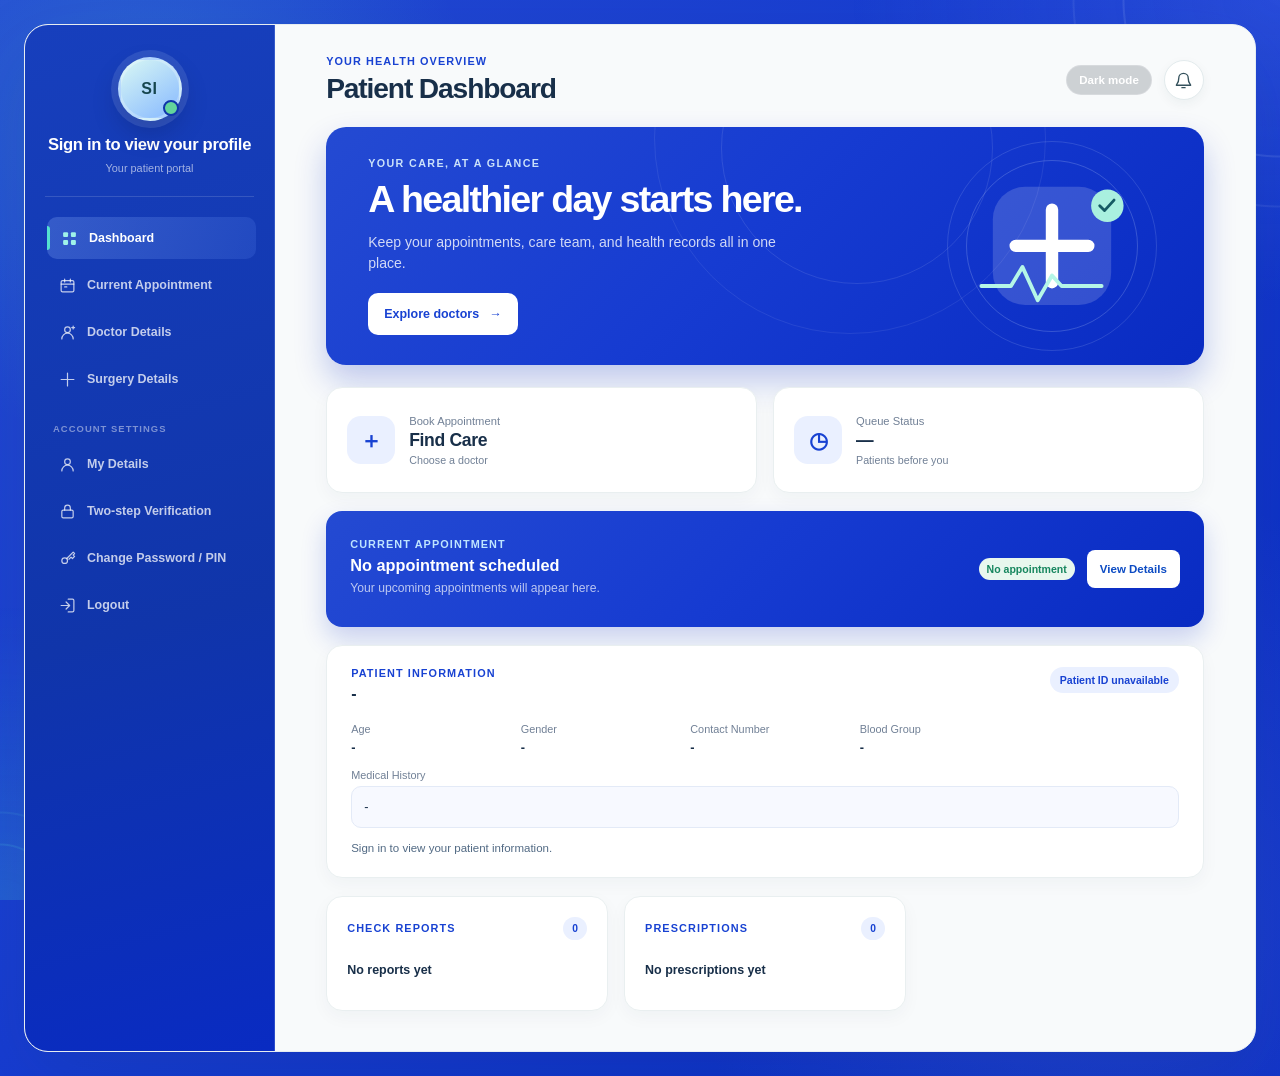
<file: doctor-dashround2.html>
<!doctype html>
<html lang="en">
<head>
    <meta charset="utf-8">
    <meta name="viewport" content="width=device-width, initial-scale=1">
    <title>Patient Dashboard</title>
    <script src="theme.js"></script>
    <link rel="stylesheet" href="doctor-dashround2.css">
    <link rel="stylesheet" href="site-motion.css?v=20261005">
    <script src="api.js"></script>
</head>
<body>
    <main class="dashboard-shell">
        <aside class="sidebar">
            <div class="doctor-avatar patient-avatar-large" id="patientSidebarAvatar" aria-hidden="true">P</div>
            <h1 id="patientSidebarName">Patient</h1>
            <p class="credentials">Your patient portal</p>
            <div class="sidebar-rule"></div>
            <nav aria-label="Dashboard navigation">
                <a class="active" href="#dashboard"><span aria-hidden="true"><svg viewBox="0 0 24 24"><rect x="3" y="3" width="7" height="7" rx="1.5"/><rect x="14" y="3" width="7" height="7" rx="1.5"/><rect x="3" y="14" width="7" height="7" rx="1.5"/><rect x="14" y="14" width="7" height="7" rx="1.5"/></svg></span>Dashboard</a>
                <a href="#current-appointment" onclick="openCurrentAppointment(event)"><span aria-hidden="true"><svg viewBox="0 0 24 24"><rect x="3" y="5" width="18" height="16" rx="2"/><path d="M16 3v4M8 3v4M3 10h18M8 14h3"/></svg></span>Current Appointment</a>
                <a href="#doctor-details" onclick="openDoctorDetails(event)"><span aria-hidden="true"><svg viewBox="0 0 24 24"><circle cx="12" cy="8" r="4"/><path d="M4 21a8 8 0 0 1 16 0M18 5h4M20 3v4"/></svg></span>Doctor Details</a>
                <a href="#surgery-details" onclick="openSurgery(event)"><span aria-hidden="true"><svg viewBox="0 0 24 24"><path d="M12 3v18M3 12h18"/></svg></span>Surgery Details</a>
                <div class="sidebar-settings-label">ACCOUNT SETTINGS</div>
                <a class="sidebar-settings-link" href="#patient-details-settings" onclick="openPatientDetailsSettings(event)"><span aria-hidden="true"><svg viewBox="0 0 24 24"><circle cx="12" cy="8" r="4"/><path d="M4 21a8 8 0 0 1 16 0"/></svg></span>My Details</a>
                <a class="sidebar-settings-link" href="#patient-security" onclick="openPatientSecurity(event)"><span aria-hidden="true"><svg viewBox="0 0 24 24"><rect x="4" y="10" width="16" height="11" rx="2"/><path d="M8 10V7a4 4 0 1 1 8 0v3"/></svg></span>Two-step Verification</a>
                <a class="sidebar-settings-link" href="#patient-password-settings" onclick="openPatientPasswordSettings(event)"><span aria-hidden="true"><svg viewBox="0 0 24 24"><circle cx="8" cy="15" r="4"/><path d="m11 12 9-9 2 2-2 2 2 2-3 3-2-2-3 3"/></svg></span>Change Password / PIN</a>
                <a href="loginround2.html"><span aria-hidden="true"><svg viewBox="0 0 24 24"><path d="M10 17l5-5-5-5M15 12H3M13 3h6a2 2 0 0 1 2 2v14a2 2 0 0 1-2 2h-6"/></svg></span>Logout</a>
            </nav>
        </aside>

        <section class="workspace" id="dashboard">
            <header class="topbar">
                <div><p class="eyebrow">YOUR HEALTH OVERVIEW</p><h2>Patient Dashboard</h2></div>
                <div class="topbar-tools">
                    <button class="theme-toggle" type="button" data-theme-toggle aria-label="Switch to dark mode">
                        <span class="theme-toggle-label">Dark mode</span>
                    </button>
                    <button class="notification-button" type="button" aria-label="Notifications" title="Notifications">
                        <span class="bell-icon" aria-hidden="true"><svg viewBox="0 0 24 24"><path d="M18 9a6 6 0 0 0-12 0c0 7-3 7-3 9h18c0-2-3-2-3-9M10 21h4"/></svg></span>
                        <span class="notification-count" id="notificationCount" hidden>0</span>
                    </button>
                </div>
            </header>
            <aside class="notification-panel" id="notificationPanel" hidden>
                <div class="notification-panel-heading"><strong>Notifications</strong><button type="button" id="markNotificationsRead">Mark read</button></div>
                <div id="notificationList"><p>No notifications yet.</p></div>
            </aside>

            <section class="welcome-hero" aria-label="Welcome">
                <div class="welcome-copy">
                    <p class="hero-kicker">YOUR CARE, AT A GLANCE</p>
                    <h2>A healthier day starts here.</h2>
                    <p>Keep your appointments, care team, and health records all in one place.</p>
                    <button type="button" onclick="openDoctors(event)">Explore doctors <span aria-hidden="true">→</span></button>
                </div>
                <div class="hero-art" aria-hidden="true">
                    <span class="hero-orbit hero-orbit-one"></span>
                    <span class="hero-orbit hero-orbit-two"></span>
                    <svg viewBox="0 0 220 180" role="presentation">
                        <rect x="48" y="28" width="124" height="124" rx="34" fill="rgba(255,255,255,.16)"/>
                        <path d="M110 52v76M72 90h76" stroke="#fff" stroke-width="13" stroke-linecap="round"/>
                        <circle cx="168" cy="48" r="17" fill="#a9f0df"/>
                        <path d="m160 48 5 5 10-11" fill="none" stroke="#155b64" stroke-width="3" stroke-linecap="round" stroke-linejoin="round"/>
                        <path d="M36 132h31l12-20 16 35 15-26 10 11h42" fill="none" stroke="#b5f6e7" stroke-width="4" stroke-linecap="round" stroke-linejoin="round"/>
                    </svg>
                </div>
            </section>

            <section class="metrics" aria-label="Summary metrics">
                <button class="metric metric-action" id="book-appointment" type="button" onclick="openBooking()"><div class="metric-icon">＋</div><div><span>Book Appointment</span><strong>Find Care</strong><small>Choose a doctor</small></div></button>
                <button class="metric metric-action" id="queue-status" type="button" onclick="openQueue()"><div class="metric-icon">◷</div><div><span>Queue Status</span><strong id="queueMetric">—</strong><small>Patients before you</small></div></button>
            </section>

            <article class="current-appointment-banner panel" id="current-appointment">
                <div>
                    <p class="panel-title">Current Appointment</p>
                    <h3 id="current-appointment-title">No appointment scheduled</h3>
                    <p id="current-appointment-date">Your upcoming appointments will appear here.</p>
                    <p class="appointment-action-status" id="currentAppointmentActionStatus" role="status" aria-live="polite"></p>
                </div>
                <div class="appointment-banner-actions">
                    <span class="appointment-state" id="current-appointment-state">No appointment</span>
                    <button type="button" onclick="openCurrentAppointment()">View Details</button>
                    <button type="button" class="appointment-cancel-button" id="cancelAppointmentBannerButton" hidden>Cancel</button>
                </div>
            </article>

            <article class="patient-details panel">
                <div class="details-heading"><div><p class="panel-title">Patient Information</p><h3 id="dashboardPatientName">Loading...</h3></div><span class="patient-id-badge" id="dashboardPatientId">-</span></div>
                <div class="details-grid">
                    <span>Age<strong id="dashboardPatientAge">-</strong></span>
                    <span>Gender<strong id="dashboardPatientGender">-</strong></span>
                    <span>Contact Number<strong id="dashboardPatientPhone">-</strong></span>
                    <span>Blood Group<strong id="dashboardPatientBloodGroup">-</strong></span>
                    <span class="detail-wide detail-history">Medical History<strong id="dashboardPatientHistory">-</strong></span>
                </div>
                <p class="patient-profile-status" id="patientInfoStatus" role="status" aria-live="polite">Loading your profile...</p>
            </article>

            <section class="care-options" aria-label="Patient records">
                <article class="care-panel panel" id="check-reports">
                    <div class="care-panel-heading"><p class="panel-title">Check Reports</p><span id="report-count">0</span></div>
                    <div id="report-list"><div class="care-row"><b>No reports yet</b></div></div>
                </article>
                <article class="care-panel panel" id="patient-prescriptions">
                    <div class="care-panel-heading"><p class="panel-title">Prescriptions</p><span id="prescription-count">0</span></div>
                    <div id="prescription-list"><div class="care-row"><b>No prescriptions yet</b></div></div>
                </article>
            </section>

        </section>
    </main>

    <div class="patient-security-overlay" id="patientSecurityOverlay" hidden>
        <section class="patient-security-modal" role="dialog" aria-modal="true" aria-labelledby="patientSecurityTitle">
            <button class="booking-close" type="button" aria-label="Close security settings" onclick="closePatientSecurity()">×</button>
            <p class="eyebrow">ACCOUNT SECURITY</p>
            <h2 id="patientSecurityTitle">Two-step Password Verification</h2>
            <p>Use your PIN for simple login. Enable this option to request your password after the PIN.</p>
            <label class="patient-security-toggle"><input id="patientTwoStepToggle" type="checkbox"> Enable password verification after PIN</label>
            <p class="booking-status" id="patientSecurityStatus" role="status"></p>
        </section>
    </div>

    <div class="patient-security-overlay" id="patientDetailsOverlay" hidden>
        <section class="patient-security-modal" role="dialog" aria-modal="true" aria-labelledby="patientDetailsTitle">
            <button class="booking-close" type="button" aria-label="Close patient details" onclick="closePatientDetailsSettings()">×</button>
            <p class="eyebrow">ACCOUNT DETAILS</p>
            <h2 id="patientDetailsTitle">My Details</h2>
            <p>Name and phone are required. You can save other details whenever you are ready.</p>
            <form id="patientProfileForm">
                <label class="patient-security-field">Name<input id="patientProfileName" required></label>
                <label class="patient-security-field">Phone<input id="patientProfilePhone" type="tel" required></label>
                <label class="patient-security-field">Email<input id="patientProfileEmail" type="email"></label>
                <label class="patient-security-field">Age<select id="patientProfileAge"><option value="">Select age</option></select></label>
                <label class="patient-security-field">Gender<select id="patientProfileGender">
                    <option value="">Select gender</option>
                    <option>Female</option><option>Male</option><option>Other</option><option>Prefer not to say</option>
                </select></label>
                <label class="patient-security-field">Blood group<select id="patientProfileBloodGroup">
                    <option value="">Select blood group</option>
                    <option>A+</option><option>A-</option><option>B+</option><option>B-</option>
                    <option>AB+</option><option>AB-</option><option>O+</option><option>O-</option><option>Unknown</option>
                </select></label>
                <label class="patient-security-field">Address<input id="patientProfileAddress"></label>
                <label class="patient-security-field">Medical history<textarea id="patientProfileHistory" rows="3"></textarea></label>
                <button class="booking-submit profile-save-button" type="submit">Save Updates</button>
            </form>
            <p class="booking-status" id="patientProfileStatus" role="status"></p>
        </section>
    </div>

    <div class="patient-security-overlay" id="patientPasswordOverlay" hidden>
        <section class="patient-security-modal" role="dialog" aria-modal="true" aria-labelledby="patientPasswordTitle">
            <button class="booking-close" type="button" aria-label="Close password settings" onclick="closePatientPasswordSettings()">×</button>
            <p class="eyebrow">ACCOUNT SECURITY</p>
            <h2 id="patientPasswordTitle">Change Password / PIN</h2>
            <label class="patient-security-field">Current password<input id="patientCurrentPassword" type="password"></label>
            <label class="patient-security-field">New password<input id="patientNewPassword" type="password" minlength="8"></label>
            <label class="patient-security-field">Confirm new password<input id="patientConfirmPassword" type="password" minlength="8"></label>
            <button class="booking-submit" id="changePatientPassword" type="button">Change Password</button>
            <label class="patient-security-field">New security PIN<input id="patientChangePin" type="password" inputmode="numeric" maxlength="4"></label>
            <label class="patient-security-field">Confirm security PIN<input id="patientChangePinConfirm" type="password" inputmode="numeric" maxlength="4"></label>
            <button class="booking-submit" id="changePatientPin" type="button">Change PIN</button>
            <p class="booking-status" id="patientPasswordStatus" role="status"></p>
        </section>
    </div>

    <div class="booking-overlay" id="bookingOverlay" hidden>
        <section class="booking-modal" role="dialog" aria-modal="true" aria-labelledby="bookingTitle">
            <button class="booking-close" type="button" aria-label="Close booking form" onclick="closeBooking()">×</button>
            <p class="eyebrow">BOOK A VISIT</p>
            <h2 id="bookingTitle">Find Care</h2>
            <p class="booking-intro">Choose a doctor and request a convenient appointment.</p>
            <form id="bookingForm">
                <label for="bookingDoctor">Registered and available doctor</label>
                <select id="bookingDoctor" required>
                    <option value="">Loading doctors...</option>
                </select>
                <label for="bookingDate">Preferred date</label>
                <input id="bookingDate" type="date" required>
                <label for="bookingReason">Reason for visit</label>
                <textarea id="bookingReason" rows="3" placeholder="Briefly describe your concern" required></textarea>
                <button class="booking-submit" type="submit">Request Appointment</button>
            </form>
            <p class="booking-status" id="bookingStatus" role="status"></p>
        </section>
    </div>

    <div class="booking-overlay" id="queueOverlay" hidden>
        <section class="booking-modal queue-modal" role="dialog" aria-modal="true" aria-labelledby="queueTitle">
            <button class="booking-close" type="button" aria-label="Close queue status" onclick="closeQueue()">×</button>
            <p class="eyebrow">LIVE QUEUE</p>
            <h2 id="queueTitle">Queue Status</h2>
            <p class="booking-intro">Your appointment is moving forward in real time.</p>
            <div class="queue-status-grid">
                <div><span>Your token</span><strong id="queueToken">—</strong></div>
                <div><span>Now serving</span><strong id="queueNowServing">—</strong></div>
                <div><span>Patients ahead</span><strong id="queueAhead">—</strong></div>
                <div><span>Estimated wait</span><strong id="queueWait">—</strong></div>
            </div>
            <p class="booking-status queue-message" id="queueMessage">Book an appointment to see your live queue.</p>
        </section>
    </div>

    <div class="booking-overlay" id="reportsOverlay" hidden>
        <section class="booking-modal reports-modal" role="dialog" aria-modal="true" aria-labelledby="reportsTitle">
            <button class="booking-close" type="button" aria-label="Close reports" onclick="closeReports()">×</button>
            <p class="eyebrow">HEALTH RECORDS</p>
            <h2 id="reportsTitle">Check Reports</h2>
            <p class="booking-intro">Your latest medical reports are listed below.</p>
            <div class="report-list">
                <div class="report-item"><div><strong>Blood Test Report</strong><small>Updated 28 August 2026 · Normal</small></div><button type="button" onclick="showReportMessage('Blood Test Report selected.')">View</button></div>
                <div class="report-item"><div><strong>Chest X-Ray</strong><small>Updated 15 August 2026 · Normal</small></div><button type="button" onclick="showReportMessage('Chest X-Ray selected.')">View</button></div>
                <div class="report-item"><div><strong>Health Screening</strong><small>Updated 02 July 2026 · Ready</small></div><button type="button" onclick="showReportMessage('Health Screening selected.')">View</button></div>
            </div>
            <p class="booking-status" id="reportStatus" role="status"></p>
        </section>
    </div>

    <div class="booking-overlay" id="surgeryOverlay" hidden>
        <section class="booking-modal surgery-modal" role="dialog" aria-modal="true" aria-labelledby="surgeryTitle">
            <button class="booking-close" type="button" aria-label="Close surgery details" onclick="closeSurgery()">×</button>
            <p class="eyebrow">MEDICAL HISTORY</p>
            <h2 id="surgeryTitle">Surgery Details</h2>
            <div class="surgery-record-list" id="patientSurgeryRecords" aria-live="polite">
                <p class="booking-intro">Loading your surgery records...</p>
            </div>
            <p class="booking-status" id="surgeryStatus" role="status"></p>
            <form class="surgery-edit-form" id="patientSurgeryEditForm" hidden>
                <h3>Edit surgery record</h3>
                <label for="patientSurgeryType">Surgery<input id="patientSurgeryType" required></label>
                <label for="patientSurgeryDate">Date<input id="patientSurgeryDate" type="date"></label>
                <label for="patientSurgerySurgeon">Surgeon<input id="patientSurgerySurgeon"></label>
                <label for="patientSurgeryHospital">Hospital<input id="patientSurgeryHospital"></label>
                <label for="patientSurgeryStatus">Status<input id="patientSurgeryStatus"></label>
                <label for="patientSurgeryFollowUp">Follow-up<input id="patientSurgeryFollowUp"></label>
                <label for="patientSurgeryNotes">Notes<textarea id="patientSurgeryNotes" rows="3"></textarea></label>
                <button class="booking-submit" type="submit">Save surgery record</button>
                <button class="surgery-edit-cancel" id="cancelSurgeryEdit" type="button">Cancel edit</button>
            </form>
        </section>
    </div>

    <div class="booking-overlay" id="doctorOverlay" hidden>
        <section class="booking-modal doctor-modal" role="dialog" aria-modal="true" aria-labelledby="doctorTitle">
            <button class="booking-close" type="button" aria-label="Back to available doctors" title="Back to available doctors" onclick="closeDoctorDetails()">×</button>
            <p class="eyebrow">DOCTOR PROFILE</p>
            <h2 id="doctorTitle">Doctor Details</h2>
            <div class="doctor-profile-head"><div class="doctor-mini-avatar" id="doctorDetailInitials">DR</div><div><strong id="doctorDetailName">Select a doctor</strong><small id="doctorDetailSpecialty">Specialty not provided</small></div></div>
            <div class="doctor-details-grid">
                <span>Doctor ID<strong id="doctorDetailId">—</strong></span>
                <span>Doctor type<strong id="doctorDetailType">—</strong></span>
                <span>License number<strong id="doctorDetailLicense">—</strong></span>
                <span>Qualification<strong id="doctorDetailQualification">—</strong></span>
                <span>Experience<strong id="doctorDetailExperience">—</strong></span>
                <span>Department<strong id="doctorDetailDepartment">—</strong></span>
                <span>Hospital<strong id="doctorDetailHospital">—</strong></span>
                <span>Clinic address<strong id="doctorDetailAddress">—</strong></span>
                <span>Contact<strong id="doctorDetailPhone">—</strong></span>
                <span>Email<strong id="doctorDetailEmail">—</strong></span>
            </div>
            <button class="booking-submit" id="bookSelectedDoctor" type="button">Book this doctor</button>
            <p class="booking-status" id="doctorDetailStatus" role="status"></p>
        </section>
    </div>

    <div class="booking-overlay" id="doctorsOverlay" hidden>
        <section class="booking-modal doctors-modal" role="dialog" aria-modal="true" aria-labelledby="doctorsTitle">
            <button class="booking-close" type="button" aria-label="Close available doctors" onclick="closeDoctors()">×</button>
            <p class="eyebrow">FIND YOUR CARE TEAM</p>
            <h2 id="doctorsTitle">Available Doctors</h2>
            <p class="booking-intro">Browse registered doctors currently available for appointments.</p>
            <div class="doctor-list" id="doctorList" aria-live="polite"><p class="doctor-list-message">Loading registered doctors...</p></div>
            <p class="booking-status" id="doctorListStatus" role="status"></p>
        </section>
    </div>

    <div class="booking-overlay" id="currentAppointmentOverlay" hidden>
        <section class="booking-modal" role="dialog" aria-modal="true" aria-labelledby="currentAppointmentTitle">
            <button class="booking-close" type="button" aria-label="Close current appointment" onclick="closeCurrentAppointment()">×</button>
            <p class="eyebrow">ACTIVE VISIT</p>
            <h2 id="currentAppointmentTitle">Current Appointment</h2>
            <div class="current-appointment-card">
                <span class="appointment-state" id="appointmentModalState">No appointment</span>
                <h3 id="appointmentModalDoctor">No upcoming appointment</h3>
                <p><b>Date:</b> <span id="appointmentModalDate">—</span></p>
                <p><b>Time:</b> <span id="appointmentModalTime">—</span></p>
                <p><b>Token:</b> <span id="appointmentModalToken">—</span></p>
                <p><b>Reason:</b> <span id="appointmentModalReason">—</span></p>
            </div>
            <button class="booking-submit" id="cancelAppointmentButton" type="button" hidden>Cancel Appointment</button>
            <p class="booking-status" id="currentAppointmentStatus" role="status"></p>
        </section>
    </div>

    <div class="booking-overlay" id="careDetailOverlay" hidden>
        <section class="booking-modal" role="dialog" aria-modal="true" aria-labelledby="careDetailTitle">
            <button class="booking-close" type="button" aria-label="Close details" onclick="closeCareDetail()">×</button>
            <p class="eyebrow">PATIENT RECORD</p>
            <h2 id="careDetailTitle">Details</h2>
            <p class="care-detail-copy" id="careDetailCopy"></p>
            <button class="booking-submit" type="button" onclick="closeCareDetail()">Close Record</button>
        </section>
    </div>

    <script>
        const bookingOverlay = document.getElementById('bookingOverlay');
        const bookingForm = document.getElementById('bookingForm');
        const bookingStatus = document.getElementById('bookingStatus');
        const queueOverlay = document.getElementById('queueOverlay');
        const reportsOverlay = document.getElementById('reportsOverlay');
        const surgeryOverlay = document.getElementById('surgeryOverlay');
        const doctorOverlay = document.getElementById('doctorOverlay');
        const doctorsOverlay = document.getElementById('doctorsOverlay');
        const currentAppointmentOverlay = document.getElementById('currentAppointmentOverlay');
        const careDetailOverlay = document.getElementById('careDetailOverlay');
        const patientAccountIdentifier = sessionStorage.getItem('samanIdentifier') || '';
        const doctorList = document.getElementById('doctorList');
        let registeredDoctors = [];
        let selectedDoctor = null;

        function updatePatientSidebar(name) {
            const displayName = String(name || '').trim();
            document.getElementById('patientSidebarName').textContent = displayName || 'Patient';
            const initials = displayName
                ? displayName.split(/\s+/).slice(0, 2).map(part => [...part][0] || '').join('').toUpperCase()
                : 'P';
            document.getElementById('patientSidebarAvatar').textContent = initials || 'P';
        }

        const patientProfileAge = document.getElementById('patientProfileAge');
        for (let age = 0; age <= 120; age += 1) {
            const option = document.createElement('option');
            option.value = String(age);
            option.textContent = String(age);
            patientProfileAge.append(option);
        }

        function getLocalDateStamp() {
            const today = new Date();
            const month = String(today.getMonth() + 1).padStart(2, '0');
            const day = String(today.getDate()).padStart(2, '0');
            return `${today.getFullYear()}-${month}-${day}`;
        }
        document.getElementById('bookingDate').min = getLocalDateStamp();

        function openPatientSecurity(event) {
            if (event) event.preventDefault();
            document.getElementById('patientSecurityOverlay').hidden = false;
        }

        function closePatientSecurity() {
            document.getElementById('patientSecurityOverlay').hidden = true;
        }

        function openPatientDetailsSettings(event) {
            if (event) event.preventDefault();
            document.getElementById('patientDetailsOverlay').hidden = false;
            loadPatientProfile();
        }

        function closePatientDetailsSettings() {
            document.getElementById('patientDetailsOverlay').hidden = true;
        }

        function openPatientPasswordSettings(event) {
            if (event) event.preventDefault();
            document.getElementById('patientPasswordOverlay').hidden = false;
        }

        function closePatientPasswordSettings() {
            document.getElementById('patientPasswordOverlay').hidden = true;
        }

        async function loadPatientProfile() {
            const profileStatus = document.getElementById('patientInfoStatus');
            if (!patientAccountIdentifier) {
                document.getElementById('dashboardPatientName').textContent = '-';
                document.getElementById('dashboardPatientId').textContent = 'Patient ID unavailable';
                updatePatientSidebar('Sign in to view your profile');
                profileStatus.textContent = 'Sign in to view your patient information.';
                return false;
            }
            try {
                const response = await fetch(`${API.baseUrl}/profile`, {
                    method: 'POST', headers: { 'Content-Type': 'application/json' },
                    body: JSON.stringify({ action: 'get', role: 'patient', identifier: patientAccountIdentifier })
                });
                if (!response.ok) {
                    document.getElementById('dashboardPatientName').textContent = '-';
                    document.getElementById('dashboardPatientId').textContent = 'Patient ID unavailable';
                    updatePatientSidebar(response.status === 404 ? 'Profile not found' : 'Profile unavailable');
                    profileStatus.textContent = response.status === 404
                        ? 'Patient profile not found. Sign out and sign in with your registered patient ID or phone number.'
                        : 'Could not load your patient information. Please try again.';
                    return false;
                }
                const { profile } = await response.json();
                if (!profile) {
                    document.getElementById('dashboardPatientName').textContent = '-';
                    document.getElementById('dashboardPatientId').textContent = 'Patient ID unavailable';
                    updatePatientSidebar('Profile not found');
                    profileStatus.textContent = 'Your patient profile was not found.';
                    return false;
                }

                const displayValue = value => value === null || value === undefined || value === '' ? '-' : String(value);
                updatePatientSidebar(profile.name);
                document.getElementById('dashboardPatientName').textContent = displayValue(profile.name);
                document.getElementById('dashboardPatientId').textContent = `Patient ID: ${displayValue(profile.id)}`;
                document.getElementById('dashboardPatientAge').textContent = displayValue(profile.age);
                document.getElementById('dashboardPatientGender').textContent = displayValue(profile.gender);
                document.getElementById('dashboardPatientPhone').textContent = displayValue(profile.phone);
                document.getElementById('dashboardPatientBloodGroup').textContent = displayValue(profile.blood_group);
                document.getElementById('dashboardPatientHistory').textContent = displayValue(profile.medical_history);

                document.getElementById('patientProfileName').value = profile.name || '';
                document.getElementById('patientProfilePhone').value = profile.phone || '';
                document.getElementById('patientProfileEmail').value = profile.email || '';
                document.getElementById('patientProfileAge').value = profile.age ?? '';
                document.getElementById('patientProfileGender').value = profile.gender || '';
                document.getElementById('patientProfileBloodGroup').value = profile.blood_group || '';
                document.getElementById('patientProfileAddress').value = profile.address || '';
                document.getElementById('patientProfileHistory').value = profile.medical_history || '';
                profileStatus.textContent = '';
                return true;
            } catch (error) {
                console.error('Could not load patient profile:', error);
                document.getElementById('dashboardPatientName').textContent = '-';
                document.getElementById('dashboardPatientId').textContent = 'Patient ID unavailable';
                updatePatientSidebar('Profile unavailable');
                profileStatus.textContent = 'Could not connect to load your patient information.';
                return false;
            }
        }

        loadPatientProfile();

        document.getElementById('patientProfileForm').addEventListener('submit', async event => {
            event.preventDefault();
            const status = document.getElementById('patientProfileStatus');
            if (!patientAccountIdentifier) {
                status.textContent = 'Sign in to update your patient information.';
                return;
            }
            try {
                const response = await fetch(`${API.baseUrl}/profile`, {
                    method: 'POST', headers: { 'Content-Type': 'application/json' },
                    body: JSON.stringify({
                        action: 'update', role: 'patient', identifier: patientAccountIdentifier,
                        name: document.getElementById('patientProfileName').value,
                        phone: document.getElementById('patientProfilePhone').value,
                        email: document.getElementById('patientProfileEmail').value,
                        age: document.getElementById('patientProfileAge').value,
                        gender: document.getElementById('patientProfileGender').value,
                        blood_group: document.getElementById('patientProfileBloodGroup').value,
                        address: document.getElementById('patientProfileAddress').value,
                        medical_history: document.getElementById('patientProfileHistory').value
                    })
                });
                const result = await response.json();
                if (!response.ok) {
                    status.textContent = result.message || 'Could not update details.';
                    return;
                }
                const profileRefreshed = await loadPatientProfile();
                status.textContent = profileRefreshed
                    ? 'Details updated successfully.'
                    : 'Details were saved, but the Patient Information card could not be refreshed.';
            } catch (error) {
                console.error('Could not update patient profile:', error);
                status.textContent = 'Cannot connect to the Python backend.';
            }
        });

        document.getElementById('changePatientPassword').addEventListener('click', async () => {
            const newPassword = document.getElementById('patientNewPassword').value;
            const status = document.getElementById('patientPasswordStatus');
            if (newPassword !== document.getElementById('patientConfirmPassword').value) {
                status.textContent = 'New passwords do not match.';
                return;
            }
            const response = await fetch(`${API.baseUrl}/account-password`, {
                method: 'POST', headers: { 'Content-Type': 'application/json' },
                body: JSON.stringify({ role: 'patient', identifier: patientAccountIdentifier, current_password: document.getElementById('patientCurrentPassword').value, new_password: newPassword })
            });
            status.textContent = (await response.json()).message;
        });

        document.getElementById('changePatientPin').addEventListener('click', async () => {
            const pin = document.getElementById('patientChangePin').value;
            const status = document.getElementById('patientPasswordStatus');
            if (!/^\d{4}$/.test(pin) || pin !== document.getElementById('patientChangePinConfirm').value) {
                status.textContent = 'Enter matching 4-digit PINs.';
                return;
            }
            const response = await fetch(`${API.baseUrl}/security/set-pin`, {
                method: 'POST', headers: { 'Content-Type': 'application/json' },
                body: JSON.stringify({ role: 'patient', identifier: patientAccountIdentifier, pin })
            });
            status.textContent = (await response.json()).message;
        });

        async function loadPatientSecurity() {
            if (!patientAccountIdentifier) return;
            const response = await fetch(`${API.baseUrl}/security`, {
                method: 'POST', headers: { 'Content-Type': 'application/json' },
                body: JSON.stringify({ action: 'get', role: 'patient', identifier: patientAccountIdentifier })
            });
            if (response.ok) document.getElementById('patientTwoStepToggle').checked = (await response.json()).two_step_enabled;
        }

        document.getElementById('patientTwoStepToggle').addEventListener('change', async event => {
            const enabled = event.target.checked;
            document.getElementById('patientSecurityStatus').textContent = enabled
                ? 'Password verification enabled after PIN.'
                : 'Password verification disabled after PIN.';
            const response = await fetch(`${API.baseUrl}/security`, {
                method: 'POST', headers: { 'Content-Type': 'application/json' },
                body: JSON.stringify({ action: 'update', role: 'patient', identifier: patientAccountIdentifier, enabled })
            });
            document.getElementById('patientSecurityStatus').textContent = response.ok ? 'Two-step setting saved.' : 'Could not save setting.';
        });

        loadPatientSecurity();

        function openBooking() {
            populateBookingDoctors();
            if (!registeredDoctors.length) {
                bookingStatus.textContent = 'Loading the registered doctor list...';
                loadDoctors();
            }
            bookingOverlay.hidden = false;
            document.getElementById('bookingDoctor').focus();
        }

        function closeBooking() {
            bookingOverlay.hidden = true;
            bookingStatus.textContent = '';
        }

        async function openQueue() {
            await loadPatientRecords();
            queueOverlay.hidden = false;
        }

        function closeQueue() {
            queueOverlay.hidden = true;
        }

        function openReports(event) {
            event.preventDefault();
            reportsOverlay.hidden = false;
        }

        function closeReports() {
            reportsOverlay.hidden = true;
            document.getElementById('reportStatus').textContent = '';
        }

        function showReportMessage(message) {
            document.getElementById('reportStatus').textContent = message;
        }

        let patientSurgeryRecords = [];

        function openSurgery(event) {
            event.preventDefault();
            surgeryOverlay.hidden = false;
            document.getElementById('patientSurgeryEditForm').hidden = true;
            loadPatientSurgeryRecords();
        }

        function closeSurgery() {
            surgeryOverlay.hidden = true;
            document.getElementById('patientSurgeryEditForm').hidden = true;
        }

        function renderPatientSurgeryRecords() {
            const list = document.getElementById('patientSurgeryRecords');
            list.replaceChildren();
            if (!patientSurgeryRecords.length) {
                const empty = document.createElement('p');
                empty.className = 'booking-intro';
                empty.textContent = 'No surgery records have been added.';
                list.append(empty);
                return;
            }

            patientSurgeryRecords.forEach(record => {
                const card = document.createElement('article');
                card.className = 'surgery-group';
                const heading = document.createElement('h3');
                heading.textContent = record.surgery_type || 'Surgery';
                const grid = document.createElement('div');
                grid.className = 'surgery-info-grid';
                const fields = [
                    ['Date', record.surgery_date],
                    ['Surgeon', record.surgeon],
                    ['Hospital', record.hospital],
                    ['Status', record.status],
                    ['Follow-up', record.follow_up],
                    ['Notes', record.notes]
                ];
                fields.forEach(([label, value]) => {
                    const item = document.createElement('span');
                    item.append(`${label}: `);
                    const detail = document.createElement('strong');
                    detail.textContent = value || 'Not provided';
                    item.append(detail);
                    grid.append(item);
                });
                const editButton = document.createElement('button');
                editButton.type = 'button';
                editButton.className = 'surgery-edit-button';
                editButton.textContent = 'Edit record';
                editButton.addEventListener('click', () => openPatientSurgeryEditor(record));
                card.append(heading, grid, editButton);
                list.append(card);
            });
        }

        async function loadPatientSurgeryRecords() {
            const status = document.getElementById('surgeryStatus');
            const list = document.getElementById('patientSurgeryRecords');
            status.textContent = '';
            list.textContent = 'Loading your surgery records...';
            try {
                patientSurgeryRecords = await API.getSurgeryRecords(patientAccountIdentifier, null, 'patient');
                renderPatientSurgeryRecords();
            } catch (error) {
                console.error('Could not load surgery records:', error);
                list.textContent = 'Could not load your surgery records. Please try again.';
                status.textContent = error.message;
            }
        }

        function openPatientSurgeryEditor(record) {
            document.getElementById('patientSurgeryType').value = record.surgery_type || '';
            document.getElementById('patientSurgeryDate').value = record.surgery_date || '';
            document.getElementById('patientSurgerySurgeon').value = record.surgeon || '';
            document.getElementById('patientSurgeryHospital').value = record.hospital || '';
            document.getElementById('patientSurgeryStatus').value = record.status || '';
            document.getElementById('patientSurgeryFollowUp').value = record.follow_up || '';
            document.getElementById('patientSurgeryNotes').value = record.notes || '';
            document.getElementById('patientSurgeryEditForm').dataset.surgeryId = String(record.id);
            document.getElementById('patientSurgeryEditForm').hidden = false;
            document.getElementById('patientSurgeryType').focus();
        }

        document.getElementById('cancelSurgeryEdit').addEventListener('click', () => {
            document.getElementById('patientSurgeryEditForm').hidden = true;
        });

        document.getElementById('patientSurgeryEditForm').addEventListener('submit', async event => {
            event.preventDefault();
            const form = event.currentTarget;
            const status = document.getElementById('surgeryStatus');
            try {
                await API.saveSurgeryRecord({
                    role: 'patient',
                    patient_id: patientAccountIdentifier,
                    surgery_id: Number(form.dataset.surgeryId),
                    surgery_type: document.getElementById('patientSurgeryType').value.trim(),
                    surgery_date: document.getElementById('patientSurgeryDate').value,
                    surgeon: document.getElementById('patientSurgerySurgeon').value.trim(),
                    hospital: document.getElementById('patientSurgeryHospital').value.trim(),
                    status: document.getElementById('patientSurgeryStatus').value.trim(),
                    follow_up: document.getElementById('patientSurgeryFollowUp').value.trim(),
                    notes: document.getElementById('patientSurgeryNotes').value.trim()
                });
                status.textContent = 'Surgery record updated. Your doctor has been notified.';
                form.hidden = true;
                await loadPatientSurgeryRecords();
            } catch (error) {
                console.error('Could not update surgery record:', error);
                status.textContent = error.message || 'Could not update this surgery record.';
            }
        });

        function openDoctorDetails(event) {
            event.preventDefault();
            if (selectedDoctor) {
                showDoctorDetails(selectedDoctor);
                return;
            }
            openDoctors(event);
        }

        function closeDoctorDetails() {
            doctorOverlay.hidden = true;
            selectedDoctor = null;
            doctorsOverlay.hidden = false;
        }

        function openDoctors(event) {
            if (event) event.preventDefault();
            doctorsOverlay.hidden = false;
            loadDoctors();
        }

        function closeDoctors() {
            doctorsOverlay.hidden = true;
        }

        function openCurrentAppointment(event) {
            if (event) event.preventDefault();
            loadPatientRecords();
            currentAppointmentOverlay.hidden = false;
        }

        function closeCurrentAppointment() {
            currentAppointmentOverlay.hidden = true;
        }

        function openCareDetail(title, details) {
            document.getElementById('careDetailTitle').textContent = title;
            document.getElementById('careDetailCopy').textContent = details;
            careDetailOverlay.hidden = false;
        }

        function closeCareDetail() {
            careDetailOverlay.hidden = true;
        }

        function downloadPatientRecord(filename, title, content) {
            const file = new Blob([`${title}\n\n${content}\n`], { type: 'text/plain;charset=utf-8' });
            const url = URL.createObjectURL(file);
            const link = document.createElement('a');
            link.href = url;
            link.download = filename;
            document.body.append(link);
            link.click();
            link.remove();
            window.setTimeout(() => URL.revokeObjectURL(url), 1000);
        }

        function safeFilename(value) {
            return String(value || 'record').replace(/[^a-z0-9_-]+/gi, '-').replace(/^-|-$/g, '') || 'record';
        }

        function renderLabReports(reports) {
            const list = document.getElementById('report-list');
            list.replaceChildren();
            document.getElementById('report-count').textContent = reports.length;
            if (!reports.length) {
                const empty = document.createElement('div');
                empty.className = 'care-row';
                const message = document.createElement('b');
                message.textContent = 'No reports yet';
                empty.append(message);
                list.append(empty);
                return;
            }

            reports.forEach(report => {
                const row = document.createElement('div');
                row.className = 'care-row';
                const summary = document.createElement('b');
                summary.textContent = report.report_type || 'Lab Report';
                const details = document.createElement('small');
                details.textContent = report.report_data || '';
                summary.append(details);
                const viewButton = document.createElement('button');
                viewButton.type = 'button';
                viewButton.textContent = 'View';
                viewButton.addEventListener('click', () => {
                    openCareDetail('Lab Report', `${report.report_type || 'Lab Report'}: ${report.report_data || ''}`);
                });
                const downloadButton = document.createElement('button');
                downloadButton.type = 'button';
                downloadButton.textContent = 'Download';
                downloadButton.setAttribute('aria-label', `Download ${report.report_type || 'lab report'}`);
                downloadButton.addEventListener('click', () => {
                    downloadPatientRecord(
                        `${safeFilename(report.report_type)}-report.txt`,
                        report.report_type || 'Lab Report',
                        [
                            `Patient ID: ${patientAccountIdentifier}`,
                            report.doctor_id && `Doctor ID: ${report.doctor_id}`,
                            report.created_at && `Date: ${report.created_at}`,
                            '',
                            report.report_data || ''
                        ].filter(Boolean).join('\n')
                    );
                });
                const actions = document.createElement('div');
                actions.className = 'record-actions';
                actions.append(viewButton, downloadButton);
                row.append(summary, actions);
                list.append(row);
            });
        }

        function renderPatientPrescriptions(prescriptions) {
            const list = document.getElementById('prescription-list');
            list.replaceChildren();
            document.getElementById('prescription-count').textContent = prescriptions.length;
            if (!prescriptions.length) {
                const empty = document.createElement('div');
                empty.className = 'care-row';
                const message = document.createElement('b');
                message.textContent = 'No prescriptions yet';
                empty.append(message);
                list.append(empty);
                return;
            }

            prescriptions.forEach(prescription => {
                const name = prescription.medicine_name || 'Prescription';
                const instructions = [
                    prescription.dosage && `Dosage: ${prescription.dosage}`,
                    prescription.frequency && `Frequency: ${prescription.frequency}`,
                    prescription.duration && `Duration: ${prescription.duration}`
                ].filter(Boolean);
                const row = document.createElement('div');
                row.className = 'care-row';
                const summary = document.createElement('b');
                summary.textContent = name;
                const details = document.createElement('small');
                details.textContent = instructions.join(' · ') || 'No instructions provided.';
                summary.append(details);
                const downloadButton = document.createElement('button');
                downloadButton.type = 'button';
                downloadButton.textContent = 'Download';
                downloadButton.setAttribute('aria-label', `Download prescription for ${name}`);
                downloadButton.addEventListener('click', () => {
                    downloadPatientRecord(
                        `${safeFilename(name)}-prescription.txt`,
                        'Prescription',
                        [
                            `Patient ID: ${patientAccountIdentifier}`,
                            prescription.doctor_id && `Doctor ID: ${prescription.doctor_id}`,
                            prescription.created_at && `Date: ${prescription.created_at}`,
                            `Medicine: ${name}`,
                            ...instructions
                        ].filter(Boolean).join('\n')
                    );
                });
                row.append(summary, downloadButton);
                list.append(row);
            });
        }

        bookingOverlay.addEventListener('click', event => {
            if (event.target === bookingOverlay) closeBooking();
        });

        queueOverlay.addEventListener('click', event => {
            if (event.target === queueOverlay) closeQueue();
        });

        reportsOverlay.addEventListener('click', event => {
            if (event.target === reportsOverlay) closeReports();
        });

        surgeryOverlay.addEventListener('click', event => {
            if (event.target === surgeryOverlay) closeSurgery();
        });

        doctorOverlay.addEventListener('click', event => {
            if (event.target === doctorOverlay) closeDoctorDetails();
        });

        doctorsOverlay.addEventListener('click', event => {
            if (event.target === doctorsOverlay) closeDoctors();
        });

        currentAppointmentOverlay.addEventListener('click', event => {
            if (event.target === currentAppointmentOverlay) closeCurrentAppointment();
        });

        careDetailOverlay.addEventListener('click', event => {
            if (event.target === careDetailOverlay) closeCareDetail();
        });

        function doctorSpecialty(doctor) {
            return doctor.specialization || doctor.department || doctor.doctor_type || 'Specialty not listed';
        }

        function doctorDisplayName(doctor) {
            const name = doctor.name || 'Doctor';
            return /^dr\.?\s/i.test(name) ? name : `Dr. ${name}`;
        }

        function doctorInitials(doctor) {
            return String(doctor.name || 'Doctor')
                .replace(/^Dr\.?\s*/i, '')
                .split(/\s+/)
                .filter(Boolean)
                .slice(0, 2)
                .map(part => part[0].toUpperCase())
                .join('') || 'DR';
        }

        function populateBookingDoctors(preferredDoctorId = '') {
            const select = document.getElementById('bookingDoctor');
            select.replaceChildren(new Option('Select a doctor', ''));
            registeredDoctors.forEach(doctor => {
                const option = new Option(`${doctorDisplayName(doctor)} · ${doctorSpecialty(doctor)} · Available`, doctor.id);
                select.add(option);
            });
            if (preferredDoctorId && registeredDoctors.some(doctor => doctor.id === preferredDoctorId)) {
                select.value = preferredDoctorId;
            }
            select.disabled = registeredDoctors.length === 0;
        }

        function renderDoctorList() {
            doctorList.replaceChildren();
            if (!registeredDoctors.length) {
                const message = document.createElement('p');
                message.className = 'doctor-list-message';
                message.textContent = 'No registered doctors are available yet.';
                doctorList.append(message);
                return;
            }

            registeredDoctors.forEach(doctor => {
                const item = document.createElement('article');
                item.className = 'doctor-list-item';
                const avatar = document.createElement('span');
                avatar.className = 'doctor-mini-avatar';
                avatar.textContent = doctorInitials(doctor);
                const summary = document.createElement('div');
                const name = document.createElement('strong');
                name.textContent = doctorDisplayName(doctor);
                const specialtyLine = document.createElement('small');
                specialtyLine.textContent = [
                    doctorSpecialty(doctor),
                    doctor.hospital,
                    doctor.experience ? `${doctor.experience} years experience` : ''
                ].filter(Boolean).join(' · ');
                summary.append(name, specialtyLine);
                const availabilityBadge = document.createElement('b');
                availabilityBadge.className = 'available';
                availabilityBadge.textContent = 'Available';
                const actions = document.createElement('div');
                actions.className = 'doctor-card-actions';
                const detailsButton = document.createElement('button');
                detailsButton.className = 'doctor-details-button';
                detailsButton.type = 'button';
                detailsButton.textContent = 'Details';
                detailsButton.addEventListener('click', () => showDoctorDetails(doctor));
                const bookButton = document.createElement('button');
                bookButton.className = 'doctor-book-button';
                bookButton.type = 'button';
                bookButton.textContent = 'Book';
                bookButton.addEventListener('click', () => startDoctorBooking(doctor));
                actions.append(detailsButton, bookButton);
                item.append(avatar, summary, availabilityBadge, actions);
                doctorList.append(item);
            });
        }

        async function loadDoctors() {
            const status = document.getElementById('doctorListStatus');
            status.textContent = '';
            try {
                registeredDoctors = await API.getDoctors();
                populateBookingDoctors(document.getElementById('bookingDoctor').value);
                renderDoctorList();
                if (!registeredDoctors.length) {
                    status.textContent = 'No registered doctors are available for booking right now.';
                    if (!bookingOverlay.hidden) bookingStatus.textContent = status.textContent;
                } else if (!bookingOverlay.hidden) {
                    bookingStatus.textContent = '';
                }
            } catch (error) {
                console.error('Could not load registered doctors:', error);
                registeredDoctors = [];
                populateBookingDoctors();
                renderDoctorList();
                status.textContent = 'Could not load the doctor directory. Check your connection and try again.';
                if (!bookingOverlay.hidden) {
                    bookingStatus.textContent = 'Could not load registered doctors. Check your connection and try again.';
                }
            }
        }

        function showDoctorDetails(doctor) {
            selectedDoctor = doctor;
            document.getElementById('doctorDetailInitials').textContent = doctorInitials(doctor);
            document.getElementById('doctorDetailName').textContent = doctorDisplayName(doctor);
            document.getElementById('doctorDetailSpecialty').textContent = doctorSpecialty(doctor);
            document.getElementById('doctorDetailId').textContent = doctor.id || '—';
            document.getElementById('doctorDetailType').textContent = doctor.doctor_type || 'Not provided';
            document.getElementById('doctorDetailLicense').textContent = doctor.license_number || 'Not provided';
            document.getElementById('doctorDetailQualification').textContent = doctor.qualification || 'Not provided';
            document.getElementById('doctorDetailExperience').textContent =
                doctor.experience !== null && doctor.experience !== undefined && doctor.experience !== ''
                    ? `${doctor.experience} years` : 'Not provided';
            document.getElementById('doctorDetailDepartment').textContent = doctor.department || doctorSpecialty(doctor);
            document.getElementById('doctorDetailHospital').textContent = doctor.hospital || 'Not provided';
            document.getElementById('doctorDetailAddress').textContent = doctor.clinic_address || 'Not provided';
            document.getElementById('doctorDetailPhone').textContent = doctor.phone || 'Not provided';
            document.getElementById('doctorDetailEmail').textContent = doctor.email || 'Not provided';
            document.getElementById('doctorDetailStatus').textContent = '';
            doctorsOverlay.hidden = true;
            doctorOverlay.hidden = false;
        }

        function startDoctorBooking(doctor) {
            selectedDoctor = doctor;
            populateBookingDoctors(doctor.id);
            doctorsOverlay.hidden = true;
            doctorOverlay.hidden = true;
            bookingStatus.textContent = '';
            bookingOverlay.hidden = false;
            document.getElementById('bookingDate').focus();
        }

        document.getElementById('bookSelectedDoctor').addEventListener('click', () => {
            if (selectedDoctor) startDoctorBooking(selectedDoctor);
        });

        loadDoctors();

        const patientIdentifier = sessionStorage.getItem('samanIdentifier') || '';
        const notificationButton = document.querySelector('.notification-button');
        const notificationPanel = document.getElementById('notificationPanel');
        const notificationList = document.getElementById('notificationList');
        const notificationCount = document.getElementById('notificationCount');

        async function loadNotifications() {
            if (!patientIdentifier) return;
            const response = await fetch(`${API.baseUrl}/notifications`, {
                method: 'POST', headers: { 'Content-Type': 'application/json' },
                body: JSON.stringify({ recipient_id: patientIdentifier })
            });
            if (!response.ok) return;
            const data = await response.json();
            notificationCount.textContent = data.unread;
            notificationCount.hidden = !data.unread;
            notificationList.innerHTML = data.notifications.length
                ? data.notifications.map(item => `<p class="notification-item">${item.message}<small>${new Date(item.created_at).toLocaleString()}</small></p>`).join('')
                : '<p>No notifications yet.</p>';
        }

        notificationButton.addEventListener('click', () => {
            notificationPanel.hidden = !notificationPanel.hidden;
            if (!notificationPanel.hidden) loadNotifications();
        });
        document.getElementById('markNotificationsRead').addEventListener('click', async () => {
            await fetch(`${API.baseUrl}/notifications`, { method: 'POST', headers: { 'Content-Type': 'application/json' }, body: JSON.stringify({ action: 'mark_read', recipient_id: patientIdentifier }) });
            loadNotifications();
        });
        loadNotifications();

        bookingForm.addEventListener('submit', async event => {
            event.preventDefault();
            if (!patientIdentifier) {
                bookingStatus.textContent = 'Please sign in before booking an appointment.';
                return;
            }
            const doctorId = document.getElementById('bookingDoctor').value;
            if (!registeredDoctors.some(doctor => doctor.id === doctorId)) {
                bookingStatus.textContent = 'Choose a doctor from the registered doctor directory.';
                return;
            }
            const appointmentDate = document.getElementById('bookingDate').value;
            if (appointmentDate < getLocalDateStamp()) {
                bookingStatus.textContent = 'Choose today or a future date for your appointment.';
                return;
            }
            const appointment = await API.addAppointment({
                doctor_id: doctorId,
                patient_id: patientIdentifier,
                appointment_date: appointmentDate,
                appointment_time: 'To be confirmed',
                status: 'requested',
                notes: document.getElementById('bookingReason').value
            });
            if (!appointment) {
                bookingStatus.textContent = 'Could not send appointment request. Please check the details and try again.';
                return;
            }
            bookingStatus.textContent = `Request sent. Your token is #${String(appointment.token_number).padStart(3, '0')}. The doctor has been notified.`;
            const bookedDoctorId = doctorId;
            bookingForm.reset();
            populateBookingDoctors(bookedDoctorId);
            await Promise.all([loadNotifications(), loadPatientRecords()]);
        });

        let patientAppointments = [];
        let currentPatientAppointment = null;
        const terminalAppointmentStatuses = new Set(['cancelled', 'completed']);

        function appointmentToken(appointment) {
            return appointment && appointment.token_number
                ? `#${String(appointment.token_number).padStart(3, '0')}`
                : '—';
        }

        function renderCurrentAppointment() {
            const today = getLocalDateStamp();
            const activeAppointments = patientAppointments.filter(appointment =>
                !terminalAppointmentStatuses.has(appointment.status)
            );
            currentPatientAppointment = activeAppointments.find(appointment => appointment.appointment_date >= today)
                || activeAppointments[0]
                || null;

            const title = document.getElementById('current-appointment-title');
            const date = document.getElementById('current-appointment-date');
            const state = document.getElementById('current-appointment-state');
            const modalState = document.getElementById('appointmentModalState');
            const cancelButton = document.getElementById('cancelAppointmentButton');
            const bannerCancelButton = document.getElementById('cancelAppointmentBannerButton');
            if (!currentPatientAppointment) {
                title.textContent = 'No appointment scheduled';
                date.textContent = 'Your upcoming appointments will appear here.';
                state.textContent = 'No appointment';
                modalState.textContent = 'No appointment';
                document.getElementById('appointmentModalDoctor').textContent = 'No upcoming appointment';
                document.getElementById('appointmentModalDate').textContent = '—';
                document.getElementById('appointmentModalTime').textContent = '—';
                document.getElementById('appointmentModalToken').textContent = '—';
                document.getElementById('appointmentModalReason').textContent = '—';
                cancelButton.hidden = true;
                bannerCancelButton.hidden = true;
                document.getElementById('currentAppointmentStatus').textContent = '';
                document.getElementById('currentAppointmentActionStatus').textContent = '';
                document.getElementById('queueMetric').textContent = '—';
                document.getElementById('queueToken').textContent = '—';
                document.getElementById('queueNowServing').textContent = '—';
                document.getElementById('queueAhead').textContent = '—';
                document.getElementById('queueWait').textContent = '—';
                document.getElementById('queueMessage').textContent = 'Book an appointment to see your live queue.';
                return;
            }

            const appointment = currentPatientAppointment;
            const status = (appointment.status || 'requested').replaceAll('_', ' ');
            title.textContent = `Appointment with Doctor ${appointment.doctor_id}`;
            date.textContent = `${appointment.appointment_date} · ${appointment.appointment_time} · Token ${appointmentToken(appointment)} · ${status}`;
            state.textContent = status.charAt(0).toUpperCase() + status.slice(1);
            modalState.textContent = state.textContent;
            document.getElementById('appointmentModalDoctor').textContent = `Doctor ${appointment.doctor_id}`;
            document.getElementById('appointmentModalDate').textContent = appointment.appointment_date || '—';
            document.getElementById('appointmentModalTime').textContent = appointment.appointment_time || '—';
            document.getElementById('appointmentModalToken').textContent = appointmentToken(appointment);
            document.getElementById('appointmentModalReason').textContent = appointment.notes || 'Not provided';
            const canCancel = appointment.appointment_date >= today
                && !['ongoing', 'completed', 'cancelled'].includes(appointment.status);
            cancelButton.hidden = !canCancel;
            bannerCancelButton.hidden = !canCancel;
        }

        async function refreshAppointmentQueue() {
            const appointment = currentPatientAppointment;
            if (!appointment) return;
            const schedule = await API.getAppointmentsByDoctor(appointment.doctor_id);
            const sameDay = schedule.filter(item =>
                item.appointment_date === appointment.appointment_date
                && !terminalAppointmentStatuses.has(item.status)
            );
            const ahead = appointment.status === 'ongoing' ? 0 : sameDay.filter(item =>
                Number(item.token_number) < Number(appointment.token_number)
                && item.status !== 'ongoing'
            ).length;
            const serving = sameDay.find(item => item.status === 'ongoing');
            const queueToken = appointmentToken(appointment);
            document.getElementById('queueToken').textContent = queueToken;
            document.getElementById('queueNowServing').textContent = serving ? appointmentToken(serving) : '—';
            document.getElementById('queueAhead').textContent = String(ahead).padStart(2, '0');
            document.getElementById('queueWait').textContent = appointment.status === 'ongoing'
                ? 'In progress' : ahead ? `~${ahead * 15} min` : 'Next';
            document.getElementById('queueMetric').textContent = String(ahead).padStart(2, '0');
            document.getElementById('queueMessage').textContent = appointment.status === 'ongoing'
                ? 'The doctor is ready for you.'
                : appointment.appointment_date > getLocalDateStamp()
                    ? `Your queue details will update on ${appointment.appointment_date}.`
                    : serving ? `${queueToken} is waiting. ${appointmentToken(serving)} is being seen now.`
                        : 'Your token is in the queue. Queue status refreshes automatically.';
        }

        async function cancelCurrentAppointment() {
            const appointment = currentPatientAppointment;
            if (!appointment || !window.confirm(`Cancel appointment token ${appointmentToken(appointment)}?`)) return;
            const updated = await API.updateAppointmentStatus(appointment.id, 'cancelled', { patient_id: patientIdentifier });
            const status = document.getElementById('currentAppointmentStatus');
            const bannerStatus = document.getElementById('currentAppointmentActionStatus');
            if (!updated) {
                const message = 'Could not cancel this appointment. It may already be in progress.';
                status.textContent = message;
                bannerStatus.textContent = message;
                return;
            }
            const message = `Appointment ${appointmentToken(updated)} cancelled.`;
            status.textContent = message;
            bannerStatus.textContent = message;
            await loadPatientRecords();
        }
        document.getElementById('cancelAppointmentButton').addEventListener('click', cancelCurrentAppointment);
        document.getElementById('cancelAppointmentBannerButton').addEventListener('click', cancelCurrentAppointment);

        async function loadPatientRecords() {
            const patientId = patientIdentifier;
            if (!patientId) {
                patientAppointments = [];
                renderCurrentAppointment();
                return;
            }

            try {
                const [appointments, reports, prescriptions] = await Promise.all([
                    API.getAppointmentsByPatient(patientId),
                    API.getLabReports(patientId),
                    API.getPrescriptions(patientId)
                ]);

                patientAppointments = appointments.sort((first, second) =>
                    `${first.appointment_date} ${first.appointment_time}`.localeCompare(`${second.appointment_date} ${second.appointment_time}`)
                );
                renderCurrentAppointment();
                await refreshAppointmentQueue();

                renderLabReports(reports);
                renderPatientPrescriptions(prescriptions);
            } catch (error) {
                console.error('Could not refresh patient appointments and records:', error);
                document.getElementById('current-appointment-date').textContent =
                    'Unable to refresh appointments. Please check your connection and try again.';
            }
        }

        loadPatientRecords();
    </script>
</body>
</html>
</file>
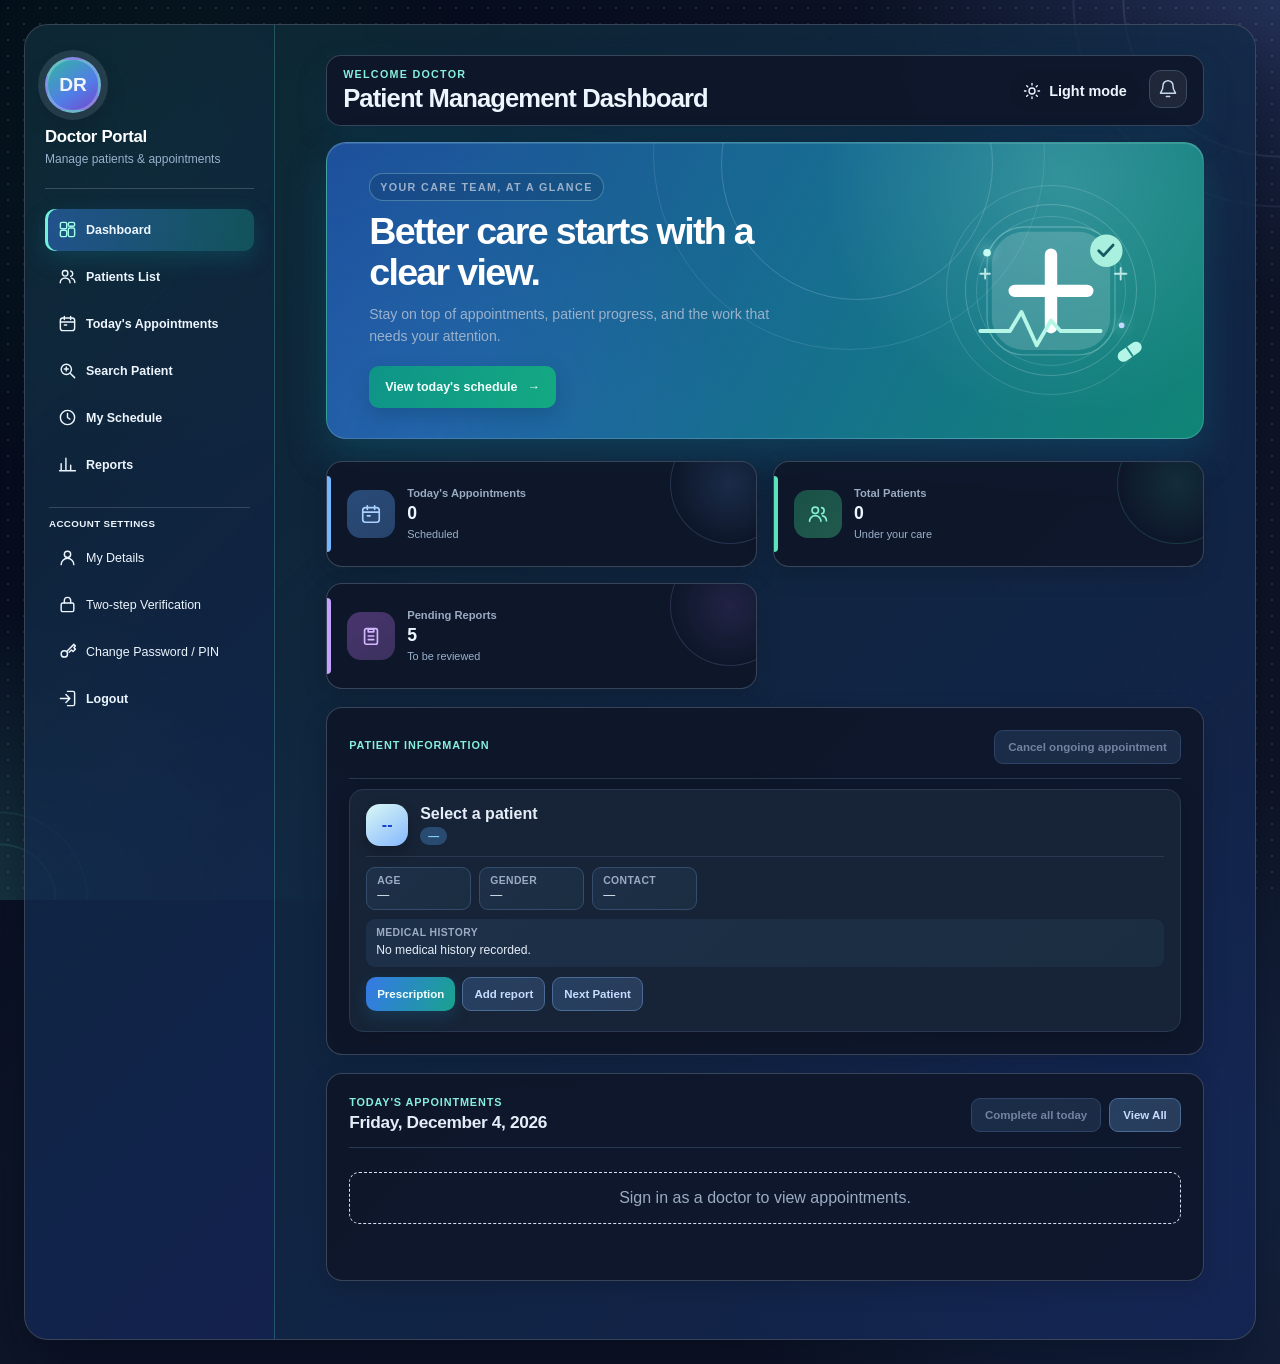
<file: doctor-details-dashboard.html>
<!doctype html>
<html lang="en" data-theme="dark">
<head>
    <meta charset="utf-8">
    <meta name="viewport" content="width=device-width, initial-scale=1">
    <title>Doctor Dashboard - Patient Management</title>
    <link rel="stylesheet" href="doctor-details-dashboard.css">
    <link rel="stylesheet" href="site-motion.css?v=20261005">
    <script src="api.js"></script>
</head>
<body>
    <main class="dashboard-shell">
        <aside class="sidebar">
            <div class="doctor-avatar doctor-avatar-large" aria-hidden="true">DR</div>
            <h1>Doctor Portal</h1>
            <p class="credentials">Manage patients & appointments</p>
            <div class="sidebar-rule"></div>
            <nav aria-label="Doctor Dashboard navigation">
                <a class="active" href="#dashboard"><span><svg viewBox="0 0 24 24" aria-hidden="true"><rect x="3" y="3" width="8" height="8" rx="2"/><rect x="13" y="3" width="8" height="5" rx="2"/><rect x="13" y="10" width="8" height="11" rx="2"/><rect x="3" y="13" width="8" height="8" rx="2"/></svg></span>Dashboard</a>
                <a href="#patientListModal" onclick="openPatientList(event)"><span><svg viewBox="0 0 24 24" aria-hidden="true"><circle cx="9" cy="8" r="3.5"/><path d="M2.8 20a6.2 6.2 0 0 1 12.4 0M16 5a3.5 3.5 0 0 1 0 6.8M17 14a5.7 5.7 0 0 1 4.2 5.5"/></svg></span>Patients List</a>
                <a href="#today-appointments" onclick="openTodayAppointments(event)"><span><svg viewBox="0 0 24 24" aria-hidden="true"><rect x="3" y="5" width="18" height="16" rx="3"/><path d="M16 3v4M8 3v4M3 10h18M8 14h3"/></svg></span>Today's Appointments</a>
                <a href="#patient-details" onclick="openPatientSearch(event)"><span><svg viewBox="0 0 24 24" aria-hidden="true"><circle cx="10.5" cy="10.5" r="6.5"/><path d="m16 16 5 5M8 10h5M10.5 7.5v5"/></svg></span>Search Patient</a>
                <a href="#schedule" onclick="openSchedule(event)"><span><svg viewBox="0 0 24 24" aria-hidden="true"><circle cx="12" cy="12" r="9"/><path d="M12 7v5l3 2"/></svg></span>My Schedule</a>
                <a href="#reports" onclick="openReports(event)"><span><svg viewBox="0 0 24 24" aria-hidden="true"><path d="M4 20V11M10 20V4M16 20v-7M22 20H2"/></svg></span>Reports</a>
                <div class="sidebar-settings-label">ACCOUNT SETTINGS</div>
                <a class="sidebar-settings-link" href="#my-details" onclick="openMyDetails(event)"><span><svg viewBox="0 0 24 24" aria-hidden="true"><circle cx="12" cy="8" r="4"/><path d="M4 21a8 8 0 0 1 16 0"/></svg></span>My Details</a>
                <a class="sidebar-settings-link" href="#security-settings" onclick="openSecuritySettings(event)"><span><svg viewBox="0 0 24 24" aria-hidden="true"><rect x="4" y="10" width="16" height="11" rx="2"/><path d="M8 10V7a4 4 0 1 1 8 0v3"/></svg></span>Two-step Verification</a>
                <a class="sidebar-settings-link" href="#password-settings" onclick="openPasswordSettings(event)"><span><svg viewBox="0 0 24 24" aria-hidden="true"><circle cx="8" cy="15" r="4"/><path d="m11 12 9-9 2 2-2 2 2 2-3 3-2-2-3 3"/></svg></span>Change Password / PIN</a>
                <a href="loginround2.html"><span><svg viewBox="0 0 24 24" aria-hidden="true"><path d="M10 17l5-5-5-5M15 12H3"/><path d="M12 3h7a2 2 0 0 1 2 2v14a2 2 0 0 1-2 2h-7"/></svg></span>Logout</a>
            </nav>
        </aside>

        <section class="workspace" id="dashboard">
            <header class="topbar">
                <div>
                    <p class="eyebrow">WELCOME DOCTOR</p>
                    <h2>Patient Management Dashboard</h2>
                </div>
                <div class="topbar-tools">
                    <button class="theme-toggle" id="themeToggle" type="button" aria-label="Switch to light mode" title="Switch to light mode">
                        <svg class="theme-icon theme-icon-sun" viewBox="0 0 24 24" aria-hidden="true"><circle cx="12" cy="12" r="4"/><path d="M12 2v2m0 16v2M4.93 4.93l1.42 1.42m11.3 11.3 1.42 1.42M2 12h2m16 0h2M4.93 19.07l1.42-1.42m11.3-11.3 1.42-1.42"/></svg>
                        <svg class="theme-icon theme-icon-moon" viewBox="0 0 24 24" aria-hidden="true"><path d="M20.4 15.3A8.5 8.5 0 0 1 8.7 3.6 8.7 8.7 0 1 0 20.4 15.3Z"/></svg>
                        <span class="theme-toggle-label">Light mode</span>
                    </button>
                    <button class="notification-button" type="button" aria-label="Notifications" title="Notifications">
                        <span class="bell-icon" aria-hidden="true"><svg viewBox="0 0 24 24"><path d="M18 8a6 6 0 0 0-12 0c0 7-3 7-3 9h18c0-2-3-2-3-9M10 21h4"/></svg></span>
                        <span class="notification-count" id="notificationCount" hidden>0</span>
                    </button>
                </div>
            </header>
            <aside class="notification-panel" id="notificationPanel" hidden>
                <div class="notification-panel-heading"><strong>Notifications</strong><button type="button" id="markNotificationsRead">Mark read</button></div>
                <div id="notificationList"><p>No notifications yet.</p></div>
            </aside>

            <section class="welcome-hero" aria-label="Doctor dashboard overview">
                <div class="welcome-copy">
                    <p class="hero-kicker">YOUR CARE TEAM, AT A GLANCE</p>
                    <h2>Better care starts with a clear view.</h2>
                    <p>Stay on top of appointments, patient progress, and the work that needs your attention.</p>
                    <button type="button" onclick="openTodayAppointments()">View today's schedule <span aria-hidden="true">→</span></button>
                </div>
                <div class="hero-art" aria-hidden="true">
                    <span class="hero-orbit hero-orbit-one"></span>
                    <span class="hero-orbit hero-orbit-two"></span>
                    <svg viewBox="0 0 220 180" role="presentation">
                        <circle cx="110" cy="90" r="78" fill="none" stroke="rgba(220,255,250,.16)" stroke-width="1"/>
                        <circle class="hero-art-spark" cx="43" cy="50" r="4" fill="#c4fff1"/>
                        <circle class="hero-art-spark hero-art-spark-late" cx="184" cy="126" r="3" fill="#c4d7ff"/>
                        <path d="M36 72h10m-5-5v10M177 72h12m-6-6v12" stroke="rgba(225,255,250,.8)" stroke-width="2" stroke-linecap="round"/>
                        <g class="hero-art-capsule" transform="rotate(-35 183 43)">
                            <rect x="170" y="35" width="28" height="12" rx="6" fill="#c2fff0" fill-opacity=".92"/>
                            <path d="M184 35v12" stroke="#168b82" stroke-width="2"/>
                        </g>
                        <rect x="48" y="28" width="124" height="124" rx="34" fill="rgba(255,255,255,.16)"/>
                        <rect x="43" y="23" width="134" height="134" rx="39" fill="none" stroke="rgba(229,255,249,.24)" stroke-width="1.5"/>
                        <path d="M110 52v76M72 90h76" stroke="#fff" stroke-width="13" stroke-linecap="round"/>
                        <circle cx="168" cy="48" r="17" fill="#a9f0df"/>
                        <path d="m160 48 5 5 10-11" fill="none" stroke="#155b64" stroke-width="3" stroke-linecap="round" stroke-linejoin="round"/>
                        <path d="M36 132h31l12-20 16 35 15-26 10 11h42" fill="none" stroke="#b5f6e7" stroke-width="4" stroke-linecap="round" stroke-linejoin="round"/>
                    </svg>
                </div>
            </section>

            <section class="metrics" aria-label="Summary metrics">
                <button class="metric metric-action" type="button" onclick="openTodayAppointments()">
                    <div class="metric-icon"><svg viewBox="0 0 24 24" aria-hidden="true"><rect x="3" y="5" width="18" height="16" rx="3"/><path d="M16 3v4M8 3v4M3 10h18M8 14h3"/></svg></div>
                    <div>
                        <span>Today's Appointments</span>
                        <strong id="doctorTodayAppointmentCount">0</strong>
                        <small>Scheduled</small>
                    </div>
                </button>
                <button class="metric metric-action" type="button" onclick="openPatientList()">
                    <div class="metric-icon"><svg viewBox="0 0 24 24" aria-hidden="true"><circle cx="9" cy="8" r="3.5"/><path d="M2.8 20a6.2 6.2 0 0 1 12.4 0M16 5a3.5 3.5 0 0 1 0 6.8M17 14a5.7 5.7 0 0 1 4.2 5.5"/></svg></div>
                    <div>
                        <span>Total Patients</span>
                        <strong id="doctorPatientCount">0</strong>
                        <small>Under your care</small>
                    </div>
                </button>
                <button class="metric metric-action" type="button" onclick="openPendingReports()">
                    <div class="metric-icon"><svg viewBox="0 0 24 24" aria-hidden="true"><rect x="5" y="4" width="14" height="17" rx="2"/><path d="M9 4.5h6v3H9zM9 12h6M9 16h6"/></svg></div>
                    <div>
                        <span>Pending Reports</span>
                        <strong>5</strong>
                        <small>To be reviewed</small>
                    </div>
                </button>
            </section>

            <!-- Patient Details Section -->
            <article class="patient-info-panel panel" id="patient-details">
                <div class="section-heading">
                    <p class="panel-title">Patient Information</p>
                    <button class="btn-small appointment-cancel-button" id="cancelPatientAppointment" type="button" disabled>
                        Cancel ongoing appointment
                    </button>
                </div>
                <div class="patient-card">
                    <div class="patient-header">
                        <div class="patient-avatar" id="patientAvatar" aria-hidden="true">--</div>
                        <div class="patient-meta">
                            <h3 id="patientInfoDisplayName">Select a patient</h3>
                            <span class="patient-id-badge" id="patientInfoId">—</span>
                        </div>
                    </div>
                    <div class="patient-quick-facts" aria-label="Patient summary">
                        <span><strong>Age</strong><span id="patientInfoDisplayAge">—</span></span>
                        <span><strong>Gender</strong><span id="patientInfoDisplayGender">—</span></span>
                        <span><strong>Contact</strong><span id="patientInfoDisplayPhone">—</span></span>
                    </div>
                    <div class="patient-history-summary">
                        <strong>Medical history</strong>
                        <p id="patientInfoHistorySummary">No medical history recorded.</p>
                    </div>
                    <div class="patient-info-actions">
                        <button class="btn-primary" type="button" onclick="openNewPrescription()">Prescription</button>
                        <button class="btn-secondary" type="button" onclick="openNewReport()">Add report</button>
                        <button class="btn-secondary" type="button" id="nextPatient">Next Patient</button>
                    </div>
                    <p id="patientInfoMessage" role="status"></p>
                </div>
            </article>

            <!-- Today's Appointments Section -->
            <article class="appointments-panel panel" id="today-appointments">
                <div class="section-heading">
                    <div>
                        <p class="panel-title">Today's Appointments</p>
                        <h3 id="appointmentsDateHeading">Loading schedule...</h3>
                    </div>
                    <div class="today-appointment-actions">
                        <button type="button" class="btn-small" id="completeAllTodayButton" onclick="openCompleteTodayConfirmation()" disabled>Complete all today</button>
                        <button type="button" class="btn-secondary" onclick="openTodayAppointments()">View All</button>
                    </div>
                </div>
                <div class="appointments-list" id="doctorAppointmentsList">
                    <p class="appointment-empty">Loading appointments…</p>
                </div>
                <p class="appointment-action-message" id="appointmentActionMessage" role="status"></p>
            </article>

            <article class="account-settings-panel panel" id="my-details" hidden>
                <button class="settings-popup-close" type="button" onclick="closeAccountPopup('my-details')">×</button>
                <div class="section-heading"><p class="panel-title">My Details</p></div>
                <p class="settings-popup-intro">Name and phone are required. Other profile fields are optional; leaving one blank keeps its current value.</p>
                <form id="profileForm" class="profile-form">
                    <label>Name<input id="profileName" required></label>
                    <label>Phone<input id="profilePhone" type="tel" required></label>
                    <label>Email<input id="profileEmail" type="email"></label>
                    <label>Doctor type<input id="profileDoctorType"></label>
                    <label>License number<input id="profileLicenseNumber"></label>
                    <label>Department<input id="profileDepartment"></label>
                    <label>Specialization<input id="profileSpecialization"></label>
                    <label>Qualification<input id="profileQualification"></label>
                    <label>Experience<input id="profileExperience" type="number" min="0"></label>
                    <label>Hospital or clinic<input id="profileHospital"></label>
                    <label>Clinic address<input id="profileAddress"></label>
                    <button class="btn-primary profile-save-button" type="submit">Save Updates</button>
                    <p id="profileStatus" role="status"></p>
                </form>
            </article>

            <article class="account-settings-panel panel" id="security-settings" hidden>
                <button class="settings-popup-close" type="button" onclick="closeAccountPopup('security-settings')">×</button>
                <div class="section-heading"><p class="panel-title">Two-step Password Verification</p></div>
                <p class="settings-popup-intro">Use the PIN for simple login. Enable this option to request your account password in a popup after the PIN.</p>
                <label class="security-toggle"><input id="twoStepToggle" type="checkbox"> Enable password verification after PIN</label>
                <p id="securityStatus" role="status"></p>
            </article>

            <article class="account-settings-panel panel" id="password-settings" hidden>
                <button class="settings-popup-close" type="button" onclick="closeAccountPopup('password-settings')">×</button>
                <div class="section-heading"><p class="panel-title">Change Password / PIN</p></div>
                <p class="settings-popup-intro">Update the password used on the login page and your optional security PIN.</p>
                <form id="passwordForm" class="profile-form">
                    <label>Current password<input id="currentPassword" type="password" required></label>
                    <label>New password<input id="newPassword" type="password" minlength="8" required></label>
                    <label>Confirm new password<input id="confirmNewPassword" type="password" minlength="8" required></label>
                    <button class="btn-primary" type="submit">Change Login Password</button>
                </form>
                <div class="password-pin-divider"></div>
                <label class="security-otp-label">New security PIN<input id="passwordPopupPin" type="password" inputmode="numeric" maxlength="4" placeholder="4 digits"></label>
                <label class="security-otp-label">Confirm security PIN<input id="passwordPopupPinConfirm" type="password" inputmode="numeric" maxlength="4" placeholder="Repeat PIN"></label>
                <button class="btn-secondary" id="savePopupPin" type="button">Change Security PIN</button>
                <p id="passwordStatus" role="status"></p>
            </article>

        </section>
    </main>

    <div class="modal-overlay clinical-modal" id="prescriptionModal" hidden>
        <section class="modal-content clinical-modal-content" role="dialog" aria-modal="true" aria-labelledby="prescriptionTitle">
            <button class="modal-close" type="button" aria-label="Close prescription" onclick="closeClinicalModal('prescriptionModal')">×</button>
            <div class="modal-header">
                <h2 id="prescriptionTitle">Create prescription</h2>
                <p>For <strong class="clinical-patient-name"></strong></p>
                <span class="modal-art modal-art-prescription" aria-hidden="true">
                    <svg viewBox="0 0 48 48"><rect x="11" y="7" width="26" height="34" rx="6"/><path d="M18 16h12M18 22h12M18 29h5"/><path d="M31 29v9m-4.5-4.5h9"/></svg>
                </span>
            </div>
            <form class="clinical-form" id="prescriptionForm">
                <label>Medicine name<input id="prescriptionMedicine" required autocomplete="off"></label>
                <label>Dosage<input id="prescriptionDosage" required placeholder="For example, 500 mg"></label>
                <label>Frequency<input id="prescriptionFrequency" required placeholder="For example, twice daily"></label>
                <label>Duration<input id="prescriptionDuration" required placeholder="For example, 7 days"></label>
                <p class="clinical-form-status" id="prescriptionFormStatus" role="status"></p>
                <div class="clinical-form-actions">
                    <button class="btn-primary" type="submit">Save prescription</button>
                    <button class="btn-secondary" type="button" onclick="closeClinicalModal('prescriptionModal')">Cancel</button>
                </div>
            </form>
        </section>
    </div>

    <div class="modal-overlay clinical-modal" id="reportModal" hidden>
        <section class="modal-content clinical-modal-content" role="dialog" aria-modal="true" aria-labelledby="reportTitle">
            <button class="modal-close" type="button" aria-label="Close report form" onclick="closeClinicalModal('reportModal')">×</button>
            <div class="modal-header">
                <h2 id="reportTitle">Add lab report</h2>
                <p>For <strong class="clinical-patient-name"></strong></p>
                <span class="modal-art modal-art-report" aria-hidden="true">
                    <svg viewBox="0 0 48 48"><path d="M15 7h13l8 8v25H15a4 4 0 0 1-4-4V11a4 4 0 0 1 4-4Z"/><path d="M27 7v9h9M18 24h12M18 30h12M18 36h7"/></svg>
                </span>
            </div>
            <form class="clinical-form" id="reportForm">
                <label>Report type<input id="reportType" required autocomplete="off" placeholder="For example, blood test"></label>
                <label>Results or notes<textarea id="reportData" rows="4" required></textarea></label>
                <p class="clinical-form-status" id="reportFormStatus" role="status"></p>
                <div class="clinical-form-actions">
                    <button class="btn-primary" type="submit">Save report</button>
                    <button class="btn-secondary" type="button" onclick="closeClinicalModal('reportModal')">Cancel</button>
                </div>
            </form>
        </section>
    </div>

    <div class="modal-overlay" id="patientListModal" hidden>
        <section class="modal-content patient-list-modal" role="dialog" aria-modal="true" aria-labelledby="patientListTitle">
            <button class="modal-close" type="button" aria-label="Close patients list" onclick="closePatientList()">×</button>
            <div class="modal-header">
                <h2 id="patientListTitle">Patients List</h2>
                <input type="search" id="patientListSearch" class="search-input" placeholder="Search by name or ID">
                <span class="modal-art modal-art-patients" aria-hidden="true">
                    <svg viewBox="0 0 48 48"><circle cx="19" cy="17" r="7"/><path d="M6 39a13 13 0 0 1 26 0M33 13a6 6 0 0 1 0 12M34 30a10 10 0 0 1 8 9"/></svg>
                </span>
            </div>
            <div class="modal-body">
                <div class="patients-table" id="patientsTable" aria-live="polite">
                    <p class="appointment-empty">Loading patients...</p>
                </div>
            </div>
        </section>
    </div>

    <div class="modal-overlay" id="patientVisitsModal" hidden>
        <section class="modal-content patient-visits-modal" role="dialog" aria-modal="true" aria-labelledby="patientVisitsTitle">
            <button class="modal-close" type="button" aria-label="Close visit history" onclick="closePatientVisits()">×</button>
            <div class="modal-header">
                <h2 id="patientVisitsTitle">Completed visits</h2>
                <p id="patientVisitsPatientName"></p>
                <span class="modal-art modal-art-visits" aria-hidden="true">
                    <svg viewBox="0 0 48 48"><rect x="8" y="11" width="32" height="30" rx="6"/><path d="M16 7v8m16-8v8M8 20h32M16 27h6m4 0 3 3 6-7"/></svg>
                </span>
            </div>
            <div class="modal-body">
                <div class="completed-visits-list" id="completedVisitsList" aria-live="polite">
                    <p class="appointment-empty">Loading completed visits…</p>
                </div>
            </div>
        </section>
    </div>

    <div class="modal-overlay" id="completeTodayModal" hidden>
        <section class="modal-content complete-today-modal" role="dialog" aria-modal="true" aria-labelledby="completeTodayTitle">
            <button class="modal-close" type="button" aria-label="Cancel completing today's appointments" onclick="closeCompleteTodayConfirmation()">×</button>
            <div class="modal-header">
                <h2 id="completeTodayTitle">Complete today's appointments?</h2>
                <p id="completeTodayWarning" role="alert"></p>
                <span class="modal-art modal-art-confirm" aria-hidden="true">
                    <svg viewBox="0 0 48 48"><circle cx="24" cy="24" r="17"/><path d="m15 24 6 6 12-13"/></svg>
                </span>
            </div>
            <form id="completeTodayForm" class="complete-today-form">
                <label for="completeTodayPin">Doctor security PIN</label>
                <input id="completeTodayPin" name="pin" type="password" inputmode="numeric" autocomplete="off" maxlength="4" pattern="[0-9]{4}" required>
                <div class="complete-today-actions">
                    <button class="btn-secondary" type="button" onclick="closeCompleteTodayConfirmation()">Cancel</button>
                    <button class="btn-primary" type="submit">Confirm and complete all</button>
                </div>
                <p id="completeTodayStatus" class="clinical-form-status" role="status"></p>
            </form>
        </section>
    </div>

    <div class="visit-save-toast" id="visitSaveToast" role="status" aria-live="polite" hidden></div>

    <!-- Patient Detail Modal -->
    <div class="modal-overlay" id="patientDetailModal" hidden>
        <section class="modal-content patient-detail-modal" role="dialog" aria-modal="true">
            <button class="modal-close" type="button" aria-label="Close modal" onclick="closePatientDetail()">×</button>
            <div class="modal-header">
                <h2>Patient Details</h2>
                <span class="modal-art modal-art-patients" aria-hidden="true">
                    <svg viewBox="0 0 48 48"><circle cx="19" cy="17" r="7"/><path d="M6 39a13 13 0 0 1 26 0M33 13a6 6 0 0 1 0 12M34 30a10 10 0 0 1 8 9"/></svg>
                </span>
            </div>
            <div class="modal-body">
                <div class="patient-detail-section">
                    <h3>Personal Information</h3>
                    <div class="info-grid">
                        <div><strong>Full Name:</strong> <span id="patientName">-</span></div>
                        <div><strong>Patient ID:</strong> <span id="patientID">-</span></div>
                        <div><strong>Gender:</strong> <span>Male</span></div>
                    </div>
                </div>

                <div class="patient-detail-section">
                    <h3>Contact Information</h3>
                    <div class="info-grid">
                        <div><strong>Phone:</strong> <span>+91 98765 43210</span></div>
                        <div><strong>Email:</strong> <span>sanath.deo@example.com</span></div>
                        <div><strong>Address:</strong> <span>New Delhi, India</span></div>
                    </div>
                </div>

                <div class="patient-detail-section">
                    <h3>Medical History</h3>
                    <ul class="medical-list">
                        <li>Hypertension (controlled)</li>
                        <li>Diabetes Type 2</li>
                        <li>Previous Appendectomy (2015)</li>
                        <li>Drug Allergy: Penicillin</li>
                    </ul>
                </div>

                <div class="patient-detail-section">
                    <h3>Recent Visits</h3>
                    <div class="visit-list">
                        <div class="visit-item">
                            <strong>21 December 2026</strong>
                            <small>General Consultation - Dr. Name</small>
                        </div>
                        <div class="visit-item">
                            <strong>15 December 2026</strong>
                            <small>Follow-up Checkup - Dr. Name</small>
                        </div>
                    </div>
                </div>
            </div>
            <div class="modal-footer">
                <button class="btn-secondary" type="button" onclick="closePatientDetail()">Close</button>
                <button class="btn-primary" type="button" onclick="openNewPrescription()">Add Prescription</button>
            </div>
        </section>
    </div>

    <script>
        // Navigation functions
        function openPatientList(e) {
            if (e) e.preventDefault();
            document.getElementById('patientListModal').hidden = false;
            renderPatientList();
        }

        function closePatientList() {
            document.getElementById('patientListModal').hidden = true;
        }

        function closePatientVisits() {
            document.getElementById('patientVisitsModal').hidden = true;
        }

        function openTodayAppointments(e) {
            if (e) e.preventDefault();
            document.getElementById('today-appointments').scrollIntoView({ behavior: 'smooth' });
        }

        function openPatientSearch(e) {
            if (e) e.preventDefault();
            document.getElementById('patient-details').scrollIntoView({ behavior: 'smooth' });
        }

        function openSchedule(e) {
            if (e) e.preventDefault();
            alert('Schedule view coming soon');
        }

        function openReports(e) {
            if (e) e.preventDefault();
            alert('Reports view coming soon');
        }

        const accountRole = sessionStorage.getItem('samanRole') || 'doctor';
        const accountIdentifier = sessionStorage.getItem('samanIdentifier') || '';
        let securityChallengeId = '';

        function openMyDetails(e) {
            if (e) e.preventDefault();
            document.getElementById('my-details').hidden = false;
        }

        function openSecuritySettings(e) {
            if (e) e.preventDefault();
            document.getElementById('security-settings').hidden = false;
        }

        function openPasswordSettings(e) {
            if (e) e.preventDefault();
            document.getElementById('password-settings').hidden = false;
        }

        function closeAccountPopup(id) {
            document.getElementById(id).hidden = true;
        }

        async function loadAccountSettings() {
            if (!accountIdentifier) return;
            const profileResponse = await fetch(`${API.baseUrl}/profile`, {
                method: 'POST', headers: { 'Content-Type': 'application/json' },
                body: JSON.stringify({ action: 'get', role: accountRole, identifier: accountIdentifier })
            });
            if (profileResponse.ok) {
                const profile = (await profileResponse.json()).profile;
                document.getElementById('profileName').value = profile.name || '';
                document.getElementById('profilePhone').value = profile.phone || '';
                document.getElementById('profileEmail').value = profile.email || '';
                document.getElementById('profileDoctorType').value = profile.doctor_type || '';
                document.getElementById('profileLicenseNumber').value = profile.license_number || '';
                document.getElementById('profileDepartment').value = profile.department || '';
                document.getElementById('profileSpecialization').value = profile.specialization || '';
                document.getElementById('profileQualification').value = profile.qualification || '';
                document.getElementById('profileExperience').value = profile.experience || '';
                document.getElementById('profileHospital').value = profile.hospital || '';
                document.getElementById('profileAddress').value = profile.clinic_address || profile.address || '';
            }
            const securityResponse = await fetch(`${API.baseUrl}/security`, {
                method: 'POST', headers: { 'Content-Type': 'application/json' },
                body: JSON.stringify({ action: 'get', role: accountRole, identifier: accountIdentifier })
            });
            if (securityResponse.ok) {
                document.getElementById('twoStepToggle').checked = (await securityResponse.json()).two_step_enabled;
            }
        }

        document.getElementById('profileForm').addEventListener('submit', async event => {
            event.preventDefault();
            try {
                const response = await fetch(`${API.baseUrl}/profile`, {
                    method: 'POST', headers: { 'Content-Type': 'application/json' },
                    body: JSON.stringify({
                    action: 'update', role: accountRole, identifier: accountIdentifier,
                    name: document.getElementById('profileName').value,
                    phone: document.getElementById('profilePhone').value,
                    email: document.getElementById('profileEmail').value,
                    doctor_type: document.getElementById('profileDoctorType').value,
                    license_number: document.getElementById('profileLicenseNumber').value,
                    department: document.getElementById('profileDepartment').value,
                    specialization: document.getElementById('profileSpecialization').value,
                    qualification: document.getElementById('profileQualification').value,
                    experience: document.getElementById('profileExperience').value,
                    hospital: document.getElementById('profileHospital').value,
                    clinic_address: document.getElementById('profileAddress').value
                    })
                });
                const result = await response.json();
                document.getElementById('profileStatus').textContent = response.ok
                    ? 'Details updated successfully.'
                    : (result.message || 'Could not update details. The phone number may already belong to another account.');
            } catch (error) {
                document.getElementById('profileStatus').textContent = 'Cannot connect to the Python backend.';
            }
        });

        document.getElementById('twoStepToggle').addEventListener('change', async event => {
            if (event.target.checked) {
                document.getElementById('securityStatus').textContent = 'Password verification enabled after PIN.';
            }
            const response = await fetch(`${API.baseUrl}/security`, {
                method: 'POST', headers: { 'Content-Type': 'application/json' },
                body: JSON.stringify({ action: 'update', role: accountRole, identifier: accountIdentifier, enabled: event.target.checked })
            });
            document.getElementById('securityStatus').textContent = response.ok
                ? 'Two-step verification setting saved.' : 'Could not save security setting.';
        });

        document.getElementById('passwordForm').addEventListener('submit', async event => {
            event.preventDefault();
            const newPassword = document.getElementById('newPassword').value;
            if (newPassword !== document.getElementById('confirmNewPassword').value) {
                document.getElementById('passwordStatus').textContent = 'New passwords do not match.';
                return;
            }
            const response = await fetch(`${API.baseUrl}/account-password`, {
                method: 'POST', headers: { 'Content-Type': 'application/json' },
                body: JSON.stringify({
                    role: accountRole, identifier: accountIdentifier,
                    current_password: document.getElementById('currentPassword').value,
                    new_password: newPassword
                })
            });
            const result = await response.json();
            document.getElementById('passwordStatus').textContent = result.message;
            if (response.ok) document.getElementById('passwordForm').reset();
        });

        document.getElementById('savePopupPin').addEventListener('click', async () => {
            const pin = document.getElementById('passwordPopupPin').value;
            const confirmation = document.getElementById('passwordPopupPinConfirm').value;
            if (!/^\d{4}$/.test(pin) || pin !== confirmation) {
                document.getElementById('passwordStatus').textContent = 'Enter matching 4-digit PINs.';
                return;
            }
            const response = await fetch(`${API.baseUrl}/security/set-pin`, {
                method: 'POST', headers: { 'Content-Type': 'application/json' },
                body: JSON.stringify({ role: accountRole, identifier: accountIdentifier, pin })
            });
            const result = await response.json();
            document.getElementById('passwordStatus').textContent = result.message;
            if (response.ok) {
                document.getElementById('passwordPopupPin').value = '';
                document.getElementById('passwordPopupPinConfirm').value = '';
                document.getElementById('twoStepToggle').checked = true;
            }
        });

        loadAccountSettings();

        const doctorIdentifier = sessionStorage.getItem('samanIdentifier') || '';
        let doctorAppointments = [];
        let visitToastTimeout = null;
        const notificationButton = document.querySelector('.notification-button');
        const notificationPanel = document.getElementById('notificationPanel');
        const notificationList = document.getElementById('notificationList');
        const notificationCount = document.getElementById('notificationCount');
        const themeToggle = document.getElementById('themeToggle');

        function updateThemeToggle() {
            const isLight = document.documentElement.dataset.theme === 'light';
            const label = `${isLight ? 'Dark' : 'Light'} mode`;
            themeToggle.setAttribute('aria-label', `Switch to ${label.toLowerCase()}`);
            themeToggle.title = `Switch to ${label.toLowerCase()}`;
            themeToggle.querySelector('.theme-toggle-label').textContent = label;
        }

        themeToggle.addEventListener('click', () => {
            const nextTheme = document.documentElement.dataset.theme === 'light' ? 'dark' : 'light';
            document.documentElement.dataset.theme = nextTheme;
            localStorage.setItem('doctor-dashboard-theme', nextTheme);
            updateThemeToggle();
        });
        updateThemeToggle();

        async function loadNotifications() {
            if (!doctorIdentifier) return;
            const response = await fetch(`${API.baseUrl}/notifications`, {
                method: 'POST', headers: { 'Content-Type': 'application/json' },
                body: JSON.stringify({ recipient_id: doctorIdentifier })
            });
            if (!response.ok) return;
            const data = await response.json();
            notificationCount.textContent = data.unread;
            notificationCount.hidden = !data.unread;
            notificationList.innerHTML = data.notifications.length
                ? data.notifications.map(item => `<p class="notification-item">${item.message}<small>${new Date(item.created_at).toLocaleString()}</small></p>`).join('')
                : '<p>No notifications yet.</p>';
        }

        notificationButton.addEventListener('click', () => {
            notificationPanel.hidden = !notificationPanel.hidden;
            if (!notificationPanel.hidden) loadNotifications();
        });
        document.getElementById('markNotificationsRead').addEventListener('click', async () => {
            await fetch(`${API.baseUrl}/notifications`, { method: 'POST', headers: { 'Content-Type': 'application/json' }, body: JSON.stringify({ action: 'mark_read', recipient_id: doctorIdentifier }) });
            loadNotifications();
        });
        loadNotifications();

        function todayStamp() {
            const today = new Date();
            return `${today.getFullYear()}-${String(today.getMonth() + 1).padStart(2, '0')}-${String(today.getDate()).padStart(2, '0')}`;
        }

        function showVisitSaveToast(message) {
            const toast = document.getElementById('visitSaveToast');
            toast.textContent = message;
            toast.hidden = false;
            clearTimeout(visitToastTimeout);
            visitToastTimeout = setTimeout(() => {
                toast.hidden = true;
                toast.textContent = '';
            }, 4000);
        }

        function openCompleteTodayConfirmation() {
            const today = todayStamp();
            const activeAppointments = doctorAppointments.filter(appointment =>
                appointment.appointment_date === today
                && !['completed', 'cancelled'].includes(appointment.status)
            );
            if (!activeAppointments.length) return;

            document.getElementById('completeTodayWarning').textContent =
                `This will mark all ${activeAppointments.length} active appointment(s) scheduled for today as completed. Already completed or cancelled appointments will not change. Please recheck before confirming.`;
            document.getElementById('completeTodayStatus').textContent = '';
            document.getElementById('completeTodayForm').reset();
            document.getElementById('completeTodayModal').hidden = false;
            document.getElementById('completeTodayPin').focus();
        }

        function closeCompleteTodayConfirmation() {
            document.getElementById('completeTodayModal').hidden = true;
            document.getElementById('completeTodayForm').reset();
        }

        async function loadDoctorAppointments() {
            const list = document.getElementById('doctorAppointmentsList');
            const heading = document.getElementById('appointmentsDateHeading');
            heading.textContent = new Date().toLocaleDateString(undefined, {
                weekday: 'long', year: 'numeric', month: 'long', day: 'numeric'
            });
            if (!doctorIdentifier) {
                list.innerHTML = '<p class="appointment-empty">Sign in as a doctor to view appointments.</p>';
                return;
            }

            let appointments;
            try {
                appointments = await API.getAppointmentsByDoctor(doctorIdentifier);
            } catch (error) {
                console.error('Could not refresh the doctor appointment schedule:', error);
                list.innerHTML = '<p class="appointment-empty">Unable to load appointments. Check your connection and retry.</p>';
                return;
            }
            doctorAppointments = appointments;
            syncCancelPatientAppointmentButton();
            const todaysAppointments = doctorAppointments
                .filter(appointment => appointment.appointment_date === todayStamp())
                .sort((first, second) => Number(first.token_number) - Number(second.token_number));
            document.getElementById('completeAllTodayButton').disabled = !todaysAppointments.some(appointment =>
                !['completed', 'cancelled'].includes(appointment.status)
            );
            document.getElementById('doctorTodayAppointmentCount').textContent = todaysAppointments.length;
            document.getElementById('doctorPatientCount').textContent = patientRecords.length;
            list.replaceChildren();
            if (!todaysAppointments.length) {
                list.innerHTML = '<p class="appointment-empty">No appointments booked for today.</p>';
                return;
            }

            todaysAppointments.forEach(appointment => {
                const patient = patientRecords.find(record => record.id === appointment.patient_id);
                const row = document.createElement('div');
                row.className = 'appointment-row';
                const time = document.createElement('div');
                time.className = 'appointment-time';
                time.textContent = appointment.appointment_time || '—';
                const info = document.createElement('div');
                info.className = 'appointment-info';
                const name = document.createElement('strong');
                name.textContent = patient ? patient.name : `Patient ${appointment.patient_id}`;
                const id = document.createElement('span');
                id.className = 'patient-id';
                id.textContent = `ID: ${appointment.patient_id}`;
                const detail = document.createElement('small');
                detail.textContent = `Token #${String(appointment.token_number || '—').padStart(3, '0')} · ${appointment.notes || 'Consultation'}`;
                info.append(name, id, detail);
                const status = document.createElement('div');
                status.className = `appointment-status ${appointment.status || 'scheduled'}`;
                status.textContent = (appointment.status || 'scheduled').replaceAll('_', ' ');
                const viewButton = document.createElement('button');
                viewButton.type = 'button';
                viewButton.className = 'btn-small';
                viewButton.textContent = 'View';
                viewButton.addEventListener('click', () => selectDoctorAppointment(appointment));
                const checkButton = document.createElement('button');
                checkButton.type = 'button';
                checkButton.className = 'btn-small appointment-check-button';
                const appointmentFinished = ['completed', 'cancelled'].includes(appointment.status);
                checkButton.textContent = appointment.status === 'ongoing'
                    ? 'Complete visit' : appointment.status === 'completed' ? 'Completed' : 'Check patient';
                checkButton.disabled = appointmentFinished;
                checkButton.addEventListener('click', () => appointment.status === 'ongoing'
                    ? completeDoctorAppointment(appointment) : checkDoctorAppointment(appointment));
                row.append(time, info, status, viewButton, checkButton);
                list.append(row);
            });
        }

        async function selectDoctorAppointment(appointment) {
            const patient = await API.getPatient(appointment.patient_id);
            if (patient) fillPatientInfo(patient);
            selectedOngoingAppointmentId = appointment.status === 'ongoing' ? String(appointment.id) : '';
            syncCancelPatientAppointmentButton();
            document.getElementById('appointmentActionMessage').textContent =
                `Token #${String(appointment.token_number || '—').padStart(3, '0')} · ${(appointment.status || 'scheduled').replaceAll('_', ' ')}.`;
            document.getElementById('patient-details').scrollIntoView({ behavior: 'smooth' });
        }

        function syncCancelPatientAppointmentButton() {
            const button = document.getElementById('cancelPatientAppointment');
            const ongoingAppointments = doctorAppointments.filter(appointment =>
                appointment.patient_id === selectedPatientId && appointment.status === 'ongoing'
            );
            const selectedAppointment = ongoingAppointments.find(
                appointment => String(appointment.id) === selectedOngoingAppointmentId
            );
            if (selectedAppointment) {
                button.disabled = false;
                return;
            }

            selectedOngoingAppointmentId = ongoingAppointments.length === 1
                ? String(ongoingAppointments[0].id)
                : '';
            button.disabled = !selectedOngoingAppointmentId;
            button.title = ongoingAppointments.length > 1
                ? 'Select the ongoing appointment from today’s schedule first.'
                : '';
        }

        async function cancelSelectedPatientAppointment() {
            const appointment = doctorAppointments.find(item =>
                String(item.id) === selectedOngoingAppointmentId
                && item.patient_id === selectedPatientId
                && item.status === 'ongoing'
            );
            if (!appointment) {
                syncCancelPatientAppointmentButton();
                return;
            }
            const patient = patientRecords.find(record => record.id === selectedPatientId);
            const token = `#${String(appointment.token_number || '—').padStart(3, '0')}`;
            if (!window.confirm(`Cancel ongoing appointment ${token} for ${patient?.name || selectedPatientId}?`)) return;

            const button = document.getElementById('cancelPatientAppointment');
            button.disabled = true;
            try {
                const updated = await API.updateAppointmentStatus(
                    appointment.id,
                    'cancelled',
                    { doctor_id: doctorIdentifier }
                );
                if (!updated) {
                    document.getElementById('patientInfoMessage').textContent =
                        'Could not cancel this ongoing appointment. Refresh and try again.';
                    return;
                }
                selectedOngoingAppointmentId = '';
                document.getElementById('patientInfoMessage').textContent = `Ongoing appointment ${token} cancelled.`;
                await Promise.all([loadDoctorAppointments(), loadNotifications()]);
            } catch (error) {
                console.error('Could not cancel ongoing appointment:', error);
                document.getElementById('patientInfoMessage').textContent =
                    error.message || 'Could not cancel this ongoing appointment. Refresh and try again.';
            } finally {
                syncCancelPatientAppointmentButton();
            }
        }

        document.getElementById('cancelPatientAppointment')
            .addEventListener('click', cancelSelectedPatientAppointment);

        async function registerAppointmentAttendance(appointment) {
            const date = appointment.appointment_date;
            const attendance = await API.getAttendance(doctorIdentifier, date);
            if (attendance.some(record => record.patient_id === appointment.patient_id)) return true;
            return API.addAttendance({
                doctor_id: doctorIdentifier,
                patient_id: appointment.patient_id,
                check_in_time: new Date().toLocaleTimeString([], { hour: '2-digit', minute: '2-digit' }),
                check_out_time: null,
                duration_minutes: 0,
                date
            });
        }

        async function checkDoctorAppointment(appointment) {
            const updated = await API.updateAppointmentStatus(appointment.id, 'ongoing', { doctor_id: doctorIdentifier });
            if (!updated) {
                document.getElementById('appointmentActionMessage').textContent = 'Could not check in this appointment. Refresh and try again.';
                return;
            }
            await selectDoctorAppointment(updated);
            document.getElementById('appointmentActionMessage').textContent = `Token #${String(updated.token_number).padStart(3, '0')} is now being seen.`;
            if (!await registerAppointmentAttendance(updated)) {
                document.getElementById('appointmentActionMessage').textContent += ' Attendance could not be recorded.';
            }
            await Promise.all([loadDoctorAppointments(), loadNotifications()]);
        }

        async function completeDoctorAppointment(appointment) {
            const updated = await API.updateAppointmentStatus(appointment.id, 'completed', { doctor_id: doctorIdentifier });
            if (!updated) {
                document.getElementById('appointmentActionMessage').textContent = 'Could not complete this visit. Refresh and try again.';
                return;
            }
            document.getElementById('appointmentActionMessage').textContent =
                `Token #${String(updated.token_number).padStart(3, '0')} completed. Add or edit the visit summary from Patients List.`;
            await Promise.all([loadDoctorAppointments(), loadNotifications()]);
            if (!document.getElementById('patientVisitsModal').hidden
                && document.getElementById('patientVisitsModal').dataset.patientId === updated.patient_id) {
                await openPatientVisits(updated.patient_id);
            }
        }

        document.getElementById('completeTodayForm').addEventListener('submit', async event => {
            event.preventDefault();
            const form = event.currentTarget;
            const pinInput = form.elements.pin;
            const submitButton = form.querySelector('[type="submit"]');
            const status = document.getElementById('completeTodayStatus');
            submitButton.disabled = true;
            status.textContent = 'Verifying PIN and completing appointments...';
            try {
                const completedCount = await API.completeTodaysAppointments(
                    doctorIdentifier,
                    todayStamp(),
                    pinInput.value
                );
                closeCompleteTodayConfirmation();
                showVisitSaveToast(
                    completedCount
                        ? `${completedCount} appointment(s) completed. Have a good day, thank you!`
                        : 'No active appointments remained to complete.'
                );
                await loadDoctorAppointments();
                loadNotifications().catch(error => console.error('Could not refresh notifications:', error));
            } catch (error) {
                console.error('Could not complete today appointments:', error);
                status.textContent = error.message || 'Could not complete today appointments. Try again.';
            } finally {
                pinInput.value = '';
                submitButton.disabled = false;
            }
        });

        function openPatientDetail(patientId) {
            const modal = document.getElementById('patientDetailModal');
            document.getElementById('patientName').textContent = patientId === 'P100245' ? 'Sanath Deo' : 'Patient Name';
            document.getElementById('patientID').textContent = patientId;
            modal.hidden = false;
        }

        function closePatientDetail() {
            document.getElementById('patientDetailModal').hidden = true;
        }

        let patientRecords = [];
        let patientIndex = 0;
        let selectedPatientId = '';
        let selectedOngoingAppointmentId = '';

        function renderPatientList() {
            const table = document.getElementById('patientsTable');
            const search = document.getElementById('patientListSearch').value.trim().toLowerCase();
            const matches = patientRecords.filter(patient =>
                [patient.name, patient.id, patient.phone].some(value =>
                    String(value || '').toLowerCase().includes(search)
                )
            );
            table.replaceChildren();
            const header = document.createElement('div');
            header.className = 'table-header';
            ['Patient Name', 'ID', 'Contact', 'Age', 'Status', 'Action'].forEach(label => {
                const cell = document.createElement('div');
                cell.textContent = label;
                header.append(cell);
            });
            table.append(header);
            if (!matches.length) {
                const empty = document.createElement('p');
                empty.className = 'appointment-empty';
                empty.textContent = patientRecords.length ? 'No patients match your search.' : 'No patients are registered yet.';
                table.append(empty);
                return;
            }

            matches.forEach(patient => {
                const row = document.createElement('div');
                row.className = 'table-row';
                [patient.name || 'Patient', patient.id || '—', patient.phone || '—', patient.age ?? '—', 'Registered']
                    .forEach(value => {
                        const cell = document.createElement('div');
                        cell.textContent = String(value);
                        row.append(cell);
                    });
                const actionCell = document.createElement('div');
                actionCell.className = 'patient-list-row-actions';
                const selectButton = document.createElement('button');
                selectButton.type = 'button';
                selectButton.className = 'btn-small';
                selectButton.textContent = 'Select';
                selectButton.addEventListener('click', () => {
                    patientIndex = patientRecords.findIndex(item => item.id === patient.id);
                    fillPatientInfo(patient);
                    closePatientList();
                    document.getElementById('patient-details').scrollIntoView({ behavior: 'smooth' });
                });
                const visitsButton = document.createElement('button');
                visitsButton.type = 'button';
                visitsButton.className = 'btn-small';
                visitsButton.textContent = 'Visits';
                visitsButton.setAttribute('aria-label', `Completed visits for ${patient.name || patient.id}`);
                visitsButton.addEventListener('click', () => openPatientVisits(patient.id));
                actionCell.append(selectButton, visitsButton);
                row.append(actionCell);
                table.append(row);
            });
        }

        document.getElementById('patientListSearch').addEventListener('input', renderPatientList);

        async function openPatientVisits(patientId) {
            const modal = document.getElementById('patientVisitsModal');
            const visitsList = document.getElementById('completedVisitsList');
            const patient = patientRecords.find(record => record.id === patientId);
            modal.dataset.patientId = patientId;
            document.getElementById('patientVisitsPatientName').textContent =
                patient ? `${patient.name || 'Patient'} · ${patient.id}` : patientId;
            visitsList.replaceChildren();
            const loading = document.createElement('p');
            loading.className = 'appointment-empty';
            loading.textContent = 'Loading completed visits…';
            visitsList.append(loading);
            modal.hidden = false;

            try {
                const appointments = await API.getAppointmentsByPatient(patientId);
                const completedVisits = appointments
                    .filter(appointment => appointment.status === 'completed')
                    .sort((first, second) => `${second.appointment_date} ${second.appointment_time}`
                        .localeCompare(`${first.appointment_date} ${first.appointment_time}`));
                visitsList.replaceChildren();
                if (!completedVisits.length) {
                    const empty = document.createElement('p');
                    empty.className = 'appointment-empty';
                    empty.textContent = 'No completed visits yet.';
                    visitsList.append(empty);
                    return;
                }

                completedVisits.forEach(appointment => {
                    const card = document.createElement('article');
                    card.className = 'completed-visit-card';
                    const heading = document.createElement('div');
                    heading.className = 'completed-visit-heading';
                    const date = document.createElement('strong');
                    const parsedDate = new Date(`${appointment.appointment_date}T00:00:00`);
                    date.textContent = Number.isNaN(parsedDate.getTime())
                        ? appointment.appointment_date || 'Visit'
                        : parsedDate.toLocaleDateString(undefined, { year: 'numeric', month: 'short', day: 'numeric' });
                    const token = document.createElement('span');
                    token.textContent = `Token #${String(appointment.token_number || '—').padStart(3, '0')}`;
                    heading.append(date, token);
                    const visitDetails = document.createElement('p');
                    visitDetails.className = 'completed-visit-details';
                    visitDetails.textContent = `${appointment.appointment_time || 'Time not recorded'} · ${appointment.notes || 'Consultation'}`;
                    const form = document.createElement('form');
                    form.className = 'completed-visit-form';
                    form.dataset.appointmentId = String(appointment.id);
                    const notesLabel = document.createElement('label');
                    notesLabel.textContent = 'Visit summary';
                    const notesInput = document.createElement('textarea');
                    notesInput.name = 'visit_notes';
                    notesInput.rows = 3;
                    notesInput.maxLength = 10000;
                    notesInput.placeholder = 'Add or edit the completed visit summary';
                    notesInput.value = appointment.visit_notes || '';
                    notesLabel.append(notesInput);
                    const pinLabel = document.createElement('label');
                    pinLabel.textContent = 'Doctor security PIN';
                    const pinInput = document.createElement('input');
                    pinInput.name = 'security_pin';
                    pinInput.type = 'password';
                    pinInput.inputMode = 'numeric';
                    pinInput.autocomplete = 'off';
                    pinInput.maxLength = 4;
                    pinInput.pattern = '[0-9]{4}';
                    pinInput.required = true;
                    pinLabel.append(pinInput);
                    const formFooter = document.createElement('div');
                    formFooter.className = 'completed-visit-footer';
                    const saveButton = document.createElement('button');
                    saveButton.type = 'submit';
                    saveButton.className = 'btn-small';
                    saveButton.textContent = 'Save summary';
                    const statusMessage = document.createElement('span');
                    statusMessage.className = 'completed-visit-status';
                    statusMessage.setAttribute('role', 'status');
                    formFooter.append(saveButton, statusMessage);
                    form.append(notesLabel, pinLabel, formFooter);
                    card.append(heading, visitDetails, form);
                    visitsList.append(card);
                });
            } catch (error) {
                console.error('Could not load completed patient visits:', error);
                visitsList.replaceChildren();
                const failure = document.createElement('p');
                failure.className = 'appointment-empty';
                failure.textContent = 'Could not load completed visits. Check your connection and try again.';
                visitsList.append(failure);
            }
        }

        document.getElementById('completedVisitsList').addEventListener('submit', async event => {
            const form = event.target.closest('.completed-visit-form');
            if (!form) return;
            event.preventDefault();
            const saveButton = form.querySelector('[type="submit"]');
            const statusMessage = form.querySelector('.completed-visit-status');
            const pinInput = form.elements.security_pin;
            saveButton.disabled = true;
            statusMessage.textContent = 'Saving…';
            try {
                const updatedAppointment = await API.updateCompletedVisitNotes(
                    form.dataset.appointmentId,
                    doctorIdentifier,
                    form.elements.visit_notes.value,
                    pinInput.value
                );
                closePatientVisits();
                showVisitSaveToast('Visit summary saved. Have a good day, thank you!');
            } catch (error) {
                console.error('Could not save completed visit summary:', error);
                statusMessage.textContent = error.message || 'Could not save summary. Try again.';
            } finally {
                pinInput.value = '';
                saveButton.disabled = false;
            }
        });

        function fillPatientInfo(patient) {
            selectedPatientId = patient.id || '';
            selectedOngoingAppointmentId = '';
            document.getElementById('patientInfoId').textContent = patient.id || '-';
            document.getElementById('patientInfoDisplayName').textContent = patient.name || 'Patient';
            document.getElementById('patientInfoDisplayAge').textContent =
                patient.age !== undefined && patient.age !== null && patient.age !== '' ? `${patient.age} years` : '—';
            document.getElementById('patientInfoDisplayGender').textContent = patient.gender || '—';
            document.getElementById('patientInfoDisplayPhone').textContent = patient.phone || '—';
            document.getElementById('patientInfoHistorySummary').textContent =
                patient.medical_history || 'No medical history recorded.';
            document.getElementById('patientAvatar').textContent = (patient.name || 'P')
                .trim().split(/\s+/).slice(0, 2).map(part => part[0]).join('').toUpperCase();
            document.querySelectorAll('.clinical-patient-name').forEach(element => {
                element.textContent = patient.name || patient.id || 'Selected patient';
            });
            syncCancelPatientAppointmentButton();
        }

        async function loadPatientRecords() {
            patientRecords = await API.getPatients();
            const currentId = document.getElementById('patientInfoId').textContent.trim();
            patientIndex = Math.max(0, patientRecords.findIndex(patient => patient.id === currentId));
            if (patientRecords.length) fillPatientInfo(patientRecords[patientIndex]);
            renderPatientList();
        }

        document.getElementById('nextPatient').addEventListener('click', () => {
            if (!patientRecords.length) return;
            patientIndex = (patientIndex + 1) % patientRecords.length;
            fillPatientInfo(patientRecords[patientIndex]);
            document.getElementById('patientInfoMessage').textContent = `Showing patient ${patientIndex + 1} of ${patientRecords.length}.`;
        });

        loadPatientRecords().then(loadDoctorAppointments);

        function openNewPrescription() {
            if (!selectedPatientId) {
                document.getElementById('patientInfoMessage').textContent = 'Select a patient before adding a prescription.';
                return;
            }
            document.getElementById('prescriptionForm').reset();
            document.getElementById('prescriptionFormStatus').textContent = '';
            document.getElementById('prescriptionModal').hidden = false;
            document.getElementById('prescriptionMedicine').focus();
        }

        function openNewReport() {
            if (!selectedPatientId) {
                document.getElementById('patientInfoMessage').textContent = 'Select a patient before adding a lab report.';
                return;
            }
            document.getElementById('reportForm').reset();
            document.getElementById('reportFormStatus').textContent = '';
            document.getElementById('reportModal').hidden = false;
            document.getElementById('reportType').focus();
        }

        function closeClinicalModal(modalId) {
            document.getElementById(modalId).hidden = true;
        }

        document.getElementById('prescriptionForm').addEventListener('submit', async event => {
            event.preventDefault();
            const submitButton = event.currentTarget.querySelector('[type="submit"]');
            submitButton.disabled = true;
            document.getElementById('prescriptionFormStatus').textContent = 'Saving prescription…';
            try {
                const success = await API.addPrescription({
                    doctor_id: doctorIdentifier,
                    patient_id: selectedPatientId,
                    medicine_name: document.getElementById('prescriptionMedicine').value.trim(),
                    dosage: document.getElementById('prescriptionDosage').value.trim(),
                    frequency: document.getElementById('prescriptionFrequency').value.trim(),
                    duration: document.getElementById('prescriptionDuration').value.trim()
                });
                document.getElementById('prescriptionFormStatus').textContent = success
                    ? 'Prescription saved for this patient.'
                    : 'Prescription could not be saved. Check your connection and try again.';
                if (success) {
                    document.getElementById('patientInfoMessage').textContent = 'Prescription saved to the selected patient’s dashboard.';
                    closeClinicalModal('prescriptionModal');
                }
            } catch (error) {
                console.error('Could not save prescription:', error);
                document.getElementById('prescriptionFormStatus').textContent = 'Unable to save prescription. Check your connection and try again.';
            } finally {
                submitButton.disabled = false;
            }
        });

        document.getElementById('reportForm').addEventListener('submit', async event => {
            event.preventDefault();
            const submitButton = event.currentTarget.querySelector('[type="submit"]');
            submitButton.disabled = true;
            document.getElementById('reportFormStatus').textContent = 'Saving report…';
            try {
                const success = await API.addLabReport({
                    doctor_id: doctorIdentifier,
                    patient_id: selectedPatientId,
                    report_type: document.getElementById('reportType').value.trim(),
                    report_data: document.getElementById('reportData').value.trim()
                });
                document.getElementById('reportFormStatus').textContent = success
                    ? 'Report saved for this patient.'
                    : 'Report could not be saved. Check your connection and try again.';
                if (success) {
                    document.getElementById('patientInfoMessage').textContent = 'Lab report saved to the selected patient’s dashboard.';
                    closeClinicalModal('reportModal');
                }
            } catch (error) {
                console.error('Could not save lab report:', error);
                document.getElementById('reportFormStatus').textContent = 'Unable to save report. Check your connection and try again.';
            } finally {
                submitButton.disabled = false;
            }
        });

        function openPendingReports() {
            alert('Open pending reports - Integration with backend required');
        }

        // Close modal on background click
        document.addEventListener('click', function(e) {
            const modal = document.getElementById('patientDetailModal');
            if (e.target === modal) {
                closePatientDetail();
            }
        });
    </script>
</body>
</html>
</file>
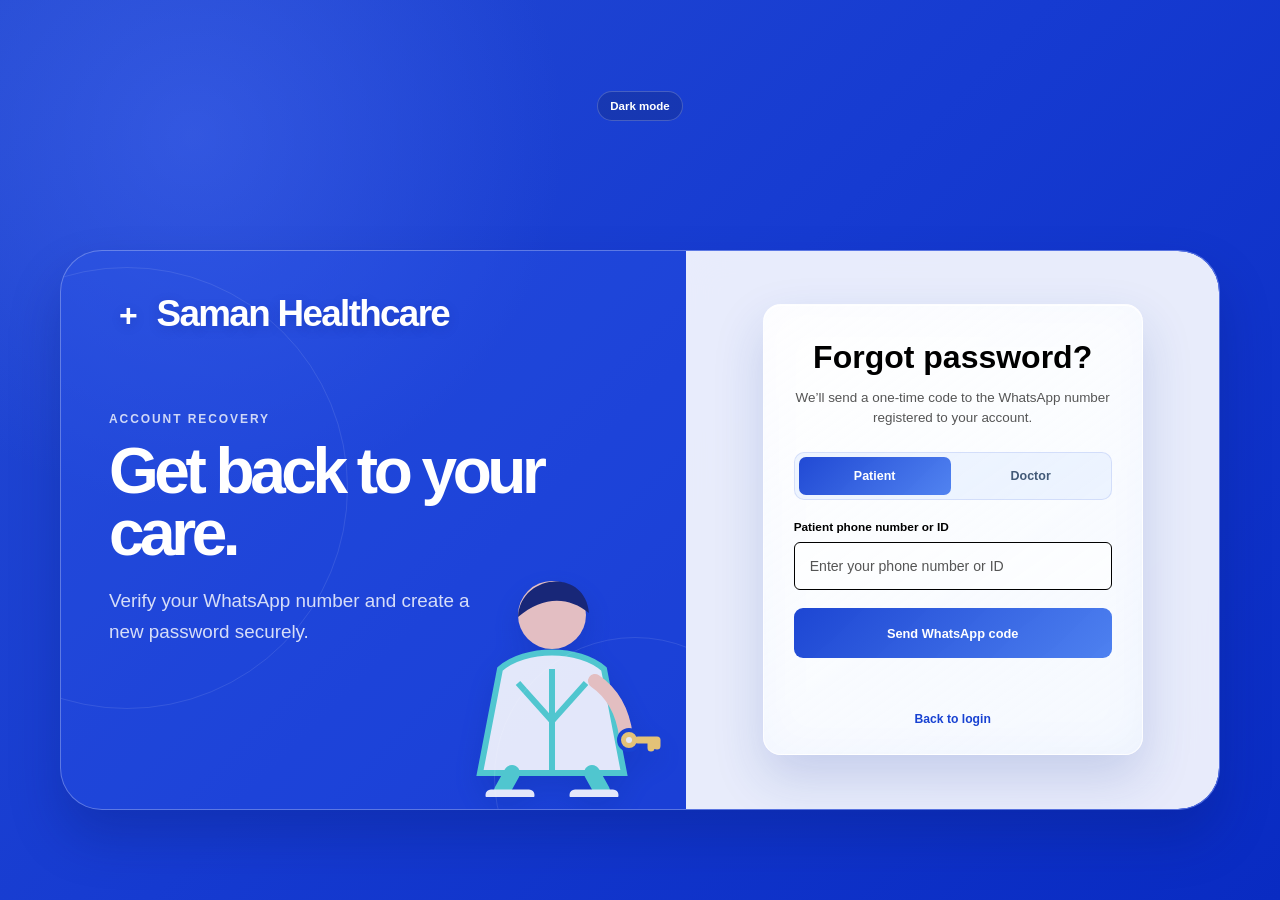
<file: forgotpass.html>
<!doctype html>
<html lang="en">

<head>
	<meta charset="utf-8">
	<meta name="viewport" content="width=device-width, initial-scale=1">
	<title>Saman Healthcare | Forgot Password</title>
	<script src="theme.js"></script>
	<link rel="stylesheet" href="forgotpass.css">
	<link rel="stylesheet" href="site-motion.css?v=20261005">
	<script src="api.js"></script>
</head>

<body>
	<button class="theme-toggle" type="button" data-theme-toggle aria-label="Switch to dark mode">
		<span class="theme-toggle-label">Dark mode</span>
	</button>
	<!-- The reset shell keeps the forgot-password page visually consistent with Login. -->
	<main class="reset-shell">
		<!-- The blue panel carries the same brand and welcome message as Login. -->
		<section class="reset-welcome" aria-label="Saman Healthcare">
			<div class="brand"><span class="brand-mark" aria-hidden="true">+</span> <span class="brand-text">Saman
					Healthcare</span></div>
			<div class="welcome-copy">
				<p class="eyebrow">ACCOUNT RECOVERY</p>
				<h1>Get back to your care.</h1>
				<p>Verify your WhatsApp number and create a new password securely.</p>
			</div>
			<svg class="reset-cartoon" viewBox="0 0 220 240" aria-hidden="true">
				<circle cx="110" cy="58" r="34" fill="#ffd0bf" />
				<path d="M76 60c2-43 67-50 71-4-21-17-46-17-71 4Z" fill="#18246b" />
				<path d="M58 112c25-22 79-22 104 0l20 104H38Z" fill="#fff" stroke="#58d9cf" stroke-width="6" />
				<path d="M110 112v104M76 126l34 38 34-38" fill="none" stroke="#58d9cf" stroke-width="6" />
				<path d="M70 216l-10 18m90-18 10 18" stroke="#58d9cf" stroke-width="16" stroke-linecap="round" />
				<path d="M49 238h38m46 0h38" stroke="#fff" stroke-width="11" stroke-linecap="round" />
				<path d="M153 124c19 13 28 32 31 55" fill="none" stroke="#ffd0bf" stroke-width="14"
					stroke-linecap="round" />
				<circle cx="187" cy="183" r="10" fill="#ffd46b" stroke="#1842d2" stroke-width="4" />
				<circle cx="187" cy="183" r="3" fill="#fff" />
				<path d="M196 183h19m-6 0v8m6-8v6" fill="none" stroke="#ffd46b" stroke-width="7" stroke-linecap="round"
					stroke-linejoin="round" />
			</svg>
		</section>

		<section class="reset-panel">
			<div class="reset-card">
				<h2>Forgot password?</h2>
				<p class="intro-text">We’ll send a one-time code to the WhatsApp number registered to your account.</p>

				<form id="requestForm">
					<div class="role-switch" id="roleSwitch" role="group" aria-label="Account type">
						<button class="active" id="patientRole" type="button" aria-pressed="true">Patient</button>
						<button id="doctorRole" type="button" aria-pressed="false">Doctor</button>
					</div>
					<div class="field">
						<label for="identifier">Patient phone number or ID</label>
						<input id="identifier" type="text" placeholder="Enter your phone number or ID" required>
					</div>
					<div class="field" id="otpField" hidden>
						<label for="otp">WhatsApp verification code</label>
						<input id="otp" type="text" inputmode="numeric" autocomplete="one-time-code" maxlength="6" pattern="[0-9]{6}" placeholder="Enter the 6-digit code">
					</div>
					<button class="primary-button" id="submitButton" type="submit">Send WhatsApp code</button>
				</form>
				<div class="otp-actions" id="otpActions" hidden>
					<button class="text-button" id="resendButton" type="button">Send a new code</button>
					<button class="text-button" id="changeAccountButton" type="button">Change account</button>
				</div>

				<p class="inbox-link" id="localInboxLink" hidden>
					<a href="whatsapp.html#saman-health" target="_blank" rel="noopener">Open Saman Health inbox</a>
				</p>
				<p class="status" id="status" role="status"></p>
				<p class="back-link"><a href="loginround2.html">Back to login</a></p>
			</div>
		</section>
	</main>

	<script>
		let selectedRole = 'patient';
		const patientRole = document.getElementById('patientRole');
		const doctorRole = document.getElementById('doctorRole');
		const roleSwitch = document.getElementById('roleSwitch');
		const requestForm = document.getElementById('requestForm');
		const identifier = document.getElementById('identifier');
		const otpField = document.getElementById('otpField');
		const otpInput = document.getElementById('otp');
		const submitButton = document.getElementById('submitButton');
		const otpActions = document.getElementById('otpActions');
		const resendButton = document.getElementById('resendButton');
		const changeAccountButton = document.getElementById('changeAccountButton');
		const localInboxLink = document.getElementById('localInboxLink');
		const status = document.getElementById('status');
		const backendBase = API.backendBaseUrl;
		let challengeId = null;
		let resendTimer = null;

		function setRole(role) {
			selectedRole = role;
			const isDoctor = role === 'doctor';
			patientRole.classList.toggle('active', !isDoctor);
			doctorRole.classList.toggle('active', isDoctor);
			patientRole.setAttribute('aria-pressed', String(!isDoctor));
			doctorRole.setAttribute('aria-pressed', String(isDoctor));
			identifier.previousElementSibling.textContent = `${isDoctor ? 'Doctor' : 'Patient'} phone number or ID`;
			identifier.placeholder = `Enter your ${isDoctor ? 'doctor' : 'patient'} phone number or ID`;
		}

		patientRole.addEventListener('click', () => setRole('patient'));
		doctorRole.addEventListener('click', () => setRole('doctor'));

		requestForm.addEventListener('submit', async event => {
			event.preventDefault();
			if (!challengeId) {
				await requestWhatsAppCode();
				return;
			}

			status.textContent = 'Verifying your WhatsApp code...';
			submitButton.disabled = true;
			try {
				const response = await fetch(`${backendBase}/api/forgot-password/verify`, {
					method: 'POST',
					headers: { 'Content-Type': 'application/json' },
					body: JSON.stringify({ challenge_id: challengeId, otp: otpInput.value })
				});
				const result = await response.json();
				status.textContent = result.message || 'Could not verify the code.';
				if (response.ok) {
					window.location.href = `resetpassword.html?token=${encodeURIComponent(result.reset_token)}`;
				}
			} catch (error) {
				status.textContent = 'Cannot connect to the Python backend.';
			} finally {
				submitButton.disabled = false;
			}
		});

		async function requestWhatsAppCode() {
			status.textContent = 'Sending a verification code to WhatsApp...';
			submitButton.disabled = true;
			try {
				const response = await fetch(`${backendBase}/api/forgot-password/request`, {
					method: 'POST',
					headers: { 'Content-Type': 'application/json' },
					body: JSON.stringify({
						role: selectedRole,
						identifier: identifier.value
					})
				});
				const result = await response.json();
				status.textContent = result.message || 'Could not send the verification code.';
				if (!response.ok) {
					if (response.status === 429) setResendCooldown(result.retry_after_seconds || 30);
					return;
				}

				challengeId = result.challenge_id;
				roleSwitch.hidden = true;
				identifier.parentElement.hidden = true;
				identifier.required = false;
				otpField.hidden = false;
				otpInput.required = true;
				otpActions.hidden = false;
				submitButton.textContent = 'Verify code';
				otpInput.value = '';
				localInboxLink.hidden = result.delivery_mode !== 'local_preview';
				setResendCooldown(30);
				otpInput.focus();
			} catch (error) {
				status.textContent = 'Cannot connect to the Python backend.';
			} finally {
				submitButton.disabled = false;
			}
		}

		function setResendCooldown(seconds) {
			clearInterval(resendTimer);
			let remaining = Math.max(0, seconds);
			resendButton.disabled = remaining > 0;
			resendButton.textContent = remaining ? `Send a new code in ${remaining}s` : 'Send a new code';
			if (!remaining) return;

			resendTimer = setInterval(() => {
				remaining -= 1;
				resendButton.textContent = remaining ? `Send a new code in ${remaining}s` : 'Send a new code';
				resendButton.disabled = remaining > 0;
				if (!remaining) clearInterval(resendTimer);
			}, 1000);
		}

		resendButton.addEventListener('click', requestWhatsAppCode);
		changeAccountButton.addEventListener('click', () => {
			clearInterval(resendTimer);
			challengeId = null;
			roleSwitch.hidden = false;
			identifier.parentElement.hidden = false;
			identifier.required = true;
			otpField.hidden = true;
			otpActions.hidden = true;
			localInboxLink.hidden = true;
			otpInput.required = false;
			resendButton.disabled = false;
			resendButton.textContent = 'Send a new code';
			submitButton.textContent = 'Send WhatsApp code';
			status.textContent = '';
			identifier.focus();
		});
	</script>
</body>

</html>
</file>
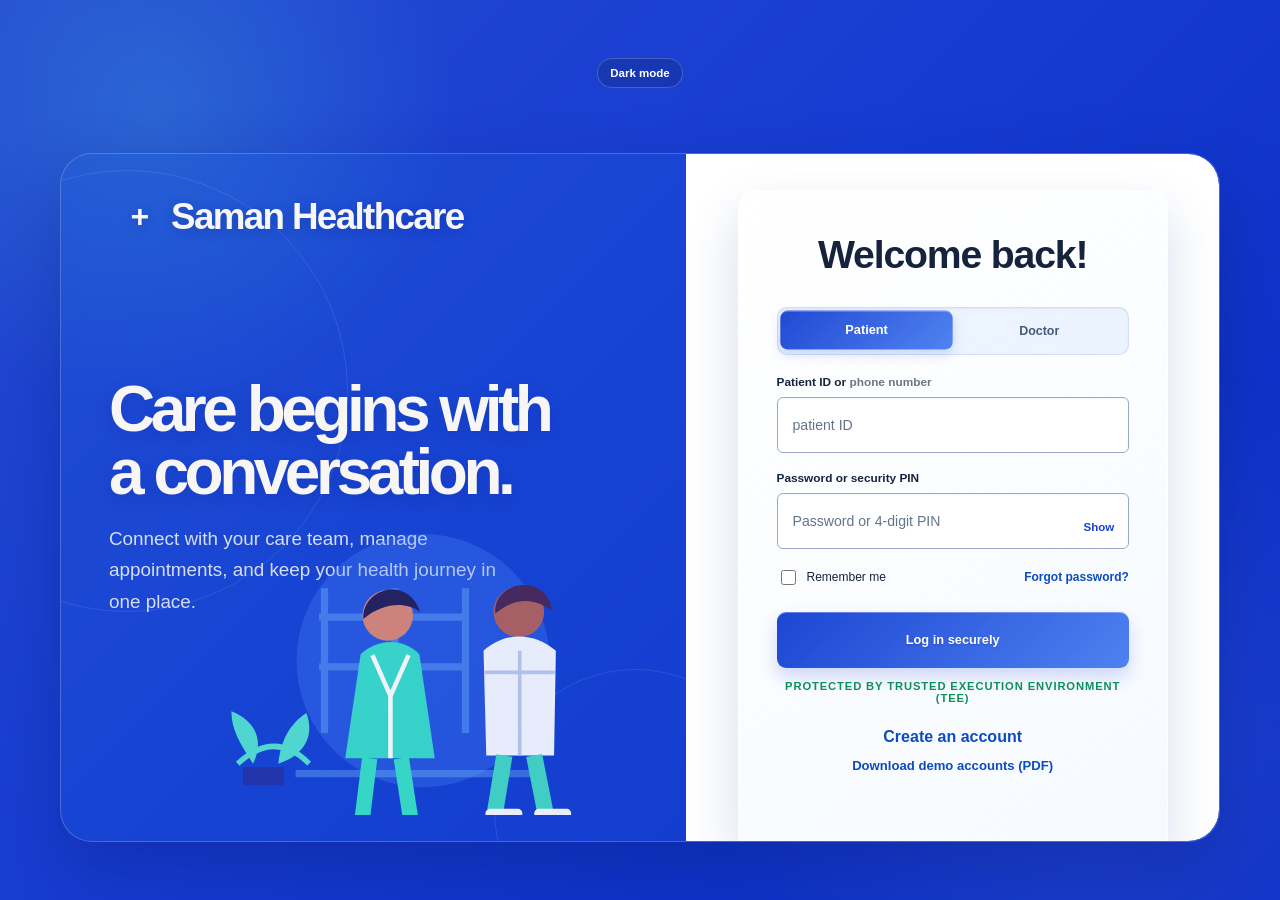
<file: loginround2.html>
<!doctype html>
<html lang="en">

<head>
    <meta charset="utf-8">
    <meta name="viewport" content="width=device-width, initial-scale=1">
    <title>Saman Healthcare | Login</title>
    <script src="theme.js"></script>
    <!-- All visual styling is kept in this separate CSS file. -->
    <link rel="stylesheet" href="loginround2.css">
    <link rel="stylesheet" href="site-motion.css?v=20261005">
    <script src="api.js"></script>
</head>

<body>
    <button class="theme-toggle" type="button" data-theme-toggle aria-label="Switch to dark mode">
        <span class="theme-toggle-label">Dark mode</span>
    </button>
    <!-- The main container holds the welcome section and the form section. -->
    <main class="auth-shell">
        <!-- Left side: branding, introduction, and healthcare illustration. -->
        <section class="welcome-panel" aria-label="Saman Healthcare">
            <div class="brand"><span class="brand-mark" aria-hidden="true">+</span> <span class="brand-text">Saman
                    Healthcare</span></div>
            <div class="welcome-copy">
                <h1>Care begins with a conversation.</h1>
                <p>Connect with your care team, manage appointments, and keep your health journey in one place.</p>
            </div>
            <svg class="medical-illustration" viewBox="0 0 520 330" role="img"
                aria-label="Healthcare team illustration">
                <circle cx="260" cy="160" r="140" fill="rgba(88,145,255,.28)" />
                <path d="M119 285h275M151 80v160m78-160v160m78-160v160m-162-128h162m-162 55h162"
                    stroke="rgba(116,181,255,.42)" stroke-width="8" />
                <path d="M55 274c28-26 54-25 79 0" stroke="#56e1d0" stroke-width="6" fill="none" />
                <path d="M72 274c-15-23-24-38-24-58 23 9 38 29 24 58Zm28 0c3-27 13-44 31-56 9 24-1 46-31 56Z"
                    fill="#53e0d0" />
                <path d="M61 278h45v20H61z" fill="#2234a7" />
                <g transform="translate(156 78)">
                    <circle cx="65" cy="32" r="28" fill="#d98676" />
                    <path d="M38 36c-2-34 49-49 63-8-17-12-42-10-63 8Z" fill="#24225c" />
                    <path d="M35 75c20-18 47-18 65 0l17 115H18Z" fill="#39dbc9" />
                    <path d="M48 76l20 45 20-45M68 120v70" fill="none" stroke="#fff" stroke-width="5" />
                    <path d="M45 190l-8 65m43-65 10 65" stroke="#37e0c6" stroke-width="17" />
                    <path d="M31 258h28m25 0h29" stroke="#f6f8ff" stroke-width="10" stroke-linecap="round" />
                </g>
                <g transform="translate(302 71)">
                    <circle cx="64" cy="35" r="28" fill="#ad625f" />
                    <path d="M38 37c-4-35 56-48 63-3-20-15-42-15-63 3Z" fill="#4a2857" />
                    <path d="M25 78c24-21 55-21 80 0l-2 116H28Z" fill="#f5f7ff" />
                    <path d="M65 78v116m-39-92h78" stroke="#b8c9ef" stroke-width="4" />
                    <path d="M48 194l-10 61m43-61 12 61" stroke="#43d6c4" stroke-width="18" />
                    <path d="M32 258h31m23 0h31" stroke="#f6f8ff" stroke-width="10" stroke-linecap="round" />
                </g>
            </svg>
        </section>
        <!-- Right side: the login form. -->
        <section class="form-panel">
            <div class="auth-card" id="authCard">
                <h2>Welcome back!</h2>
                <form id="authForm">
                    <!-- Choose which type of healthcare account is being accessed. -->
                    <div class="role-switch" role="group" aria-label="Account type">
                        <button class="active" id="patientRole" type="button" data-role="patient"
                            aria-pressed="true">Patient</button>
                        <button id="doctorRole" type="button" data-role="doctor" aria-pressed="false">Doctor</button>
                    </div>
                    <div class="field"><label id="userIdLabel" for="userId"><button class="identifier-link active"
                                id="patientIdOption" type="button">Patient ID</button> or <button
                                class="identifier-link" id="phoneOption" type="button">phone
                                number</button></label><input id="userId" type="text" inputmode="text"
                            placeholder="patient ID" autocomplete="username" required></div>
                    <div class="field"><label for="password">Password or security PIN</label><input id="password" type="password"
                            autocomplete="current-password" placeholder="Password or 4-digit PIN" required></div>
                    <div class="login-only">
                        <div class="form-row"><label class="remember"><input type="checkbox"> Remember me</label><a href="forgotpass.html">Forgot password?</a></div>
                    </div>
                    <button class="primary-button" id="submitButton" type="submit">Log in securely</button>
                    <p class="trust-badge">Protected by Trusted Execution Environment (TEE)</p>
                </form>
                <p class="switch-copy"><a href="registration.html">Create an account</a></p>
                <p class="demo-credentials"><a href="/demo-accounts.pdf">Download demo accounts (PDF)</a></p>
                <p class="status" id="status" role="status"></p>
            </div>
        </section>
    </main>
    <div class="otp-overlay" id="otpOverlay" hidden>
        <section class="otp-modal" role="dialog" aria-modal="true" aria-labelledby="otpTitle">
            <button class="otp-close" id="otpClose" type="button"
                aria-label="Close verification window">&times;</button>
            <div class="whatsapp-badge" aria-hidden="true">PASSWORD</div>
            <h2 id="otpTitle">Complete two-step verification</h2>
            <p class="otp-message">Your PIN is verified. Enter your account password to continue.</p>
            <form id="otpForm">
                <label class="otp-label" for="otpCode">Account password</label>
                <input class="otp-input" id="otpCode" type="password" autocomplete="current-password"
                    placeholder="Password" required>
                <button class="primary-button" type="submit">Verify and continue</button>
            </form>
            <p class="otp-status" id="otpStatus" role="status"></p>
        </section>
    </div>

    <div class="otp-overlay" id="humanVerificationOverlay" hidden>
        <section class="otp-modal" role="dialog" aria-modal="true" aria-labelledby="humanVerificationTitle">
            <button class="otp-close" id="humanVerificationClose" type="button"
                aria-label="Close human verification">&times;</button>
            <div class="whatsapp-badge" aria-hidden="true">VERIFY</div>
            <h2 id="humanVerificationTitle">Human verification required</h2>
            <p class="otp-message">Two failed login attempts were detected. Hold the button below for 2 seconds to confirm you are a real user.</p>
            <button class="human-verify-button" id="humanVerifyButton" type="button">Hold to verify</button>
            <p class="otp-status" id="humanVerificationStatus" role="status"></p>
        </section>
    </div>
    <script>
        // Animate the page before moving to the registration screen.
        document.querySelectorAll('a[href="registration.html"]').forEach(link => {
            link.addEventListener('click', event => {
                event.preventDefault();
                document.body.classList.add('page-exit');
                window.setTimeout(() => { window.location.href = link.href; }, 260);
            });
        });

        // Get references to the page elements that JavaScript needs to control.
        const card = document.getElementById('authCard'), form = document.getElementById('authForm'), status = document.getElementById('status'), userId = document.getElementById('userId'), userIdLabel = document.getElementById('userIdLabel'), patientIdOption = document.getElementById('patientIdOption'), phoneOption = document.getElementById('phoneOption'), patientRole = document.getElementById('patientRole'), doctorRole = document.getElementById('doctorRole'), otpOverlay = document.getElementById('otpOverlay'), otpClose = document.getElementById('otpClose'), otpForm = document.getElementById('otpForm'), otpCode = document.getElementById('otpCode'), otpStatus = document.getElementById('otpStatus');
        const humanVerificationOverlay = document.getElementById('humanVerificationOverlay');
        const humanVerificationClose = document.getElementById('humanVerificationClose');
        const humanVerifyButton = document.getElementById('humanVerifyButton');
        const humanVerificationStatus = document.getElementById('humanVerificationStatus');
        const backendBase = API.backendBaseUrl;
        let failedLoginAttempts = 0;
        let humanVerificationHoldTimer = null;

        function resetLoginAttempts() {
            failedLoginAttempts = 0;
            status.classList.remove('success');
        }

        function showHumanVerification() {
            humanVerificationStatus.textContent = 'Hold the button to continue.';
            humanVerificationOverlay.hidden = false;
            humanVerifyButton.disabled = false;
            humanVerifyButton.textContent = 'Hold to verify';
            clearTimeout(humanVerificationHoldTimer);
            humanVerificationHoldTimer = null;
        }

        function hideHumanVerification() {
            humanVerificationOverlay.hidden = true;
            humanVerificationStatus.textContent = '';
            clearTimeout(humanVerificationHoldTimer);
            humanVerificationHoldTimer = null;
            humanVerifyButton.textContent = 'Hold to verify';
        }

        humanVerificationClose.addEventListener('click', () => {
            hideHumanVerification();
            status.textContent = 'Verification cancelled. Please try again after re-entering your credentials.';
        });

        humanVerificationOverlay.addEventListener('click', event => {
            if (event.target === humanVerificationOverlay) {
                humanVerificationClose.click();
            }
        });

        function startHumanVerificationHold() {
            if (humanVerificationHoldTimer) return;
            humanVerifyButton.textContent = 'Holding...';
            humanVerificationStatus.textContent = 'Keep holding...';
            humanVerificationHoldTimer = setTimeout(async () => {
                const role = doctorRole.classList.contains('active') ? 'doctor' : 'patient';
                try {
                    const response = await fetch(`${backendBase}/api/human-verify`, {
                        method: 'POST',
                        headers: { 'Content-Type': 'application/json' },
                        body: JSON.stringify({ role, identifier: userId.value })
                    });
                    const result = await response.json();
                    hideHumanVerification();
                    status.textContent = result.message || 'Account verified. You may try logging in again.';
                    status.classList.toggle('success', response.ok);
                    failedLoginAttempts = 0;
                    humanVerifyButton.textContent = 'Hold to verify';
                } catch (error) {
                    hideHumanVerification();
                    status.textContent = 'Verification request failed. Please try again.';
                    status.classList.remove('success');
                }
            }, 2000);
        }

        function cancelHumanVerificationHold() {
            if (!humanVerificationHoldTimer) return;
            clearTimeout(humanVerificationHoldTimer);
            humanVerificationHoldTimer = null;
            humanVerifyButton.textContent = 'Hold to verify';
            humanVerificationStatus.textContent = 'Hold the button to continue.';
        }

        humanVerifyButton.addEventListener('pointerdown', startHumanVerificationHold);
        humanVerifyButton.addEventListener('pointerup', cancelHumanVerificationHold);
        humanVerifyButton.addEventListener('pointerleave', cancelHumanVerificationHold);
        humanVerifyButton.addEventListener('pointercancel', cancelHumanVerificationHold);

        // Highlight the selected role while keeping phone login available for both account types.
        function setRole(role) {
            const isDoctor = role === 'doctor';
            card.classList.toggle('doctor-mode', isDoctor);
            patientRole.classList.toggle('active', !isDoctor);
            doctorRole.classList.toggle('active', isDoctor);
            patientRole.setAttribute('aria-pressed', String(!isDoctor));
            doctorRole.setAttribute('aria-pressed', String(isDoctor));
            setIdentifier(phoneOption.classList.contains('active') ? 'phone' : 'id');
        }

        patientRole.addEventListener('click', () => setRole('patient'));
        doctorRole.addEventListener('click', () => setRole('doctor'));

        function setIdentifier(identifier) {
            const usePhone = identifier === 'phone';
            const accountType = card.classList.contains('doctor-mode') ? 'doctor' : 'patient';
            patientIdOption.classList.toggle('active', !usePhone);
            phoneOption.classList.toggle('active', usePhone);
            userId.type = usePhone ? 'tel' : 'text';
            userId.inputMode = usePhone ? 'tel' : 'text';
            userId.autocomplete = usePhone ? 'tel' : 'username';
            userId.placeholder = usePhone ? 'Phone number' : `${accountType} ID`;
        }

        patientIdOption.addEventListener('click', () => setIdentifier('id'));
        phoneOption.addEventListener('click', () => setIdentifier('phone'));
        userId.addEventListener('input', () => {
            // Switch to phone mode automatically when the identifier contains only phone characters.
            if (/^\+?[\d\s().-]{7,}$/.test(userId.value.trim())) setIdentifier('phone');
        });
        setIdentifier('id');

        function openDashboard(role, identifier) {
            sessionStorage.setItem('samanRole', role);
            sessionStorage.setItem('samanIdentifier', identifier);
            const dashboard = role === 'doctor'
                ? 'doctor-details-dashboard.html'
                : 'doctor-dashround2.html';
            status.textContent = 'Login successful. Opening your dashboard...';
            window.setTimeout(() => { window.location.href = dashboard; }, 500);
        }

        // Send the login form to the Python backend without reloading the page.
        form.addEventListener('submit', async event => {
            event.preventDefault();
            status.textContent = 'Checking your login details...';

            // Read the selected account type and the values entered by the user.
            const role = doctorRole.classList.contains('active') ? 'doctor' : 'patient';

            const loginRequest = {
                role,
                identifier: userId.value,
                password: document.getElementById('password').value,
                two_step: false
            };

            try {
                // Send the login request to the local Python API as JSON.
                const response = await fetch(`${backendBase}/api/login`, {
                    method: 'POST',
                    headers: { 'Content-Type': 'application/json' },
                    body: JSON.stringify(loginRequest)
                });

                // Read the backend message and show it below the form.
                const result = await response.json();
                if (response.ok && result.requires_password) {
                    resetLoginAttempts();
                    // Open the password popup after the PIN has been verified.
                    status.textContent = result.message;
                    otpStatus.textContent = '';
                    otpCode.value = '';
                    otpOverlay.hidden = false;
                    otpCode.focus();
                } else if (!response.ok) {
                    failedLoginAttempts += 1;
                    status.textContent = result.message || 'The security PIN is not correct.';
                    if (failedLoginAttempts >= 2) {
                        status.textContent = 'Too many failed attempts. Human verification is required.';
                        showHumanVerification();
                    }
                } else {
                    resetLoginAttempts();
                    // Complete direct login when two-step verification is disabled.
                    status.textContent = result.message;
                    status.classList.toggle('success', response.ok);
                    if (response.ok) openDashboard(result.role || role, result.account_id || userId.value);
                }
            } catch (error) {
                // Tell the user when the Python server is not running.
                status.textContent = 'Cannot connect to the Python backend.';
                status.classList.remove('success');
            }
        });

        // Close the popup without completing the pending login.
        otpClose.addEventListener('click', () => {
            otpOverlay.hidden = true;
            otpCode.value = '';
        });

        // Allow the user to dismiss the popup by clicking its backdrop.
        otpOverlay.addEventListener('click', event => {
            if (event.target === otpOverlay) otpClose.click();
        });

        // Send the entered password to Python after the PIN was accepted.
        otpForm.addEventListener('submit', async event => {
            event.preventDefault();
            otpStatus.textContent = 'Checking the password...';

            try {
                // Verify the password with the backend.
                const response = await fetch(`${backendBase}/api/verify-password`, {
                    method: 'POST',
                    headers: { 'Content-Type': 'application/json' },
                    body: JSON.stringify({ role: doctorRole.classList.contains('active') ? 'doctor' : 'patient', identifier: userId.value, password: otpCode.value })
                });
                const result = await response.json();
                otpStatus.textContent = result.message;

                if (response.ok) {
                    resetLoginAttempts();
                    status.textContent = result.message;
                    status.classList.add('success');
                    otpOverlay.hidden = true;
                    openDashboard(
                        result.role || (doctorRole.classList.contains('active') ? 'doctor' : 'patient'),
                        result.account_id || userId.value
                    );
                } else {
                    failedLoginAttempts += 1;
                    if (failedLoginAttempts >= 2) {
                        otpStatus.textContent = 'Too many failed password checks. Human verification is required.';
                        otpOverlay.hidden = true;
                        showHumanVerification();
                    }
                }
            } catch (error) {
                // Explain when the verification request cannot reach Python.
                otpStatus.textContent = 'Cannot connect to the Python backend.';
            }
        });
    </script>
</body>

</html>
</file>
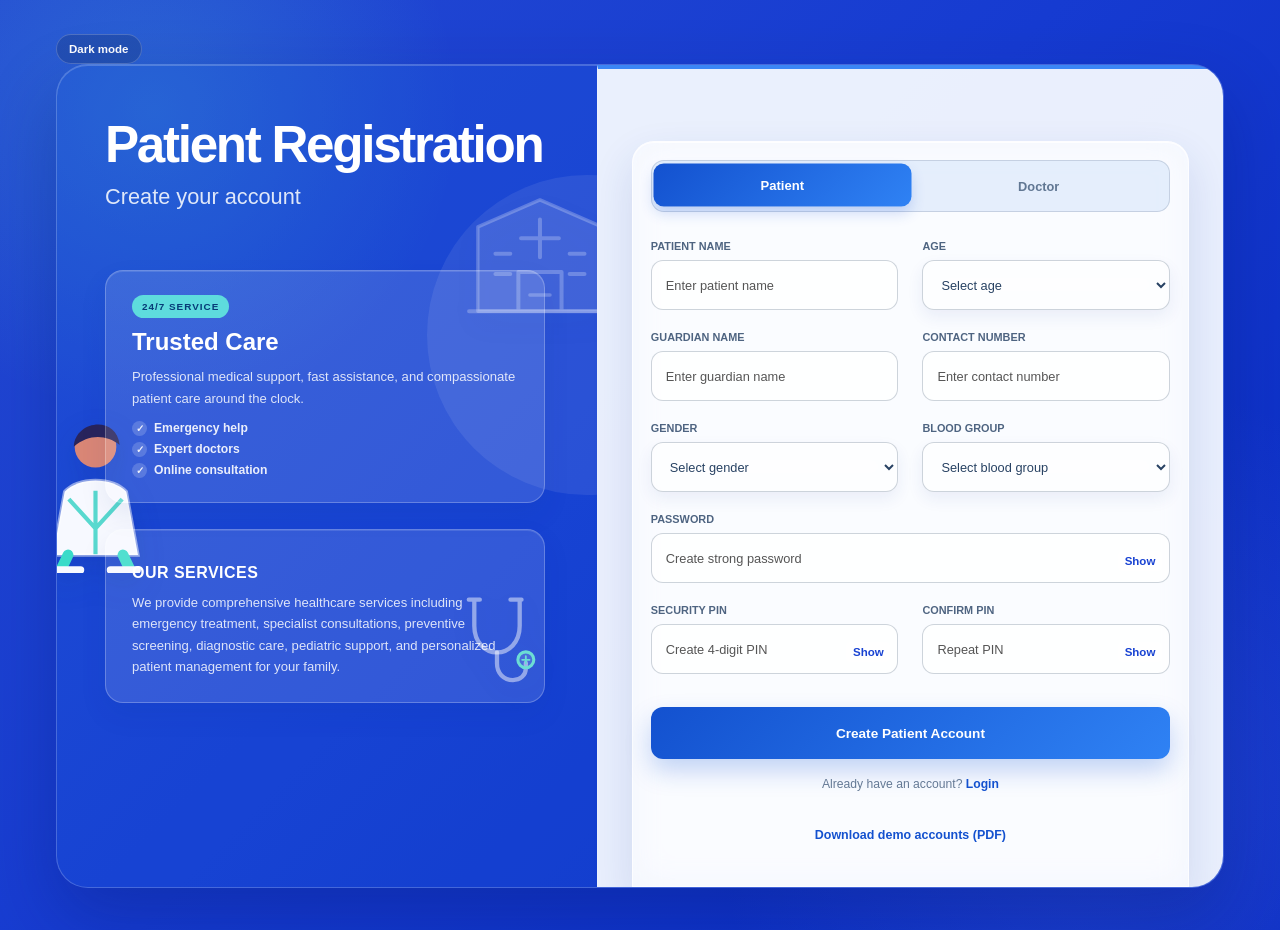
<file: registration.html>
<!doctype html>
<html lang="en">

<head>
    <meta charset="utf-8">
    <meta name="viewport" content="width=device-width, initial-scale=1">
    <title>Saman Healthcare | Patient Registration</title>
    <script src="theme.js"></script>
    <link rel="stylesheet" href="registrationround2.css">
    <link rel="stylesheet" href="site-motion.css?v=20261005">
    <script src="api.js"></script>
</head>

<body>
    <button class="theme-toggle" type="button" data-theme-toggle aria-label="Switch to dark mode">
        <span class="theme-toggle-label">Dark mode</span>
    </button>
    <main class="registration-shell">
        <!-- Information side from the registration template. -->
        <section class="information-panel">
            <div class="intro-copy">
                <h1 id="pageTitle">Patient Registration</h1>
                <p>Create your account</p>
            </div>

            <article class="service-card trusted-card">
                <span class="service-badge">24/7 SERVICE</span>
                <h2>Trusted Care</h2>
                <p>Professional medical support, fast assistance, and compassionate patient care around the clock.</p>
                <ul>
                    <li>Emergency help</li>
                    <li>Expert doctors</li>
                    <li>Online consultation</li>
                </ul>
            </article>

            <article class="service-card services-card">
                <h2>OUR SERVICES</h2>
                <p>We provide comprehensive healthcare services including emergency treatment, specialist consultations,
                    preventive screening, diagnostic care, pediatric support, and personalized patient management for
                    your family.</p>
            </article>

            <svg class="hospital-illustration" viewBox="0 0 240 210" aria-hidden="true">
                <path d="M28 190V65l92-40 92 40v125Z" fill="rgba(255,255,255,.1)" stroke="currentColor" stroke-width="5" stroke-linejoin="round" />
                <path d="M88 190v-58h64v58M15 190h210M92 82h56M120 54v56" fill="none" stroke="currentColor" stroke-width="6" stroke-linecap="round" stroke-linejoin="round" />
                <path d="M54 105h22m88 0h22M54 135h22m88 0h22" stroke="currentColor" stroke-width="6" stroke-linecap="round" />
                <path d="M105 166h30" stroke="currentColor" stroke-width="5" stroke-linecap="round" />
            </svg>
            <svg class="patient-illustration" viewBox="0 0 150 190" aria-hidden="true">
                <circle cx="75" cy="38" r="25" fill="#d98676" />
                <path d="M49 38c1-31 51-39 55-2-17-13-37-13-55 2Z" fill="#28245c" />
                <path d="M38 92c17-18 57-18 74 0l14 76H24Z" fill="#f7f9ff" stroke="currentColor" stroke-width="4" />
                <path d="M75 91v76M43 101l32 35 32-35" fill="none" stroke="#58d9cf" stroke-width="5" />
                <path d="M42 168l-8 17m74-17 8 17" stroke="#39dbc9" stroke-width="13" stroke-linecap="round" />
                <path d="M25 186h32m36 0h32" stroke="#f7f9ff" stroke-width="9" stroke-linecap="round" />
            </svg>
            <svg class="stethoscope-illustration" viewBox="0 0 150 180" aria-hidden="true">
                <path d="M38 24v43c0 27 18 43 37 43s37-16 37-43V24M38 24h-9m9 0h9m59 0h-9m9 0h9" fill="none" stroke="currentColor" stroke-width="7" stroke-linecap="round" />
                <path d="M75 110v18c0 16 11 27 26 27 12 0 21-8 21-19v-9" fill="none" stroke="currentColor" stroke-width="7" stroke-linecap="round" />
                <circle cx="122" cy="122" r="13" fill="rgba(255,255,255,.12)" stroke="#58d9cf" stroke-width="5" />
                <path d="M116 122h12m-6-6v12" stroke="#58d9cf" stroke-width="3" stroke-linecap="round" />
            </svg>

        </section>

        <!-- Registration form side from the registration template. -->
        <section class="form-panel">
            <div class="form-card">
                <div class="role-switch" role="group" aria-label="Registration type">
                    <button class="active" id="patientTab" type="button" aria-pressed="true">Patient</button>
                    <button id="doctorTab" type="button" aria-pressed="false">Doctor</button>
                </div>

                <form id="registrationForm">
                    <div class="patient-fields">
                        <div class="field-grid">
                            <div class="field"><label for="patientName">Patient name</label><input id="patientName"
                                type="text" placeholder="Enter patient name" autocomplete="name" required></div>
                            <div class="field"><label for="patientAge">Age</label><select id="patientAge" required>
                                <option value="">Select age</option>
                            </select></div>
                        </div>
                        <div class="field-grid">
                            <div class="field"><label for="guardianName">Guardian name</label><input id="guardianName"
                                    type="text" placeholder="Enter guardian name" autocomplete="off"></div>
                            <div class="field"><label for="contactNumber">Contact number</label><input
                                    id="contactNumber" type="tel" autocomplete="tel" placeholder="Enter contact number" required></div>
                        </div>
                        <div class="field-grid">
                            <div class="field"><label for="gender">Gender</label><select id="gender" required>
                                    <option value="">Select gender</option>
                                    <option>Female</option>
                                    <option>Male</option>
                                    <option>Other</option>
                                    <option>Prefer not to say</option>
                                </select></div>
                            <div class="field"><label for="patientBloodGroup">Blood group</label><select id="patientBloodGroup">
                                    <option value="">Select blood group</option>
                                    <option>A+</option><option>A-</option>
                                    <option>B+</option><option>B-</option>
                                    <option>AB+</option><option>AB-</option>
                                    <option>O+</option><option>O-</option>
                                    <option>Unknown</option>
                                </select></div>
                        </div>
                        <div class="field-grid single-field">
                            <div class="field"><label for="patientPassword">Password</label><input id="patientPassword"
                                type="password" minlength="8" placeholder="Create strong password" autocomplete="new-password" required></div>
                        </div>
                        <div class="field-grid">
                            <div class="field"><label for="patientSecurityPin">Security PIN</label><input id="patientSecurityPin"
                                type="password" inputmode="numeric" maxlength="4" pattern="[0-9]{4}" placeholder="Create 4-digit PIN" required></div>
                            <div class="field"><label for="patientSecurityPinConfirm">Confirm PIN</label><input id="patientSecurityPinConfirm"
                                type="password" inputmode="numeric" maxlength="4" pattern="[0-9]{4}" placeholder="Repeat PIN" required></div>
                        </div>
                    </div>

                    <div class="doctor-fields">
                        <div class="field">
                            <label for="doctorType">Doctor type</label>
                            <select id="doctorType">
                                <option value="hospital">Hospital doctor</option>
                                <option value="laboratory">Laboratory doctor</option>
                            </select>
                        </div>
                        <div class="field-grid">
                                <div class="field"><label for="doctorName">Doctor name</label><input id="doctorName"
                                    type="text" placeholder="Enter doctor name" required></div>
                            <div class="field"><label for="doctorLicense">License number</label><input
                                    id="doctorLicense" type="text" placeholder="Enter license number"></div>
                        </div>
                        <div class="field-grid">
                            <div class="field"><label for="specialization">Expertise category</label><select
                                    id="specialization">
                                    <option value="">Select expertise</option>
                                </select></div>
                            <div class="field"><label for="department">Department</label><select id="department">
                                    <option value="">Select department</option>
                                </select></div>
                        </div>
                        <div class="field-grid">
                            <div class="field"><label for="hospital">Hospital or clinic</label><input id="hospital"
                                    type="text" placeholder="Enter workplace"></div>
                            <div class="field"><label for="doctorContact">Contact number</label><input
                                    id="doctorContact" type="tel" placeholder="Enter contact number" required></div>
                        </div>
                        <div class="field-grid single-field">
                            <div class="field"><label for="doctorPassword">Password</label><input id="doctorPassword"
                                type="password" minlength="8" placeholder="Create strong password" autocomplete="new-password" required></div>
                        </div>
                        <div class="field-grid">
                            <div class="field"><label for="doctorSecurityPin">Security PIN</label><input id="doctorSecurityPin"
                                type="password" inputmode="numeric" maxlength="4" pattern="[0-9]{4}" placeholder="Create 4-digit PIN" required></div>
                            <div class="field"><label for="doctorSecurityPinConfirm">Confirm PIN</label><input id="doctorSecurityPinConfirm"
                                type="password" inputmode="numeric" maxlength="4" pattern="[0-9]{4}" placeholder="Repeat PIN" required></div>
                        </div>
                    </div>

                    <button class="submit-button" id="submitButton" type="submit">Create Patient Account</button>
                </form>
                <p class="login-prompt">Already have an account? <a href="loginround2.html">Login</a></p>
                <p class="status" id="status" role="status"></p>
                <p class="demo-credentials"><a href="/demo-accounts.pdf">Download demo accounts (PDF)</a></p>
            </div>
        </section>
    </main>

    <div class="account-modal" id="accountModal" hidden>
        <section class="account-modal-card" role="dialog" aria-modal="true" aria-labelledby="accountModalTitle">
            <button class="account-modal-close" id="accountModalClose" type="button" aria-label="Close account details">&times;</button>
            <p class="account-modal-label">ACCOUNT CREATED</p>
            <h2 id="accountModalTitle">Your patient ID is ready</h2>
            <p>Use either your login ID or phone number with the password you created.</p>
            <div class="login-detail"><span id="createdAccountLabel">Patient ID</span><strong id="createdAccountId">-</strong><button class="copy-detail" type="button" data-copy-target="createdAccountId">Copy</button></div>
            <div class="login-detail"><span>Phone number</span><strong id="createdAccountPhone">-</strong><button class="copy-detail" type="button" data-copy-target="createdAccountPhone">Copy</button></div>
            <p class="account-modal-status" id="accountModalStatus" role="status"></p>
            <div class="account-modal-actions">
                <button class="modal-secondary" id="accountModalCloseButton" type="button">Close</button>
            </div>
        </section>
    </div>

    <script>
        // Animate the page before moving back to the login screen.
        document.querySelectorAll('a[href="loginround2.html"]').forEach(link => {
            link.addEventListener('click', event => {
                event.preventDefault();
                document.body.classList.add('page-exit');
                window.setTimeout(() => { window.location.href = link.href; }, 260);
            });
        });

        const patientTab = document.getElementById('patientTab');
        const doctorTab = document.getElementById('doctorTab');
        const registrationForm = document.getElementById('registrationForm');
        const pageTitle = document.getElementById('pageTitle');
        const submitButton = document.getElementById('submitButton');
        const status = document.getElementById('status');
        const doctorType = document.getElementById('doctorType');
        const specialization = document.getElementById('specialization');
        const patientAge = document.getElementById('patientAge');
        for (let age = 0; age <= 120; age += 1) {
            const option = document.createElement('option');
            option.value = String(age);
            option.textContent = String(age);
            patientAge.append(option);
        }
        const department = document.getElementById('department');
        const backendBase = API.backendBaseUrl;
        const patientRequiredFields = document.querySelectorAll('.patient-fields [required]');
        const doctorRequiredFields = document.querySelectorAll('.doctor-fields [required]');
        const accountModal = document.getElementById('accountModal');
        const accountModalClose = document.getElementById('accountModalClose');
        const accountModalCloseButton = document.getElementById('accountModalCloseButton');
        const accountModalStatus = document.getElementById('accountModalStatus');
        let createdAccount = null;

        function closeAccountModal() {
            accountModal.hidden = true;
        }

        accountModalClose.addEventListener('click', closeAccountModal);
        accountModalCloseButton.addEventListener('click', closeAccountModal);
        accountModal.addEventListener('click', event => {
            if (event.target === accountModal) closeAccountModal();
        });

        document.querySelectorAll('.copy-detail').forEach(button => {
            button.addEventListener('click', async () => {
                const value = document.getElementById(button.dataset.copyTarget).textContent;
                try {
                    await navigator.clipboard.writeText(value);
                    accountModalStatus.textContent = `${value} copied.`;
                } catch (error) {
                    accountModalStatus.textContent = 'Copy is unavailable. Select the value manually.';
                }
            });
        });

        // Suggest detailed expertise choices for each broad department.
        const expertiseByDepartment = {
            'Medical Services': ['General Medicine', 'Family Medicine', 'Cardiology', 'Dermatology', 'Neurology', 'Oncology'],
            'Surgical Services': ['General Surgery', 'Orthopedic Surgery', 'Neurosurgery', 'Gynecological Surgery'],
            'Emergency Services': ['Emergency Medicine', 'Trauma Care', 'Critical Care'],
            'Outpatient Services': ['Family Medicine', 'Internal Medicine', 'Pediatrics', 'Psychiatry'],
            'Diagnostic Services': ['Radiology', 'Pathology', 'Medical Imaging', 'Nuclear Medicine'],
            'Inpatient Services': ['Internal Medicine', 'Cardiology', 'Neurology', 'Respiratory Medicine'],
            'Maternal and Child Health': ['Pediatrics', 'Obstetrics', 'Gynecology', 'Neonatology'],
            'Dental Services': ['General Dentistry', 'Orthodontics', 'Oral Surgery', 'Prosthodontics'],
            'Pharmacy Services': ['Clinical Pharmacy', 'Hospital Pharmacy', 'Pharmacology'],
            'Laboratory Services': ['Clinical Pathology', 'Hematology', 'Microbiology', 'Immunology', 'Biochemistry'],
            'Clinical Pathology': ['Histopathology', 'Cytopathology', 'Anatomic Pathology'],
            'Microbiology Laboratory': ['Bacteriology', 'Virology', 'Parasitology', 'Mycology'],
            'Medical Testing': ['Molecular Diagnostics', 'Genetic Testing', 'Blood Bank Medicine', 'Toxicology']
        };

        // Rebuild the expertise menu whenever the department changes.
        function updateExpertiseForDepartment() {
            const choices = expertiseByDepartment[department.value] || [];
            specialization.innerHTML = '<option value="">Select expertise</option>';
            choices.forEach(option => specialization.add(new Option(option, option)));
        }

        // Keep department choices matched to the selected doctor type.
        function updateDoctorChoices() {
            const laboratoryDoctor = doctorType.value === 'laboratory';
            const departmentOptions = laboratoryDoctor
                ? ['Laboratory Services', 'Clinical Pathology', 'Microbiology Laboratory', 'Medical Testing']
                : ['Medical Services', 'Surgical Services', 'Emergency Services', 'Outpatient Services', 'Diagnostic Services', 'Inpatient Services', 'Maternal and Child Health', 'Dental Services', 'Pharmacy Services'];

            department.innerHTML = '<option value="">Select department</option>';
            departmentOptions.forEach(option => department.add(new Option(option, option)));
            updateExpertiseForDepartment();
        }

        function setRegistrationType(type) {
            const isDoctor = type === 'doctor';
            document.body.classList.toggle('doctor-mode', isDoctor);
            patientTab.classList.toggle('active', !isDoctor);
            doctorTab.classList.toggle('active', isDoctor);
            patientTab.setAttribute('aria-pressed', String(!isDoctor));
            doctorTab.setAttribute('aria-pressed', String(isDoctor));
            pageTitle.textContent = isDoctor ? 'Doctor Registration' : 'Patient Registration';
            submitButton.textContent = isDoctor ? 'Create Doctor Account' : 'Create Patient Account';
            document.title = isDoctor ? 'Saman Healthcare | Doctor Registration' : 'Saman Healthcare | Patient Registration';
            doctorType.required = isDoctor;
            specialization.required = isDoctor;
            department.required = isDoctor;
            patientRequiredFields.forEach(field => { field.required = !isDoctor; });
            doctorRequiredFields.forEach(field => { field.required = isDoctor; });
            status.textContent = '';
        }

        patientTab.addEventListener('click', () => setRegistrationType('patient'));
        doctorTab.addEventListener('click', () => setRegistrationType('doctor'));
        doctorType.addEventListener('change', updateDoctorChoices);
        department.addEventListener('change', updateExpertiseForDepartment);
        setRegistrationType('patient');
        updateDoctorChoices();
        registrationForm.addEventListener('submit', async (event) => {
            event.preventDefault();

            // Identify which registration fields should be sent to Python.
            const isDoctor = doctorTab.classList.contains('active');
            const phoneField = document.getElementById(isDoctor ? 'doctorContact' : 'contactNumber');
            const passwordField = document.getElementById(isDoctor ? 'doctorPassword' : 'patientPassword');
            const pinField = document.getElementById(isDoctor ? 'doctorSecurityPin' : 'patientSecurityPin');
            const pinConfirmField = document.getElementById(isDoctor ? 'doctorSecurityPinConfirm' : 'patientSecurityPinConfirm');
            const strongPassword = /^(?=.*[a-z])(?=.*[A-Z])(?=.*\d)(?=.*[^A-Za-z0-9]).{8,128}$/;

            if (!phoneField.value.trim()) {
                status.textContent = 'Phone number is required.';
                phoneField.focus();
                return;
            }
            if (!strongPassword.test(passwordField.value)) {
                status.textContent = 'Password must be 8+ characters with uppercase, lowercase, number, and symbol.';
                passwordField.focus();
                return;
            }
            if (!/^\d{4}$/.test(pinField.value)) {
                status.textContent = 'Security PIN must be exactly 4 digits.';
                pinField.focus();
                return;
            }
            if (pinField.value !== pinConfirmField.value) {
                status.textContent = 'Security PINs do not match.';
                pinConfirmField.focus();
                return;
            }

            status.textContent = 'Creating your account...';
            
            // Build registration data based on account type
            const registrationRequest = {
                role: isDoctor ? 'doctor' : 'patient'
            };

            if (isDoctor) {
                registrationRequest.name = document.getElementById('doctorName').value;
                registrationRequest.phone = document.getElementById('doctorContact').value;
                registrationRequest.email = `doctor.${registrationRequest.phone.replace(/\D/g, '')}@hospital.com`;
                registrationRequest.password = document.getElementById('doctorPassword').value;
                registrationRequest.security_pin = document.getElementById('doctorSecurityPin').value;
                registrationRequest.specialization = document.getElementById('specialization').value;
                registrationRequest.doctor_type = document.getElementById('doctorType').value;
                registrationRequest.license_number = document.getElementById('doctorLicense').value;
                registrationRequest.department = document.getElementById('department').value;
                registrationRequest.hospital = document.getElementById('hospital').value;
                registrationRequest.qualification = 'MBBS';
                registrationRequest.experience = 0;
            } else {
                registrationRequest.name = document.getElementById('patientName').value;
                registrationRequest.phone = document.getElementById('contactNumber').value;
                registrationRequest.email = `patient.${registrationRequest.phone.replace(/\D/g, '')}@patient.com`;
                registrationRequest.password = document.getElementById('patientPassword').value;
                registrationRequest.security_pin = document.getElementById('patientSecurityPin').value;
                registrationRequest.age = document.getElementById('patientAge').value;
                registrationRequest.gender = document.getElementById('gender').value;
                registrationRequest.blood_group = document.getElementById('patientBloodGroup').value;
            }

            try {
                // Send the registration data to the Python backend as JSON.
                const response = await fetch(`${backendBase}/api/register`, {
                    method: 'POST',
                    headers: { 'Content-Type': 'application/json' },
                    body: JSON.stringify(registrationRequest)
                });
                const result = await response.json();

                // Redirect only after Python confirms that the account was created.
                if (!response.ok) {
                    status.textContent = result.message;
                    return;
                }

                createdAccount = {
                    role: result.role,
                    account_id: result.account_id,
                    phone: result.phone
                };
                const accountType = result.role === 'doctor' ? 'doctor' : 'patient';
                document.getElementById('accountModalTitle').textContent = `Your ${accountType} ID is ready`;
                document.getElementById('createdAccountLabel').textContent = `${accountType.charAt(0).toUpperCase() + accountType.slice(1)} ID`;
                document.getElementById('createdAccountId').textContent = result.account_id;
                document.getElementById('createdAccountPhone').textContent = result.phone;
                accountModalStatus.textContent = '';
                accountModal.hidden = false;
                status.textContent = result.message;
            } catch (error) {
                // Explain when the registration page is not being served by Python.
                status.textContent = 'Cannot connect to the Python backend.';
            }
        });
    </script>
</body>

</html>
</file>
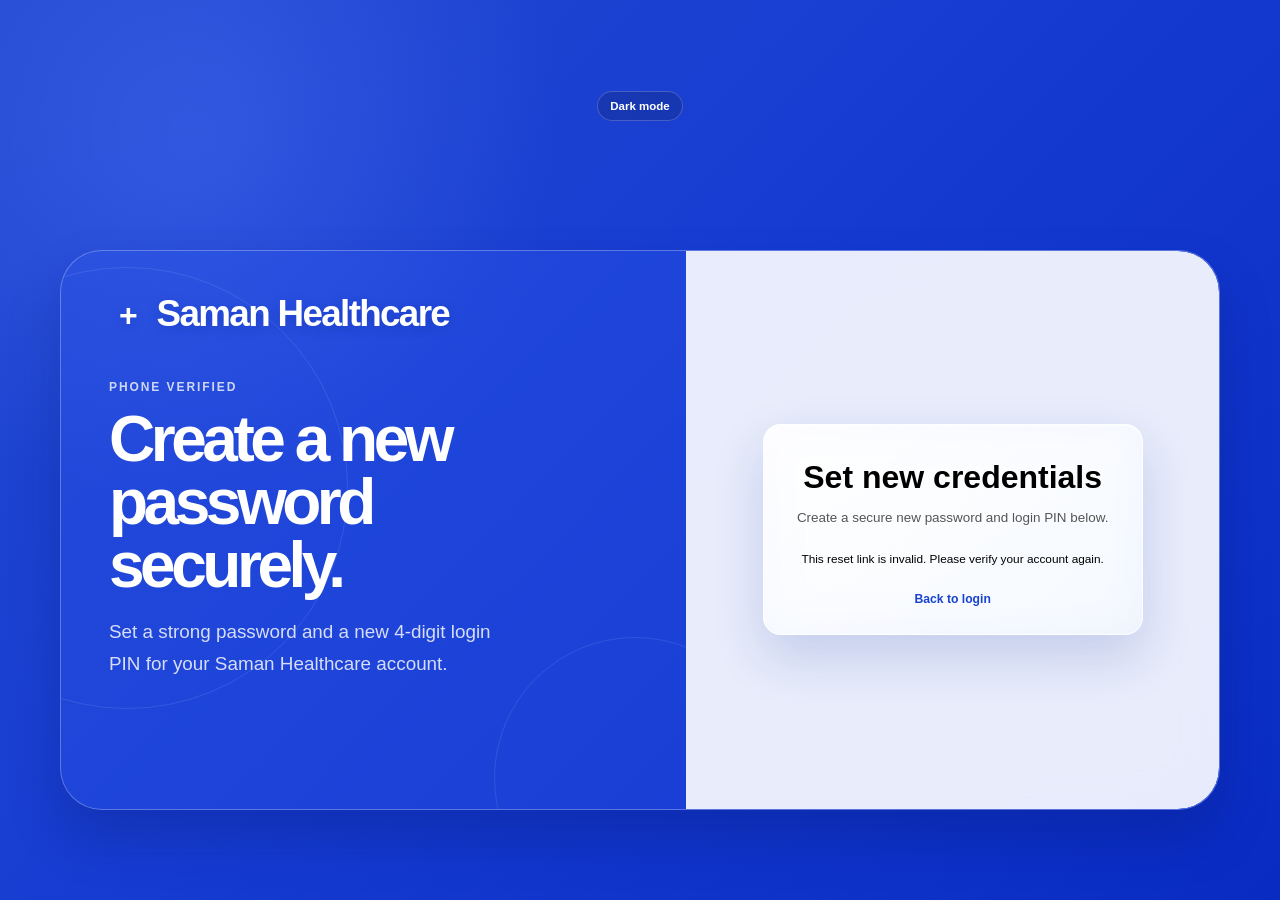
<file: resetpassword.html>
<!doctype html>
<html lang="en">

<head>
    <meta charset="utf-8">
    <meta name="viewport" content="width=device-width, initial-scale=1">
    <title>Saman Healthcare | New Password</title>
    <script src="theme.js"></script>
    <link rel="stylesheet" href="forgotpass.css">
    <link rel="stylesheet" href="site-motion.css?v=20261005">
    <script src="api.js"></script>
</head>

<body>
    <button class="theme-toggle" type="button" data-theme-toggle aria-label="Switch to dark mode">
        <span class="theme-toggle-label">Dark mode</span>
    </button>
    <!-- The same recovery shell keeps this page visually consistent with Forgot Password. -->
    <main class="reset-shell">
        <section class="reset-welcome" aria-label="Saman Healthcare">
            <div class="brand"><span class="brand-mark" aria-hidden="true">+</span> <span class="brand-text">Saman
                    Healthcare</span></div>
            <div class="welcome-copy">
                <p class="eyebrow">PHONE VERIFIED</p>
                <h1>Create a new password securely.</h1>
                <p>Set a strong password and a new 4-digit login PIN for your Saman Healthcare account.</p>
            </div>
        </section>

        <section class="reset-panel">
            <div class="reset-card">
                <h2>Set new credentials</h2>
                <p class="intro-text">Create a secure new password and login PIN below.</p>
                <form id="passwordForm">
                    <div class="field">
                        <label for="newPassword">New password</label>
                        <input id="newPassword" type="password" minlength="8" placeholder="At least 8 characters" required>
                    </div>
                    <div class="field">
                        <label for="confirmPassword">Confirm new password</label>
                        <input id="confirmPassword" type="password" minlength="8" placeholder="Repeat your password" required>
                    </div>
                    <div class="field">
                        <label for="newPin">New login PIN</label>
                        <input id="newPin" type="password" inputmode="numeric" maxlength="4" pattern="[0-9]{4}" placeholder="4-digit PIN" required>
                    </div>
                    <div class="field">
                        <label for="confirmPin">Confirm login PIN</label>
                        <input id="confirmPin" type="password" inputmode="numeric" maxlength="4" pattern="[0-9]{4}" placeholder="Repeat PIN" required>
                    </div>
                    <button class="primary-button" type="submit">Change credentials</button>
                </form>
                <p class="status" id="status" role="status"></p>
                <p class="back-link"><a href="loginround2.html">Back to login</a></p>
            </div>
        </section>
    </main>

    <script>
        const resetToken = new URLSearchParams(window.location.search).get('token');
        const passwordForm = document.getElementById('passwordForm');
        const status = document.getElementById('status');
        const newPassword = document.getElementById('newPassword');
        const confirmPassword = document.getElementById('confirmPassword');
        const newPin = document.getElementById('newPin');
        const confirmPin = document.getElementById('confirmPin');
        const backendBase = API.backendBaseUrl;

        if (!resetToken) {
            passwordForm.hidden = true;
            status.textContent = 'This reset link is invalid. Please verify your account again.';
        }

        passwordForm.addEventListener('submit', async event => {
            event.preventDefault();
            if (newPassword.value !== confirmPassword.value) {
                status.textContent = 'The passwords do not match.';
                return;
            }
            if (newPin.value !== confirmPin.value) {
                status.textContent = 'The PIN values do not match.';
                return;
            }
            if (!/^\d{4}$/.test(newPin.value)) {
                status.textContent = 'The login PIN must be exactly 4 digits.';
                return;
            }

            status.textContent = 'Updating your password and PIN...';
            try {
                const response = await fetch(`${backendBase}/api/forgot-password/reset`, {
                    method: 'POST',
                    headers: { 'Content-Type': 'application/json' },
                    body: JSON.stringify({
                        reset_token: resetToken,
                        new_password: newPassword.value,
                        new_pin: newPin.value
                    })
                });
                const result = await response.json();
                status.textContent = result.message;
                if (response.ok) {
                    setTimeout(() => { window.location.href = 'loginround2.html'; }, 900);
                }
            } catch (error) {
                status.textContent = 'Cannot connect to the Python backend.';
            }
        });
    </script>
</body>

</html>
</file>
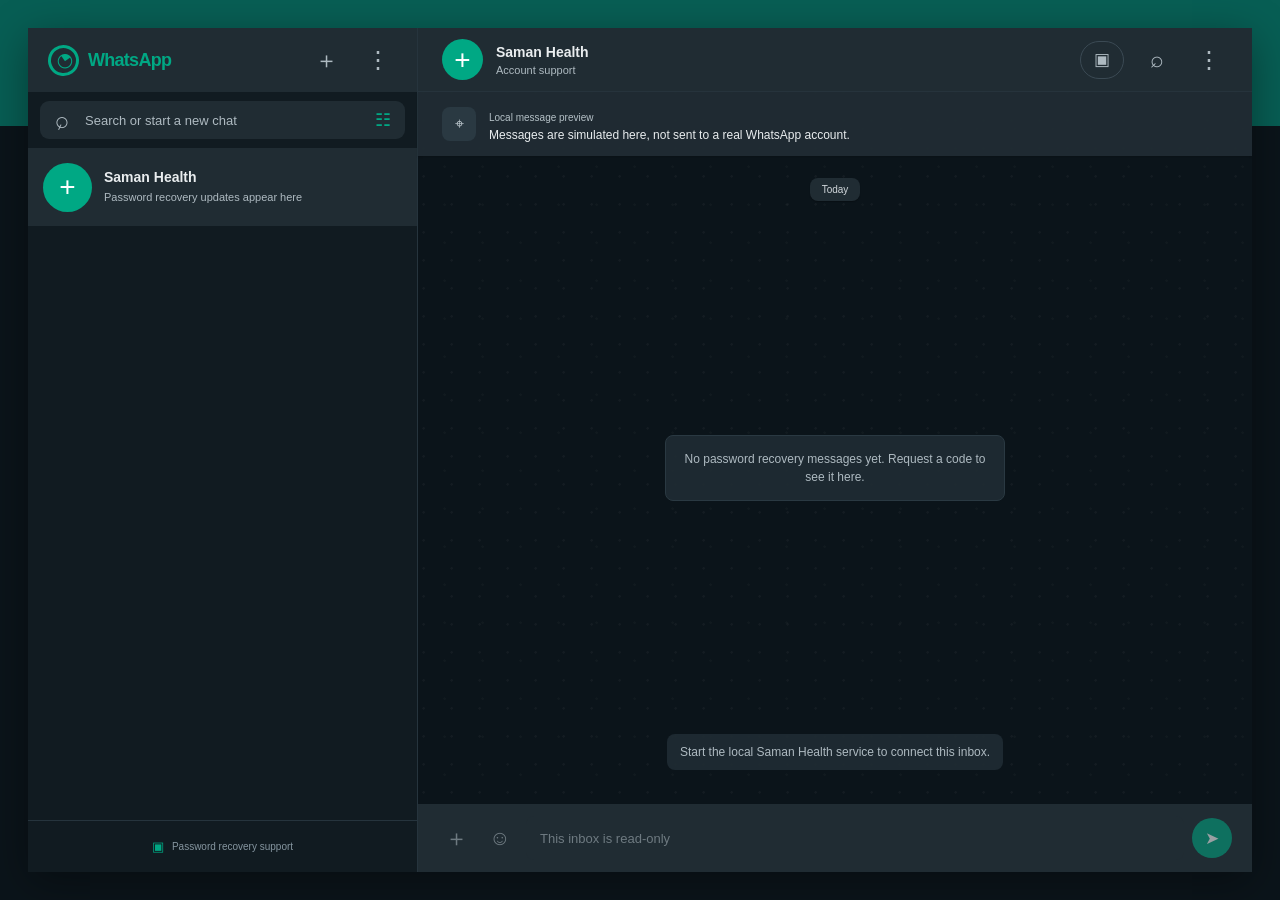
<file: whatsapp.html>
<!doctype html>
<html lang="en">
<head>
    <meta charset="utf-8">
    <meta name="viewport" content="width=device-width, initial-scale=1">
    <meta name="theme-color" content="#111b21">
    <title>WhatsApp — Saman Health</title>
    <link rel="stylesheet" href="whatsapp.css">
    <script src="api.js"></script>
</head>
<body>
    <main class="app-shell" aria-label="WhatsApp Web chat interface">
        <aside class="sidebar" aria-label="Chats">
            <header class="sidebar-header">
                <a class="brand" href="#" aria-label="WhatsApp home">
                    <span class="brand-icon" aria-hidden="true">◔</span>
                    <span>WhatsApp</span>
                </a>
                <div class="header-actions" aria-label="Chat actions">
                    <button class="icon-button" type="button" aria-label="New chat">＋</button>
                    <button class="icon-button more-button" type="button" aria-label="More options">⋮</button>
                </div>
            </header>

            <div class="search-wrap">
                <label class="search-box">
                    <span aria-hidden="true">⌕</span>
                    <input type="search" placeholder="Search or start a new chat" aria-label="Search chats">
                    <span class="search-filter" aria-hidden="true">☷</span>
                </label>
            </div>

            <section class="chat-list" id="chatList" aria-label="Recent conversations" aria-live="polite"></section>

            <footer class="sidebar-footer">
                <span class="lock-icon" aria-hidden="true">▣</span>
                <span>Password recovery support</span>
            </footer>
        </aside>

        <section class="conversation" aria-label="Selected conversation">
            <header class="conversation-header">
                <div class="contact-summary">
                    <div class="avatar avatar-saman" id="contactAvatar" aria-hidden="true">+</div>
                    <div>
                        <h1 id="contactName">Saman Health</h1>
                        <p id="contactInfo">Account support</p>
                    </div>
                </div>
                <div class="conversation-actions">
                    <button class="icon-button call-button" type="button" aria-label="Video call">▣</button>
                    <button class="icon-button" type="button" aria-label="Search in conversation">⌕</button>
                    <button class="icon-button more-button" type="button" aria-label="More options">⋮</button>
                </div>
            </header>

            <div class="pinned-banner">
                <span class="pinned-icon" aria-hidden="true">⌖</span>
                <div><small>Local message preview</small><p>Messages are simulated here, not sent to a real WhatsApp account.</p></div>
            </div>

            <div class="messages" aria-label="Messages" aria-live="polite">
                <div class="date-divider"><span>Today</span></div>
                <p class="inbox-empty" id="inboxEmpty">No password recovery messages yet. Request a code to see it here.</p>
                <div id="inboxMessages"></div>
                <p class="inbox-status" id="inboxStatus" role="status" hidden></p>
            </div>

            <form class="composer" aria-label="Message composer" onsubmit="return false">
                <button class="composer-icon" type="button" aria-label="Attachments unavailable" disabled>＋</button>
                <button class="composer-icon emoji-button" type="button" aria-label="Emoji unavailable" disabled>☺</button>
                <label class="message-input">
                    <span class="visually-hidden">Type a message</span>
                    <input type="text" placeholder="This inbox is read-only" disabled>
                </label>
                <button class="send-button" type="button" aria-label="Sending unavailable" disabled>➤</button>
            </form>
        </section>
    </main>
    <script>
        const backendBase = API.backendBaseUrl;
        const inboxMessages = document.getElementById('inboxMessages');
        const inboxEmpty = document.getElementById('inboxEmpty');
        const inboxStatus = document.getElementById('inboxStatus');
        const chatList = document.getElementById('chatList');
        const contactAvatar = document.getElementById('contactAvatar');
        const contactName = document.getElementById('contactName');
        const contactInfo = document.getElementById('contactInfo');
        const conversationPane = document.querySelector('.messages');
        const searchInput = document.querySelector('input[aria-label="Search chats"]');
        const samanConversation = {
            conversation_id: 'saman-health',
            contact_name: 'Saman Health',
            phone: '',
            messages: [],
            last_message: 'Password recovery updates appear here',
            last_time: ''
        };
        let conversations = [samanConversation];
        let selectedConversationId = 'saman-health';
        let lastRenderedConversations = '';

        function selectedConversation() {
            return conversations.find(item => item.conversation_id === selectedConversationId) || samanConversation;
        }

        function makeChatItem(conversation) {
            const button = document.createElement('button');
            button.type = 'button';
            button.className = 'chat-item';
            button.classList.toggle('active', conversation.conversation_id === selectedConversationId);
            button.dataset.conversationId = conversation.conversation_id;
            button.setAttribute('aria-pressed', String(conversation.conversation_id === selectedConversationId));

            const avatar = document.createElement('span');
            avatar.className = `avatar ${conversation.conversation_id === 'saman-health' ? 'avatar-saman' : 'avatar-patient'}`;
            avatar.textContent = conversation.conversation_id === 'saman-health'
                ? '+'
                : (conversation.contact_name || 'P').trim().charAt(0).toUpperCase();
            avatar.setAttribute('aria-hidden', 'true');

            const copy = document.createElement('span');
            copy.className = 'chat-copy';
            const heading = document.createElement('span');
            heading.className = 'chat-heading';
            const name = document.createElement('strong');
            name.textContent = conversation.contact_name || 'Patient';
            const time = document.createElement('time');
            time.textContent = conversation.last_time || '';
            heading.append(name, time);
            const preview = document.createElement('span');
            preview.className = 'chat-preview';
            const previewText = document.createElement('span');
            previewText.textContent = conversation.last_message || 'No messages yet';
            preview.append(previewText);
            copy.append(heading, preview);
            button.append(avatar, copy);
            button.addEventListener('click', () => {
                selectedConversationId = conversation.conversation_id;
                renderConversations();
                renderSelectedConversation();
            });
            return button;
        }

        function renderConversations() {
            const search = searchInput.value.trim().toLocaleLowerCase();
            chatList.replaceChildren();
            conversations
                .filter(conversation => (conversation.contact_name || '').toLocaleLowerCase().includes(search))
                .forEach(conversation => chatList.append(makeChatItem(conversation)));
        }

        function renderSelectedConversation() {
            const conversation = selectedConversation();
            const isSamanHealth = conversation.conversation_id === 'saman-health';
            contactName.textContent = conversation.contact_name || 'Patient';
            contactInfo.textContent = isSamanHealth ? 'Account support' : (conversation.phone || 'Patient updates');
            contactAvatar.className = `avatar ${isSamanHealth ? 'avatar-saman' : 'avatar-patient'}`;
            contactAvatar.textContent = isSamanHealth
                ? '+'
                : (conversation.contact_name || 'P').trim().charAt(0).toUpperCase();
            inboxMessages.replaceChildren();
            inboxEmpty.textContent = isSamanHealth
                ? 'No password recovery messages yet. Request a code to see it here.'
                : 'No updates in this conversation yet.';
            const messages = conversation.messages || [];
            inboxEmpty.hidden = messages.length > 0;
            messages.forEach(message => {
                const row = document.createElement('div');
                row.className = `message-row ${message.direction === 'outgoing' ? 'outgoing' : 'incoming'}`;
                const bubble = document.createElement('div');
                bubble.className = 'message-bubble';
                const body = document.createElement('p');
                body.textContent = message.body || '';
                const time = document.createElement('time');
                time.textContent = message.time || '';
                bubble.append(body, time);
                row.append(bubble);
                inboxMessages.append(row);
            });
            if (inboxStatus.hidden) {
                conversationPane.scrollTop = conversationPane.scrollHeight;
            }
        }

        async function refreshInbox() {
            try {
                const response = await fetch(`${backendBase}/api/saman-health/inbox-messages`);
                const result = await response.json();
                if (!response.ok) {
                    inboxStatus.textContent = result.message || 'The Saman Health inbox is unavailable.';
                    inboxStatus.hidden = false;
                    return;
                }

                inboxStatus.textContent = '';
                inboxStatus.hidden = true;
                const signature = JSON.stringify(result.conversations);
                if (signature === lastRenderedConversations) return;
                lastRenderedConversations = signature;
                const receivedConversations = result.conversations || [];
                const samanUpdates = receivedConversations.find(item => item.conversation_id === 'saman-health');
                conversations = [
                    samanUpdates || samanConversation,
                    ...receivedConversations.filter(item => item.conversation_id !== 'saman-health')
                ];
                if (!conversations.some(item => item.conversation_id === selectedConversationId)) {
                    selectedConversationId = 'saman-health';
                }
                renderConversations();
                renderSelectedConversation();
            } catch {
                inboxStatus.textContent = 'Start the local Saman Health service to connect this inbox.';
                inboxStatus.hidden = false;
            }
        }

        searchInput.addEventListener('input', renderConversations);
        renderConversations();
        renderSelectedConversation();
        refreshInbox();
        setInterval(refreshInbox, 2500);
    </script>
</body>
</html>
</file>
<file: doctor-dashround2.css>
* { box-sizing: border-box; }
html { scroll-behavior: smooth; }
body {
    min-width: 320px;
    min-height: 100vh;
    margin: 0;
    padding: 20px;
    color: var(--ink);
    font-family: -apple-system, BlinkMacSystemFont, "Segoe UI", sans-serif;
    background: #0f4cc9;
}
button, input, textarea, select { font: inherit; }
button, a { -webkit-tap-highlight-color: transparent; }
.dashboard-shell {
    position: relative;
    display: grid;
    grid-template-columns: 180px minmax(0, 1fr);
    width: min(1200px, 100%);
    min-height: 720px;
    margin: 0 auto;
    border: 1px solid rgba(255,255,255,0.18);
    border-radius: 18px;
    background: rgba(255, 255, 255, 0.08);
    overflow: hidden;
    box-shadow: 0 20px 42px rgba(6, 23, 70, 0.18);
}
.sidebar {
    padding: 26px 16px 20px;
    color: #fff;
    background: linear-gradient(180deg, #0f4cc9 0%, #0d3ea8 100%);
    border-right: 1px solid rgba(255,255,255,0.18);
}
.doctor-avatar {
    display: grid;
    place-items: center;
    width: 74px;
    height: 74px;
    margin: 0 auto 12px;
    border-radius: 50%;
    background: linear-gradient(135deg, #46d8cb, #1b5fe0);
    font-weight: 800;
    letter-spacing: 0.04em;
}
.sidebar h1 {
    margin: 0;
    font-size: 0.9rem;
    text-align: center;
}
.credentials {
    margin: 6px 0 14px;
    color: rgba(255,255,255,.82);
    font-size: 0.58rem;
    line-height: 1.5;
    text-align: center;
}
.sidebar-rule {
    height: 1px;
    margin: 0 auto 22px;
    background: rgba(255,255,255,0.3);
}
.sidebar nav {
    display: grid;
    gap: 7px;
}
.sidebar nav a {
    display: flex;
    align-items: center;
    gap: 10px;
    padding: 9px 8px;
    border-radius: 8px;
    color: #fff;
    text-decoration: none;
    font-size: 0.73rem;
    font-weight: 700;
}
.sidebar nav a.active, .sidebar nav a:hover {
    background: rgba(255,255,255,0.12);
}
.workspace {
    min-width: 0;
    padding: 18px 26px 24px;
    background: #0f4cc9;
}
.topbar {
    display: flex;
    align-items: center;
    justify-content: space-between;
    gap: 16px;
    margin-bottom: 14px;
    padding: 12px 16px;
    border: 1px solid var(--line);
    border-radius: 12px;
    background: #fff;
    color: var(--ink);
}
.eyebrow, .panel-title {
    margin: 0 0 6px;
    color: var(--blue-strong);
    font-size: 0.62rem;
    font-weight: 800;
    letter-spacing: 0.05em;
    text-transform: uppercase;
}
.topbar h2 {
    margin: 0;
    font-size: 1.4rem;
    font-weight: 700;
}
.notification-button {
    position: relative;
    width: 40px;
    height: 40px;
    border: 1px solid var(--line);
    border-radius: 50%;
    background: var(--panel-soft);
    cursor: pointer;
}
.bell-icon { font-size: 1.2rem; }
.notification-count {
    position: absolute;
    top: -3px;
    right: -3px;
    min-width: 17px;
    height: 17px;
    padding: 0 5px;
    border-radius: 10px;
    background: #d93025;
    color: #fff;
    font-size: 0.58rem;
    line-height: 17px;
    font-weight: 800;
}
.notification-panel {
    position: absolute;
    top: 72px;
    right: 28px;
    z-index: 15;
    width: min(340px, calc(100vw - 36px));
    max-height: 340px;
    overflow: auto;
    padding: 12px;
    border: 1px solid var(--line);
    border-radius: 12px;
    background: #fff;
    box-shadow: 0 12px 24px rgba(18, 73, 181, 0.12);
}
.notification-panel[hidden] { display: none; }
.notification-panel-heading {
    display: flex;
    align-items: center;
    justify-content: space-between;
    margin-bottom: 8px;
}
.notification-panel-heading button {
    border: 0;
    background: transparent;
    color: var(--blue);
    cursor: pointer;
}
.notification-item {
    margin: 0;
    padding: 10px 4px;
    border-top: 1px solid var(--line);
    font-size: 0.76rem;
    line-height: 1.45;
}
.notification-item small {
    display: block;
    margin-top: 4px;
    color: var(--muted);
    font-size: 0.6rem;
}
.metrics {
    display: grid;
    grid-template-columns: repeat(2, minmax(220px, 1fr));
    gap: 18px;
    margin-bottom: 18px;
}
.metric {
    display: flex;
    align-items: center;
    gap: 14px;
    min-height: 100px;
    padding: 16px 18px;
    border: 1px solid var(--line);
    border-radius: 12px;
    background: #fff;
    box-shadow: 0 8px 16px rgba(15, 76, 201, 0.06);
    color: var(--ink);
}
.metric-action {
    width: 100%;
    border: 0;
    text-align: left;
    cursor: pointer;
}
.metric-icon {
    display: grid;
    place-items: center;
    width: 54px;
    height: 54px;
    border-radius: 50%;
    background: #ebf2ff;
    color: var(--blue);
    font-size: 1.4rem;
    font-weight: 700;
}
.metric span, .metric small { display: block; }
.metric strong {
    display: block;
    margin: 3px 0;
    font-size: 1.2rem;
}
.metric small { color: var(--muted); font-size: 0.6rem; }
.current-appointment-banner, .patient-details, .care-panel, .panel {
    border: 1px solid var(--line);
    border-radius: 12px;
    background: #fff;
    color: var(--ink);
}
.current-appointment-banner {
    display: flex;
    align-items: center;
    justify-content: space-between;
    gap: 18px;
    margin-bottom: 18px;
    padding: 16px 18px;
    background: linear-gradient(135deg, #0e4ed3 0%, #225fe3 100%);
    border-color: rgba(255, 255, 255, 0.2);
    color: #fff;
}
.current-appointment-banner h3 {
    margin: 0 0 6px;
    font-size: 0.98rem;
}
.current-appointment-banner p:not(.panel-title) {
    margin: 0;
    color: var(--muted);
    font-size: 0.7rem;
}
.appointment-banner-actions { display: flex; align-items: center; gap: 12px; }
.appointment-banner-actions button {
    border: 1px solid var(--line);
    border-radius: 8px;
    background: var(--panel-soft);
    color: var(--blue);
    padding: 8px 10px;
    cursor: pointer;
}
.appointment-state {
    display: inline-block;
    padding: 5px 8px;
    border-radius: 999px;
    background: #e8f7ee;
    color: var(--success);
    font-size: 0.6rem;
    font-weight: 800;
}
.patient-details {
    padding: 16px 18px;
    margin-bottom: 18px;
}
.details-heading {
    display: flex;
    justify-content: space-between;
    gap: 14px;
    align-items: flex-start;
}
.patient-id-badge {
    display: inline-block;
    padding: 6px 8px;
    border-radius: 999px;
    background: #ebf2ff;
    color: var(--blue);
    font-size: 0.58rem;
    font-weight: 800;
}
.details-grid {
    display: grid;
    grid-template-columns: repeat(4, minmax(120px, 1fr));
    gap: 14px;
    margin-top: 14px;
}
.details-grid span {
    color: var(--muted);
    font-size: 0.62rem;
}
.details-grid strong {
    display: block;
    margin-top: 5px;
    color: var(--ink);
    font-size: 0.76rem;
}
.care-options {
    display: grid;
    grid-template-columns: repeat(3, minmax(0, 1fr));
    gap: 16px;
}
.care-panel {
    padding: 16px 18px;
}
.care-panel-heading {
    display: flex;
    align-items: center;
    justify-content: space-between;
    margin-bottom: 8px;
}
.care-panel-heading > span {
    padding: 5px 8px;
    border-radius: 999px;
    background: #edf3ff;
    color: var(--blue);
    font-size: 0.58rem;
    font-weight: 800;
}
.care-row {
    display: flex;
    align-items: center;
    justify-content: space-between;
    gap: 10px;
    padding: 12px 0;
    border-bottom: 1px solid var(--line);
}
.care-row:last-of-type { border-bottom: 0; }
.care-row b { display: block; }
.care-row small {
    display: block;
    margin-top: 4px;
    color: var(--muted);
    font-size: 0.56rem;
}
.care-row button,
.payment-button,
.booking-submit,
.primary-button {
    border: 0;
    border-radius: 10px;
    background: var(--blue);
    color: #fff;
    cursor: pointer;
}
.care-row button,
.payment-button {
    padding: 7px 10px;
    font-size: 0.62rem;
    font-weight: 700;
}
.record-actions {
    display: flex;
    flex-shrink: 0;
    gap: 6px;
}
.payment-button { width: 100%; margin-top: 12px; }
.patient-security-overlay[hidden], .booking-overlay[hidden] { display: none; }
.patient-security-overlay, .booking-overlay {
    position: fixed;
    inset: 0;
    z-index: 20;
    display: grid;
    place-items: center;
    padding: 20px;
    background: rgba(15, 32, 70, 0.45);
}
.patient-security-modal, .booking-modal {
    position: relative;
    width: min(100%, 440px);
    padding: 24px;
    border-radius: 16px;
    background: #fff;
    box-shadow: 0 18px 34px rgba(16, 39, 100, 0.18);
}
.booking-modal h2, .patient-security-modal h2 {
    margin: 0 0 10px;
    color: var(--ink);
}
.booking-modal label,
.patient-security-field,
.booking-modal select,
.booking-modal input,
.booking-modal textarea,
.patient-security-field input {
    display: block;
    width: 100%;
    margin-top: 8px;
}
.patient-security-field select {
    display: block;
    width: 100%;
    margin-top: 8px;
}
.booking-modal label,
.patient-security-field {
    margin-top: 16px;
    color: var(--muted);
    font-size: 0.68rem;
    font-weight: 700;
    text-transform: uppercase;
}
.booking-modal select,
.booking-modal input,
.booking-modal textarea,
.patient-security-field input,
.patient-security-field select {
    min-height: 42px;
    padding: 10px 12px;
    border: 1px solid var(--line);
    border-radius: 8px;
    background: #f8fbff;
    color: var(--ink);
}
.booking-close {
    position: absolute;
    top: 10px;
    right: 12px;
    border: 0;
    background: transparent;
    color: var(--muted);
    font-size: 1.7rem;
    cursor: pointer;
}
.booking-submit, .primary-button {
    width: 100%;
    min-height: 46px;
    margin-top: 18px;
    font-weight: 800;
}
.booking-status, .otp-status, .status {
    min-height: 18px;
    margin-top: 12px;
    color: var(--success);
    font-size: 0.72rem;
    line-height: 1.5;
}
@media (max-width: 920px) {
    .dashboard-shell { grid-template-columns: 150px 1fr; }
    .metrics { grid-template-columns: 1fr; }
    .care-options { grid-template-columns: 1fr; }
    .care-panel#check-reports { grid-column: auto; }
}
@media (max-width: 700px) {
    body { padding: 10px; }
    .dashboard-shell { display: block; }
    .sidebar { padding: 18px 14px; }
    .doctor-avatar, .credentials, .sidebar-rule { display: none; }
    .sidebar nav {
        display: flex;
        gap: 6px;
        overflow-x: auto;
        white-space: nowrap;
    }
    .workspace { padding: 14px 12px 18px; }
    .topbar { flex-direction: column; align-items: flex-start; }
    .details-grid { grid-template-columns: repeat(2, minmax(120px, 1fr)); }
    .current-appointment-banner { flex-direction: column; align-items: flex-start; }
}

:root {
    --blue: #177d79;
    --blue-strong: #126b68;
    --blue-deep: #143b49;
    --blue-soft: #e8f5f3;
    --ink: #172f3b;
    --muted: #71818b;
    --panel: #ffffff;
    --panel-soft: #f3f8f8;
    --line: #e7eef0;
    --success: #16865e;
    --warning: #d78b1b;
}

body {
    padding: 24px;
    background:
        radial-gradient(ellipse at 8% 2%, rgba(102, 190, 175, .12), transparent 28rem),
        #f2f6f8;
}

.dashboard-shell {
    grid-template-columns: 250px minmax(0, 1fr);
    width: min(1440px, 100%);
    min-height: min(920px, calc(100vh - 48px));
    border: 1px solid #e7edf0;
    border-radius: 24px;
    background: #f8fafb;
    box-shadow: 0 28px 80px rgba(25, 54, 67, .12);
    animation: dashboard-enter .7s cubic-bezier(.2, .7, .25, 1) both;
}

.sidebar {
    padding: 32px 20px 24px;
    background: linear-gradient(165deg, #173e4b 0%, #102f3b 100%);
    border: 0;
}

.doctor-avatar {
    width: 64px;
    height: 64px;
    margin-bottom: 14px;
    border: 3px solid rgba(255,255,255,.24);
    background: linear-gradient(135deg, #a6e9d8, #4db8aa);
    color: #16464e;
    box-shadow: 0 8px 24px rgba(0,0,0,.16);
}

.sidebar h1 { font-size: 1rem; }
.credentials { font-size: .72rem; }
.sidebar-rule {
    margin: 0 0 20px;
    background: rgba(255,255,255,.14);
}

.sidebar nav { gap: 5px; }
.sidebar nav a {
    min-height: 42px;
    padding: 10px 12px;
    border-radius: 10px;
    color: rgba(255,255,255,.75);
    font-size: .78rem;
    transition: color .2s ease, background .2s ease, transform .2s ease;
}

.sidebar nav a span {
    display: inline-grid;
    flex: 0 0 20px;
    place-items: center;
    font-size: 1rem;
}

.sidebar nav a.active,
.sidebar nav a:hover {
    color: #fff;
    background: rgba(155, 229, 212, .15);
    transform: translateX(2px);
}

.sidebar-settings-label {
    margin: 18px 8px 4px;
    color: rgba(255,255,255,.45);
    font-size: .59rem;
    font-weight: 800;
    letter-spacing: .11em;
}

.workspace {
    position: relative;
    padding: 30px clamp(22px, 4vw, 54px) 40px;
    background: #f8fafb;
}

.topbar {
    margin-bottom: 22px;
    padding: 0;
    border: 0;
    background: transparent;
}

.eyebrow, .panel-title {
    color: var(--blue-strong);
    font-size: .68rem;
    letter-spacing: .1em;
}

.topbar h2 {
    color: var(--ink);
    font-size: clamp(1.35rem, 2.2vw, 1.8rem);
    letter-spacing: -.04em;
}

.notification-button {
    border-color: #e3ebed;
    background: #fff;
    box-shadow: 0 4px 12px rgba(25,54,67,.05);
    transition: transform .2s ease, box-shadow .2s ease;
}

.notification-button:hover {
    transform: translateY(-2px);
    box-shadow: 0 8px 18px rgba(25,54,67,.1);
}

.welcome-hero {
    position: relative;
    display: flex;
    min-height: 218px;
    align-items: center;
    justify-content: space-between;
    gap: 24px;
    overflow: hidden;
    margin-bottom: 22px;
    padding: 30px clamp(24px, 4vw, 42px);
    border-radius: 20px;
    background: linear-gradient(112deg, #155f68 0%, #187e78 58%, #39a38f 100%);
    color: #fff;
    box-shadow: 0 16px 32px rgba(23,125,121,.16);
    animation: card-rise .65s .08s both;
}

.welcome-copy { position: relative; z-index: 1; max-width: 470px; }
.hero-kicker {
    margin: 0 0 10px;
    color: #b9eadc;
    font-size: .67rem;
    font-weight: 800;
    letter-spacing: .13em;
}

.welcome-copy h2 {
    max-width: 440px;
    margin: 0;
    font-size: clamp(1.65rem, 3vw, 2.35rem);
    line-height: 1.08;
    letter-spacing: -.045em;
}

.welcome-copy > p:not(.hero-kicker) {
    max-width: 420px;
    margin: 12px 0 18px;
    color: rgba(255,255,255,.8);
    font-size: .88rem;
    line-height: 1.55;
}

.welcome-copy button {
    display: inline-flex;
    min-height: 42px;
    align-items: center;
    gap: 10px;
    padding: 0 16px;
    border: 0;
    border-radius: 10px;
    background: #fff;
    color: #176c69;
    font-size: .78rem;
    font-weight: 800;
    cursor: pointer;
    transition: transform .2s ease, box-shadow .2s ease;
}

.welcome-copy button:hover {
    transform: translateY(-2px);
    box-shadow: 0 8px 18px rgba(4,41,47,.2);
}

.hero-art {
    position: relative;
    display: grid;
    flex: 0 0 220px;
    place-items: center;
    align-self: stretch;
}

.hero-art svg {
    position: relative;
    z-index: 1;
    width: min(100%, 210px);
    height: auto;
    overflow: visible;
    animation: hero-float 5s ease-in-out infinite;
}

.hero-orbit {
    position: absolute;
    display: block;
    width: 172px;
    height: 172px;
    border: 1px solid rgba(255,255,255,.18);
    border-radius: 50%;
}

.hero-orbit-one { animation: orbit-pulse 4s ease-in-out infinite; }
.hero-orbit-two { width: 210px; height: 210px; opacity: .7; }

.metrics {
    grid-template-columns: repeat(2, minmax(0, 1fr));
    gap: 16px;
    margin-bottom: 18px;
}

.metric {
    min-height: 106px;
    padding: 18px 20px;
    border: 1px solid #e9eff0;
    border-radius: 16px;
    box-shadow: 0 6px 18px rgba(25,54,67,.04);
    transition: transform .22s ease, box-shadow .22s ease, border-color .22s ease;
    animation: card-rise .6s both;
}

.metric:nth-child(2) { animation-delay: .08s; }
.metric:hover {
    transform: translateY(-3px);
    border-color: #cce6e0;
    box-shadow: 0 12px 28px rgba(25,54,67,.09);
}

.metric-icon {
    width: 48px;
    height: 48px;
    border-radius: 14px;
    background: #e5f4f0;
    color: #177d79;
}

.metric span { color: var(--muted); font-size: .7rem; }
.metric strong { font-size: 1.1rem; letter-spacing: -.02em; }
.metric small { font-size: .67rem; }

.current-appointment-banner,
.patient-details,
.care-panel {
    border: 1px solid #e9eff0;
    border-radius: 16px;
    box-shadow: 0 6px 18px rgba(25,54,67,.04);
}

.current-appointment-banner {
    position: relative;
    min-height: 116px;
    margin-bottom: 18px;
    padding: 22px 24px;
    border: 0;
    background: linear-gradient(110deg, #183f4b, #236b6b);
    box-shadow: 0 12px 26px rgba(24,63,75,.12);
    animation: card-rise .6s .14s both;
}

.current-appointment-banner .panel-title { color: #a9e3d6; }
.current-appointment-banner h3 { font-size: 1.02rem; }
.current-appointment-banner p:not(.panel-title) {
    color: rgba(255,255,255,.7);
    font-size: .76rem;
}

.appointment-banner-actions button {
    min-height: 38px;
    padding: 8px 13px;
    border: 0;
    background: #fff;
    font-size: .72rem;
    font-weight: 800;
    transition: transform .2s ease, background .2s ease;
}

.appointment-banner-actions button:hover {
    transform: translateY(-2px);
    background: #e8f5f3;
}

.patient-details {
    margin-bottom: 18px;
    padding: 21px 24px;
    animation: card-rise .6s .2s both;
}

.details-heading h3 {
    margin: 2px 0 0;
    color: var(--ink);
    font-size: 1rem;
}

.patient-id-badge {
    padding: 7px 10px;
    background: #e8f5f3;
    color: #176c69;
    font-size: .66rem;
}

.details-grid {
    grid-template-columns: repeat(auto-fit, minmax(135px, 1fr));
    gap: 14px 20px;
    margin-top: 20px;
}

.details-grid span { font-size: .68rem; }
.details-grid strong { font-size: .8rem; overflow-wrap: anywhere; }

.care-options {
    gap: 16px;
    align-items: start;
}

.care-panel {
    padding: 20px;
    animation: card-rise .6s .26s both;
}

.care-panel:nth-child(2) { animation-delay: .32s; }
.care-panel:nth-child(3) { animation-delay: .38s; }
.care-panel-heading { margin-bottom: 10px; }
.care-panel-heading .panel-title { margin-bottom: 0; }

.care-panel-heading > span {
    padding: 6px 9px;
    background: #e8f5f3;
    color: #176c69;
    font-size: .64rem;
}

.care-row { gap: 12px; padding: 13px 0; }
.care-row b { font-size: .78rem; }
.care-row small { font-size: .65rem; line-height: 1.5; }
.care-row button,
.payment-button {
    min-height: 34px;
    padding: 8px 12px;
    border-radius: 8px;
    background: #e7f4f1;
    color: #176c69;
    font-size: .68rem;
    transition: background .2s ease, transform .2s ease;
}

.care-row button:hover,
.payment-button:hover {
    transform: translateY(-1px);
    background: #d5ece5;
}

.payment-button { margin-top: 14px; }
.see-all {
    display: inline-flex;
    margin-top: 12px;
    color: #176c69;
    font-size: .7rem;
    font-weight: 800;
    text-decoration: none;
}

.see-all:hover { text-decoration: underline; }
.appointment-state { font-size: .66rem; }
.notification-panel {
    top: 84px;
    right: clamp(22px, 4vw, 54px);
    border-color: #e7eef0;
    box-shadow: 0 18px 44px rgba(25,54,67,.14);
}

@keyframes dashboard-enter {
    from { opacity: 0; transform: translateY(10px); }
    to { opacity: 1; transform: translateY(0); }
}

@keyframes card-rise {
    from { opacity: 0; transform: translateY(12px); }
    to { opacity: 1; transform: translateY(0); }
}

@keyframes hero-float {
    0%, 100% { transform: translateY(0); }
    50% { transform: translateY(-7px); }
}

@keyframes orbit-pulse {
    0%, 100% { transform: scale(.96); opacity: .45; }
    50% { transform: scale(1.04); opacity: .9; }
}

@media (max-width: 920px) {
    .dashboard-shell { grid-template-columns: 210px minmax(0, 1fr); }
    .workspace { padding: 26px 24px 32px; }
    .care-options { grid-template-columns: repeat(2, minmax(0, 1fr)); }
}

@media (max-width: 700px) {
    body { padding: 12px; }
    .dashboard-shell {
        min-height: calc(100vh - 24px);
        border-radius: 18px;
    }
    .sidebar { padding: 16px 14px; }
    .sidebar nav {
        gap: 6px;
        padding-bottom: 2px;
        scrollbar-width: thin;
    }
    .sidebar nav a { min-height: 38px; padding: 9px 11px; }
    .sidebar-settings-label { display: none; }
    .workspace { padding: 22px 16px 28px; }
    .topbar { flex-direction: row; align-items: center; }
    .topbar h2 { font-size: 1.35rem; }
    .welcome-hero { min-height: 190px; padding: 24px; }
    .hero-art { flex-basis: 130px; margin-right: -12px; }
    .hero-art svg { width: 140px; }
    .hero-orbit-one { width: 120px; height: 120px; }
    .hero-orbit-two { width: 148px; height: 148px; }
    .metrics { grid-template-columns: 1fr; gap: 12px; }
    .details-grid { grid-template-columns: repeat(2, minmax(0, 1fr)); }
    .current-appointment-banner { flex-direction: row; align-items: center; }
    .appointment-banner-actions { flex-wrap: wrap; justify-content: flex-end; }
    .care-options { grid-template-columns: 1fr; }
    .notification-panel { top: 72px; right: 16px; }
}

@media (max-width: 460px) {
    .welcome-hero { min-height: 0; padding: 22px 20px; }
    .welcome-copy h2 { font-size: 1.65rem; }
    .welcome-copy > p:not(.hero-kicker) { font-size: .8rem; }
    .hero-art { flex: 0 0 76px; margin-right: -24px; opacity: .72; }
    .hero-art svg { width: 110px; }
    .hero-orbit-one { width: 100px; height: 100px; }
    .hero-orbit-two { width: 126px; height: 126px; }
    .current-appointment-banner { align-items: flex-start; flex-direction: column; }
    .appointment-banner-actions { width: 100%; justify-content: space-between; }
}

@media (prefers-reduced-motion: reduce) {
    *,
    *::before,
    *::after {
        scroll-behavior: auto !important;
        animation-duration: .01ms !important;
        animation-iteration-count: 1 !important;
        transition-duration: .01ms !important;
    }
}

.doctor-avatar {
    position: relative;
    background: linear-gradient(145deg, #c2f1e3, #69c8b5);
    box-shadow: 0 0 0 7px rgba(191, 240, 225, .09), 0 12px 28px rgba(0,0,0,.18);
}

.doctor-avatar::after {
    position: absolute;
    right: 0;
    bottom: 2px;
    width: 12px;
    height: 12px;
    border: 2px solid #173e4b;
    border-radius: 50%;
    background: #63d49c;
    content: "";
}

.sidebar h1 {
    font-size: 1.04rem;
    letter-spacing: -.02em;
}

.credentials {
    margin-top: 5px;
    color: rgba(255,255,255,.61);
    font-size: .68rem;
}

.sidebar-rule { margin-top: 20px; }
.sidebar nav a { position: relative; }
.sidebar nav a.active::before {
    position: absolute;
    top: 9px;
    bottom: 9px;
    left: 0;
    width: 3px;
    border-radius: 0 4px 4px 0;
    background: #93e3cb;
    content: "";
}

.sidebar nav a span svg {
    display: block;
    width: 17px;
    height: 17px;
    fill: none;
    stroke: currentColor;
    stroke-linecap: round;
    stroke-linejoin: round;
    stroke-width: 1.7;
}

.sidebar nav a:first-child span svg rect { fill: currentColor; stroke: none; }
.sidebar nav a.active span { color: #a5ead6; }
.notification-button { display: grid; place-items: center; }
.bell-icon { display: grid; place-items: center; }
.bell-icon svg {
    width: 19px;
    height: 19px;
    fill: none;
    stroke: #34515c;
    stroke-linecap: round;
    stroke-linejoin: round;
    stroke-width: 1.7;
}

.topbar-tools {
    display: flex;
    align-items: center;
    gap: 12px;
}

.welcome-hero::before {
    position: absolute;
    top: -115px;
    right: 24%;
    width: 270px;
    height: 270px;
    border: 1px solid rgba(255,255,255,.1);
    border-radius: 50%;
    content: "";
}

.welcome-hero::after {
    position: absolute;
    top: -185px;
    right: 18%;
    width: 390px;
    height: 390px;
    border: 1px solid rgba(255,255,255,.08);
    border-radius: 50%;
    content: "";
}

.hero-art { z-index: 1; }
.metric:focus-visible,
.welcome-copy button:focus-visible,
.sidebar nav a:focus-visible,
.notification-button:focus-visible,
.appointment-banner-actions button:focus-visible {
    outline: 3px solid #83d9c1;
    outline-offset: 3px;
}

@media (max-width: 700px) {
    .sidebar h1 { font-size: .98rem; }
    .sidebar-rule { display: none; }
    .sidebar nav {
        scrollbar-width: none;
        -ms-overflow-style: none;
    }
    .sidebar nav::-webkit-scrollbar { display: none; }
    .sidebar nav a {
        flex: 0 0 auto;
        white-space: nowrap;
    }
    .sidebar nav a.active::before {
        top: auto;
        right: 12px;
        bottom: 1px;
        left: 12px;
        width: auto;
        height: 2px;
        border-radius: 2px;
    }
    .welcome-hero::before { right: -60px; }
    .welcome-hero::after { right: -110px; }
}

@media (max-width: 460px) {
    .hero-art {
        position: absolute;
        right: 2px;
        bottom: 0;
        width: 106px;
        height: 140px;
        opacity: .24;
        pointer-events: none;
    }
    .hero-art svg { width: 112px; }
    .hero-orbit-one { width: 100px; height: 100px; }
    .hero-orbit-two { width: 126px; height: 126px; }
    .welcome-copy { max-width: 100%; }
}

.booking-modal,
.patient-security-modal {
    max-height: min(88vh, 760px);
    overflow-y: auto;
    border: 1px solid #e6edef;
    border-radius: 20px;
    box-shadow: 0 28px 80px rgba(13, 37, 48, .24);
}

.doctors-modal { width: min(100%, 560px); }
.doctor-filter-label { margin-bottom: 7px; }
.doctor-filter { margin-bottom: 16px; }
.doctor-list { display: grid; gap: 10px; }

.doctor-list-item {
    display: flex;
    align-items: center;
    gap: 12px;
    min-width: 0;
    padding: 12px;
    border: 1px solid #e9eff0;
    border-radius: 13px;
    background: #fff;
    transition: border-color .2s ease, background .2s ease, transform .2s ease;
}

.doctor-list-item:hover {
    transform: translateY(-1px);
    border-color: #b9ded4;
    background: #fbfefd;
}

.doctor-mini-avatar {
    display: grid;
    flex: 0 0 42px;
    place-items: center;
    width: 42px;
    height: 42px;
    border: 0;
    border-radius: 13px;
    background: #e6f4f0;
    color: #176c69;
    font-size: .74rem;
    font-style: normal;
    font-weight: 800;
}

.doctor-list-item > div { min-width: 0; flex: 1; }
.doctor-list-item strong,
.doctor-list-item small { display: block; }
.doctor-list-item strong { color: var(--ink); font-size: .8rem; }
.doctor-list-item small { margin-top: 4px; color: var(--muted); font-size: .68rem; }
.doctor-list-item > b {
    flex: 0 0 auto;
    padding: 6px 8px;
    border-radius: 999px;
    background: #e7f6ef;
    color: #16865e;
    font-size: .62rem;
}

.doctor-list-item > b.busy-doctor {
    background: #fff3df;
    color: #a96a11;
}

.doctor-list-item > b.available {
    background: #e7f6ef;
    color: #16865e;
}

@media (max-width: 460px) {
    .booking-modal,
    .patient-security-modal { padding: 22px 18px; }
    .doctor-list-item { gap: 9px; padding: 10px; }
    .doctor-list-item > b { font-size: .56rem; }
}

.wellness-checkin {
    position: relative;
    display: grid;
    grid-template-columns: minmax(0, 1fr) auto;
    gap: 14px 24px;
    align-items: center;
    margin: 0 0 18px;
    padding: 22px 24px;
    overflow: hidden;
    border: 1px solid #e5eeed;
    border-radius: 17px;
    background:
        radial-gradient(circle at 100% 0, rgba(178, 232, 214, .25), transparent 13rem),
        #fff;
    box-shadow: 0 6px 18px rgba(25,54,67,.04);
    animation: card-rise .6s .24s both;
}

.wellness-copy { position: relative; z-index: 1; }
.wellness-copy .panel-title { margin-bottom: 7px; }
.wellness-copy h3 {
    margin: 0;
    color: var(--ink);
    font-size: 1.02rem;
    letter-spacing: -.025em;
}

.wellness-copy > p:last-child {
    max-width: 620px;
    margin: 7px 0 0;
    color: var(--muted);
    font-size: .72rem;
    line-height: 1.55;
}

.wellness-options {
    display: flex;
    flex-wrap: wrap;
    justify-content: flex-end;
    gap: 8px;
}

.wellness-options button {
    display: inline-flex;
    min-height: 42px;
    align-items: center;
    gap: 7px;
    padding: 0 12px;
    border: 1px solid #e4edeb;
    border-radius: 11px;
    background: rgba(255,255,255,.85);
    color: #48616a;
    font-size: .72rem;
    font-weight: 750;
    cursor: pointer;
    transition: transform .2s ease, border-color .2s ease, background .2s ease, box-shadow .2s ease;
}

.wellness-options button span {
    color: #4d9e8c;
    font-size: 1rem;
}

.wellness-options button:hover:not(:disabled) {
    transform: translateY(-2px);
    border-color: #b5ddd1;
    box-shadow: 0 6px 14px rgba(28,108,94,.09);
}

.wellness-options button[aria-pressed="true"] {
    border-color: #69bda5;
    background: #e8f6f0;
    color: #176c69;
    box-shadow: inset 0 0 0 1px #69bda5;
    animation: checkin-pop .32s cubic-bezier(.2,.8,.3,1.2);
}

.wellness-options button:disabled { cursor: not-allowed; opacity: .55; }
.wellness-status {
    grid-column: 1 / -1;
    min-height: 1em;
    margin: 0;
    color: #528074;
    font-size: .67rem;
}

.medication-note {
    margin: 2px 0 10px;
    color: var(--muted);
    font-size: .67rem;
    line-height: 1.55;
}

.medication-progress {
    margin: 0 0 6px;
    color: #176c69;
    font-size: .67rem;
    font-weight: 750;
}

.medication-row {
    display: flex;
    align-items: center;
    justify-content: space-between;
    gap: 12px;
    padding: 12px 0;
    border-bottom: 1px solid #edf1f2;
}

.medication-row:last-child { border-bottom: 0; }
.medication-summary { min-width: 0; }
.medication-summary strong,
.medication-summary small { display: block; }
.medication-summary strong {
    overflow-wrap: anywhere;
    color: var(--ink);
    font-size: .76rem;
}

.medication-summary small {
    margin-top: 4px;
    color: var(--muted);
    font-size: .64rem;
    line-height: 1.45;
}

.medication-actions {
    display: flex;
    flex: 0 0 auto;
    align-items: center;
    gap: 6px;
}

.medication-actions button {
    min-height: 32px;
    padding: 6px 9px;
    border: 1px solid #dce9e6;
    border-radius: 8px;
    background: #fff;
    color: #176c69;
    font-size: .62rem;
    font-weight: 800;
    cursor: pointer;
    transition: transform .18s ease, background .18s ease, border-color .18s ease;
}

.medication-actions button:hover {
    transform: translateY(-1px);
    border-color: #aad6c9;
    background: #f2faf7;
}

.medication-actions .medication-review-button[aria-pressed="true"] {
    border-color: #d3ebe0;
    background: #eaf6ef;
    color: #16865e;
}

.medication-review-button.is-reviewed::before {
    margin-right: 4px;
    content: "✓";
}

.wellness-options button:focus-visible,
.medication-actions button:focus-visible {
    outline: 3px solid #83d9c1;
    outline-offset: 2px;
}

@keyframes checkin-pop {
    from { transform: scale(.94); }
    to { transform: scale(1); }
}

@media (max-width: 920px) {
    .wellness-checkin { grid-template-columns: 1fr; }
    .wellness-options { justify-content: flex-start; }
}

@media (max-width: 460px) {
    .wellness-checkin { padding: 19px; }
    .wellness-options { display: grid; grid-template-columns: repeat(3, minmax(0, 1fr)); }
    .wellness-options button { justify-content: center; padding: 0 8px; }
    .medication-row { align-items: flex-start; flex-direction: column; }
    .medication-actions { width: 100%; }
    .medication-actions button { flex: 1; }
}

body {
    position: relative;
    isolation: isolate;
    background:
        radial-gradient(ellipse at 8% 8%, rgba(179, 225, 214, .62), transparent 26rem),
        radial-gradient(ellipse at 94% 30%, rgba(203, 230, 227, .62), transparent 28rem),
        radial-gradient(ellipse at 80% 96%, rgba(217, 235, 227, .7), transparent 31rem),
        linear-gradient(145deg, #edf4f4 0%, #f7f9f8 48%, #eaf2f1 100%);
}

body::before,
body::after {
    position: fixed;
    inset: 0;
    z-index: -1;
    display: block;
    pointer-events: none;
    content: "";
}

body::before {
    background:
        radial-gradient(circle at 100% 0%, transparent 0 155px, rgba(67,145,129,.09) 156px 157px, transparent 158px 205px, rgba(67,145,129,.07) 206px 207px, transparent 208px),
        radial-gradient(ellipse at 100% 0%, rgba(179,225,214,.5), transparent 430px);
    animation: background-breathe 16s ease-in-out infinite alternate;
}

body::after {
    background:
        radial-gradient(circle at 0% 100%, transparent 0 54px, rgba(51,130,118,.09) 55px 56px, transparent 57px 86px, rgba(51,130,118,.07) 87px 88px, transparent 89px),
        radial-gradient(ellipse at 0% 100%, rgba(203,230,218,.55), transparent 420px),
        radial-gradient(circle, rgba(64,135,121,.11) 1px, transparent 1.5px);
    background-size: auto, auto, 16px 16px;
    mask-image: radial-gradient(ellipse at 0% 100%, #000 0%, rgba(0,0,0,.7) 35%, transparent 72%);
    animation: background-breathe 20s ease-in-out infinite alternate-reverse;
}

.dashboard-shell { z-index: 0; }

@keyframes background-breathe {
    from { opacity: .55; }
    to { opacity: .9; }
}

@media (max-width: 700px) {
    body::before { opacity: .72; }
    body::after { opacity: .62; }
}

.patient-security-overlay,
.booking-overlay {
    padding: 22px;
    overflow-y: auto;
    background:
        radial-gradient(circle at 50% 42%, rgba(44, 130, 114, .2), transparent 32rem),
        rgba(15, 37, 47, .56);
    backdrop-filter: blur(9px) saturate(.82);
    animation: popup-backdrop-in .22s ease-out both;
}

.booking-modal,
.patient-security-modal {
    isolation: isolate;
    width: min(100%, 480px);
    padding: 34px;
    border: 1px solid rgba(255,255,255,.78);
    border-radius: 24px;
    background:
        radial-gradient(circle at 100% 0, rgba(225, 245, 238, .76), transparent 190px),
        linear-gradient(145deg, #fff 0%, #fff 60%, #f8fcfa 100%);
    box-shadow:
        0 34px 90px rgba(9, 32, 42, .3),
        0 8px 24px rgba(14, 86, 76, .1),
        inset 0 1px 0 rgba(255,255,255,.9);
    animation: popup-card-in .42s cubic-bezier(.2,.8,.2,1) both;
}

.booking-modal::before,
.patient-security-modal::before {
    position: absolute;
    z-index: -1;
    top: 0;
    right: 0;
    left: 0;
    height: 6px;
    border-radius: 24px 24px 0 0;
    background: linear-gradient(90deg, #63bca5, #197d79 55%, #a6e7d1);
    content: "";
}

.booking-modal .eyebrow,
.patient-security-modal .eyebrow {
    max-width: calc(100% - 58px);
    margin: 0 0 8px;
    color: #287c70;
    font-size: .66rem;
    letter-spacing: .14em;
}

.booking-modal h2,
.patient-security-modal h2 {
    max-width: calc(100% - 42px);
    margin: 0 0 10px;
    color: #173844;
    font-size: clamp(1.55rem, 4vw, 1.9rem);
    letter-spacing: -.045em;
    line-height: 1.12;
}

.booking-intro,
.patient-security-modal > p:not(.eyebrow):not(.booking-status) {
    margin: 0 0 18px;
    color: #6d7f84;
    font-size: .82rem;
    line-height: 1.6;
}

.booking-close {
    z-index: 1;
    top: 21px;
    right: 21px;
    display: grid;
    width: 38px;
    height: 38px;
    place-items: center;
    border: 1px solid #e5eeeb;
    border-radius: 12px;
    background: rgba(255,255,255,.82);
    color: #53716f;
    font-size: 1.45rem;
    line-height: 1;
    transition: transform .2s ease, background .2s ease, color .2s ease, border-color .2s ease;
}

.booking-close:hover {
    transform: rotate(90deg);
    border-color: #c5e3d9;
    background: #eaf6f0;
    color: #176c69;
}

.booking-modal label,
.patient-security-field {
    margin-top: 15px;
    color: #526b72;
    font-size: .66rem;
    letter-spacing: .045em;
}

.booking-modal select,
.booking-modal input,
.booking-modal textarea,
.patient-security-field input,
.patient-security-field select {
    min-height: 46px;
    margin-top: 7px;
    border: 1px solid #dfeae8;
    border-radius: 11px;
    background: rgba(248,251,250,.9);
    color: #203e48;
    font-size: .82rem;
    transition: border-color .2s ease, box-shadow .2s ease, background .2s ease;
}

.booking-modal textarea { min-height: 94px; resize: vertical; }
.booking-modal select:focus,
.booking-modal input:focus,
.booking-modal textarea:focus,
.patient-security-field input:focus,
.patient-security-field select:focus {
    outline: 0;
    border-color: #64b9a4;
    background: #fff;
    box-shadow: 0 0 0 4px rgba(80, 174, 148, .14);
}

.booking-submit,
.primary-button {
    position: relative;
    min-height: 48px;
    overflow: hidden;
    margin-top: 20px;
    border: 0;
    border-radius: 12px;
    background: linear-gradient(105deg, #166d6a, #228f80);
    box-shadow: 0 8px 18px rgba(28, 119, 103, .2);
    color: #fff;
    font-size: .79rem;
    font-weight: 800;
    letter-spacing: .01em;
    transition: transform .2s ease, box-shadow .2s ease, filter .2s ease;
}

.booking-submit:hover,
.primary-button:hover {
    transform: translateY(-2px);
    box-shadow: 0 12px 24px rgba(28, 119, 103, .27);
    filter: saturate(1.12);
}

.booking-submit:active,
.primary-button:active { transform: translateY(0); }
.booking-submit:focus-visible,
.booking-close:focus-visible {
    outline: 3px solid #83d9c1;
    outline-offset: 3px;
}

.booking-status,
.patient-security-modal .booking-status {
    min-height: 1.2em;
    margin: 12px 0 0;
    padding: 0;
    color: #27755f;
    font-size: .73rem;
    font-weight: 650;
}

.doctors-modal { width: min(100%, 590px); }
.doctors-modal .doctor-list { gap: 9px; }
.doctors-modal .doctor-list-item { background: rgba(255,255,255,.86); }
.doctors-modal .doctor-list-item:hover { transform: translateX(3px); }
.doctors-modal .doctor-list-item[hidden] { display: none; }

.queue-status-grid {
    gap: 12px;
    margin-top: 20px;
}

.queue-status-grid > div {
    padding: 17px 14px;
    border: 1px solid #e4efeb;
    border-radius: 15px;
    background: linear-gradient(145deg, #f5fbf8, #edf7f3);
    text-align: center;
    animation: popup-item-in .35s both;
}

.queue-status-grid > div:nth-child(2) { animation-delay: .04s; }
.queue-status-grid > div:nth-child(3) { animation-delay: .08s; }
.queue-status-grid > div:nth-child(4) { animation-delay: .12s; }
.queue-status-grid span { color: #71858a; font-size: .66rem; }
.queue-status-grid strong {
    display: block;
    margin-top: 6px;
    color: #176c69;
    font-size: 1.45rem;
    letter-spacing: -.04em;
}

.patient-security-toggle {
    display: flex;
    align-items: center;
    gap: 10px;
    padding: 14px;
    border: 1px solid #e4efeb;
    border-radius: 13px;
    background: #f5fbf8;
    color: #426168;
    font-size: .76rem;
    line-height: 1.5;
}

.patient-security-toggle input {
    width: 18px;
    height: 18px;
    accent-color: #218575;
}

@keyframes popup-backdrop-in {
    from { opacity: 0; }
    to { opacity: 1; }
}

@keyframes popup-card-in {
    from { opacity: 0; transform: translateY(14px) scale(.975); }
    to { opacity: 1; transform: translateY(0) scale(1); }
}

@keyframes popup-item-in {
    from { opacity: 0; transform: translateY(6px); }
    to { opacity: 1; transform: translateY(0); }
}

@media (max-width: 560px) {
    .patient-security-overlay,
    .booking-overlay { padding: 14px; }
    .booking-modal,
    .patient-security-modal {
        padding: 29px 22px 24px;
        border-radius: 20px;
    }
    .booking-modal::before,
    .patient-security-modal::before { border-radius: 20px 20px 0 0; }
    .booking-close { top: 15px; right: 15px; }
    .booking-modal h2,
    .patient-security-modal h2 { max-width: calc(100% - 32px); }
}

:root {
    --blue: #2563eb;
    --blue-strong: #1d4ed8;
    --blue-deep: #173b78;
    --blue-soft: #eaf1ff;
    --ink: #182f49;
    --muted: #718096;
    --panel: #fff;
    --panel-soft: #f3f7ff;
    --line: #e6edf7;
    --success: #16865e;
}

body {
    background:
        radial-gradient(ellipse at 8% 8%, rgba(191, 213, 255, .62), transparent 26rem),
        radial-gradient(ellipse at 94% 30%, rgba(208, 224, 255, .62), transparent 28rem),
        radial-gradient(ellipse at 80% 96%, rgba(220, 230, 250, .7), transparent 31rem),
        linear-gradient(145deg, #eef3fc 0%, #f8f9fc 48%, #edf2fa 100%);
}

body::before {
    background:
        radial-gradient(circle at 100% 0%, transparent 0 155px, rgba(64, 106, 190, .09) 156px 157px, transparent 158px 205px, rgba(64, 106, 190, .07) 206px 207px, transparent 208px),
        radial-gradient(ellipse at 100% 0%, rgba(191, 213, 255, .5), transparent 430px);
}

body::after {
    background:
        radial-gradient(circle at 0% 100%, transparent 0 54px, rgba(65, 105, 184, .09) 55px 56px, transparent 57px 86px, rgba(65, 105, 184, .07) 87px 88px, transparent 89px),
        radial-gradient(ellipse at 0% 100%, rgba(208, 224, 250, .55), transparent 420px),
        radial-gradient(circle, rgba(76, 113, 183, .11) 1px, transparent 1.5px);
}

.sidebar { background: linear-gradient(165deg, #193d6b 0%, #102c50 100%); }
.doctor-avatar {
    background: linear-gradient(145deg, #d7e5ff, #82aef4);
    box-shadow: 0 0 0 7px rgba(191, 213, 255, .09), 0 12px 28px rgba(0,0,0,.18);
}

.doctor-avatar::after { border-color: #173b66; }
.sidebar nav a.active,
.sidebar nav a:hover { background: rgba(145, 184, 255, .16); }
.sidebar nav a.active::before { background: #9dbfff; }
.sidebar nav a.active span { color: #b6ceff; }

.welcome-hero {
    background: linear-gradient(112deg, #19477f 0%, #2365b5 58%, #3987d7 100%);
    box-shadow: 0 16px 32px rgba(37, 99, 235, .16);
}

.hero-kicker { color: #c5d9ff; }
.welcome-copy button { color: #2456a0; }
.hero-orbit { border-color: rgba(232, 239, 255, .22); }

.metric-icon {
    background: #eaf1ff;
    color: #2563eb;
}

.metric:hover { border-color: #cbdafa; }

.current-appointment-banner {
    background: linear-gradient(110deg, #173b67, #245a9b);
    box-shadow: 0 12px 26px rgba(24, 59, 103, .12);
}

.current-appointment-banner .panel-title { color: #c5d9ff; }
.appointment-banner-actions button:hover { background: #edf3ff; }
.patient-id-badge,
.care-panel-heading > span {
    background: #eaf1ff;
    color: #2456a0;
}

.care-row button,
.payment-button {
    background: #eaf1ff;
    color: #2456a0;
}

.care-row button:hover,
.payment-button:hover { background: #dce8ff; }
.see-all,
.medication-progress,
.medication-actions button { color: #2456a0; }

.sidebar nav a:first-child span svg rect { fill: currentColor; }
.doctor-mini-avatar {
    background: #eaf1ff;
    color: #2456a0;
}

.wellness-checkin {
    border-color: #e4ebf6;
    background:
        radial-gradient(circle at 100% 0, rgba(195, 214, 255, .25), transparent 13rem),
        #fff;
}

.wellness-options button span { color: #3975cf; }
.wellness-options button:hover:not(:disabled) {
    border-color: #bdd0f5;
    box-shadow: 0 6px 14px rgba(37, 84, 160, .09);
}

.wellness-options button[aria-pressed="true"] {
    border-color: #7da3ec;
    background: #edf3ff;
    color: #2456a0;
    box-shadow: inset 0 0 0 1px #7da3ec;
}

.wellness-status { color: #4e6c9f; }
.medication-actions button { border-color: #dce6f5; }
.medication-actions button:hover {
    border-color: #b9ccef;
    background: #f1f5ff;
}

.medication-actions .medication-review-button[aria-pressed="true"] {
    border-color: #d3e1f8;
    background: #edf3ff;
    color: #2456a0;
}

.metric:focus-visible,
.welcome-copy button:focus-visible,
.sidebar nav a:focus-visible,
.notification-button:focus-visible,
.appointment-banner-actions button:focus-visible,
.wellness-options button:focus-visible,
.medication-actions button:focus-visible,
.booking-submit:focus-visible,
.booking-close:focus-visible {
    outline-color: #7ca5f3;
}

.patient-security-overlay,
.booking-overlay {
    background:
        radial-gradient(circle at 50% 42%, rgba(42, 95, 178, .2), transparent 32rem),
        rgba(15, 32, 54, .58);
}

.booking-modal,
.patient-security-modal {
    border-color: rgba(255,255,255,.82);
    background:
        radial-gradient(circle at 100% 0, rgba(226, 236, 255, .78), transparent 190px),
        linear-gradient(145deg, #fff 0%, #fff 60%, #f8faff 100%);
}

.booking-modal::before,
.patient-security-modal::before {
    background: linear-gradient(90deg, #79a8f4, #2563eb 55%, #b5d0ff);
}

.booking-modal .eyebrow,
.patient-security-modal .eyebrow { color: #285db0; }

.booking-modal h2,
.patient-security-modal h2 { color: #183653; }

.booking-close {
    border-color: #e3eaf5;
    color: #5b708e;
}

.booking-close:hover {
    border-color: #c7d8f5;
    background: #edf3ff;
    color: #2456a0;
}

.booking-modal label,
.patient-security-field { color: #52677f; }

.booking-modal select,
.booking-modal input,
.booking-modal textarea,
.patient-security-field input { border-color: #dfe7f3; }

.booking-modal select:focus,
.booking-modal input:focus,
.booking-modal textarea:focus,
.patient-security-field input:focus,
.patient-security-field select:focus {
    border-color: #6c96e8;
    box-shadow: 0 0 0 4px rgba(66, 115, 210, .14);
}

.booking-submit,
.primary-button {
    background: linear-gradient(105deg, #1e4e9c, #2869ca);
    box-shadow: 0 8px 18px rgba(38, 92, 180, .22);
}

.booking-submit:hover,
.primary-button:hover { box-shadow: 0 12px 24px rgba(38, 92, 180, .28); }
.booking-status,
.patient-security-modal .booking-status { color: #2563eb; }

.doctors-modal .doctor-list-item:hover { border-color: #bdd0f5; }
.queue-status-grid > div {
    border-color: #e1eaf7;
    background: linear-gradient(145deg, #f5f8ff, #edf3ff);
}

.queue-status-grid strong { color: #2456a0; }
.patient-security-toggle {
    border-color: #e1eaf7;
    background: #f5f8ff;
    color: #425d79;
}

.patient-security-toggle input { accent-color: #2563eb; }

:root {
    --blue: #0c4bc3;
    --blue-strong: #1842d2;
    --blue-deep: #092bc2;
    --blue-soft: #eaf0ff;
}

body {
    background:
        radial-gradient(circle at 12% 12%, rgba(90, 239, 220, .18), transparent 22%),
        radial-gradient(circle at 88% 86%, rgba(112, 145, 255, .2), transparent 30%),
        linear-gradient(135deg, #244ad2 0%, #163bd1 48%, #092bc2 100%);
}

body::before {
    background:
        radial-gradient(circle at 100% 0%, transparent 0 155px, rgba(191, 212, 255, .12) 156px 157px, transparent 158px 205px, rgba(191, 212, 255, .09) 206px 207px, transparent 208px),
        radial-gradient(ellipse at 100% 0%, rgba(112, 145, 255, .22), transparent 430px);
}

body::after {
    background:
        radial-gradient(circle at 0% 100%, transparent 0 54px, rgba(90, 239, 220, .13) 55px 56px, transparent 57px 86px, rgba(90, 239, 220, .09) 87px 88px, transparent 89px),
        radial-gradient(ellipse at 0% 100%, rgba(90, 239, 220, .18), transparent 420px),
        radial-gradient(circle, rgba(226, 236, 255, .14) 1px, transparent 1.5px);
}

.sidebar { background: linear-gradient(165deg, #244ad2 0%, #092bc2 100%); }
.doctor-avatar {
    background: linear-gradient(145deg, #d9f8f4, #86b8ff);
    box-shadow: 0 0 0 7px rgba(211, 229, 255, .12), 0 12px 28px rgba(0,0,0,.18);
}

.doctor-avatar::after { border-color: #163bd1; }
.sidebar nav a.active,
.sidebar nav a:hover { background: rgba(255, 255, 255, .14); }
.sidebar nav a.active::before { background: #54e1d0; }
.sidebar nav a.active span { color: #9ff3e9; }

.welcome-hero {
    background: linear-gradient(135deg, #244ad2 0%, #163bd1 48%, #092bc2 100%);
    box-shadow: 0 16px 32px rgba(9, 43, 194, .24);
}

.hero-kicker { color: rgba(226, 247, 255, .88); }
.welcome-copy button { color: #1842d2; }
.hero-orbit { border-color: rgba(220, 235, 255, .2); }
.metric-icon { background: #eaf0ff; color: #1842d2; }
.metric:hover { border-color: #c8d6fb; }

.current-appointment-banner {
    background: linear-gradient(135deg, #244ad2 0%, #163bd1 48%, #092bc2 100%);
    box-shadow: 0 12px 26px rgba(9, 43, 194, .2);
}

.current-appointment-banner .panel-title { color: #bfe5ff; }
.patient-id-badge,
.care-panel-heading > span {
    background: #eaf0ff;
    color: #1842d2;
}

.care-row button,
.payment-button { background: #eaf0ff; color: #1842d2; }
.care-row button:hover,
.payment-button:hover { background: #dce6ff; }
.see-all,
.medication-progress,
.medication-actions button { color: #1842d2; }

.doctor-mini-avatar { background: #eaf0ff; color: #1842d2; }
.wellness-checkin {
    background:
        radial-gradient(circle at 100% 0, rgba(112, 145, 255, .15), transparent 13rem),
        #fff;
}

.wellness-options button span { color: #3479e8; }
.wellness-options button[aria-pressed="true"] {
    border-color: #789bf0;
    background: #edf2ff;
    color: #1842d2;
    box-shadow: inset 0 0 0 1px #789bf0;
}

.medication-actions button { border-color: #dce5f6; }
.medication-actions button:hover {
    border-color: #b8caf2;
    background: #f1f5ff;
}

.medication-actions .medication-review-button[aria-pressed="true"] {
    border-color: #d0dcfa;
    background: #edf2ff;
    color: #1842d2;
}

.patient-security-overlay,
.booking-overlay {
    background:
        radial-gradient(circle at 50% 42%, rgba(64, 119, 239, .22), transparent 32rem),
        rgba(10, 27, 83, .62);
}

.booking-modal,
.patient-security-modal {
    background:
        radial-gradient(circle at 100% 0, rgba(224, 233, 255, .82), transparent 190px),
        linear-gradient(145deg, #fff 0%, #fff 60%, #f8faff 100%);
}

.booking-modal::before,
.patient-security-modal::before {
    background: linear-gradient(90deg, #54e1d0, #1842d2 55%, #8aaeff);
}

.booking-modal .eyebrow,
.patient-security-modal .eyebrow { color: #1842d2; }

.booking-close:hover {
    border-color: #c7d5fa;
    background: #edf2ff;
    color: #1842d2;
}

.booking-modal select:focus,
.booking-modal input:focus,
.booking-modal textarea:focus,
.patient-security-field input:focus,
.patient-security-field select:focus {
    border-color: #668eea;
    box-shadow: 0 0 0 4px rgba(24, 66, 210, .14);
}

.booking-submit,
.primary-button {
    background: linear-gradient(135deg, rgba(24, 66, 210, .98), rgba(64, 119, 239, .92));
    box-shadow: 0 8px 18px rgba(24, 66, 210, .22);
}

.booking-submit:hover,
.primary-button:hover { box-shadow: 0 12px 24px rgba(24, 66, 210, .28); }
.booking-status,
.patient-security-modal .booking-status { color: #1842d2; }
.queue-status-grid > div {
    border-color: #e1e9fb;
    background: linear-gradient(145deg, #f5f7ff, #edf2ff);
}

.queue-status-grid strong { color: #1842d2; }
.patient-security-toggle {
    border-color: #e1e9fb;
    background: #f5f7ff;
}

.patient-security-field select {
    color: #203e48;
    background: rgba(248,251,250,.9);
    border: 1px solid #dfe7f3;
    border-radius: 11px;
    font: inherit;
    font-size: .82rem;
}

.patient-security-field select:focus {
    outline: 0;
    border-color: #668eea;
    box-shadow: 0 0 0 4px rgba(24, 66, 210, .14);
}

.surgery-modal { width: min(100%, 560px); }
.surgery-details { display: grid; gap: 14px; margin-top: 18px; }
.surgery-edit-form[hidden] { display: none; }
.surgery-edit-form {
    display: grid;
    gap: 10px;
    margin-top: 16px;
    padding: 15px;
    border: 1px solid #e1e9fb;
    border-radius: 14px;
    background: #f7f9ff;
}
.surgery-edit-form h3 { margin: 0; color: #183653; font-size: .9rem; }
.surgery-edit-form label {
    display: grid;
    gap: 6px;
    color: #52677f;
    font-size: .7rem;
    font-weight: 700;
}
.surgery-edit-form input,
.surgery-edit-form textarea {
    width: 100%;
    min-height: 42px;
    padding: 10px 12px;
    border: 1px solid #dfe7f3;
    border-radius: 9px;
    background: #fff;
    color: #203e48;
    font: inherit;
}
.surgery-edit-form textarea { resize: vertical; }
.surgery-edit-cancel {
    min-height: 42px;
    border: 1px solid #dfe7f3;
    border-radius: 10px;
    background: #fff;
    color: #285db0;
    cursor: pointer;
}
.surgery-edit-button {
    margin-top: 12px;
    padding: 8px 12px;
    border: 0;
    border-radius: 9px;
    background: #1842d2;
    color: #fff;
    font-weight: 700;
    cursor: pointer;
}
.surgery-group {
    padding: 15px;
    border: 1px solid #e1e9fb;
    border-radius: 14px;
    background: linear-gradient(145deg, #f7f9ff, #fff);
}
.surgery-group h3 {
    margin: 0 0 12px;
    color: #285db0;
    font-size: .82rem;
}
.surgery-info-grid {
    display: grid;
    grid-template-columns: repeat(2, minmax(0, 1fr));
    gap: 12px;
}
.surgery-info-grid span { color: #718098; font-size: .68rem; }
.surgery-info-grid strong {
    display: block;
    margin-top: 5px;
    color: #183653;
    font-size: .82rem;
}
.surgery-status {
    color: #16805e !important;
}

.appointment-banner-actions .appointment-cancel-button {
    border: 1px solid rgba(255,255,255,.42);
    background: rgba(255,255,255,.12);
    color: #fff;
}
.appointment-banner-actions .appointment-cancel-button:hover {
    background: rgba(255,255,255,.22);
}
.appointment-action-status {
    margin-top: 6px !important;
    color: #dce8ff !important;
    font-size: .68rem !important;
}

@media (max-width: 460px) {
    .surgery-info-grid { grid-template-columns: 1fr; }
}

.patient-security-toggle input { accent-color: #1842d2; }

.details-grid .detail-wide { grid-column: 1 / -1; }
.details-grid .detail-history strong {
    padding: 10px 12px;
    border: 1px solid #e3eaf7;
    border-radius: 10px;
    background: #f7f9ff;
    color: var(--ink);
    font-weight: 500;
    line-height: 1.55;
    white-space: pre-wrap;
}

.patient-profile-status {
    min-height: 1.2em;
    margin: 14px 0 0;
    color: #526a84;
    font-size: .72rem;
}

#cancelAppointmentButton {
    margin-top: 12px;
    background: #fff1f2;
    color: #a61b36;
    box-shadow: none;
}

#cancelAppointmentButton:hover {
    background: #ffe4e8;
}

#cancelAppointmentButton[hidden] {
    display: none;
}

.current-appointment-card > p span {
    color: #52627a;
}

.doctors-modal {
    width: min(100%, 680px);
}

.doctor-list {
    max-height: min(48vh, 420px);
    overflow-y: auto;
    padding: 2px;
}

.doctor-list-message {
    margin: 0;
    padding: 20px;
    border: 1px dashed #d8e3f1;
    border-radius: 12px;
    color: var(--muted);
    text-align: center;
    font-size: .78rem;
}

.doctor-card-actions {
    display: flex;
    flex: 0 0 auto;
    gap: 7px;
}

.doctor-card-actions button {
    min-height: 34px;
    padding: 7px 11px;
    border: 1px solid #dbe5f6;
    border-radius: 9px;
    background: #f4f7ff;
    color: #1842d2;
    font-size: .67rem;
    font-weight: 750;
    cursor: pointer;
}

.doctor-card-actions .doctor-book-button {
    border-color: #1842d2;
    background: #1842d2;
    color: #fff;
}

.doctor-card-actions button:hover {
    transform: translateY(-1px);
    box-shadow: 0 5px 12px rgba(24, 66, 210, .12);
}

.doctor-modal {
    width: min(100%, 600px);
}

.doctor-profile-head {
    display: flex;
    align-items: center;
    gap: 13px;
    margin: 18px 0;
    padding: 15px;
    border: 1px solid #e4eaf6;
    border-radius: 14px;
    background: #f7f9ff;
}

.doctor-profile-head > div:last-child {
    display: grid;
    gap: 5px;
}

.doctor-profile-head strong {
    color: var(--ink);
    font-size: .95rem;
}

.doctor-profile-head small {
    color: var(--muted);
    font-size: .72rem;
}

.doctor-details-grid {
    display: grid;
    grid-template-columns: repeat(2, minmax(0, 1fr));
    gap: 10px;
}

.doctor-details-grid > span {
    min-width: 0;
    padding: 11px;
    border: 1px solid #e8edf7;
    border-radius: 11px;
    background: #fff;
    color: var(--muted);
    font-size: .63rem;
    font-weight: 700;
    text-transform: uppercase;
}

.doctor-details-grid strong {
    display: block;
    margin-top: 5px;
    overflow-wrap: anywhere;
    color: var(--ink);
    font-size: .75rem;
    font-weight: 650;
    text-transform: none;
}

@media (max-width: 540px) {
    .doctor-list-item {
        flex-wrap: wrap;
    }

    .doctor-list-item > div:not(.doctor-card-actions) {
        flex: 1 1 calc(100% - 60px);
    }

    .doctor-card-actions {
        width: 100%;
        margin-left: 54px;
    }

    .doctor-details-grid {
        grid-template-columns: 1fr;
    }
}

.sidebar {
    background: linear-gradient(165deg, #173fbd 0%, #1035aa 58%, #092bc2 100%);
    border-right: 1px solid rgba(178, 202, 255, .2);
}

.doctor-avatar::after { border-color: #1035aa; }

.sidebar h1 { overflow-wrap: anywhere; }

.sidebar nav a.active,
.sidebar nav a:hover {
    background: linear-gradient(105deg, rgba(145, 181, 255, .26), rgba(93, 137, 244, .19));
}
</file>
<file: site-motion.css>
html {
    scroll-behavior: smooth;
}

.dashboard-shell,
.auth-shell,
.registration-shell,
.reset-shell {
    animation: site-shell-arrive .8s cubic-bezier(.2, .7, .25, 1) both;
}

.welcome-panel::before,
.reset-welcome::before,
.information-panel::before,
.welcome-hero::before,
.welcome-hero::after {
    animation: site-orbit-breathe 9s ease-in-out infinite alternate;
    transform-origin: center;
}

.welcome-panel::after,
.reset-welcome::after {
    animation: site-orbit-breathe 12s 1.2s ease-in-out infinite alternate-reverse;
    transform-origin: center;
}

.hero-art svg,
.medical-illustration,
.hospital-illustration,
.patient-illustration,
.stethoscope-illustration,
.reset-cartoon {
    animation: site-art-float 6s ease-in-out infinite;
    transform-origin: center;
}

.hero-art svg { animation-duration: 5s; }
.patient-illustration,
.stethoscope-illustration { animation-delay: -2s; }
.reset-cartoon { animation-delay: -1.5s; }

.dashboard-shell .metric {
    animation: site-card-arrive .65s both;
}

.dashboard-shell .metric:nth-child(2) { animation-delay: .08s; }
.dashboard-shell .metric:nth-child(3) { animation-delay: .15s; }
.dashboard-shell .metric:nth-child(4) { animation-delay: .22s; }

.dashboard-shell .panel,
.dashboard-shell .current-appointment-banner,
.dashboard-shell .patient-details,
.dashboard-shell .care-panel,
.registration-shell .service-card {
    animation: site-card-arrive .7s .12s both;
}

.registration-shell .service-card:last-of-type { animation-delay: .23s; }

.auth-card,
.form-panel,
.reset-card {
    animation: site-card-arrive .75s .16s both;
}

.service-card,
.metric,
.panel,
.care-panel,
.patient-details,
.current-appointment-banner,
.auth-card,
.form-panel,
.reset-card {
    transition: transform .28s ease, box-shadow .28s ease;
}

.registration-shell .service-card:hover,
.dashboard-shell .metric:hover,
.dashboard-shell .panel:hover,
.care-panel:hover,
.patient-details:hover {
    transform: translateY(-3px);
}

@keyframes site-shell-arrive {
    from { opacity: 0; transform: translateY(18px) scale(.99); }
    to { opacity: 1; transform: translateY(0) scale(1); }
}

@keyframes site-card-arrive {
    from { opacity: 0; transform: translateY(14px); }
    to { opacity: 1; transform: translateY(0); }
}

@keyframes site-orbit-breathe {
    from { opacity: .5; scale: .96; }
    to { opacity: 1; scale: 1.04; }
}

@keyframes site-art-float {
    0%, 100% { translate: 0 0; rotate: 0deg; }
    50% { translate: 0 -8px; rotate: 1deg; }
}

@media (prefers-reduced-motion: reduce) {
    html { scroll-behavior: auto; }

    .dashboard-shell,
    .auth-shell,
    .registration-shell,
    .reset-shell,
    .welcome-panel::before,
    .welcome-panel::after,
    .reset-welcome::before,
    .reset-welcome::after,
    .information-panel::before,
    .welcome-hero::before,
    .welcome-hero::after,
    .hero-art svg,
    .medical-illustration,
    .hospital-illustration,
    .patient-illustration,
    .stethoscope-illustration,
    .reset-cartoon,
    .dashboard-shell .metric,
    .dashboard-shell .panel,
    .dashboard-shell .current-appointment-banner,
    .dashboard-shell .patient-details,
    .dashboard-shell .care-panel,
    .registration-shell .service-card,
    .auth-card,
    .form-panel,
    .reset-card {
        animation: none !important;
        will-change: auto;
    }

    .service-card,
    .metric,
    .panel,
    .care-panel,
    .patient-details,
    .current-appointment-banner,
    .auth-card,
    .form-panel,
    .reset-card {
        transition: none;
    }

    .registration-shell .service-card:hover,
    .dashboard-shell .metric:hover,
    .dashboard-shell .panel:hover,
    .care-panel:hover,
    .patient-details:hover {
        transform: none;
    }
}

.theme-toggle {
    display: inline-flex;
    align-items: center;
    gap: 8px;
    padding: 8px 12px;
    border: 1px solid rgba(255, 255, 255, .2);
    border-radius: 999px;
    background: rgba(15, 23, 42, .18);
    color: #fff;
    cursor: pointer;
    font: inherit;
    font-size: .72rem;
    font-weight: 700;
    transition: background .2s ease, border-color .2s ease, transform .2s ease;
}

.theme-toggle:hover {
    transform: translateY(-1px);
}

.theme-toggle:focus-visible {
    outline: 2px solid rgba(125, 211, 252, .8);
    outline-offset: 2px;
}

.theme-toggle-label {
    white-space: nowrap;
}

html[data-theme="dark"] {
    color-scheme: dark;
    --theme-shell-bg: rgba(15, 23, 42, 0.74);
    --theme-panel-bg: rgba(15, 23, 42, 0.9);
    --theme-card-bg: rgba(15, 23, 42, 0.88);
    --theme-card-strong: rgba(17, 24, 39, 0.98);
    --theme-surface-soft: rgba(30, 41, 59, 0.78);
    --theme-surface-strong: rgba(15, 118, 110, 0.28);
    --theme-text: #edf6ff;
    --theme-text-soft: #c2d1eb;
    --theme-muted: #9bb1cb;
    --theme-border: rgba(148, 163, 184, 0.32);
    --theme-input-bg: rgba(15, 23, 42, 0.8);
    --theme-button-color: #0f172a;
}

html[data-theme="dark"] body {
    background: radial-gradient(circle at 12% 12%, rgba(34, 197, 94, 0.12), transparent 20%), radial-gradient(circle at 88% 86%, rgba(59, 130, 246, 0.2), transparent 26%), linear-gradient(135deg, #020817 0%, #0f172a 45%, #111827 100%);
    color: var(--theme-text);
}

html[data-theme="dark"] .auth-shell,
html[data-theme="dark"] .registration-shell,
html[data-theme="dark"] .reset-shell,
html[data-theme="dark"] .dashboard-shell {
    border-color: var(--theme-border);
    background: var(--theme-shell-bg);
    box-shadow: 0 30px 80px rgba(2, 6, 23, 0.58);
}

html[data-theme="dark"] .welcome-panel,
html[data-theme="dark"] .reset-welcome,
html[data-theme="dark"] .information-panel,
html[data-theme="dark"] .sidebar,
html[data-theme="dark"] .workspace {
    background: linear-gradient(135deg, rgba(15, 118, 110, 0.18), rgba(30, 64, 175, 0.28));
    color: var(--theme-text);
}

html[data-theme="dark"] .form-panel,
html[data-theme="dark"] .reset-panel,
html[data-theme="dark"] .topbar,
html[data-theme="dark"] .panel,
html[data-theme="dark"] .metric,
html[data-theme="dark"] .care-panel,
html[data-theme="dark"] .current-appointment-banner,
html[data-theme="dark"] .notification-panel,
html[data-theme="dark"] .patient-security-modal,
html[data-theme="dark"] .booking-modal,
html[data-theme="dark"] .account-modal-card {
    background: var(--theme-panel-bg);
    color: var(--theme-text);
    border-color: var(--theme-border);
}

html[data-theme="dark"] .auth-card,
html[data-theme="dark"] .form-card,
html[data-theme="dark"] .reset-card,
html[data-theme="dark"] .patient-details,
html[data-theme="dark"] .service-card {
    background: linear-gradient(145deg, rgba(15, 23, 42, 0.92), rgba(30, 41, 59, 0.9));
    border-color: var(--theme-border);
    box-shadow: 0 20px 50px rgba(2, 6, 23, 0.58);
    color: var(--theme-text);
}

html[data-theme="dark"] .role-switch,
html[data-theme="dark"] .role-switch button,
html[data-theme="dark"] .field input,
html[data-theme="dark"] .field select,
html[data-theme="dark"] .booking-modal select,
html[data-theme="dark"] .booking-modal input,
html[data-theme="dark"] .booking-modal textarea,
html[data-theme="dark"] .patient-security-field input,
html[data-theme="dark"] .patient-security-field select,
html[data-theme="dark"] .profile-form input,
html[data-theme="dark"] .surgery-doctor-form input,
html[data-theme="dark"] .surgery-doctor-form select,
html[data-theme="dark"] .surgery-doctor-form textarea,
html[data-theme="dark"] .security-phone-label input,
html[data-theme="dark"] .security-otp-label input,
html[data-theme="dark"] .patient-list-modal .search-input {
    background: var(--theme-input-bg);
    color: var(--theme-text);
    border-color: var(--theme-border);
}

.has-password-visibility-toggle {
    position: relative;
}

.password-visibility-toggle {
    position: absolute;
    right: 8px;
    bottom: 12px;
    z-index: 1;
    min-width: 44px;
    padding: 4px 6px;
    border: 0;
    border-radius: 5px;
    color: #1842d2;
    background: rgba(255, 255, 255, .92);
    font: inherit;
    font-size: .72rem;
    font-weight: 700;
    cursor: pointer;
}

.password-visibility-toggle:focus-visible {
    outline: 2px solid #1842d2;
    outline-offset: 2px;
}

html[data-theme="dark"] .password-visibility-toggle {
    color: #dbeafe;
    background: #263755;
}

html[data-theme="dark"] .field input::placeholder,
html[data-theme="dark"] .field select option,
html[data-theme="dark"] .booking-modal select option,
html[data-theme="dark"] .status,
html[data-theme="dark"] .intro-text,
html[data-theme="dark"] .welcome-copy p,
html[data-theme="dark"] .service-card p,
html[data-theme="dark"] .sidebar nav a,
html[data-theme="dark"] .credentials,
html[data-theme="dark"] .mutation-copy,
html[data-theme="dark"] .appointment-info small,
html[data-theme="dark"] .info-grid div,
html[data-theme="dark"] .notification-item small,
html[data-theme="dark"] .metric small,
html[data-theme="dark"] .details-grid span,
html[data-theme="dark"] .care-row small,
html[data-theme="dark"] .topbar-tools button,
html[data-theme="dark"] .account-modal-card > p,
html[data-theme="dark"] .settings-popup-intro,
html[data-theme="dark"] .profile-form label,
html[data-theme="dark"] .security-toggle,
html[data-theme="dark"] .security-phone-label,
html[data-theme="dark"] .security-otp-label,
html[data-theme="dark"] .patient-security-field,
html[data-theme="dark"] .booking-modal label {
    color: var(--theme-muted);
}

html[data-theme="dark"] .field label,
html[data-theme="dark"] .auth-card h2,
html[data-theme="dark"] .reset-card h2,
html[data-theme="dark"] .form-card h2,
html[data-theme="dark"] .topbar h2,
html[data-theme="dark"] .metric strong,
html[data-theme="dark"] .details-grid strong,
html[data-theme="dark"] .care-row b,
html[data-theme="dark"] .current-appointment-banner h3,
html[data-theme="dark"] .booking-modal h2,
html[data-theme="dark"] .patient-security-modal h2,
html[data-theme="dark"] .account-modal-card h2,
html[data-theme="dark"] .service-card h2,
html[data-theme="dark"] .welcome-copy h1,
html[data-theme="dark"] .brand-text,
html[data-theme="dark"] .brand {
    color: var(--theme-text);
}

html[data-theme="dark"] .primary-button,
html[data-theme="dark"] .submit-button,
html[data-theme="dark"] .modal-primary,
html[data-theme="dark"] .booking-submit,
html[data-theme="dark"] .payment-button,
html[data-theme="dark"] .theme-toggle {
    background: linear-gradient(135deg, #67e8f9 0%, #60a5fa 100%);
    color: var(--theme-button-color);
    border-color: rgba(103, 232, 249, 0.45);
}

html[data-theme="dark"] .role-switch button.active,
html[data-theme="dark"] .primary-button:hover,
html[data-theme="dark"] .submit-button:hover,
html[data-theme="dark"] .booking-submit:hover,
html[data-theme="dark"] .payment-button:hover {
    box-shadow: 0 8px 18px rgba(96, 165, 250, 0.4);
}

html[data-theme="dark"] .sidebar nav a,
html[data-theme="dark"] .sidebar nav a.sidebar-settings-link,
html[data-theme="dark"] .sidebar nav a.active,
html[data-theme="dark"] .sidebar nav a:hover,
html[data-theme="dark"] .sidebar-settings-label,
html[data-theme="dark"] .notification-button,
html[data-theme="dark"] .bell-icon svg,
html[data-theme="dark"] .theme-toggle svg {
    color: var(--theme-text);
}

html[data-theme="dark"] .notification-button,
html[data-theme="dark"] .theme-toggle {
    border-color: var(--theme-border);
    background: rgba(15, 23, 42, 0.72);
}

html[data-theme="dark"] .brand-mark,
html[data-theme="dark"] .logo-cross,
html[data-theme="dark"] .logo-pulse,
html[data-theme="dark"] .welcome-panel::before,
html[data-theme="dark"] .welcome-panel::after,
html[data-theme="dark"] .reset-welcome::before,
html[data-theme="dark"] .reset-welcome::after,
html[data-theme="dark"] .information-panel::before {
    border-color: rgba(148, 163, 184, 0.28);
    background: rgba(148, 163, 184, 0.05);
}

html[data-theme="dark"] .theme-toggle-label {
    color: var(--theme-text);
}

html[data-theme="dark"] .auth-card a,
html[data-theme="dark"] .form-row a,
html[data-theme="dark"] .reset-card a,
html[data-theme="dark"] .login-prompt a,
html[data-theme="dark"] .back-link a,
html[data-theme="dark"] .switch-copy a,
html[data-theme="dark"] .account-modal-label,
html[data-theme="dark"] .copy-detail,
html[data-theme="dark"] .patient-id-badge,
html[data-theme="dark"] .care-panel-heading > span,
html[data-theme="dark"] .status,
html[data-theme="dark"] .otp-status,
html[data-theme="dark"] .login-detail strong {
    color: #7dd3fc;
}

html[data-theme="dark"] .theme-toggle .theme-toggle-label {
    color: var(--theme-text);
}

@media (max-width: 820px) {
    .theme-toggle {
        padding: 7px 10px;
        font-size: .65rem;
    }
}
</file>
<file: doctor-details-dashboard.css>
.patient-list-modal { width: min(90%, 900px); }
.patient-list-modal .modal-header {
    display: flex;
    align-items: center;
    justify-content: space-between;
    gap: 16px;
    padding-right: 48px;
}
.patient-list-modal .search-input {
    width: min(320px, 55%);
    min-height: 38px;
    padding: 8px 10px;
    border: 1px solid #d7e2f4;
    border-radius: 8px;
}
.patient-list-modal .table-header,
.patient-list-modal .table-row { grid-template-columns: 1.4fr .8fr 1.2fr .5fr .7fr 1.2fr; }
.patient-list-modal .table-header > div,
.patient-list-modal .table-row > div { min-width: 0; overflow-wrap: anywhere; }
.patient-list-row-actions { display: flex; flex-wrap: wrap; gap: 5px; }
.patient-list-row-actions .btn-small { padding: 6px 8px; font-size: .66rem; }

* { box-sizing: border-box; }
html { scroll-behavior: smooth; }
body {
    margin: 0;
    padding: 12px;
    color: var(--ink);
    font-family: "Avenir Next", "Trebuchet MS", sans-serif;
    background: var(--blue);
}

button, input, select, textarea { font: inherit; }
button, a { -webkit-tap-highlight-color: transparent; }

.dashboard-shell {
    display: grid;
    grid-template-columns: 160px 1fr;
    max-width: 1300px;
    margin: 0 auto;
    border: 1px solid #e0e8ff;
    border-radius: 8px;
    background: var(--blue);
    overflow: hidden;
}

.sidebar {
    padding: 20px 12px;
    text-align: center;
    color: #fff;
    background: var(--blue);
    border-right: 1px solid #e0e8ff;
    overflow-y: auto;
}

.doctor-avatar {
    width: 60px;
    height: 60px;
    margin: 0 auto 10px;
    display: flex;
    align-items: center;
    justify-content: center;
    border-radius: 50%;
    color: var(--blue);
    background: #fff;
    font-weight: 900;
    font-size: 1.2rem;
}

.sidebar h1 {
    margin: 0 0 4px;
    font-size: 1rem;
    font-weight: 800;
    color: #fff;
}

.credentials {
    margin: 4px 0 12px;
    font-size: .72rem;
    color: #fff;
    font-weight: 600;
    line-height: 1.4;
}

.sidebar-rule {
    width: 50px;
    height: 1px;
    margin: 0 auto 16px;
    background: #a8c7ff;
}

.sidebar nav {
    display: grid;
    gap: 6px;
}

.sidebar nav a {
    display: flex;
    align-items: center;
    gap: 9px;
    padding: 10px 8px;
    color: #fff;
    font-size: .78rem;
    font-weight: 700;
    text-decoration: none;
    border-radius: 4px;
}

.sidebar nav a span {
    width: 18px;
    font-size: .95rem;
    text-align: center;
}

.sidebar nav a:hover, .sidebar nav a.active {
    color: var(--blue);
    background: #dbeafe;
}

.sidebar-settings-label {
    margin: 14px 4px 2px;
    padding-top: 10px;
    border-top: 1px solid rgba(255, 255, 255, .45);
    color: #dbeafe;
    font-size: .62rem;
    font-weight: 800;
    letter-spacing: .04em;
    text-align: left;
}

.sidebar nav a.sidebar-settings-link {
    color: #fff;
    background: transparent;
    font-weight: 800;
}

.sidebar nav a.sidebar-settings-link:hover {
    color: var(--blue);
    background: #fff;
}

.workspace {
    padding: 12px;
    background: var(--blue);
    overflow-y: auto;
}

.account-settings-panel[hidden] { display: none; }
.account-settings-panel {
    position: fixed;
    top: 50%;
    left: 50%;
    z-index: 20;
    width: min(560px, calc(100vw - 32px));
    max-height: calc(100vh - 32px);
    margin: 0;
    overflow-y: auto;
    overscroll-behavior: contain;
    -webkit-overflow-scrolling: touch;
    transform: translate(-50%, -50%);
    box-shadow: 0 18px 45px rgba(7, 39, 125, .28);
}
.settings-popup-close { position: absolute; top: 10px; right: 14px; border: 0; color: var(--muted); background: transparent; font-size: 1.6rem; cursor: pointer; }
.settings-popup-intro { margin: -4px 0 14px; color: var(--muted); font-size: .78rem; }

.profile-form { display: grid; grid-template-columns: repeat(2, minmax(0, 1fr)); gap: 10px; }
.profile-form label { display: grid; gap: 5px; color: var(--muted); font-size: .75rem; font-weight: 700; }
.profile-form input { width: 100%; padding: 9px; border: 1px solid #d7e2f4; border-radius: 4px; color: var(--ink); background: #fff; }
.surgery-doctor-form[hidden] { display: none; }
.surgery-doctor-form {
    display: grid;
    grid-template-columns: repeat(2, minmax(0, 1fr));
    gap: 10px;
    margin-top: 16px;
    padding: 14px;
    border: 1px solid #dce6fb;
    border-radius: 10px;
    background: #f8faff;
}
.surgery-doctor-form h3,
.surgery-doctor-form label,
.surgery-doctor-form textarea,
.surgery-doctor-form button { grid-column: 1 / -1; }
.surgery-doctor-form h3 { margin: 0; }
.surgery-doctor-form label { display: grid; gap: 5px; color: var(--muted); font-size: .75rem; font-weight: 700; }
.surgery-doctor-form input,
.surgery-doctor-form select,
.surgery-doctor-form textarea {
    width: 100%;
    padding: 9px;
    border: 1px solid #d7e2f4;
    border-radius: 7px;
    color: var(--ink);
    background: #fff;
}
.profile-form button { width: fit-content; }
.profile-save-button { min-width: 150px; font-weight: 800; }
.profile-form p, .security-toggle + p { min-height: 18px; margin: 4px 0 0; color: var(--blue); font-size: .75rem; }
.security-toggle { display: flex; align-items: center; gap: 8px; color: var(--ink); font-size: .82rem; font-weight: 700; }
.security-toggle input { width: 17px; height: 17px; accent-color: var(--blue); }
.security-phone-label, .security-otp-label { display: grid; gap: 5px; margin: 10px 0; color: var(--muted); font-size: .75rem; font-weight: 700; }
.security-phone-label input, .security-otp-label input { padding: 9px; border: 1px solid #d7e2f4; border-radius: 4px; color: var(--ink); background: #f7faff; }
.security-settings .btn-secondary, .security-settings .btn-primary { margin: 4px 0; }
.details-grid label { display: grid; gap: 4px; color: var(--muted); }
.details-grid input, .medical-info textarea { width: 100%; padding: 7px; border: 1px solid #d7e2f4; border-radius: 4px; color: var(--ink); background: #fff; }
.patient-info-actions { display: flex; flex-wrap: wrap; gap: 8px; margin-top: 14px; }
#patientInfoMessage { min-height: 18px; margin: 6px 0 0; color: var(--blue); font-size: .75rem; }
.password-pin-divider { height: 1px; margin: 18px 0 12px; background: #d7e2f4; }

@media (max-width: 600px) {
    .profile-form { grid-template-columns: 1fr; }
    .patient-list-modal .modal-header { align-items: stretch; flex-direction: column; }
    .patient-list-modal .search-input { width: 100%; }
    .patient-list-modal .table-header { display: none; }
    .patient-list-modal .table-row { grid-template-columns: 1fr 1fr; }
    .patient-list-modal .table-row > div:last-child { grid-column: 1 / -1; }
    .surgery-doctor-form { grid-template-columns: 1fr; }
}

.topbar {
    display: flex;
    justify-content: space-between;
    align-items: center;
    margin-bottom: 12px;
    padding: 12px;
    border: 1px solid #e0e8ff;
    border-radius: 6px;
    background: #fafbff;
}

.eyebrow {
    margin: 0 0 4px;
    font-size: .55rem;
    font-weight: 800;
    color: #174c9f;
    letter-spacing: .02em;
}

.topbar h2 {
    margin: 0;
    color: var(--ink);
    font-size: 1.1rem;
}

.topbar-tools {
    display: flex;
    gap: 10px;
}

.topbar-tools button {
    border: 0;
    background: transparent;
    color: #666;
    cursor: pointer;
    font-size: .9rem;
}

.notification-button { position: relative; display: inline-flex; align-items: center; justify-content: center; width: 38px; height: 38px; }
.bell-icon { font-size: 1.25rem; line-height: 1; }
.notification-count { position: absolute; top: 2px; right: 1px; min-width: 16px; height: 16px; padding: 1px 4px; border-radius: 9px; color: #fff; background: #d93025; font-size: .62rem; font-weight: 800; line-height: 14px; }
.notification-panel { position: absolute; top: 68px; right: 24px; z-index: 15; width: min(340px, calc(100vw - 32px)); max-height: 360px; overflow-y: auto; padding: 12px; border: 1px solid #d8e3f5; border-radius: 8px; background: #fff; box-shadow: 0 12px 30px rgba(7, 39, 125, .2); }
.notification-panel[hidden] { display: none; }
.notification-panel-heading { display: flex; justify-content: space-between; align-items: center; margin-bottom: 8px; color: var(--ink); }
.notification-panel-heading button { border: 0; color: var(--blue); background: transparent; font-size: .7rem; cursor: pointer; }
.notification-item { margin: 0; padding: 9px 4px; border-top: 1px solid #edf1f7; color: var(--ink); font-size: .75rem; line-height: 1.35; }
.notification-item small { display: block; margin-top: 3px; color: var(--muted); font-size: .62rem; }

.metrics {
    display: grid;
    grid-template-columns: repeat(auto-fit, minmax(200px, 1fr));
    gap: 12px;
    margin-bottom: 12px;
}

.metric {
    display: flex;
    align-items: center;
    gap: 12px;
    padding: 12px;
    border: 1px solid #e0e8ff;
    border-radius: 6px;
    background: #fafbff;
    color: var(--ink);
    font-size: .75rem;
    cursor: pointer;
}

.metric:hover {
    border-color: var(--blue);
    background: #f3f6ff;
}

.metric-icon {
    width: 50px;
    height: 50px;
    display: flex;
    align-items: center;
    justify-content: center;
    border: 2px solid var(--blue);
    border-radius: 50%;
    color: var(--blue);
    font-size: 1.3rem;
    flex-shrink: 0;
}

.metric span, .metric small {
    display: block;
}

.metric strong {
    display: block;
    font-size: 1.2rem;
    margin: 4px 0;
}

.metric small {
    color: var(--muted);
    font-size: .65rem;
}

.panel {
    margin-bottom: 12px;
    padding: 14px;
    border: 1px solid #e0e8ff;
    border-radius: 6px;
    background: #fff;
}

.section-heading {
    display: flex;
    justify-content: space-between;
    align-items: center;
    margin-bottom: 12px;
    padding-bottom: 8px;
    border-bottom: 1px solid #e0e8ff;
}

.section-heading h3 {
    margin: 0;
    font-size: .9rem;
}

.panel-title {
    margin: 0 0 4px;
    font-size: .6rem;
    font-weight: 800;
    color: #174c9f;
}

.search-input {
    padding: 6px 10px;
    border: 1px solid #e0e8ff;
    border-radius: 4px;
    background: #f9fafe;
    font-size: .7rem;
}

.appointments-list {
    display: grid;
    gap: 8px;
}

.appointment-row {
    display: flex;
    align-items: center;
    gap: 12px;
    padding: 10px;
    border: 1px solid #e0e8ff;
    border-radius: 4px;
    background: #f9fafe;
    font-size: .75rem;
}

.appointment-time {
    flex: 0 0 50px;
    font-weight: 600;
    color: var(--blue);
}

.appointment-info {
    flex: 1;
}

.appointment-info strong {
    display: block;
    color: var(--ink);
    font-size: .78rem;
}

.patient-id {
    display: block;
    font-size: .65rem;
    color: var(--muted);
}

.appointment-info small {
    display: block;
    font-size: .65rem;
    color: var(--muted);
}

.appointment-status {
    padding: 3px 8px;
    border-radius: 3px;
    font-size: .6rem;
    font-weight: 600;
    white-space: nowrap;
}

.appointment-status.completed {
    background: #d4edda;
    color: #155724;
}

.appointment-status.ongoing {
    background: #fff3cd;
    color: #856404;
}

.appointment-status.upcoming {
    background: #d1ecf1;
    color: #0c5460;
}

.appointment-status.requested,
.appointment-status.scheduled {
    background: #e7efff;
    color: #174c9f;
}

.appointment-status.cancelled {
    background: #ffe4e8;
    color: #a61b36;
}

.appointment-check-button {
    white-space: nowrap;
}

.appointment-check-button:disabled {
    border-color: #d9e2f0;
    background: #eef2f8;
    color: #718096;
    cursor: not-allowed;
}

.appointment-empty {
    margin: 8px 0;
    padding: 16px;
    border: 1px dashed #d6e2f5;
    border-radius: 10px;
    color: var(--muted);
    text-align: center;
}

@media (max-width: 720px) {
    .appointment-row {
        flex-wrap: wrap;
    }

    .appointment-info {
        min-width: calc(100% - 75px);
    }

    .appointment-status {
        margin-left: 62px;
    }
}

.btn-secondary, .btn-small, .btn-primary {
    padding: 6px 10px;
    border: 1px solid var(--blue);
    border-radius: 3px;
    font-size: .65rem;
    font-weight: 600;
    cursor: pointer;
}

.btn-secondary {
    background: #f3f6ff;
    color: var(--blue);
}

.btn-secondary:hover {
    background: #e9edff;
}

.btn-small {
    background: #f3f6ff;
    color: var(--blue);
}

.btn-small:hover {
    background: #e9edff;
}

.patient-card {
    padding: 12px;
    border: 1px solid #e0e8ff;
    border-radius: 4px;
    background: #f9fafe;
}

.patient-header {
    display: flex;
    align-items: center;
    gap: 12px;
    margin-bottom: 12px;
    padding-bottom: 12px;
    border-bottom: 1px solid #e0e8ff;
}

.patient-avatar {
    width: 45px;
    height: 45px;
    display: flex;
    align-items: center;
    justify-content: center;
    border-radius: 50%;
    color: #fff;
    background: var(--blue);
    font-weight: 700;
    flex-shrink: 0;
}

.patient-meta h3 {
    margin: 0 0 3px;
    font-size: .85rem;
}

.patient-id-badge {
    display: inline-block;
    padding: 2px 6px;
    border-radius: 3px;
    background: var(--blue);
    color: #fff;
    font-size: .55rem;
    font-weight: 600;
}

.details-grid {
    display: grid;
    grid-template-columns: repeat(auto-fit, minmax(180px, 1fr));
    gap: 10px;
    margin-bottom: 12px;
    font-size: .75rem;
}

.details-grid span {
    display: flex;
    flex-direction: column;
}

.details-grid strong {
    color: var(--ink);
    margin-bottom: 2px;
}

.medical-info {
    margin-top: 12px;
}

.medical-info h4 {
    margin: 0 0 6px;
    font-size: .8rem;
}

.medical-info ul {
    margin: 0;
    padding-left: 16px;
    font-size: .7rem;
}

.medical-info li {
    margin-bottom: 2px;
    color: var(--muted);
}

.attendance-list {
    display: grid;
    gap: 8px;
}

.attendance-row {
    display: grid;
    grid-template-columns: 12px 1fr auto auto;
    gap: 10px;
    align-items: center;
    padding: 10px;
    border: 1px solid #e0e8ff;
    border-radius: 4px;
    background: #f9fafe;
    font-size: .75rem;
}

.status-indicator {
    width: 8px;
    height: 8px;
    border-radius: 50%;
    background: #27ae60;
}

.attendance-row.pending .status-indicator {
    background: #f39c12;
}

.attendance-info strong {
    display: block;
    font-size: .78rem;
    color: var(--ink);
}

.attendance-info span {
    display: block;
    font-size: .65rem;
    color: var(--muted);
}

.time-info {
    display: flex;
    flex-direction: column;
    gap: 2px;
    text-align: right;
    font-size: .65rem;
}

.time-info .check-in, .time-info .check-out {
    color: #27ae60;
    font-weight: 600;
}

.time-info .ongoing {
    color: #f39c12;
    font-weight: 600;
}

.time-info .pending-status {
    color: #f39c12;
    font-weight: 600;
}

.duration {
    font-weight: 600;
    color: var(--ink);
    font-size: .75rem;
    min-width: 45px;
    text-align: right;
}

.patients-table {
    display: grid;
    gap: 4px;
}

.table-header {
    display: grid;
    grid-template-columns: 1.4fr .7fr 1.1fr .9fr .7fr .7fr;
    gap: 10px;
    padding: 10px;
    background: #f3f6ff;
    border-radius: 4px;
    font-weight: 600;
    font-size: .7rem;
    color: var(--blue);
}

.table-row {
    display: grid;
    grid-template-columns: 1.4fr .7fr 1.1fr .9fr .7fr .7fr;
    gap: 10px;
    align-items: center;
    padding: 10px;
    border: 1px solid #e0e8ff;
    border-radius: 4px;
    background: #f9fafe;
    font-size: .7rem;
}

.table-row:hover {
    background: #f3f6ff;
}

.status-badge {
    display: inline-block;
    padding: 3px 8px;
    border-radius: 3px;
    font-size: .6rem;
    font-weight: 600;
}

.status-badge.active {
    background: #d4edda;
    color: #155724;
}

.status-badge.inactive {
    background: #f8d7da;
    color: #721c24;
}

.actions-grid {
    display: grid;
    grid-template-columns: repeat(auto-fit, minmax(130px, 1fr));
    gap: 10px;
}

.action-btn {
    display: flex;
    flex-direction: column;
    align-items: center;
    gap: 6px;
    padding: 12px;
    border: 1px solid #e0e8ff;
    border-radius: 4px;
    background: #f9fafe;
    color: var(--ink);
    font-size: .7rem;
    font-weight: 600;
    cursor: pointer;
    text-align: center;
}

.action-btn:hover {
    background: #f3f6ff;
    border-color: var(--blue);
}

.action-icon {
    font-size: 1.6rem;
}

.btn-primary {
    background: var(--blue);
    color: #fff;
}

.btn-primary:hover {
    background: #0d3a8e;
}

.modal-overlay {
    position: fixed;
    top: 0;
    left: 0;
    right: 0;
    bottom: 0;
    display: flex;
    align-items: center;
    justify-content: center;
    background: rgba(0, 0, 0, .3);
    z-index: 100;
}

.modal-overlay[hidden] {
    display: none !important;
}

.modal-content {
    position: relative;
    width: 90%;
    max-width: 550px;
    max-height: 85vh;
    overflow-y: auto;
    background: #fff;
    border-radius: 6px;
    border: 1px solid #e0e8ff;
}

.modal-close {
    position: absolute;
    top: 10px;
    right: 10px;
    width: 26px;
    height: 26px;
    border: 0;
    background: transparent;
    color: #999;
    font-size: 20px;
    cursor: pointer;
    z-index: 1;
}

.modal-close:hover {
    color: var(--ink);
}

.modal-header {
    padding: 14px 16px;
    border-bottom: 1px solid #e0e8ff;
}

.modal-header h2 {
    margin: 0;
    font-size: 1rem;
}

.modal-body {
    padding: 16px;
}

.patient-detail-section {
    margin-bottom: 16px;
}

.patient-detail-section h3 {
    margin: 0 0 10px;
    font-size: .85rem;
    color: var(--ink);
    border-bottom: 1px solid #e0e8ff;
    padding-bottom: 6px;
}

.info-grid {
    display: grid;
    gap: 8px;
    font-size: .75rem;
}

.info-grid div {
    display: flex;
    justify-content: space-between;
    padding: 6px 0;
    border-bottom: 1px solid #f5f5f5;
}

.info-grid strong {
    color: #555;
}

.medical-list {
    margin: 0;
    padding: 0 0 0 14px;
    list-style: none;
    font-size: .75rem;
}

.medical-list li {
    padding: 4px 0;
    border-bottom: 1px solid #f5f5f5;
    color: var(--muted);
}

.visit-list {
    display: grid;
    gap: 10px;
}

.visit-item {
    padding: 10px;
    border-left: 2px solid var(--blue);
    background: #f9fafe;
    border-radius: 3px;
}

.visit-item strong {
    display: block;
    font-size: .78rem;
    color: var(--ink);
}

.visit-item small {
    display: block;
    font-size: .65rem;
    color: var(--muted);
    margin-top: 3px;
}

.modal-footer {
    display: flex;
    justify-content: flex-end;
    gap: 8px;
    padding: 12px 16px;
    border-top: 1px solid #e0e8ff;
    background: #f9fafe;
}

@media (max-width: 768px) {
    .dashboard-shell {
        grid-template-columns: 1fr;
    }
    .sidebar {
        padding: 12px;
    }
    .metrics {
        grid-template-columns: repeat(2, 1fr);
    }
    .table-header, .table-row {
        grid-template-columns: 1fr;
    }
    .actions-grid {
        grid-template-columns: repeat(2, 1fr);
    }
}

@media (max-width: 480px) {
    .metrics {
        grid-template-columns: 1fr;
    }
    .actions-grid {
        grid-template-columns: 1fr;
    }
}

/* Modern, calm clinical dashboard palette and surface treatment. */
:root {
    --blue: #2563eb;
    --ink: #172033;
    --muted: #64748b;
    --surface: #ffffff;
    --surface-soft: #f8fafc;
    --line: #e2e8f0;
    --teal: #14b8a6;
    --navy: #14244a;
}

body {
    padding: 24px;
    color: var(--ink);
    background:
        radial-gradient(circle at 5% 8%, rgba(45, 212, 191, .12), transparent 25rem),
        radial-gradient(circle at 95% 90%, rgba(59, 130, 246, .1), transparent 28rem),
        #f3f6fb;
}

.dashboard-shell {
    grid-template-columns: 248px minmax(0, 1fr);
    max-width: 1500px;
    min-height: calc(100vh - 48px);
    border: 1px solid rgba(226, 232, 240, .9);
    border-radius: 24px;
    background: #fff;
    box-shadow: 0 28px 80px rgba(15, 23, 42, .12);
    animation: dashboard-enter .5s ease both;
}

@keyframes dashboard-enter {
    from { opacity: 0; transform: translateY(10px); }
    to { opacity: 1; transform: translateY(0); }
}

.sidebar {
    padding: 28px 18px;
    text-align: left;
    background: linear-gradient(165deg, #1e3a8a 0%, #172554 55%, #101a35 100%);
    border-right: 0;
}

.doctor-avatar {
    width: 56px;
    height: 56px;
    margin: 0 0 14px;
    color: #fff;
    background: linear-gradient(145deg, #60a5fa, #2563eb 60%, #0f766e);
    box-shadow: 0 8px 22px rgba(5, 18, 52, .25), inset 0 1px 0 rgba(255,255,255,.38);
}

.sidebar h1 { font-size: 1.05rem; letter-spacing: -.02em; }
.credentials { max-width: 190px; color: #cbd5e1; font-size: .75rem; font-weight: 500; }
.sidebar-rule { width: 100%; height: 1px; margin: 20px 0; background: rgba(203, 213, 225, .2); }
.sidebar nav { gap: 5px; }

.sidebar nav a {
    min-height: 42px;
    padding: 10px 12px;
    color: #dbeafe;
    border-radius: 10px;
    font-size: .78rem;
    font-weight: 600;
    transition: background .18s ease, color .18s ease, transform .18s ease;
}

.sidebar nav a span { display: inline-flex; flex: 0 0 20px; align-items: center; justify-content: center; font-size: .95rem; }
.sidebar nav a span svg,
.metric-icon svg,
.bell-icon svg {
    display: block;
    width: 19px;
    height: 19px;
    fill: none;
    stroke: currentColor;
    stroke-width: 1.8;
    stroke-linecap: round;
    stroke-linejoin: round;
}
.sidebar nav a:hover { color: #fff; background: rgba(255,255,255,.1); transform: translateX(2px); }
.sidebar nav a.active { color: #fff; background: linear-gradient(100deg, rgba(59,130,246,.42), rgba(20,184,166,.16)); box-shadow: inset 3px 0 #5eead4; }
.sidebar-settings-label { margin: 16px 4px 3px; border-color: rgba(203, 213, 225, .2); color: #9fb3d9; font-size: .61rem; }
.sidebar nav a.sidebar-settings-link { color: #bfcee7; font-weight: 500; }
.sidebar nav a.sidebar-settings-link:hover { color: #fff; background: rgba(255,255,255,.1); }

.workspace {
    position: relative;
    min-width: 0;
    padding: 28px;
    background: #f6f8fc;
}

.topbar {
    position: relative;
    isolation: isolate;
    min-height: 132px;
    margin-bottom: 20px;
    padding: 26px 30px;
    overflow: hidden;
    border: 0;
    border-radius: 18px;
    color: #fff;
    background: linear-gradient(112deg, #1e3a8a 0%, #2563eb 60%, #0f766e 100%);
    box-shadow: 0 14px 30px rgba(37, 99, 235, .17);
}

.topbar::before,
.topbar::after {
    position: absolute;
    z-index: -1;
    content: "";
    border: 1px solid rgba(255,255,255,.17);
    border-radius: 50%;
    pointer-events: none;
}

.topbar::before { width: 260px; height: 260px; right: 8%; top: -175px; box-shadow: 0 0 0 24px rgba(255,255,255,.035), 0 0 0 50px rgba(255,255,255,.025); }
.topbar::after { width: 150px; height: 150px; right: -32px; bottom: -92px; }
.eyebrow { color: #a7f3e9; font-size: .67rem; letter-spacing: .12em; }
.topbar h2 { color: #fff; font-size: clamp(1.2rem, 2vw, 1.7rem); letter-spacing: -.035em; }
.topbar-tools button { color: #fff; }
.notification-button { border: 1px solid rgba(255,255,255,.22) !important; border-radius: 12px; background: rgba(255,255,255,.12) !important; backdrop-filter: blur(8px); }
.notification-button:hover { background: rgba(255,255,255,.2) !important; }

.metrics { grid-template-columns: repeat(4, minmax(0, 1fr)); gap: 14px; margin-bottom: 18px; }
.metric {
    min-height: 110px;
    padding: 16px;
    border-color: var(--line);
    border-radius: 15px;
    background: #fff;
    box-shadow: 0 4px 14px rgba(15, 23, 42, .035);
    text-align: left;
    transition: transform .18s ease, box-shadow .18s ease, border-color .18s ease;
}

.metric:hover { transform: translateY(-3px); border-color: #bfdbfe; background: #fff; box-shadow: 0 12px 26px rgba(15, 23, 42, .08); }
.metric-icon { width: 44px; height: 44px; border: 0; border-radius: 13px; color: #1d4ed8; background: #eff6ff; font-size: 1.1rem; }
.metric-icon svg { width: 22px; height: 22px; }
.bell-icon { display: inline-flex; align-items: center; justify-content: center; font-size: 1.25rem; line-height: 1; }
.bell-icon svg { width: 20px; height: 20px; }
.metric:nth-child(2) .metric-icon { color: #0f766e; background: #ecfdf5; }
.metric:nth-child(3) .metric-icon { color: #7c3aed; background: #f5f3ff; }
.metric:nth-child(4) .metric-icon { color: #c2410c; background: #fff7ed; }
.metric span { color: #475569; font-size: .7rem; font-weight: 600; }
.metric strong { color: var(--ink); font-size: 1.45rem; letter-spacing: -.04em; }
.metric small { font-size: .68rem; }

.panel {
    margin-bottom: 18px;
    padding: 22px;
    border-color: var(--line);
    border-radius: 16px;
    background: #fff;
    box-shadow: 0 5px 20px rgba(15, 23, 42, .035);
}

.section-heading { margin-bottom: 16px; padding-bottom: 14px; border-color: #edf1f6; }
.section-heading h3 { color: var(--ink); font-size: 1.08rem; letter-spacing: -.02em; }
.panel-title { color: #2563eb; font-size: .68rem; letter-spacing: .08em; text-transform: uppercase; }

.appointment-row {
    min-height: 78px;
    padding: 14px 16px;
    border-color: #edf1f6;
    border-radius: 12px;
    background: #fbfcfe;
    transition: border-color .18s ease, background .18s ease, transform .18s ease;
}

.appointment-row:hover { transform: translateY(-1px); border-color: #bfdbfe; background: #fff; }
.appointment-time { flex-basis: 74px; color: #1d4ed8; font-size: .76rem; font-weight: 700; }
.appointment-info strong { font-size: .84rem; }
.appointment-info small, .patient-id { font-size: .69rem; }
.appointment-status { padding: 5px 10px; border-radius: 999px; font-size: .65rem; font-weight: 700; }
.appointment-status.completed { color: #047857; background: #d1fae5; }
.appointment-status.ongoing { color: #b45309; background: #fef3c7; }
.appointment-status.upcoming { color: #0369a1; background: #e0f2fe; }

.btn-secondary, .btn-small, .btn-primary {
    min-height: 34px;
    padding: 8px 13px;
    border-radius: 9px;
    font-size: .72rem;
    font-weight: 700;
    transition: transform .16s ease, box-shadow .16s ease, background .16s ease;
}

.btn-secondary, .btn-small { border-color: #dbeafe; color: #1d4ed8; background: #eff6ff; }
.btn-secondary:hover, .btn-small:hover { background: #dbeafe; }
.btn-primary { border: 0; color: #fff; background: linear-gradient(110deg, #2563eb, #0f766e); box-shadow: 0 5px 12px rgba(37, 99, 235, .18); }
.btn-primary:hover { transform: translateY(-1px); background: linear-gradient(110deg, #1d4ed8, #0f766e); box-shadow: 0 8px 18px rgba(37, 99, 235, .24); }

.patient-card { padding: 18px; border-color: #edf1f6; border-radius: 12px; background: #fbfcfe; }
.patient-header { border-color: #e8edf5; }
.patient-avatar { border-radius: 14px; background: linear-gradient(145deg, #3b82f6, #0f766e); box-shadow: 0 6px 14px rgba(37, 99, 235, .2); }
.patient-id-badge { padding: 3px 8px; border-radius: 999px; color: #1d4ed8; background: #eff6ff; font-size: .68rem; }
.details-grid input, .medical-info textarea, .profile-form input, .security-phone-label input, .security-otp-label input {
    border-color: #dbe3ee;
    border-radius: 9px;
    background: #fff;
}

.details-grid input:focus, .medical-info textarea:focus, .profile-form input:focus, .security-phone-label input:focus, .security-otp-label input:focus {
    outline: 0;
    border-color: #60a5fa;
    box-shadow: 0 0 0 3px rgba(59, 130, 246, .13);
}

.account-settings-panel { border: 1px solid var(--line); border-radius: 18px; background: #fff; box-shadow: 0 24px 70px rgba(15, 23, 42, .22); }
.notification-panel { border-color: var(--line); border-radius: 14px; box-shadow: 0 18px 40px rgba(15, 23, 42, .14); }
.modal-overlay { background: rgba(15, 23, 42, .55); backdrop-filter: blur(5px); }
.modal-content { overflow: hidden; border: 1px solid var(--line); border-radius: 16px; box-shadow: 0 24px 70px rgba(15, 23, 42, .22); }
.modal-header, .patient-detail-section h3 { border-color: #edf1f6; }
.modal-header { background: linear-gradient(100deg, #f8fafc, #eff6ff); }
.modal-footer { border-color: #edf1f6; background: #f8fafc; }
.visit-item { border-left-width: 3px; border-radius: 8px; background: #f8fafc; }

.sidebar nav a:focus-visible,
.topbar-tools button:focus-visible,
.metric:focus-visible,
.btn-primary:focus-visible,
.btn-secondary:focus-visible,
.btn-small:focus-visible,
.action-btn:focus-visible {
    outline: 3px solid #5eead4;
    outline-offset: 3px;
}

@media (max-width: 1100px) {
    .dashboard-shell { grid-template-columns: 220px minmax(0, 1fr); }
    .workspace { padding: 22px; }
    .metrics { grid-template-columns: repeat(2, minmax(0, 1fr)); }
}

@media (max-width: 768px) {
    body { padding: 12px; }
    .dashboard-shell { grid-template-columns: 1fr; min-height: calc(100vh - 24px); border-radius: 18px; }
    .sidebar { padding: 18px; }
    .doctor-avatar { margin-bottom: 10px; }
    .sidebar nav { grid-template-columns: repeat(2, minmax(0, 1fr)); }
    .sidebar-settings-label { grid-column: 1 / -1; }
    .workspace { padding: 18px; }
}

@media (max-width: 540px) {
    .workspace { padding: 12px; }
    .topbar { min-height: 112px; padding: 20px; border-radius: 14px; }
    .topbar h2 { max-width: 260px; font-size: 1.25rem; }
    .metrics { grid-template-columns: 1fr; gap: 10px; }
    .metric { min-height: 88px; }
    .panel { padding: 16px; }
    .appointment-row { display: grid; grid-template-columns: 68px minmax(0, 1fr) auto; gap: 8px; }
    .appointment-info { min-width: 0; }
    .appointment-status { grid-column: 2; width: fit-content; }
    .appointment-row .btn-small { grid-column: 3; grid-row: 1 / span 2; }
    .sidebar nav { grid-template-columns: 1fr; }
}

@media (prefers-reduced-motion: reduce) {
    .dashboard-shell { animation: none; }
    .sidebar nav a, .metric, .appointment-row, .btn-primary, .btn-secondary, .btn-small { transition: none; }
}

/* Match the patient portal's blue brand, graphic background, and card language. */
:root {
    --blue: #1842d2;
    --ink: #182f49;
    --muted: #718096;
    --line: #e6edf7;
    --panel-soft: #f3f7ff;
}

body {
    position: relative;
    isolation: isolate;
    background:
        radial-gradient(circle at 12% 12%, rgba(90, 239, 220, .18), transparent 22%),
        radial-gradient(circle at 88% 86%, rgba(112, 145, 255, .2), transparent 30%),
        linear-gradient(135deg, #244ad2 0%, #163bd1 48%, #092bc2 100%);
}

body::before,
body::after {
    position: fixed;
    z-index: -1;
    inset: 0;
    content: "";
    pointer-events: none;
}

body::before {
    background:
        radial-gradient(circle at 100% 0%, transparent 0 155px, rgba(191, 212, 255, .12) 156px 157px, transparent 158px 205px, rgba(191, 212, 255, .09) 206px 207px, transparent 208px),
        radial-gradient(ellipse at 100% 0%, rgba(112, 145, 255, .22), transparent 430px);
}

body::after {
    background:
        radial-gradient(circle at 0% 100%, transparent 0 54px, rgba(90, 239, 220, .13) 55px 56px, transparent 57px 86px, rgba(90, 239, 220, .09) 87px 88px, transparent 89px),
        radial-gradient(ellipse at 0% 100%, rgba(90, 239, 220, .18), transparent 420px),
        radial-gradient(circle, rgba(226, 236, 255, .14) 1px, transparent 1.5px);
    background-size: auto, auto, 16px 16px;
    animation: doctor-background-breathe 20s ease-in-out infinite alternate;
}

@keyframes doctor-background-breathe {
    from { opacity: .55; }
    to { opacity: .9; }
}

.dashboard-shell {
    grid-template-columns: 250px minmax(0, 1fr);
    width: min(1440px, 100%);
    min-height: min(920px, calc(100vh - 48px));
    border-color: #e7edf7;
    border-radius: 24px;
    background: #f8fafb;
    box-shadow: 0 28px 80px rgba(9, 43, 194, .2);
}

.sidebar {
    padding: 32px 20px 24px;
    background: linear-gradient(165deg, #244ad2 0%, #163bd1 58%, #092bc2 100%);
    border-right: 1px solid rgba(178, 202, 255, .2);
}

.doctor-avatar {
    border: 3px solid rgba(255,255,255,.24);
    background: linear-gradient(145deg, #d9f8f4, #86b8ff);
    color: #1842d2;
    box-shadow: 0 0 0 7px rgba(211, 229, 255, .12), 0 12px 28px rgba(0,0,0,.18);
}

.doctor-avatar::after { border-color: #163bd1; }
.credentials { color: rgba(255,255,255,.72); }
.sidebar-rule { background: rgba(255,255,255,.18); }
.sidebar nav a { color: rgba(255,255,255,.82); }
.sidebar nav a.active, .sidebar nav a:hover { background: rgba(255,255,255,.14); }
.sidebar nav a.active::before { background: #54e1d0; }
.sidebar nav a.active span { color: #9ff3e9; }
.sidebar-settings-label { color: rgba(255,255,255,.62); }

.workspace {
    padding: 30px clamp(22px, 4vw, 54px) 40px;
    background: #f8fafb;
}

.topbar {
    min-height: 0;
    margin-bottom: 16px;
    padding: 0;
    border: 0;
    border-radius: 0;
    color: var(--ink);
    background: transparent;
    box-shadow: none;
}

.topbar::before, .topbar::after { content: none; }
.eyebrow, .panel-title { color: #1842d2; }
.topbar h2 { color: var(--ink); }
.topbar-tools button { color: var(--ink); }

.notification-button {
    border-color: #e3ebf8 !important;
    border-radius: 12px;
    background: #fff !important;
    box-shadow: 0 4px 12px rgba(9, 43, 194, .07);
}

.notification-button:hover { background: #edf2ff !important; }
.bell-icon svg { stroke: #345b9b; }

.welcome-hero {
    position: relative;
    display: flex;
    min-height: 218px;
    align-items: center;
    justify-content: space-between;
    gap: 24px;
    overflow: hidden;
    margin-bottom: 22px;
    padding: 30px clamp(24px, 4vw, 42px);
    border-radius: 20px;
    color: #fff;
    background: linear-gradient(135deg, #244ad2 0%, #163bd1 48%, #092bc2 100%);
    box-shadow: 0 16px 32px rgba(9, 43, 194, .24);
    animation: doctor-card-rise .65s .08s both;
}

.welcome-hero::before,
.welcome-hero::after {
    position: absolute;
    content: "";
    border: 1px solid rgba(220, 235, 255, .2);
    border-radius: 50%;
    pointer-events: none;
}

.welcome-hero::before { top: -115px; right: 24%; width: 270px; height: 270px; }
.welcome-hero::after { top: -185px; right: 18%; width: 390px; height: 390px; border-color: rgba(220, 235, 255, .12); }
.welcome-copy { position: relative; z-index: 1; max-width: 470px; }
.hero-kicker { margin: 0 0 10px; color: rgba(226, 247, 255, .88); font-size: .67rem; font-weight: 800; letter-spacing: .13em; }
.welcome-copy h2 { max-width: 440px; margin: 0; font-size: clamp(1.65rem, 3vw, 2.35rem); line-height: 1.08; letter-spacing: -.045em; }
.welcome-copy > p:not(.hero-kicker) { max-width: 420px; margin: 12px 0 18px; color: rgba(255,255,255,.8); font-size: .88rem; line-height: 1.55; }
.welcome-copy button { display: inline-flex; min-height: 42px; align-items: center; gap: 10px; padding: 0 16px; border: 0; border-radius: 10px; background: #fff; color: #1842d2; font-size: .78rem; font-weight: 800; cursor: pointer; transition: transform .2s ease, box-shadow .2s ease; }
.welcome-copy button:hover { transform: translateY(-2px); box-shadow: 0 8px 18px rgba(4, 41, 47, .2); }
.hero-art { position: relative; z-index: 1; display: grid; flex: 0 0 220px; place-items: center; align-self: stretch; }
.hero-art svg { position: relative; z-index: 1; width: min(100%, 210px); height: auto; overflow: visible; animation: doctor-hero-float 5s ease-in-out infinite; }
.hero-orbit { position: absolute; display: block; width: 172px; height: 172px; border: 1px solid rgba(255,255,255,.2); border-radius: 50%; }
.hero-orbit-one { animation: doctor-orbit-pulse 4s ease-in-out infinite; }
.hero-orbit-two { width: 210px; height: 210px; opacity: .7; }
.hero-art-spark { filter: drop-shadow(0 0 7px rgba(193, 255, 241, .95)); animation: doctor-sparkle 2.8s ease-in-out infinite; }
.hero-art-spark-late { animation-delay: 1.3s; }
.hero-art-capsule { transform-box: fill-box; transform-origin: center; animation: doctor-capsule-drift 6s ease-in-out infinite; }

@keyframes doctor-card-rise {
    from { opacity: 0; transform: translateY(12px); }
    to { opacity: 1; transform: translateY(0); }
}
@keyframes doctor-hero-float {
    0%, 100% { transform: translateY(0); }
    50% { transform: translateY(-8px); }
}
@keyframes doctor-orbit-pulse {
    0%, 100% { transform: scale(.96); opacity: .65; }
    50% { transform: scale(1.04); opacity: 1; }
}
@keyframes doctor-sparkle {
    0%, 100% { opacity: .45; transform: scale(.8); }
    50% { opacity: 1; transform: scale(1.3); }
}
@keyframes doctor-capsule-drift {
    0%, 100% { translate: 0 0; }
    50% { translate: 0 -7px; }
}

.metrics { grid-template-columns: repeat(2, minmax(0, 1fr)); gap: 16px; margin-bottom: 18px; }
.metric {
    min-height: 106px;
    padding: 18px 20px;
    border-color: #e9eff7;
    border-radius: 16px;
    background: #fff;
    box-shadow: 0 6px 18px rgba(9, 43, 194, .07);
    animation: doctor-card-rise .6s both;
}
.metric:nth-child(2) { animation-delay: .08s; }
.metric:nth-child(3) { animation-delay: .12s; }
.metric:nth-child(4) { animation-delay: .16s; }
.metric:hover { transform: translateY(-3px); border-color: #c8d6fb; background: #fff; box-shadow: 0 12px 28px rgba(9, 43, 194, .12); }
.metric-icon { width: 48px; height: 48px; border-radius: 14px; background: #eaf0ff; color: #1842d2; }
.metric:nth-child(2) .metric-icon { background: #eaf0ff; color: #1842d2; }
.metric:nth-child(3) .metric-icon { background: #eaf0ff; color: #1842d2; }
.metric:nth-child(4) .metric-icon { background: #eaf0ff; color: #1842d2; }
.metric span, .metric small { color: var(--muted); }
.metric strong { font-size: 1.1rem; letter-spacing: -.02em; }

.panel {
    border-color: #e9eff7;
    border-radius: 16px;
    box-shadow: 0 6px 18px rgba(9, 43, 194, .07);
}

.section-heading { border-color: #e6edf7; }
.appointment-row { border-color: #e4eaf6; border-radius: 12px; background: #f7f9ff; }
.appointment-row:hover { border-color: #c8d6fb; background: #fff; }
.appointment-time { color: #1842d2; }
.btn-secondary, .btn-small { border-color: #d0dcfa; border-radius: 9px; background: #edf2ff; color: #1842d2; }
.btn-secondary:hover, .btn-small:hover { background: #dce6ff; }
.btn-primary { border-radius: 10px; background: linear-gradient(135deg, rgba(24,66,210,.98), rgba(64,119,239,.92)); box-shadow: 0 8px 18px rgba(24,66,210,.22); }
.btn-primary:hover { background: linear-gradient(135deg, #1236ba, #326de1); box-shadow: 0 12px 24px rgba(24,66,210,.28); }
.patient-card { border-color: #e4ebf6; border-radius: 14px; background: #f7f9ff; }
.patient-avatar { background: linear-gradient(145deg, #d9f8f4, #86b8ff); color: #1842d2; }
.patient-id-badge { border-radius: 999px; background: #eaf0ff; color: #1842d2; }

.account-settings-panel,
.notification-panel {
    border-color: #dce6f6;
    border-radius: 16px;
    box-shadow: 0 18px 48px rgba(9, 43, 194, .2);
}

.modal-overlay { background: rgba(10, 27, 83, .62); backdrop-filter: blur(7px); }
.modal-content { border-color: #dfe8f8; border-radius: 16px; box-shadow: 0 24px 65px rgba(10, 27, 83, .24); }
.modal-header, .modal-footer { border-color: #e1e9fb; background: #f5f7ff; }
.modal-header { background: linear-gradient(100deg, #fff, #edf2ff); }

.patient-info-panel .section-heading { justify-content: space-between; gap: 10px; margin-bottom: 10px; }
.appointment-cancel-button { flex: 0 0 auto; }
.appointment-cancel-button:disabled { cursor: not-allowed; opacity: .55; }
.patient-info-panel .patient-card { padding: 14px 16px; }
.patient-info-panel .patient-header { margin-bottom: 10px; padding-bottom: 10px; }
.patient-info-panel .patient-avatar { width: 42px; height: 42px; }
.patient-info-panel .patient-meta h3 { font-size: 1rem; }
.patient-info-panel .patient-id-badge { font-size: .68rem; }
.patient-quick-facts { display: flex; flex-wrap: wrap; gap: 8px; }
.patient-quick-facts > span {
    display: grid;
    gap: 2px;
    min-width: 105px;
    padding: 7px 10px;
    border: 1px solid #e5ebf7;
    border-radius: 9px;
    background: #fff;
    color: var(--ink);
    font-size: .75rem;
}
.patient-quick-facts strong,
.patient-history-summary > strong { color: var(--muted); font-size: .65rem; text-transform: uppercase; letter-spacing: .04em; }
.patient-history-summary {
    display: grid;
    gap: 4px;
    margin-top: 9px;
    padding: 8px 10px;
    border-radius: 9px;
    background: #fff;
    font-size: .76rem;
}
.patient-history-summary p { margin: 0; color: var(--ink); line-height: 1.45; overflow-wrap: anywhere; }
.patient-info-panel #patientInfoMessage { min-height: 0; }
.patient-info-panel .patient-info-actions { gap: 7px; margin-top: 10px; }
.patient-info-panel .patient-info-actions button { padding: 8px 11px; font-size: .72rem; }
.appointment-action-message { min-height: 18px; margin: 8px 0 0; color: var(--blue); font-size: .75rem; }
.clinical-modal { z-index: 120; }
.clinical-modal-content { width: min(92vw, 500px); max-height: min(88vh, 760px); }
.clinical-modal-content .modal-header { padding: 17px 48px 14px 18px; }
.clinical-modal-content .modal-header p { margin: 5px 0 0; color: var(--muted); font-size: .75rem; }
.clinical-form { display: grid; gap: 11px; padding: 16px 18px 18px; }
.clinical-form label { display: grid; gap: 5px; color: var(--muted); font-size: .75rem; font-weight: 700; }
.clinical-form input,
.clinical-form textarea { width: 100%; padding: 9px 10px; border: 1px solid #d7e2f4; border-radius: 8px; color: var(--ink); background: #fff; }
.clinical-form textarea { resize: vertical; }
.clinical-form input:focus,
.clinical-form textarea:focus { outline: 3px solid rgba(84, 225, 208, .35); border-color: var(--blue); }
.clinical-form-status { min-height: 18px; margin: 0; color: var(--blue); font-size: .75rem; }
.clinical-form-actions { display: flex; flex-wrap: wrap; gap: 8px; }
.clinical-form-actions button { padding: 9px 12px; font-size: .75rem; }
.patient-visits-modal { width: min(92vw, 760px); max-height: min(88vh, 760px); overflow-y: auto; }
.patient-visits-modal .modal-header { padding: 16px 48px 12px 18px; }
.patient-visits-modal .modal-header p { margin: 5px 0 0; color: var(--muted); font-size: .75rem; }
.completed-visits-list { display: grid; gap: 10px; }
.completed-visit-card { padding: 12px; border: 1px solid #e3eafa; border-radius: 10px; background: #fbfcff; }
.completed-visit-heading { display: flex; flex-wrap: wrap; justify-content: space-between; gap: 8px; color: var(--ink); font-size: .8rem; }
.completed-visit-heading span { color: var(--blue); font-size: .72rem; font-weight: 700; }
.completed-visit-details { margin: 5px 0 10px; color: var(--muted); font-size: .72rem; overflow-wrap: anywhere; }
.completed-visit-form { display: grid; gap: 8px; }
.completed-visit-form label { display: grid; gap: 5px; color: var(--muted); font-size: .72rem; font-weight: 700; }
.completed-visit-form textarea,
.completed-visit-form input { width: 100%; padding: 9px; border: 1px solid #d7e2f4; border-radius: 8px; color: var(--ink); background: #fff; }
.completed-visit-form textarea { resize: vertical; }
.completed-visit-footer { display: flex; flex-wrap: wrap; align-items: center; gap: 9px; }
.completed-visit-footer .btn-small { padding: 7px 10px; }
.completed-visit-status { color: var(--blue); font-size: .7rem; }
.today-appointment-actions { display: flex; flex-wrap: wrap; gap: 8px; }
.today-appointment-actions button:disabled { cursor: not-allowed; opacity: .55; }
.complete-today-modal { width: min(92vw, 480px); }
.complete-today-modal .modal-header { padding: 18px 48px 14px 18px; }
.complete-today-modal .modal-header p { margin: 7px 0 0; color: #8a3b16; font-size: .78rem; line-height: 1.5; }
.complete-today-form { display: grid; gap: 10px; padding: 16px 18px 18px; }
.complete-today-form label { color: var(--muted); font-size: .75rem; font-weight: 700; }
.complete-today-form input { width: 100%; min-height: 42px; padding: 9px 11px; border: 1px solid #d7e2f4; border-radius: 8px; color: var(--ink); background: #fff; }
.complete-today-actions { display: flex; flex-wrap: wrap; justify-content: flex-end; gap: 8px; margin-top: 4px; }
.visit-save-toast[hidden] { display: none; }
.visit-save-toast {
    position: fixed;
    right: 24px;
    bottom: 24px;
    z-index: 200;
    max-width: min(90vw, 420px);
    padding: 14px 18px;
    border: 1px solid #b9e4d0;
    border-radius: 12px;
    background: #effaf4;
    color: #145c3d;
    box-shadow: 0 14px 36px rgba(15, 54, 37, .2);
    font-size: .84rem;
    font-weight: 700;
    animation: visit-toast-in .22s ease-out;
}
@keyframes visit-toast-in {
    from { opacity: 0; transform: translateY(8px); }
    to { opacity: 1; transform: translateY(0); }
}

.metric:focus-visible,
.welcome-copy button:focus-visible,
.sidebar nav a:focus-visible,
.notification-button:focus-visible,
.btn-primary:focus-visible,
.btn-secondary:focus-visible,
.btn-small:focus-visible {
    outline: 3px solid #54e1d0;
    outline-offset: 3px;
}

@media (max-width: 700px) {
    .welcome-hero::before { right: -60px; }
    .welcome-hero::after { right: -110px; }
}

@media (max-width: 560px) {
    body { padding: 12px; }
    .workspace { padding: 14px 12px 18px; }
    .welcome-hero { min-height: 205px; padding: 26px 22px; }
    .patient-quick-facts > span { flex: 1 1 calc(50% - 8px); }
    .hero-art { position: absolute; right: 2px; bottom: 0; width: 106px; height: 140px; opacity: .24; pointer-events: none; }
    .hero-art svg { width: 112px; }
    .hero-orbit-one { width: 100px; height: 100px; }
    .hero-orbit-two { width: 126px; height: 126px; }
    .welcome-copy { max-width: 100%; }
    .metrics { grid-template-columns: 1fr; }
}

@media (prefers-reduced-motion: reduce) {
    body::after,
    .welcome-hero,
    .hero-art svg,
    .hero-orbit-one,
    .metric {
        animation: none;
    }
}

@media (max-width: 768px) {
    .dashboard-shell { grid-template-columns: minmax(0, 1fr); }
    .sidebar {
        display: grid;
        grid-template-columns: 56px minmax(0, 1fr);
        align-items: center;
        column-gap: 14px;
        padding: 16px 18px 12px;
        text-align: left;
    }
    .doctor-avatar { grid-row: 1 / span 2; margin: 0; }
    .sidebar h1 { align-self: end; }
    .credentials { align-self: start; max-width: none; margin: 3px 0 0; }
    .sidebar-rule { display: none; }
    .sidebar nav {
        grid-column: 1 / -1;
        display: flex;
        gap: 6px;
        margin-top: 14px;
        overflow-x: auto;
        scrollbar-width: none;
        -ms-overflow-style: none;
    }
    .sidebar nav::-webkit-scrollbar { display: none; }
    .sidebar nav a { flex: 0 0 auto; min-height: 40px; white-space: nowrap; }
    .sidebar-settings-label { flex: 0 0 auto; margin: 0 4px; padding: 0 8px; border: 0; align-self: center; white-space: nowrap; }
    .sidebar nav a.active::before { top: auto; right: 12px; bottom: 1px; left: 12px; width: auto; height: 2px; border-radius: 2px; }
    .workspace { padding: 22px; }
}

@media (max-width: 560px) {
    .workspace { padding: 14px 12px 18px; }
    .topbar h2 { font-size: 1.25rem; }
    .welcome-hero { min-height: 205px; padding: 26px 22px; }
    .welcome-copy { width: 100%; }
}

@media (max-width: 460px) {
    body { padding: 12px; }
    .dashboard-shell { min-height: calc(100vh - 24px); }
    .sidebar { grid-template-columns: 48px minmax(0, 1fr); padding: 14px 12px 10px; column-gap: 12px; }
    .doctor-avatar { width: 48px; height: 48px; }
    .credentials { font-size: .65rem; }
    .workspace { padding: 14px 12px 18px; }
    .metrics { grid-template-columns: 1fr; }
    .welcome-hero::before { right: -60px; }
    .welcome-hero::after { right: -110px; }
    .hero-art { position: absolute; right: 2px; bottom: 0; width: 106px; height: 140px; opacity: .24; pointer-events: none; }
    .hero-art svg { width: 112px; }
    .hero-orbit-one { width: 100px; height: 100px; }
    .hero-orbit-two { width: 126px; height: 126px; }
    .appointment-row { display: grid; grid-template-columns: 68px minmax(0, 1fr) auto; gap: 8px; }
    .appointment-info { min-width: 0; }
    .appointment-status { grid-column: 2; width: fit-content; }
    .appointment-row .btn-small { grid-column: 3; grid-row: 1 / span 2; }
}

/* Dark clinical workspace surfaces. */
:root {
    color-scheme: dark;
    --blue: #78aaff;
    --ink: #e5edf8;
    --muted: #9aabc2;
    --line: #293951;
    --surface: #172437;
    --surface-soft: #1d2c42;
    --panel-soft: #1d2c42;
}

body {
    color: var(--ink);
    background:
        radial-gradient(circle at 4% 8%, rgba(45, 212, 191, .22), transparent 27rem),
        radial-gradient(circle at 96% 88%, rgba(59, 130, 246, .22), transparent 30rem),
        radial-gradient(circle at 78% 10%, rgba(139, 92, 246, .12), transparent 25rem),
        #070e19;
}

.dashboard-shell {
    border-color: #24344c;
    background: #101a29;
    box-shadow: 0 28px 80px rgba(0, 0, 0, .42);
}

.sidebar {
    background: linear-gradient(160deg, #173b5d 0%, #122b49 52%, #0e1c31 100%);
    border-right: 1px solid rgba(83, 215, 204, .27);
}

.doctor-avatar {
    color: #eff6ff;
    background: linear-gradient(145deg, #32b5a2, #527ce8 60%, #7348c7);
}

.sidebar nav a { color: #b8c7dc; }
.sidebar nav a:hover { color: #f4f8ff; background: rgba(148, 181, 230, .11); }
.sidebar nav a.active {
    color: #f4f8ff;
    background: linear-gradient(100deg, rgba(57, 128, 235, .48), rgba(23, 184, 159, .3));
    box-shadow: inset 3px 0 #72f2d9, 0 8px 22px rgba(20, 148, 166, .22);
}
.sidebar nav a.active::before { background: #72f2d9; }
.sidebar nav a.active span { color: #a1ffea; }
.sidebar-settings-label { color: #91a5c0; }
.sidebar nav a.sidebar-settings-link { color: #b4c3d8; }

.workspace { background: #101a29; }
.topbar h2,
.section-heading h3,
.metric strong,
.appointment-info strong,
.attendance-info strong,
.duration,
.patient-meta h3,
.details-grid strong,
.medical-info h4,
.modal-header h2,
.patient-detail-section h3,
.visit-item strong,
.notification-panel-heading,
.completed-visit-heading,
.patient-quick-facts > span,
.patient-history-summary p {
    color: var(--ink);
}

.topbar {
    color: var(--ink);
    background:
        radial-gradient(circle at 90% 0%, rgba(132, 246, 226, .2), transparent 14rem),
        linear-gradient(115deg, #1a3457 0%, #205271 58%, #137668 100%);
    border: 1px solid rgba(143, 210, 227, .18);
    border-radius: 15px;
    padding: 12px 16px;
    box-shadow: 0 12px 30px rgba(9, 73, 100, .24);
}

.topbar .eyebrow,
.panel-title { color: #86efdc; }
.topbar-tools button { color: #e5edf8; }
.notification-button {
    border-color: #3a4b62 !important;
    background: rgba(255, 255, 255, .07) !important;
    box-shadow: none;
}
.notification-button:hover { background: rgba(255, 255, 255, .13) !important; }
.bell-icon svg { stroke: #c4d7f2; }

.welcome-hero {
    background:
        radial-gradient(circle at 84% 12%, rgba(176, 255, 240, .2), transparent 15rem),
        radial-gradient(circle at 10% 100%, rgba(71, 132, 255, .2), transparent 20rem),
        linear-gradient(118deg, #1d4f9a 0%, #176d91 52%, #108575 100%);
    border: 1px solid rgba(186, 245, 239, .23);
    box-shadow: 0 18px 42px rgba(17, 117, 144, .3), inset 0 1px rgba(255, 255, 255, .12);
}
.hero-kicker {
    display: inline-flex;
    align-items: center;
    padding: 7px 10px;
    border: 1px solid rgba(195, 255, 245, .28);
    border-radius: 999px;
    background: rgba(8, 37, 70, .22);
}
.welcome-copy button {
    color: #f2fffc;
    background: linear-gradient(110deg, #0e9488, #14a982);
    box-shadow: 0 8px 20px rgba(4, 39, 62, .22);
}
.welcome-copy button:hover { background: linear-gradient(110deg, #13aa9c, #20bd91); }

.metric,
.panel,
.patient-card,
.appointment-row,
.attendance-row,
.table-row,
.action-btn,
.account-settings-panel,
.notification-panel,
.modal-content {
    color: var(--ink);
    border-color: var(--line);
    background: var(--surface);
    box-shadow: 0 8px 24px rgba(0, 0, 0, .16);
}

.metric:hover,
.appointment-row:hover,
.table-row:hover,
.action-btn:hover {
    border-color: #5b7fac;
    background: #223650;
}

.metric span,
.metric small,
.appointment-info small,
.patient-id,
.notification-item small,
.completed-visit-details,
.time-info,
.modal-content,
.info-grid div,
.action-btn { color: var(--muted); }

.metric-icon {
    color: #a9d1ff;
    background: linear-gradient(145deg, #294b79, #27436a);
}
.metric:nth-child(2) .metric-icon { color: #83f0d3; background: linear-gradient(145deg, #1a5147, #21594d); }
.metric:nth-child(3) .metric-icon { color: #d3b7ff; background: linear-gradient(145deg, #48356e, #3b315d); }
.metric:nth-child(4) .metric-icon { color: #ffd09e; background: linear-gradient(145deg, #67452c, #533b2b); }

.metric:nth-child(1) {
    border-color: #426fa8;
    background: linear-gradient(135deg, #213f63, #17283d 78%);
}
.metric:nth-child(2) {
    border-color: #34766a;
    background: linear-gradient(135deg, #1b4945, #17283d 78%);
}
.metric:nth-child(3) {
    border-color: #66518f;
    background: linear-gradient(135deg, #3a3159, #17283d 78%);
}
.metric:nth-child(4) {
    border-color: #85603b;
    background: linear-gradient(135deg, #49372a, #17283d 78%);
}
.metric { position: relative; overflow: hidden; }
.metric::before {
    position: absolute;
    inset: 14px auto 14px 0;
    width: 4px;
    border-radius: 0 5px 5px 0;
    background: #72b7ff;
    content: "";
}
.metric::after {
    position: absolute;
    top: -38px;
    right: -34px;
    width: 118px;
    height: 118px;
    border: 1px solid rgba(152, 196, 255, .16);
    border-radius: 50%;
    background: radial-gradient(circle, rgba(100, 169, 255, .14), transparent 70%);
    content: "";
    pointer-events: none;
}
.metric:nth-child(2)::before { background: #5de2be; }
.metric:nth-child(3)::before { background: #c4a2ff; }
.metric:nth-child(4)::before { background: #ffc37a; }
.metric:nth-child(2)::after { border-color: rgba(93, 226, 190, .17); background: radial-gradient(circle, rgba(54, 203, 161, .13), transparent 70%); }
.metric:nth-child(3)::after { border-color: rgba(196, 162, 255, .17); background: radial-gradient(circle, rgba(157, 111, 231, .14), transparent 70%); }
.metric:nth-child(4)::after { border-color: rgba(255, 195, 122, .17); background: radial-gradient(circle, rgba(221, 149, 72, .13), transparent 70%); }
.metric:hover {
    box-shadow: 0 14px 34px rgba(0, 0, 0, .27), 0 0 26px rgba(90, 190, 220, .2);
}

.section-heading { border-color: var(--line); }
.appointment-row { background: #1a293d; }
.appointment-row:hover { background: #203149; }
.appointment-time { color: #a8cbff; }
.appointment-status.completed,
.status-badge.active { color: #a3f2cc; background: #1b4d40; }
.appointment-status.ongoing { color: #ffe19a; background: #5a4622; }
.appointment-status.upcoming { color: #a9e5ff; background: #1d4b62; }
.appointment-status.requested,
.appointment-status.scheduled { color: #c2d6ff; background: #2b4770; }
.appointment-status.cancelled,
.status-badge.inactive { color: #ffb6c4; background: #563044; }
.appointment-check-button:disabled { border-color: #35455b; color: #8595aa; background: #26364a; }

.btn-secondary,
.btn-small {
    border-color: #496b96;
    color: #c5dcff;
    background: linear-gradient(120deg, #263f61, #293d5a);
}
.btn-secondary:hover,
.btn-small:hover { background: linear-gradient(120deg, #31537d, #304a6d); }
.btn-primary {
    color: #f3fffc;
    background: linear-gradient(110deg, #3579e8, #19a28e);
    box-shadow: 0 6px 16px rgba(28, 127, 179, .22);
}
.btn-primary:hover { background: linear-gradient(110deg, #478cf3, #24b29b); }

.patient-header,
.patient-detail-section h3,
.info-grid div,
.medical-list li { border-color: var(--line); }
.patient-avatar { box-shadow: 0 6px 14px rgba(0, 0, 0, .24); }
.patient-id-badge { color: #cae0ff; background: #294b72; }
.patient-quick-facts > span,
.patient-history-summary {
    border-color: #354d6c;
    color: var(--ink);
    background: linear-gradient(135deg, #1d3049, #1b2d40);
}
.patient-info-panel {
    border-color: #365775;
    background: linear-gradient(145deg, #192f48, #172437 62%);
}
.patient-quick-facts strong,
.patient-history-summary > strong { color: #9aabc2; }
.appointment-action-message,
#patientInfoMessage { color: #8de4d3; }

.search-input,
.profile-form input,
.surgery-doctor-form input,
.surgery-doctor-form select,
.surgery-doctor-form textarea,
.security-phone-label input,
.security-otp-label input,
.details-grid input,
.medical-info textarea,
.clinical-form input,
.clinical-form textarea,
.completed-visit-form textarea,
.completed-visit-form input,
.complete-today-form input {
    border-color: #3a4d66;
    color: #e5edf8;
    background: #101b2b;
}
.search-input::placeholder,
.clinical-form input::placeholder,
.clinical-form textarea::placeholder,
.completed-visit-form textarea::placeholder { color: #8192a9; }
.search-input:focus,
.profile-form input:focus,
.details-grid input:focus,
.medical-info textarea:focus,
.clinical-form input:focus,
.clinical-form textarea:focus,
.completed-visit-form textarea:focus,
.completed-visit-form input:focus,
.complete-today-form input:focus {
    border-color: #72b8ef;
    box-shadow: 0 0 0 3px rgba(87, 159, 220, .19);
}
.profile-form label,
.security-phone-label,
.security-otp-label,
.clinical-form label,
.completed-visit-form label,
.complete-today-form label,
.details-grid label { color: #aabbd1; }
.security-toggle { color: var(--ink); }
.password-pin-divider { background: var(--line); }

.table-header {
    color: #a9caff;
    background: #22344c;
}
.table-row { background: #19283c; }
.table-header,
.table-row { border-color: var(--line); }
.action-btn:hover { border-color: #5579a6; }

.notification-panel { border-color: var(--line); }
.notification-panel-heading button { color: #a9caff; }
.notification-item { border-color: var(--line); color: var(--ink); }
.notification-count { color: #fff; }

.modal-overlay { background: rgba(3, 8, 16, .76); }
.modal-content { border-color: #34465e; background: #172437; }
.modal-header,
.modal-footer {
    border-color: var(--line);
    background: #1d2c42;
}
.modal-header { background: linear-gradient(100deg, #1d2c42, #223750); }
.modal-close { color: #a3b3c9; }
.modal-close:hover { color: #fff; }
.medical-list li { color: var(--muted); }
.visit-item,
.completed-visit-card {
    border-color: #2d405a;
    background: #1b2b40;
}
.visit-item strong,
.completed-visit-heading { color: var(--ink); }
.completed-visit-heading span { color: #9dc3ff; }
.complete-today-modal .modal-header p { color: #ffc18c; }

.modal-content > .modal-header {
    position: relative;
    overflow: hidden;
    padding-right: 100px;
}
.modal-content > .modal-header > h2,
.modal-content > .modal-header > p { position: relative; z-index: 1; }
.modal-art {
    position: absolute;
    top: 50%;
    right: 48px;
    display: grid;
    width: 48px;
    height: 48px;
    place-items: center;
    transform: translateY(-50%);
    border: 1px solid rgba(126, 213, 221, .3);
    border-radius: 15px;
    color: #96f0df;
    background:
        radial-gradient(circle at 25% 15%, rgba(122, 210, 255, .27), transparent 58%),
        linear-gradient(145deg, #213e60, #183448);
    box-shadow: 0 8px 20px rgba(0, 0, 0, .2), inset 0 1px rgba(255, 255, 255, .12);
    animation: popup-art-enter .45s ease-out both;
}
.modal-art::before,
.modal-art::after {
    position: absolute;
    z-index: -1;
    border: 1px solid rgba(125, 209, 225, .12);
    border-radius: 50%;
    content: "";
}
.modal-art::before { inset: -8px; }
.modal-art::after { inset: -15px; }
.modal-art svg {
    width: 30px;
    height: 30px;
    fill: none;
    stroke: currentColor;
    stroke-linecap: round;
    stroke-linejoin: round;
    stroke-width: 2;
}
.modal-art-report { color: #c9b3ff; border-color: rgba(189, 155, 255, .35); }
.modal-art-patients { color: #9fc8ff; border-color: rgba(137, 183, 255, .35); }
.modal-art-visits { color: #83efd0; }
.modal-art-confirm { color: #b4f2bd; border-color: rgba(147, 231, 165, .34); }
.modal-art-confirm svg { width: 34px; height: 34px; }
.patient-list-modal .modal-header { padding-right: 108px; }
.patient-list-modal .modal-header .search-input { margin-right: 0; }
.complete-today-modal .modal-header { padding-right: 110px; }

@keyframes popup-art-enter {
    from { opacity: 0; transform: translate(5px, -50%) scale(.82); }
    to { opacity: 1; transform: translate(0, -50%) scale(1); }
}

.visit-save-toast {
    border-color: #328969;
    color: #c1ffe2;
    background: linear-gradient(125deg, #174738, #1a5145);
    box-shadow: 0 14px 36px rgba(0, 0, 0, .35);
}

@media (prefers-reduced-motion: reduce) {
    body::after,
    .hero-art svg,
    .hero-orbit-one,
    .hero-art-spark,
    .hero-art-capsule,
    .modal-art { animation: none; }
}

@media (max-width: 560px) {
    .modal-art { right: 42px; width: 40px; height: 40px; border-radius: 12px; }
    .modal-art svg { width: 25px; height: 25px; }
    .modal-content > .modal-header,
    .patient-list-modal .modal-header,
    .complete-today-modal .modal-header { padding-right: 92px; }
    .patient-list-modal .modal-header { align-items: flex-start; }
    .patient-list-modal .modal-header .search-input { width: min(100%, 320px); }
}

.theme-toggle {
    display: inline-flex;
    min-height: 42px;
    align-items: center;
    justify-content: center;
    gap: 8px;
    padding: 0 13px;
    border: 1px solid #4a6688;
    border-radius: 12px;
    color: #d9eaff;
    background: rgba(12, 35, 60, .35);
    font-size: .72rem;
    font-weight: 800;
    cursor: pointer;
    transition: background .2s ease, border-color .2s ease, transform .2s ease;
}
.theme-toggle:hover { border-color: #8ce8dc; background: rgba(255, 255, 255, .12); transform: translateY(-1px); }
.theme-toggle:focus-visible { outline: 3px solid rgba(137, 221, 255, .7); outline-offset: 2px; }
.theme-icon { width: 18px; height: 18px; fill: none; stroke: currentColor; stroke-linecap: round; stroke-linejoin: round; stroke-width: 1.8; }
.theme-icon-moon { display: none; }

html[data-theme="light"] {
    color-scheme: light;
    --blue: #155eef;
    --ink: #183153;
    --muted: #526982;
    --line: #d6e4f5;
    --surface: #ffffff;
    --surface-soft: #f0f6ff;
    --panel-soft: #f2f7ff;
}

html[data-theme="light"] body {
    color: var(--ink);
    background:
        radial-gradient(circle at 12% 12%, rgba(90, 239, 220, .18), transparent 22%),
        radial-gradient(circle at 88% 86%, rgba(112, 145, 255, .2), transparent 30%),
        linear-gradient(135deg, #244ad2 0%, #163bd1 48%, #092bc2 100%);
}
html[data-theme="light"] body::before {
    background:
        radial-gradient(circle at 100% 0%, transparent 0 155px, rgba(58, 112, 192, .1) 156px 157px, transparent 158px 205px, rgba(58, 112, 192, .07) 206px 207px, transparent 208px),
        radial-gradient(ellipse at 100% 0%, rgba(112, 145, 255, .12), transparent 430px);
}
html[data-theme="light"] body::after {
    background:
        radial-gradient(circle at 0% 100%, transparent 0 54px, rgba(21, 148, 155, .12) 55px 56px, transparent 57px 86px, rgba(21, 148, 155, .07) 87px 88px, transparent 89px),
        radial-gradient(ellipse at 0% 100%, rgba(90, 195, 190, .13), transparent 420px),
        radial-gradient(circle, rgba(58, 112, 192, .12) 1px, transparent 1.5px);
}
html[data-theme="light"] .dashboard-shell {
    border-color: #d7e5f5;
    background: #f6faff;
    box-shadow: 0 28px 80px rgba(25, 71, 139, .17);
}
html[data-theme="light"] .sidebar {
    background: linear-gradient(165deg, #244ad2 0%, #163bd1 58%, #092bc2 100%);
    border-right-color: rgba(255, 255, 255, .2);
}
html[data-theme="light"] .doctor-avatar {
    color: #155eef;
    background: linear-gradient(145deg, #e1f8ff, #b8d9ff 58%, #d7c8ff);
}
html[data-theme="light"] .sidebar nav a { color: #e4efff; }
html[data-theme="light"] .sidebar nav a:hover { color: #fff; background: rgba(255, 255, 255, .13); }
html[data-theme="light"] .sidebar nav a.active {
    color: #fff;
    background: rgba(255, 255, 255, .16);
    box-shadow: inset 3px 0 #8af2df, 0 8px 22px rgba(4, 31, 82, .18);
}
html[data-theme="light"] .sidebar nav a.active span { color: #a9ffed; }
html[data-theme="light"] .sidebar-settings-label { color: #c0d8fa; }
html[data-theme="light"] .sidebar nav a.sidebar-settings-link { color: #e4efff; }
html[data-theme="light"] .workspace { background: #f3f8ff; }
html[data-theme="light"] .topbar {
    color: var(--ink);
    border-color: transparent;
    background: transparent;
    box-shadow: none;
}
html[data-theme="light"] .topbar .eyebrow,
html[data-theme="light"] .panel-title { color: #1763b6; }
html[data-theme="light"] .topbar h2,
html[data-theme="light"] .section-heading h3,
html[data-theme="light"] .metric strong,
html[data-theme="light"] .appointment-info strong,
html[data-theme="light"] .attendance-info strong,
html[data-theme="light"] .duration,
html[data-theme="light"] .patient-meta h3,
html[data-theme="light"] .details-grid strong,
html[data-theme="light"] .medical-info h4,
html[data-theme="light"] .modal-header h2,
html[data-theme="light"] .patient-detail-section h3,
html[data-theme="light"] .visit-item strong,
html[data-theme="light"] .notification-panel-heading,
html[data-theme="light"] .completed-visit-heading,
html[data-theme="light"] .patient-quick-facts > span,
html[data-theme="light"] .patient-history-summary p { color: var(--ink); }
html[data-theme="light"] .notification-button {
    border-color: #d2e1f2 !important;
    color: #24527e;
    background: #fff !important;
    box-shadow: 0 4px 12px rgba(19, 65, 122, .08);
}
html[data-theme="light"] .bell-icon svg { stroke: #315f91; }
html[data-theme="light"] .theme-toggle {
    border-color: #c5d9f0;
    color: #1b4f88;
    background: #fff;
    box-shadow: 0 4px 12px rgba(19, 65, 122, .07);
}
html[data-theme="light"] .theme-toggle:hover { border-color: #6c9fe0; background: #edf5ff; }
html[data-theme="light"] .theme-icon-sun { display: none; }
html[data-theme="light"] .theme-icon-moon { display: block; }
html[data-theme="light"] .welcome-hero {
    color: #fff;
    border-color: rgba(255, 255, 255, .55);
    background:
        radial-gradient(circle at 84% 12%, rgba(255, 255, 255, .16), transparent 15rem),
        linear-gradient(120deg, #244ad2 0%, #163bd1 48%, #092bc2 100%);
    box-shadow: 0 18px 38px rgba(9, 43, 194, .24);
}
html[data-theme="light"] .hero-kicker { color: #e5fffb; border-color: rgba(255, 255, 255, .36); }
html[data-theme="light"] .welcome-copy button {
    color: #1842d2;
    background: #fff;
    box-shadow: 0 8px 20px rgba(6, 47, 91, .18);
}
html[data-theme="light"] .welcome-copy button:hover { color: #1236ba; background: #edf3ff; }
html[data-theme="light"] .metric,
html[data-theme="light"] .panel,
html[data-theme="light"] .patient-card,
html[data-theme="light"] .appointment-row,
html[data-theme="light"] .attendance-row,
html[data-theme="light"] .table-row,
html[data-theme="light"] .action-btn,
html[data-theme="light"] .account-settings-panel,
html[data-theme="light"] .notification-panel,
html[data-theme="light"] .modal-content {
    color: var(--ink);
    border-color: #d9e5f3;
    background: #fff;
    box-shadow: 0 8px 24px rgba(21, 57, 102, .08);
}
html[data-theme="light"] .metric span,
html[data-theme="light"] .metric small,
html[data-theme="light"] .appointment-info small,
html[data-theme="light"] .patient-id,
html[data-theme="light"] .notification-item small,
html[data-theme="light"] .completed-visit-details,
html[data-theme="light"] .time-info,
html[data-theme="light"] .info-grid div,
html[data-theme="light"] .action-btn { color: var(--muted); }
html[data-theme="light"] .metric:nth-child(1) { border-color: #bcd4f4; background: linear-gradient(135deg, #f1f7ff, #fff 78%); }
html[data-theme="light"] .metric:nth-child(2) { border-color: #b7e5d9; background: linear-gradient(135deg, #edfbf7, #fff 78%); }
html[data-theme="light"] .metric:nth-child(3) { border-color: #d7c8f1; background: linear-gradient(135deg, #f7f2ff, #fff 78%); }
html[data-theme="light"] .metric:nth-child(4) { border-color: #efd3b4; background: linear-gradient(135deg, #fff7ed, #fff 78%); }
html[data-theme="light"] .metric:nth-child(1) .metric-icon { color: #1c64c5; background: linear-gradient(145deg, #d9eaff, #c7dcff); }
html[data-theme="light"] .metric:nth-child(2) .metric-icon { color: #087c69; background: linear-gradient(145deg, #cff7e9, #b9ecdd); }
html[data-theme="light"] .metric:nth-child(3) .metric-icon { color: #6840b0; background: linear-gradient(145deg, #e9ddff, #d9caff); }
html[data-theme="light"] .metric:nth-child(4) .metric-icon { color: #a55313; background: linear-gradient(145deg, #ffebcf, #f8dcb7); }
html[data-theme="light"] .metric:nth-child(1)::after { border-color: rgba(68, 133, 215, .15); background: radial-gradient(circle, rgba(95, 161, 255, .12), transparent 70%); }
html[data-theme="light"] .metric:nth-child(2)::after { border-color: rgba(30, 158, 127, .16); background: radial-gradient(circle, rgba(54, 203, 161, .1), transparent 70%); }
html[data-theme="light"] .metric:nth-child(3)::after { border-color: rgba(130, 89, 193, .15); background: radial-gradient(circle, rgba(157, 111, 231, .1), transparent 70%); }
html[data-theme="light"] .metric:nth-child(4)::after { border-color: rgba(190, 124, 53, .15); background: radial-gradient(circle, rgba(221, 149, 72, .1), transparent 70%); }
html[data-theme="light"] .metric:hover,
html[data-theme="light"] .appointment-row:hover,
html[data-theme="light"] .table-row:hover,
html[data-theme="light"] .action-btn:hover {
    border-color: #9cbce4;
    background-color: #f5f9ff;
    box-shadow: 0 12px 28px rgba(21, 82, 157, .12);
}
html[data-theme="light"] .metric:nth-child(1):hover { background: linear-gradient(135deg, #e7f1ff, #fff 78%); }
html[data-theme="light"] .metric:nth-child(2):hover { background: linear-gradient(135deg, #e3f8f1, #fff 78%); }
html[data-theme="light"] .metric:nth-child(3):hover { background: linear-gradient(135deg, #f0e8ff, #fff 78%); }
html[data-theme="light"] .metric:nth-child(4):hover { background: linear-gradient(135deg, #fff0dc, #fff 78%); }
html[data-theme="light"] .section-heading { border-color: #dce7f4; }
html[data-theme="light"] .appointment-row { background: #f5f9ff; }
html[data-theme="light"] .appointment-row:hover { background: #fff; }
html[data-theme="light"] .appointment-time { color: #1559ae; }
html[data-theme="light"] .appointment-status.completed,
html[data-theme="light"] .status-badge.active { color: #08744f; background: #d9f7e9; }
html[data-theme="light"] .appointment-status.ongoing { color: #875307; background: #fff0c2; }
html[data-theme="light"] .appointment-status.upcoming { color: #075c87; background: #dff4ff; }
html[data-theme="light"] .appointment-status.requested,
html[data-theme="light"] .appointment-status.scheduled { color: #194f9a; background: #e1edff; }
html[data-theme="light"] .appointment-status.cancelled,
html[data-theme="light"] .status-badge.inactive { color: #9e2943; background: #ffe2e8; }
html[data-theme="light"] .appointment-check-button:disabled { border-color: #d3deeb; color: #718096; background: #edf2f7; }
html[data-theme="light"] .btn-secondary,
html[data-theme="light"] .btn-small {
    border-color: #bdd2ee;
    color: #174f99;
    background: linear-gradient(120deg, #edf5ff, #e5f0ff);
}
html[data-theme="light"] .btn-secondary:hover,
html[data-theme="light"] .btn-small:hover { background: #dceaff; }
html[data-theme="light"] .btn-primary {
    color: #fff;
    background: linear-gradient(110deg, #1769d2, #168cb4);
    box-shadow: 0 6px 16px rgba(28, 101, 179, .2);
}
html[data-theme="light"] .btn-primary:hover { background: linear-gradient(110deg, #125aba, #08799f); }
html[data-theme="light"] .patient-info-panel { border-color: #c9ddf4; background: linear-gradient(145deg, #f3f8ff, #fff 62%); }
html[data-theme="light"] .patient-header,
html[data-theme="light"] .patient-detail-section h3,
html[data-theme="light"] .info-grid div,
html[data-theme="light"] .medical-list li { border-color: #dce7f3; }
html[data-theme="light"] .patient-id-badge { color: #184f91; background: #e0edff; }
html[data-theme="light"] .patient-quick-facts > span,
html[data-theme="light"] .patient-history-summary {
    border-color: #d4e3f4;
    color: var(--ink);
    background: linear-gradient(135deg, #edf5ff, #f6faff);
}
html[data-theme="light"] .patient-quick-facts strong,
html[data-theme="light"] .patient-history-summary > strong { color: #526982; }
html[data-theme="light"] .appointment-action-message,
html[data-theme="light"] #patientInfoMessage { color: #087c69; }
html[data-theme="light"] .search-input,
html[data-theme="light"] .profile-form input,
html[data-theme="light"] .surgery-doctor-form input,
html[data-theme="light"] .surgery-doctor-form select,
html[data-theme="light"] .surgery-doctor-form textarea,
html[data-theme="light"] .security-phone-label input,
html[data-theme="light"] .security-otp-label input,
html[data-theme="light"] .details-grid input,
html[data-theme="light"] .medical-info textarea,
html[data-theme="light"] .clinical-form input,
html[data-theme="light"] .clinical-form textarea,
html[data-theme="light"] .completed-visit-form textarea,
html[data-theme="light"] .completed-visit-form input,
html[data-theme="light"] .complete-today-form input {
    border-color: #cbd9e9;
    color: #183153;
    background: #fff;
}
html[data-theme="light"] .search-input::placeholder,
html[data-theme="light"] .clinical-form input::placeholder,
html[data-theme="light"] .clinical-form textarea::placeholder,
html[data-theme="light"] .completed-visit-form textarea::placeholder { color: #71849a; }
html[data-theme="light"] .search-input:focus,
html[data-theme="light"] .profile-form input:focus,
html[data-theme="light"] .details-grid input:focus,
html[data-theme="light"] .medical-info textarea:focus,
html[data-theme="light"] .clinical-form input:focus,
html[data-theme="light"] .clinical-form textarea:focus,
html[data-theme="light"] .completed-visit-form textarea:focus,
html[data-theme="light"] .completed-visit-form input:focus,
html[data-theme="light"] .complete-today-form input:focus {
    border-color: #438be0;
    box-shadow: 0 0 0 3px rgba(61, 133, 217, .17);
}
html[data-theme="light"] .profile-form label,
html[data-theme="light"] .security-phone-label,
html[data-theme="light"] .security-otp-label,
html[data-theme="light"] .clinical-form label,
html[data-theme="light"] .completed-visit-form label,
html[data-theme="light"] .complete-today-form label,
html[data-theme="light"] .details-grid label { color: #526982; }
html[data-theme="light"] .security-toggle { color: var(--ink); }
html[data-theme="light"] .password-pin-divider { background: #d6e4f5; }
html[data-theme="light"] .table-header { color: #194f91; background: #e5f0ff; }
html[data-theme="light"] .table-row { background: #fff; }
html[data-theme="light"] .table-header,
html[data-theme="light"] .table-row { border-color: #d6e4f5; }
html[data-theme="light"] .notification-panel { border-color: #d5e3f2; background: #fff; }
html[data-theme="light"] .notification-panel-heading button { color: #1559ae; }
html[data-theme="light"] .notification-item { border-color: #e0e9f4; color: var(--ink); }
html[data-theme="light"] .modal-overlay { background: rgba(18, 42, 76, .48); }
html[data-theme="light"] .modal-content { border-color: #d3e1f0; background: #fff; }
html[data-theme="light"] .modal-header,
html[data-theme="light"] .modal-footer { border-color: #dbe6f2; background: #f4f8fe; }
html[data-theme="light"] .modal-header { background: linear-gradient(100deg, #fff, #eff6ff); }
html[data-theme="light"] .modal-close { color: #526982; }
html[data-theme="light"] .modal-close:hover { color: #143d70; }
html[data-theme="light"] .medical-list li { color: #526982; }
html[data-theme="light"] .visit-item,
html[data-theme="light"] .completed-visit-card { border-color: #d7e4f2; background: #f6f9fe; }
html[data-theme="light"] .completed-visit-heading { color: var(--ink); }
html[data-theme="light"] .completed-visit-heading span { color: #155eef; }
html[data-theme="light"] .complete-today-modal .modal-header p { color: #8c5110; }
html[data-theme="light"] .modal-art {
    border-color: rgba(69, 132, 204, .25);
    color: #1769ba;
    background: radial-gradient(circle at 25% 15%, rgba(116, 188, 255, .25), transparent 58%), linear-gradient(145deg, #edf7ff, #e0efff);
    box-shadow: 0 8px 20px rgba(31, 80, 142, .12), inset 0 1px #fff;
}
html[data-theme="light"] .modal-art::before,
html[data-theme="light"] .modal-art::after { border-color: rgba(69, 132, 204, .12); }
html[data-theme="light"] .modal-art-report { color: #7048b3; border-color: rgba(137, 99, 205, .28); }
html[data-theme="light"] .modal-art-patients { color: #2365b1; border-color: rgba(71, 132, 204, .28); }
html[data-theme="light"] .modal-art-visits { color: #087c69; }
html[data-theme="light"] .modal-art-confirm { color: #138352; border-color: rgba(52, 161, 103, .28); }
html[data-theme="light"] .visit-save-toast {
    border-color: #a7dcc2;
    color: #14583d;
    background: linear-gradient(125deg, #e6f8ee, #d9f3e7);
    box-shadow: 0 14px 36px rgba(31, 80, 62, .18);
}
</file>
<file: forgotpass.css>
/* Reuse the Login palette for the password recovery page. */
:root {
    --blue: #1842d2;
    --blue-light: #4077ef;
    --ink: #000;
    --muted: #555;
    --white: #fff;
}

/* Keep sizing predictable across the page. */
* {
    box-sizing: border-box;
}

/* Animate the recovery page into view. */
body {
    margin: 0;
    min-height: 100vh;
    display: grid;
    place-items: center;
    padding: clamp(14px, 3vw, 26px);
    color: var(--ink);
    font-family: "Avenir Next", "Trebuchet MS", sans-serif;
    background: radial-gradient(circle at 15% 15%, rgba(91, 125, 255, .32), transparent 28%), linear-gradient(135deg, #244ad2 0%, #163bd1 48%, #092bc2 100%);
    animation: page-enter .35s ease both;
}

/* Create the matching two-panel Login composition. */
.reset-shell {
    position: relative;
    z-index: 1;
    display: grid;
    grid-template-columns: 1.08fr .92fr;
    width: min(1160px, 100%);
    min-height: 560px;
    overflow: hidden;
    border: 1px solid rgba(255, 255, 255, .28);
    border-radius: 42px;
    background: rgba(45, 85, 235, .34);
    box-shadow: 0 28px 50px rgba(6, 24, 111, .28);
}

/* Style the blue recovery welcome panel. */
.reset-welcome {
    position: relative;
    display: flex;
    align-items: center;
    padding: 56px 48px;
    overflow: hidden;
    color: var(--white);
}

/* Add the same subtle circles used by the Login welcome panel. */
.reset-welcome::before,
.reset-welcome::after {
    position: absolute;
    content: "";
    border: 1px solid rgba(255, 255, 255, .1);
    border-radius: 50%;
    pointer-events: none;
}

.reset-welcome::before {
    width: 440px;
    height: 440px;
    left: -155px;
    top: 16px;
}

.reset-welcome::after {
    width: 280px;
    height: 280px;
    right: -90px;
    bottom: -110px;
}

/* Position the matching brand treatment. */
.brand {
    position: absolute;
    top: 42px;
    left: 58px;
    font-size: clamp(1.35rem, 2.5vw, 2rem);
    font-weight: 900;
    white-space: nowrap;
    text-shadow: 0 3px 12px rgba(9, 28, 119, .2);
}

.brand-mark {
    margin-right: 10px;
    color: #fff;
    font-size: 2rem;
}

.brand-text {
    font-size: clamp(1.55rem, 3vw, 2.3rem);
    letter-spacing: -.045em;
}

/* Keep recovery copy above the decorative circles. */
.welcome-copy {
    position: relative;
    z-index: 1;
    max-width: 460px;
}

.eyebrow {
    margin: 0 0 14px;
    color: rgba(255, 255, 255, .78);
    font-size: .75rem;
    font-weight: 900;
    letter-spacing: .16em;
}

.welcome-copy h1 {
    margin: 0 0 20px;
    color: #fff;
    font-size: clamp(2.8rem, 5vw, 4.8rem);
    line-height: .98;
    letter-spacing: -.07em;
}

.welcome-copy p:last-child {
    max-width: 390px;
    margin: 0;
    color: rgba(255, 255, 255, .82);
    font-size: clamp(1rem, 1.5vw, 1.18rem);
    line-height: 1.65;
}

.reset-cartoon {
    position: absolute;
    right: 24px;
    bottom: 12px;
    width: min(38%, 220px);
    opacity: .88;
    filter: drop-shadow(0 12px 14px rgba(5, 33, 130, .2));
    pointer-events: none;
}

/* Create the frosted form side. */
.reset-panel {
    display: grid;
    align-items: center;
    padding: 36px clamp(24px, 4vw, 58px);
    background: rgba(255, 255, 255, .9);
    backdrop-filter: blur(18px);
    -webkit-backdrop-filter: blur(18px);
}

.reset-card {
    width: min(100%, 380px);
    margin: 0 auto;
    padding: 34px 30px 28px;
    border: 1px solid rgba(255, 255, 255, .78);
    border-radius: 18px;
    background: linear-gradient(145deg, rgba(255, 255, 255, .82), rgba(239, 246, 255, .56));
    box-shadow: 0 22px 50px rgba(35, 67, 161, .18), inset 0 1px 0 rgba(255, 255, 255, .95);
    backdrop-filter: blur(22px);
    -webkit-backdrop-filter: blur(22px);
}

.reset-card h2 {
    margin: 0 0 12px;
    color: #000;
    text-align: center;
    font-size: 2rem;
}

.intro-text {
    margin: 0 0 24px;
    color: #555;
    font-size: .84rem;
    line-height: 1.5;
    text-align: center;
}

/* Match the Login Patient/Doctor control. */
.role-switch {
    display: grid;
    grid-template-columns: 1fr 1fr;
    gap: 4px;
    margin-bottom: 20px;
    padding: 4px;
    border: 1px solid rgba(24, 66, 210, .12);
    border-radius: 10px;
    background: rgba(218, 230, 255, .42);
}

.role-switch button {
    min-height: 38px;
    border: 0;
    border-radius: 7px;
    background: transparent;
    color: #435a78;
    font: inherit;
    font-size: .78rem;
    font-weight: 700;
    cursor: pointer;
}

.role-switch button.active {
    color: #fff;
    background: linear-gradient(135deg, rgba(24, 66, 210, .96), rgba(64, 119, 239, .9));
}

/* Style inputs with the same black borders and visible placeholders. */
.field {
    margin-bottom: 18px;
}

.field label {
    display: block;
    margin-bottom: 8px;
    color: #000;
    font-size: .74rem;
    font-weight: 700;
}

.field input {
    width: 100%;
    height: 48px;
    padding: 0 15px;
    border: 1px solid #000;
    border-radius: 6px;
    outline: 0;
    color: #000;
    background: rgba(255, 255, 255, .48);
    font: inherit;
    font-size: .88rem;
}

.field input::placeholder {
    color: #555;
    opacity: 1;
}

.field input:focus {
    border-color: var(--blue);
    box-shadow: 0 0 0 3px rgba(24, 66, 210, .12);
}

/* Keep the main action consistent with Login. */
.primary-button {
    width: 100%;
    min-height: 50px;
    border: 0;
    border-radius: 9px;
    color: #fff;
    background: linear-gradient(135deg, rgba(24, 66, 210, .98), rgba(64, 119, 239, .92));
    font: inherit;
    font-size: .8rem;
    font-weight: 800;
    cursor: pointer;
}

.primary-button:disabled {
    cursor: wait;
    opacity: .7;
}

.otp-actions {
    display: flex;
    justify-content: center;
    gap: 18px;
    margin-top: 12px;
}

.text-button {
    padding: 4px 0;
    border: 0;
    color: var(--blue);
    background: transparent;
    font: inherit;
    font-size: .76rem;
    font-weight: 800;
    cursor: pointer;
}

.text-button:disabled {
    color: #72809c;
    cursor: wait;
}

.inbox-link {
    margin: 12px 0 0;
    text-align: center;
    font-size: .78rem;
}

.inbox-link a {
    color: var(--blue);
    font-weight: 800;
    text-decoration: none;
}

/* Hide the OTP entry step until the user opens it. */
[hidden] {
    display: none !important;
}

.status {
    min-height: 18px;
    margin: 14px 0 0;
    color: #000;
    font-size: .74rem;
    text-align: center;
}

.back-link {
    margin: 22px 0 0;
    text-align: center;
    font-size: .76rem;
}

.back-link a {
    color: var(--blue);
    font-weight: 800;
    text-decoration: none;
}

@keyframes page-enter {
    from { opacity: 0; transform: translateY(12px); }
    to { opacity: 1; transform: translateY(0); }
}

@media (max-width: 820px) {
    .reset-shell {
        grid-template-columns: 1fr;
    }

    .reset-welcome {
        min-height: 300px;
        padding: 84px 32px 36px;
    }

    .reset-cartoon {
        right: 8px;
        bottom: 4px;
        width: 150px;
        opacity: .72;
    }

    .brand {
        top: 30px;
        left: 32px;
    }

    .reset-panel {
        padding: 44px 26px 52px;
    }
}

@media (max-width: 420px) {
    .reset-welcome {
        min-height: 260px;
    }

    .reset-cartoon {
        right: -8px;
        width: 125px;
    }

    .reset-card {
        padding: 30px 24px 26px;
    }
}

@media (prefers-reduced-motion: reduce) {
    body { animation: none; }
}
</file>
<file: loginround2.css>
/* Reusable colors used throughout the page. */
:root {
    --blue: #0c4bc3;
    --blue-deep: #092bc2;
    --dashboard-bg: radial-gradient(circle at 12% 12%, rgba(90, 239, 220, .18), transparent 22%), radial-gradient(circle at 88% 86%, rgba(112, 145, 255, .2), transparent 30%), linear-gradient(135deg, #244ad2 0%, #163bd1 48%, #092bc2 100%);
    --ink: #24252b;
    --muted: #7d7e86;
    --line: #e1e2e5;
    --soft: #f4f4f5;
    --white: #f8f5f5;
}

/* Basic reset and page-level layout. */
* {
    box-sizing: border-box;
}

body {
    animation: page-enter .35s ease both;
}

body.page-exit {
    animation: page-exit .26s ease both;
    pointer-events: none;
}

@keyframes page-enter {
    from {
        opacity: 0;
        transform: translateY(12px);
    }
    to {
        opacity: 1;
        transform: translateY(0);
    }
}
@keyframes page-exit {
    from {
        opacity: 1;
        transform: translateY(0);
    }
    to {
        opacity: 0;
        transform: translateY(-10px);
    }
}

@media (prefers-reduced-motion: reduce) {
    body,
    body.page-exit {
        animation: none;
    }
}

html,
body {
    min-height: 100%;
}

body {
    margin: 0;
    display: grid;
    min-height: 100vh;
    place-items: center;
    padding: clamp(14px, 3vw, 26px);
    color: var(--ink);
    font-family: "Avenir Next", "Trebuchet MS", sans-serif;
    background: var(--dashboard-bg);
}

/* Main two-column card. */
.auth-shell {
    display: grid;
    grid-template-columns: 1.08fr .92fr;
    width: min(1160px, 100%);
    min-height: 560px;
    overflow: hidden;
    border: 1px solid rgba(255, 255, 255, .2);
    border-radius: 32px;
    background: rgba(29, 95, 218, .22);
    box-shadow: 0 30px 70px rgba(6, 24, 111, .32);
}
.auth-shell {
    position: relative;
    z-index: 1;
}

/* Left welcome panel and its decorative shapes. */
.welcome-panel {
    position: relative;
    display: flex;
    flex-direction: column;
    justify-content: center;
    min-height: 560px;
    padding: 56px 48px;
    overflow: hidden;
    color: var(--white);
}

.welcome-panel::before,
.welcome-panel::after {
    position: absolute;
    content: "";
    border: 1px solid rgba(255, 255, 255, .1);
    border-radius: 50%;
    pointer-events: none;
}

.welcome-panel::before {
    width: 440px;
    height: 440px;
    left: -155px;
    top: 16px;
}

.welcome-panel::after {
    width: 280px;
    height: 280px;
    right: -90px;
    bottom: -110px;
}

.brand {
    position: absolute;
    top: 42px;
    left: 58px;
    display: flex;
    align-items: center;
    gap: 10px;
    font-size: clamp(1.35rem, 2.5vw, 2rem);
    font-weight: 900;
    letter-spacing: .01em;
    white-space: nowrap;
    text-shadow: 0 3px 12px rgba(9, 28, 119, .2);
}

.brand-mark {
    display: grid;
    width: 42px;
    height: 42px;
    place-items: center;
    flex: 0 0 auto;
    border: 0;
    border-radius: 50%;
    background: transparent;
    box-shadow: none;
    transform: none;
}

.brand-mark svg {
    width: 38px;
    height: 38px;
    overflow: visible;
    transform: none;
}

.logo-cross {
    fill: #fff;
    opacity: .95;
}

.logo-pulse {
    fill: none;
    stroke: #54e1d0;
    stroke-width: 2.4;
    stroke-linecap: round;
    stroke-linejoin: round;
}

.brand-name {
    display: flex;
    flex-direction: column;
    gap: 1px;
    line-height: 1;
}

.brand-text {
    display: inline-block;
    font-size: clamp(1.55rem, 3vw, 2.3rem);
    font-family: "Avenir Next", "Trebuchet MS", sans-serif;
    font-style: normal;
    font-weight: 900;
    letter-spacing: -.045em;
    text-decoration: none;
    text-shadow: 0 3px 12px rgba(9, 28, 119, .25);
}

.brand-name strong {
    font-size: clamp(1.7rem, 3.2vw, 2.5rem);
    font-weight: 900;
    letter-spacing: -.045em;
}

.brand-name small {
    color: rgba(255, 255, 255, .76);
    font-size: clamp(.55rem, 1vw, .72rem);
    font-weight: 800;
    letter-spacing: .34em;
}

.welcome-copy {
    position: relative;
    z-index: 1;
    max-width: 460px;
}

.welcome-copy h1 {
    max-width: 460px;
    margin: 0 0 20px;
    font-size: clamp(2.8rem, 5vw, 4.8rem);
    line-height: .98;
    letter-spacing: -.07em;
    text-shadow: 0 5px 16px rgba(9, 28, 119, .18);
}

.welcome-copy p {
    max-width: 390px;
    margin: 0;
    color: rgba(255, 255, 255, .82);
    font-size: clamp(1rem, 1.5vw, 1.18rem);
    line-height: 1.65;
}

.medical-illustration {
    position: absolute;
    right: 28px;
    bottom: 26px;
    z-index: 1;
    width: min(86%, 470px);
    height: auto;
    opacity: .94;
}

/* Right form panel and login card. */
.form-panel {
    display: grid;
    align-items: end;
    padding: 36px clamp(24px, 4vw, 58px) 0;
    color: #16233d;
    background: #ffffff;
    backdrop-filter: blur(18px);
    -webkit-backdrop-filter: blur(18px);
}

.auth-card {
    width: min(100%, 460px);
    margin: 0 auto;
    align-self: end;
}

.auth-card {
    position: relative;
    color: #16233d;
    padding: 42px 38px 34px;
    border: 1px solid rgba(255, 255, 255, .78);
    border-radius: 18px 18px 0 0;
    background: linear-gradient(145deg, rgba(255, 255, 255, .82), rgba(239, 246, 255, .56));
    box-shadow: 0 22px 50px rgba(35, 67, 161, .18), inset 0 1px 0 rgba(255, 255, 255, .95), inset 0 -1px 0 rgba(255, 255, 255, .28);
    backdrop-filter: blur(22px);
    -webkit-backdrop-filter: blur(22px);
}

/* A soft highlight makes the translucent card feel like frosted glass. */
.auth-card::before {
    position: absolute;
    top: 0;
    left: 12%;
    width: 76%;
    height: 1px;
    content: "";
    background: rgba(255, 255, 255, .95);
    box-shadow: 0 0 18px 4px rgba(255, 255, 255, .38);
    pointer-events: none;
}

.auth-card h2 {
    margin: 0 0 30px;
    text-align: center;
    font-size: 2.45rem;
    color: #16233d;
    letter-spacing: -.03em;
}

.role-switch {
    display: grid;
    grid-template-columns: 1fr 1fr;
    gap: 4px;
    margin-bottom: 20px;
    padding: 4px;
    border: 1px solid rgba(24, 66, 210, .12);
    border-radius: 10px;
    background: rgba(218, 230, 255, .42);
    box-shadow: inset 0 1px 2px rgba(41, 71, 157, .08);
    backdrop-filter: blur(12px);
    -webkit-backdrop-filter: blur(12px);
}

.role-switch button {
    min-height: 38px;
    border: 0;
    border-radius: 7px;
    background: transparent;
    color: #435a78;
    font: inherit;
    font-size: .78rem;
    font-weight: 700;
    cursor: pointer;
    transition: color .2s ease, background .2s ease, box-shadow .2s ease, transform .2s ease;
}

.role-switch button.active {
    color: #fff;
    background: linear-gradient(135deg, rgba(24, 66, 210, .96), rgba(64, 119, 239, .9));
    box-shadow: 0 5px 11px rgba(24, 66, 210, .18), inset 0 1px 0 rgba(255, 255, 255, .3);
    transform: translateY(-1px) scale(1.02);
}

.field {
    margin-bottom: 18px;
}

.field label {
    display: block;
    margin-bottom: 8px;
    color: #16233d;
    font-size: .74rem;
    font-weight: 700;
}

#userIdLabel {
    color: #16233d;
}

.identifier-link {
    padding: 0;
    border: 0;
    background: transparent;
    color: #16233d;
    font: inherit;
    font-weight: 700;
    cursor: pointer;
}

.identifier-link:not(.active) {
    opacity: .62;
}

.identifier-link:focus-visible {
    outline: 2px solid rgba(24, 66, 210, .4);
    outline-offset: 2px;
}

.field input {
    width: 100%;
    height: 56px;
    padding: 0 15px;
    border: 1px solid #9aa9c2;
    border-radius: 6px;
    outline: 0;
    color: #16233d;
    background: #ffffff;
    font: inherit;
    font-size: .88rem;
    box-shadow: inset 0 1px 2px rgba(44, 70, 130, .05), 0 1px 0 rgba(255, 255, 255, .45);
    backdrop-filter: blur(10px);
    -webkit-backdrop-filter: blur(10px);
}

.field input:focus {
    border-color: var(--blue);
    background: rgba(255, 255, 255, .78);
    box-shadow: 0 0 0 3px rgba(24, 66, 210, .12), 0 8px 18px rgba(24, 66, 210, .08);
}

.field input::placeholder {
    color: #64748b;
    opacity: 1;
}

.form-row {
    display: flex;
    align-items: center;
    justify-content: space-between;
    gap: 12px;
    margin: 2px 0 24px;
    color: #16233d;
    font-size: .75rem;
}

.remember {
    display: flex;
    align-items: center;
    gap: 8px;
    cursor: pointer;
}

.remember input {
    width: 15px;
    height: 15px;
    accent-color: var(--blue);
}

.form-row a,
.auth-card a {
    color: var(--blue);
    font-weight: 700;
    text-decoration: none;
}

.form-row a:hover,
.auth-card a:hover {
    text-decoration: underline;
}

.primary-button {
    width: 100%;
    min-height: 56px;
    border: 0;
    border-radius: 9px;
    color: #fff;
    background: linear-gradient(135deg, rgba(24, 66, 210, .98), rgba(64, 119, 239, .92));
    box-shadow: 0 9px 18px rgba(24, 66, 210, .2), inset 0 1px 0 rgba(255, 255, 255, .3);
    text-shadow: 0 1px 2px rgba(8, 32, 115, .28);
    font: inherit;
    font-size: .8rem;
    font-weight: 800;
    cursor: pointer;
}

.primary-button:hover {
    background: linear-gradient(135deg, #1236ba, #326de1);
    box-shadow: 0 14px 28px rgba(24, 66, 210, .3), inset 0 1px 0 rgba(255, 255, 255, .34);
    transform: translateY(-1px);
}

.primary-button:focus-visible,
.role-switch button:focus-visible {
    outline: 3px solid rgba(86, 225, 208, .55);
    outline-offset: 3px;
}

.trust-badge {
    margin: 12px 0 0;
    text-align: center;
    color: #0d8f5a;
    font-size: .7rem;
    font-weight: 800;
    letter-spacing: .08em;
    text-transform: uppercase;
}

.switch-copy {
    margin: 24px 0 0;
    text-align: center;
    color: #16233d;
    font-size: .9rem;
}

.switch-copy a {
    font-size: 1rem;
}

.demo-credentials {
    margin: 10px 0 0;
    text-align: center;
}

.demo-credentials a {
    color: var(--blue);
    font-size: .82rem;
    font-weight: 700;
    text-decoration: none;
}

.demo-credentials a:hover {
    text-decoration: underline;
}

.status {
    min-height: 18px;
    margin: 14px 0 0;
    text-align: center;
    color: #16233d;
    font-size: .74rem;
}

.status.success {
    color: #087b55;
}

.otp-overlay {
    position: fixed;
    inset: 0;
    z-index: 10;
    display: grid;
    place-items: center;
    padding: 24px;
    background: rgba(5, 20, 62, .58);
    backdrop-filter: blur(7px);
    -webkit-backdrop-filter: blur(7px);
}

.otp-overlay[hidden] {
    display: none;
}

.otp-modal {
    position: relative;
    width: min(100%, 390px);
    padding: 34px 30px 28px;
    border: 1px solid rgba(255, 255, 255, .8);
    border-radius: 18px;
    background: #fff;
    box-shadow: 0 24px 60px rgba(5, 20, 62, .34);
    color: #18304f;
}

.otp-close {
    position: absolute;
    top: 12px;
    right: 15px;
    width: 32px;
    height: 32px;
    border: 0;
    border-radius: 50%;
    background: #eef3fb;
    color: #526784;
    font-size: 1.35rem;
    line-height: 1;
    cursor: pointer;
}

.whatsapp-badge {
    display: inline-block;
    margin-bottom: 14px;
    padding: 6px 10px;
    border-radius: 999px;
    color: #087b55;
    background: #dff8ed;
    font-size: .72rem;
    font-weight: 800;
}

.otp-modal h2 {
    margin: 0 0 10px;
    color: #102d55;
    font-size: 1.7rem;
}

.otp-message {
    margin: 0 0 22px;
    color: #526784;
    font-size: .86rem;
    line-height: 1.55;
}

.otp-label {
    display: block;
    margin-bottom: 8px;
    color: #314a6a;
    font-size: .74rem;
    font-weight: 700;
}

.otp-input {
    width: 100%;
    height: 50px;
    margin-bottom: 16px;
    border: 1px solid #b8c9e5;
    border-radius: 8px;
    outline: 0;
    color: #18304f;
    font: inherit;
    font-size: 1.2rem;
    letter-spacing: .28em;
    text-align: center;
}

.otp-input:focus {
    border-color: var(--blue);
    box-shadow: 0 0 0 3px rgba(24, 66, 210, .12);
}

.otp-status {
    min-height: 18px;
    margin: 14px 0 0;
    color: #244a83;
    font-size: .76rem;
    text-align: center;
}

.human-verify-button {
    width: 100%;
    min-height: 58px;
    margin-top: 6px;
    border: 1px solid rgba(18, 54, 186, .18);
    border-radius: 12px;
    background: linear-gradient(135deg, #eef3ff, #dfeaff);
    color: #1236ba;
    font: inherit;
    font-size: .88rem;
    font-weight: 800;
    letter-spacing: .04em;
    cursor: pointer;
    user-select: none;
    transition: transform .12s ease, box-shadow .12s ease;
}

.human-verify-button:active {
    transform: scale(.99);
    box-shadow: inset 0 0 0 1px rgba(18, 54, 186, .18);
}

.human-verify-button:focus-visible {
    outline: 3px solid rgba(86, 225, 208, .55);
    outline-offset: 3px;
}

.otp-close:focus-visible {
    outline: 3px solid rgba(86, 225, 208, .55);
    outline-offset: 2px;
}

/* Registration-only fields start hidden and are shown by .register-mode. */
.register-fields {
    display: none;
}

.auth-card.register-mode .register-fields {
    display: block;
}

.registration-details {
    display: none;
}

.auth-card.register-mode .patient-details {
    display: block;
}

.auth-card.register-mode.doctor-mode .patient-details {
    display: none;
}

.auth-card.register-mode.doctor-mode .doctor-details {
    display: block;
}

.auth-card.register-mode .login-only {
    display: none;
}

.auth-card.register-mode h2::after {
    content: "Create your account";
}

.auth-card.register-mode h2 {
    font-size: 0;
}

.auth-card.register-mode h2::after {
    font-size: 1.8rem;
}

/* On smaller screens, stack the welcome panel above the form. */
@media (max-width: 820px) {
    body {
        padding: 18px;
    }

    .auth-shell {
        grid-template-columns: 1fr;
        border-radius: 28px;
    }

    .welcome-panel {
        min-height: 330px;
        padding: 84px 32px 36px;
    }

    .brand {
        top: 30px;
        left: 32px;
        gap: 8px;
        font-size: clamp(1.25rem, 6vw, 1.75rem);
    }

    .brand-mark {
        width: 36px;
        height: 36px;
        border-radius: 50%;
        font-size: 1.5rem;
    }

    .brand-mark svg {
        width: 32px;
        height: 32px;
    }

    .brand-text {
        font-size: clamp(1.4rem, 6vw, 2rem);
        text-decoration-thickness: 2px;
        text-underline-offset: 5px;
    }

    .brand-name strong {
        font-size: clamp(1.35rem, 6vw, 1.8rem);
    }

    .brand-name small {
        font-size: .48rem;
    }

    .welcome-copy h1 {
        font-size: clamp(2.8rem, 10vw, 4.4rem);
    }

    .welcome-copy p {
        max-width: 300px;
    }

    .medical-illustration {
        right: -25px;
        bottom: -22px;
        width: 270px;
        opacity: .52;
    }

    .form-panel {
        align-items: center;
        padding: 44px 26px 52px;
    }

    .auth-card {
        padding: 34px 28px 30px;
        border-radius: 18px;
    }
}

/* Keep the desktop layout inside short browser windows. */
@media (min-width: 821px) and (max-height: 760px) {
    body {
        padding: 20px;
    }

    .auth-shell,
    .welcome-panel {
        min-height: calc(100vh - 28px);
    }
}

@media (max-width: 420px) {
    .welcome-panel {
        min-height: 300px;
    }

    .welcome-copy p {
        font-size: .86rem;
    }

    .medical-illustration {
        width: 230px;
    }

    .form-row {
        align-items: flex-start;
        flex-direction: column;
    }
}
</file>
<file: registrationround2.css>
/* Template colors and shared sizing. */
:root {
    --blue: #103422;
    --blue-light: #3b86f5;
    --aqua: #4fe0d0;
    --panel: #f5f9ff;
    --text: #213b5e;
    --muted: #6c84a5;
    --white: #fff;
}

* { box-sizing: border-box; }

body {
    animation: page-enter .35s ease both;
}

body.page-exit {
    animation: page-exit .26s ease both;
    pointer-events: none;
}

@keyframes page-enter {
    from {
        opacity: 0;
        transform: translateY(12px);
    }
    to {
        opacity: 1;
        transform: translateY(0);
    }
}

@keyframes page-exit {
    from {
        opacity: 1;
        transform: translateY(0);
    }
    to {
        opacity: 0;
        transform: translateY(-10px);
    }
}

@media (prefers-reduced-motion: reduce) {
    body,
    body.page-exit {
        animation: none;
    }
}

html, body { min-height: 100%; }

body {
    margin: 0;
    min-height: 100vh;
    padding: 34px 56px 42px;
    color: var(--text);
    font-family: "Avenir Next", "Trebuchet MS", sans-serif;
    background: radial-gradient(circle at 12% 12%, rgba(90, 239, 220, .18), transparent 22%), radial-gradient(circle at 88% 86%, rgba(112, 145, 255, .2), transparent 30%), linear-gradient(135deg, #244ad2 0%, #163bd1 48%, #092bc2 100%);
}

.registration-shell {
    display: grid;
    grid-template-columns: 1fr 1.16fr;
    width: min(1320px, 100%);
    min-height: calc(100vh - 76px);
    margin: 0 auto;
    overflow: hidden;
    border: 1px solid rgba(255, 255, 255, .2);
    border-radius: 32px;
    background: rgba(29, 95, 218, .22);
    box-shadow: 0 30px 70px rgba(6, 24, 111, .32), inset 0 1px 0 rgba(255, 255, 255, .2);
}
.registration-shell {
    position: relative;
    z-index: 1;
}

.information-panel {
    position: relative;
    display: flex;
    flex-direction: column;
    min-width: 0;
    padding: 54px 48px 48px;
    color: var(--white);
    overflow: hidden;
}

.information-panel::before {
    position: absolute;
    width: 320px;
    height: 320px;
    right: -150px;
    top: 110px;
    border-radius: 50%;
    content: "";
    background: rgba(255, 255, 255, .08);
}

.intro-copy {
    position: relative;
    z-index: 1;
    margin: 0 0 34px;
    padding-left: 0;
}

.intro-copy h1 {
    margin: 0;
    color: #fff;
    font-size: clamp(2.2rem, 4vw, 3.75rem);
    line-height: 1;
    letter-spacing: -.045em;
}

.intro-copy p {
    margin: 14px 0 0;
    color: rgba(255, 255, 255, .86);
    font-size: clamp(1.1rem, 1.7vw, 1.45rem);
}

.service-card {
    position: relative;
    z-index: 1;
    width: min(100%, 440px);
    margin-top: 26px;
    padding: 24px 26px;
    border: 1px solid rgba(255, 255, 255, .24);
    border-radius: 18px;
    background: rgba(255, 255, 255, .12);
    box-shadow: inset 0 1px 0 rgba(255, 255, 255, .12), 0 12px 28px rgba(5, 39, 132, .08);
}

.service-card h2 { margin: 10px 0 10px; font-size: 1.5rem; }
.service-card p { margin: 0; color: rgba(255, 255, 255, .84); font-size: .82rem; line-height: 1.65; }
.service-badge { display: inline-block; padding: 6px 10px; border-radius: 999px; color: #073b77; background: rgba(102, 240, 222, .86); font-size: .62rem; font-weight: 900; letter-spacing: .1em; }
.trusted-card ul { display: grid; gap: 6px; margin: 11px 0 0; padding: 0; list-style: none; color: rgba(255, 255, 255, .9); font-size: .76rem; font-weight: 700; }
.trusted-card li::before { display: inline-grid; width: 15px; height: 15px; margin-right: 7px; place-items: center; border-radius: 50%; content: "✓"; background: rgba(255, 255, 255, .18); font-size: .6rem; }
.services-card { margin-top: 26px; }
.services-card h2 { font-size: 1rem; letter-spacing: .03em; }

.hospital-illustration {
    position: absolute;
    top: 118px;
    right: -24px;
    width: min(30%, 190px);
    color: rgba(255, 255, 255, .24);
    filter: drop-shadow(0 10px 14px rgba(4, 42, 121, .12));
    pointer-events: none;
}

.patient-illustration {
    position: absolute;
    top: 350px;
    left: -24px;
    width: 125px;
    color: rgba(255, 255, 255, .5);
    filter: drop-shadow(0 10px 14px rgba(4, 42, 121, .14));
    pointer-events: none;
}

.stethoscope-illustration {
    position: absolute;
    top: 520px;
    right: 54px;
    width: 92px;
    color: rgba(255, 255, 255, .48);
    filter: drop-shadow(0 8px 12px rgba(4, 42, 121, .12));
    pointer-events: none;
}

.form-panel {
    display: flex;
    flex-direction: column;
    padding: 72px 34px 0;
    background: rgba(248, 251, 255, .94);
    border-left: 1px solid rgba(255, 255, 255, .2);
    border-top: 4px solid var(--blue-light);
}

.form-card {
    width: 100%;
    margin: 0 auto;
    flex: 1;
    padding: 18px 18px 10px;
    border: 1px solid rgba(255, 255, 255, .72);
    border-radius: 22px 22px 0 0;
    background: rgba(255, 255, 255, .42);
    box-shadow: 0 18px 42px rgba(35, 67, 161, .14), inset 0 1px 0 rgba(255, 255, 255, .8);
    backdrop-filter: blur(18px);
    -webkit-backdrop-filter: blur(18px);
}

.role-switch {
    display: grid;
    grid-template-columns: 1fr 1fr;
    gap: 4px;
    margin-bottom: 28px;
    padding: 4px;
    border: 1px solid rgba(34, 59, 94, .16);
    border-radius: 13px;
    background: rgba(224, 235, 252, .82);
}

.role-switch button {
    min-height: 42px;
    border: 0;
    border-radius: 10px;
    color: #617793;
    background: transparent;
    font: inherit;
    font-size: .8rem;
    font-weight: 800;
    cursor: pointer;
    transition: color .2s ease, background .2s ease, box-shadow .2s ease, transform .2s ease;
}

.role-switch button.active {
    color: #fff;
    background: linear-gradient(135deg, #1351cf, #2f82f4);
    box-shadow: 0 7px 14px rgba(24, 86, 214, .2);
    transform: translateY(-1px) scale(1.02);
}

.field-grid { display: grid; grid-template-columns: 1fr 1fr; gap: 24px; }
.single-field { grid-template-columns: 1fr; }
.field { margin-bottom: 21px; }
.field label { display: block; margin-bottom: 8px; color: #4e6481; font-size: .68rem; font-weight: 800; text-transform: uppercase; }
.field input, .field select { width: 100%; height: 50px; padding: 0 14px; border: 1px solid rgba(34, 59, 94, .22); border-radius: 12px; outline: 0; color: #284263; background: rgba(255, 255, 255, .72); font: inherit; font-size: .8rem; transition: border-color .2s ease, box-shadow .2s ease, background .2s ease; }
.field input::placeholder { color: #555; opacity: 1; }
.field select {
    appearance: auto;
    background: rgba(255, 255, 255, .38);
    box-shadow: inset 0 1px 0 rgba(255, 255, 255, .72), 0 7px 16px rgba(35, 67, 161, .08);
    backdrop-filter: blur(12px);
    -webkit-backdrop-filter: blur(12px);
}

.field select option {
    color: #284263;
    background: #fff;
}
.field input:focus, .field select:focus { border-color: var(--blue-light); background: #fff; box-shadow: 0 0 0 3px rgba(47, 125, 241, .12); }
.doctor-fields { display: none; }
.doctor-mode .patient-fields { display: none; }
.doctor-mode .doctor-fields { display: block; }
.submit-button { width: 100%; min-height: 52px; margin-top: 12px; border: 0; border-radius: 12px; color: #fff; background: linear-gradient(135deg, #1351cf, #2f82f4); box-shadow: 0 12px 24px rgba(24, 86, 214, .25); font: inherit; font-size: .85rem; font-weight: 900; cursor: pointer; transition: transform .2s ease, box-shadow .2s ease; }
.submit-button:hover { transform: translateY(-2px); box-shadow: 0 16px 28px rgba(24, 86, 214, .3); }
.login-prompt { margin: 18px 0 0; text-align: center; color: #647995; font-size: .76rem; }
.login-prompt a { color: #1351cf; font-weight: 900; text-decoration: none; }
.status { min-height: 17px; margin: 9px 0 0; color: var(--blue); text-align: center; font-size: .7rem; }
.demo-credentials { margin: 8px 0 0; text-align: center; }
.demo-credentials a { color: #1351cf; font-size: .78rem; font-weight: 800; text-decoration: none; }
.demo-credentials a:hover { text-decoration: underline; }

.account-modal[hidden] { display: none; }

.account-modal {
    position: fixed;
    inset: 0;
    z-index: 10;
    display: grid;
    place-items: center;
    padding: 20px;
    background: rgba(8, 30, 92, .55);
}

.account-modal-card {
    position: relative;
    width: min(100%, 430px);
    padding: 30px;
    border-radius: 18px;
    background: var(--white);
    color: var(--text);
    box-shadow: 0 16px 40px rgba(5, 25, 90, .24);
}

.account-modal-card h2 { margin: 4px 0 10px; }
.account-modal-card > p { color: var(--muted); line-height: 1.5; }
.account-modal-label { color: var(--blue-light) !important; font-size: .72rem; font-weight: 700; letter-spacing: .08em; }
.account-modal-close { position: absolute; top: 12px; right: 15px; border: 0; background: transparent; color: var(--muted); font-size: 1.7rem; cursor: pointer; }
.login-detail { display: flex; justify-content: space-between; gap: 20px; margin: 12px 0; padding: 13px 15px; border: 1px solid #dce7f5; border-radius: 9px; }
.login-detail span { color: var(--muted); }
.login-detail strong { color: var(--blue); overflow-wrap: anywhere; }
.copy-detail { border: 0; border-radius: 5px; padding: 5px 8px; color: var(--blue); background: #eaf1fb; font-size: .72rem; font-weight: 700; cursor: pointer; }
.account-modal-status { min-height: 20px; color: var(--blue) !important; font-size: .82rem; }
.account-modal-actions { display: flex; justify-content: flex-end; gap: 10px; margin-top: 20px; }
.modal-primary, .modal-secondary { border: 0; border-radius: 8px; padding: 11px 16px; font: inherit; cursor: pointer; }
.modal-primary { background: var(--blue); color: var(--white); }
.modal-secondary { background: #eaf1fb; color: var(--text); }
.modal-primary:disabled { cursor: wait; opacity: .65; }

@media (max-width: 1024px) {
    body { padding: 20px; }
    .registration-shell { grid-template-columns: 1fr; }
    .information-panel { min-height: 480px; }
    .intro-copy { margin-top: 20px; padding-left: 0; }
    .service-card { width: min(100%, 600px); }
    .hospital-illustration { top: auto; right: 18px; bottom: 92px; width: 150px; }
    .patient-illustration { top: auto; left: 18px; bottom: 18px; width: 105px; }
    .stethoscope-illustration { top: auto; right: 150px; bottom: 18px; width: 78px; }
    .form-panel { padding: 32px 24px 26px; border-left: 0; }
}

@media (max-width: 520px) {
    .information-panel { padding: 34px 24px; }
    .intro-copy h1 { font-size: 2.3rem; }
    .hospital-illustration { right: 12px; bottom: 74px; width: 120px; }
    .patient-illustration { left: 12px; bottom: 12px; width: 92px; }
    .stethoscope-illustration { right: 112px; bottom: 12px; width: 68px; }
    .field-grid { grid-template-columns: 1fr; gap: 0; }
}
</file>
<file: whatsapp.css>
:root {
    color-scheme: dark;
    font-family: "Segoe UI", Arial, sans-serif;
    color: #e9edef;
    background: #0b141a;
    font-synthesis: none;
    text-rendering: optimizeLegibility;
    --green: #00a884;
    --muted: #aebac1;
    --line: #26343d;
}

* {
    box-sizing: border-box;
}

body {
    min-width: 320px;
    min-height: 100vh;
    margin: 0;
    padding: 28px;
    background: linear-gradient(180deg, #00a884 0, #00a884 126px, #e9edef 126px, #e9edef 100%);
}

button,
input {
    font: inherit;
}

button,
a {
    -webkit-tap-highlight-color: transparent;
}

.app-shell {
    display: grid;
    grid-template-columns: minmax(320px, 390px) minmax(0, 1fr);
    width: min(1440px, 100%);
    height: min(880px, calc(100vh - 56px));
    min-height: 560px;
    margin: 0 auto;
    overflow: hidden;
    background: #fff;
    box-shadow: 0 10px 40px rgba(15, 40, 50, .17);
}

.sidebar {
    display: flex;
    min-width: 0;
    flex-direction: column;
    border-right: 1px solid #dce1e4;
    background: #fff;
}

.sidebar-header,
.conversation-header {
    display: flex;
    height: 64px;
    flex: 0 0 64px;
    align-items: center;
    justify-content: space-between;
    padding: 0 20px;
    background: #f0f2f5;
}

.brand {
    display: inline-flex;
    align-items: center;
    gap: 9px;
    color: var(--green);
    font-size: 18px;
    font-weight: 700;
    letter-spacing: -.04em;
    text-decoration: none;
}

.brand-icon {
    display: grid;
    width: 31px;
    height: 31px;
    place-items: center;
    border: 3px solid var(--green);
    border-radius: 50%;
    font-size: 19px;
    font-weight: 700;
    line-height: 1;
    transform: rotate(-35deg);
}

.header-actions,
.conversation-actions {
    display: flex;
    align-items: center;
    gap: 14px;
}

.icon-button,
.composer-icon {
    display: inline-grid;
    width: 38px;
    height: 38px;
    place-items: center;
    padding: 0;
    border: 0;
    border-radius: 50%;
    color: #54656f;
    background: transparent;
    font-size: 23px;
    cursor: pointer;
}

.icon-button:hover,
.composer-icon:hover {
    background: rgba(84, 101, 111, .1);
}

.more-button {
    font-size: 24px;
}

.search-wrap {
    padding: 9px 12px;
    background: #fff;
}

.search-box {
    display: flex;
    height: 38px;
    align-items: center;
    gap: 17px;
    padding: 0 14px;
    border-radius: 9px;
    color: #54656f;
    background: #f0f2f5;
}

.search-box > span:first-child {
    font-size: 24px;
    line-height: 1;
    transform: rotate(-20deg);
}

.search-box input,
.message-input input {
    width: 100%;
    min-width: 0;
    padding: 0;
    border: 0;
    outline: 0;
    color: #263238;
    background: transparent;
    font-size: 13px;
}

.search-box input::placeholder,
.message-input input::placeholder {
    color: #667781;
    opacity: 1;
}

.search-filter {
    margin-left: auto;
    color: var(--green);
    font-size: 18px;
}

.chat-filters {
    display: flex;
    gap: 8px;
    padding: 1px 14px 12px;
    border-bottom: 1px solid var(--line);
    overflow-x: auto;
    scrollbar-width: none;
}

.chat-filters::-webkit-scrollbar {
    display: none;
}

.filter-pill {
    display: inline-flex;
    min-height: 30px;
    flex: 0 0 auto;
    align-items: center;
    gap: 5px;
    padding: 0 12px;
    border: 1px solid #e6e9eb;
    border-radius: 18px;
    color: #54656f;
    background: #fff;
    font-size: 12px;
    text-decoration: none;
}

.filter-pill.selected {
    border-color: #d5f5eb;
    color: #007f68;
    background: #d9fdd3;
}

.filter-pill span {
    display: grid;
    width: 16px;
    height: 16px;
    place-items: center;
    border-radius: 50%;
    color: #fff;
    background: var(--green);
    font-size: 10px;
}

.chat-list {
    flex: 1;
    min-height: 0;
    overflow-y: auto;
}

.chat-item {
    display: flex;
    width: 100%;
    min-height: 78px;
    align-items: center;
    gap: 12px;
    padding: 10px 15px;
    border: 0;
    color: inherit;
    background: transparent;
    font: inherit;
    text-align: left;
    cursor: pointer;
}

.chat-item:hover,
.chat-item.active {
    background: #f0f2f5;
}

.chat-item:focus-visible {
    outline: 2px solid var(--green);
    outline-offset: -2px;
}

.avatar {
    position: relative;
    display: grid;
    width: 49px;
    height: 49px;
    flex: 0 0 49px;
    place-items: center;
    overflow: visible;
    border-radius: 50%;
    color: #fff;
    font-size: 19px;
    font-weight: 600;
}

.avatar-maya { background: linear-gradient(140deg, #e69d72, #9254a5); }
.avatar-design { color: #fff5d4; background: linear-gradient(140deg, #fc8d55, #d94171); font-size: 25px; }
.avatar-noah { background: linear-gradient(140deg, #5aaf9b, #267686); }
.avatar-weekend { color: #754900; background: linear-gradient(140deg, #ffdc75, #ff9d58); font-size: 24px; }
.avatar-oliver { background: linear-gradient(140deg, #6693cf, #44527f); }
.avatar-family { color: #75457b; background: linear-gradient(140deg, #ffbdd3, #c9a5ef); font-size: 25px; }
.avatar-amina { background: linear-gradient(140deg, #cf9670, #734463); }
.avatar-saman { color: #fff; background: #00a884; font-size: 28px; font-weight: 400; }
.avatar-patient { color: #d8f7ef; background: linear-gradient(140deg, #286e66, #31465d); }

.online-dot {
    position: absolute;
    right: 0;
    bottom: 1px;
    width: 12px;
    height: 12px;
    border: 2px solid #fff;
    border-radius: 50%;
    background: #27c46b;
}

.chat-copy {
    min-width: 0;
    flex: 1;
    padding: 7px 0 9px;
    border-bottom: 1px solid #f0f2f5;
}

.chat-item.active .chat-copy,
.chat-item:hover .chat-copy {
    border-color: transparent;
}

.chat-heading,
.chat-preview {
    display: flex;
    min-width: 0;
    align-items: center;
    justify-content: space-between;
    gap: 8px;
}

.chat-heading strong {
    overflow: hidden;
    color: #111b21;
    font-size: 14px;
    font-weight: 600;
    text-overflow: ellipsis;
    white-space: nowrap;
}

.chat-heading {
    display: flex;
    min-width: 0;
    align-items: center;
    justify-content: space-between;
    gap: 8px;
}

.chat-heading time {
    flex: 0 0 auto;
    color: var(--muted);
    font-size: 10px;
}

.chat-preview {
    display: block;
    margin-top: 6px;
    overflow: hidden;
    color: var(--muted);
    font-size: 11px;
    text-overflow: ellipsis;
    white-space: nowrap;
}

.chat-heading time {
    flex: 0 0 auto;
    color: var(--muted);
    font-size: 10px;
}

.chat-preview {
    margin-top: 6px;
    color: var(--muted);
    font-size: 11px;
}

.chat-preview > span:nth-child(2),
.chat-preview > span:first-child:not(.read-check) {
    overflow: hidden;
    text-overflow: ellipsis;
    white-space: nowrap;
}

.read-check {
    flex: 0 0 auto;
    color: #53bdeb;
    font-size: 11px;
    letter-spacing: -3px;
    padding-right: 3px;
}

.pin-mark {
    color: #8696a0;
}

.unread-count {
    display: grid;
    width: 19px;
    height: 19px;
    flex: 0 0 19px;
    place-items: center;
    border-radius: 50%;
    color: #fff;
    background: var(--green);
    font-size: 10px;
    font-weight: 600;
}

.sidebar-footer {
    display: flex;
    min-height: 52px;
    align-items: center;
    justify-content: center;
    gap: 8px;
    border-top: 1px solid var(--line);
    color: #8696a0;
    font-size: 10px;
}

.lock-icon {
    color: var(--green);
    font-size: 13px;
}

.conversation {
    display: flex;
    min-width: 0;
    flex-direction: column;
    background-color: #efeae2;
    background-image:
        radial-gradient(circle at 20% 30%, rgba(255, 255, 255, .3) 1px, transparent 1.5px),
        radial-gradient(circle at 70% 65%, rgba(220, 207, 188, .24) 1px, transparent 1.5px);
    background-size: 28px 28px, 38px 38px;
}

.conversation-header {
    padding: 0 24px;
    border-bottom: 1px solid #e5e8ea;
}

.contact-summary {
    display: flex;
    align-items: center;
    gap: 13px;
}

.contact-summary .avatar {
    width: 41px;
    height: 41px;
    flex-basis: 41px;
}

.contact-summary h1 {
    margin: 0;
    color: #111b21;
    font-size: 14px;
    font-weight: 600;
}

.contact-summary p {
    margin: 4px 0 0;
    color: var(--muted);
    font-size: 11px;
}

.call-button {
    width: auto;
    padding: 0 13px;
    border: 1px solid #d4d9dc;
    border-radius: 20px;
    font-size: 17px;
}

.pinned-banner {
    display: flex;
    min-height: 64px;
    align-items: center;
    gap: 13px;
    padding: 9px 24px;
    background: rgba(255, 255, 255, .78);
    box-shadow: 0 1px 2px rgba(0, 0, 0, .06);
}

.pinned-icon {
    display: grid;
    width: 34px;
    height: 34px;
    flex: 0 0 34px;
    place-items: center;
    border-radius: 8px;
    color: #536d7a;
    background: #e8edef;
}

.pinned-banner small {
    color: #536d7a;
    font-size: 10px;
}

.pinned-banner p {
    margin: 3px 0 0;
    color: #263238;
    font-size: 12px;
}

.messages {
    display: flex;
    flex: 1;
    min-height: 0;
    flex-direction: column;
    gap: 8px;
    padding: 22px clamp(18px, 7vw, 100px) 24px;
    overflow-y: auto;
}

.inbox-empty,
.inbox-status {
    max-width: 360px;
    align-self: center;
    margin: auto;
    padding: 9px 13px;
    border-radius: 8px;
    color: #aebac1;
    background: rgba(32, 44, 51, .9);
    font-size: 12px;
    line-height: 1.5;
    text-align: center;
}

.inbox-empty {
    max-width: 340px;
    padding: 14px 18px;
    border: 1px solid #2a3942;
}

.inbox-status:not(:empty) {
    margin: 0 auto 10px;
}

.inbox-status:empty {
    display: none;
}

#inboxMessages {
    display: flex;
    flex-direction: column;
    gap: 8px;
}

.date-divider {
    display: flex;
    justify-content: center;
    margin: 0 0 9px;
}

.date-divider span {
    padding: 6px 12px;
    border-radius: 8px;
    color: #54656f;
    background: #fff;
    box-shadow: 0 1px 1px rgba(0, 0, 0, .08);
    font-size: 10px;
}

.message-row {
    display: flex;
    width: 100%;
}

.message-row.outgoing {
    justify-content: flex-end;
}

.message-bubble {
    position: relative;
    max-width: min(74%, 460px);
    padding: 9px 11px 7px;
    border-radius: 8px;
    box-shadow: 0 1px 1px rgba(0, 0, 0, .12);
}

.incoming .message-bubble {
    border-top-left-radius: 2px;
    background: #fff;
}

.outgoing .message-bubble {
    border-top-right-radius: 2px;
    background: #d9fdd3;
}

.message-bubble p {
    margin: 0;
    color: #111b21;
    font-size: 13px;
    line-height: 1.45;
}

.message-bubble time {
    display: block;
    margin-top: 4px;
    color: #667781;
    font-size: 9px;
    text-align: right;
}

.message-bubble time .read-check {
    margin-left: 3px;
}

.composer {
    display: flex;
    min-height: 68px;
    align-items: center;
    gap: 8px;
    padding: 10px 20px;
    background: #f0f2f5;
}

.composer-icon {
    flex: 0 0 36px;
    color: #54656f;
    font-size: 23px;
}

.emoji-button {
    font-size: 21px;
}

.message-input {
    display: flex;
    height: 44px;
    min-width: 0;
    flex: 1;
    align-items: center;
    padding: 0 14px;
    border-radius: 8px;
    background: #fff;
}

.send-button {
    display: grid;
    width: 40px;
    height: 40px;
    flex: 0 0 40px;
    place-items: center;
    border: 0;
    border-radius: 50%;
    color: #fff;
    background: var(--green);
    font-size: 17px;
    cursor: pointer;
}

.send-button:hover {
    background: #008f72;
}

@keyframes message-appear {
    from { opacity: 0; transform: translateY(5px); }
    to { opacity: 1; transform: translateY(0); }
}

.visually-hidden {
    position: absolute;
    width: 1px;
    height: 1px;
    padding: 0;
    overflow: hidden;
    clip: rect(0, 0, 0, 0);
    white-space: nowrap;
    clip-path: inset(50%);
}

@media (max-width: 760px) {
    body {
        padding: 0;
        background: #fff;
    }

    .app-shell {
        grid-template-columns: 1fr;
        width: 100%;
        height: 100dvh;
        min-height: 480px;
    }

    .sidebar {
        display: none;
    }

    .conversation-header {
        padding: 0 14px;
    }

    .conversation-actions {
        gap: 5px;
    }

    .call-button {
        width: 36px;
        padding: 0;
        border: 0;
    }

    .pinned-banner {
        min-height: 58px;
        padding: 8px 15px;
    }

    .messages {
        padding: 18px 13px 22px;
    }

    .message-bubble {
        max-width: 84%;
    }

    .composer {
        gap: 3px;
        padding: 9px 7px;
    }

    .composer-icon {
        flex-basis: 32px;
        width: 32px;
    }
}

@media (max-width: 380px) {
    .conversation-actions .icon-button:nth-child(2) {
        display: none;
    }

    .contact-summary {
        gap: 9px;
    }

    .message-bubble p {
        font-size: 12px;
    }
}

body {
    background: linear-gradient(180deg, #075e54 0, #075e54 126px, #0b141a 126px, #0b141a 100%);
}

.app-shell,
.sidebar {
    background: #111b21;
}

.app-shell {
    box-shadow: 0 10px 40px rgba(0, 0, 0, .36);
}

.sidebar,
.conversation {
    min-height: 0;
}

.sidebar {
    border-color: #26343d;
}

.sidebar-header,
.conversation-header,
.composer {
    background: #202c33;
}

.icon-button,
.composer-icon {
    color: #aebac1;
}

.icon-button:hover,
.composer-icon:hover {
    background: rgba(174, 186, 193, .1);
}

.search-wrap {
    background: #111b21;
}

.search-box,
.message-input {
    background: #202c33;
}

.search-box,
.icon-button,
.composer-icon {
    color: #aebac1;
}

.search-box input,
.message-input input {
    color: #e9edef;
}

.search-box input::placeholder,
.message-input input::placeholder {
    color: #aebac1;
}

.filter-pill {
    border-color: #34434b;
    color: #c4cdd2;
    background: #111b21;
}

.filter-pill.selected {
    border-color: #1f5e53;
    color: #8de3cc;
    background: #123c34;
}

.chat-item:hover,
.chat-item.active {
    background: #202c33;
}

.chat-item:disabled,
.composer :disabled {
    cursor: not-allowed;
    opacity: .55;
}

.chat-copy {
    border-color: #26343d;
}

.chat-heading strong,
.contact-summary h1 {
    color: #e9edef;
}

.conversation {
    background-color: #0b141a;
    background-image:
        radial-gradient(circle at 20% 30%, rgba(255, 255, 255, .035) 1px, transparent 1.5px),
        radial-gradient(circle at 70% 65%, rgba(255, 255, 255, .025) 1px, transparent 1.5px);
}

.conversation-header {
    border-color: #26343d;
}

.call-button {
    border-color: #3b4a54;
}

.pinned-banner {
    background: rgba(32, 44, 51, .94);
    box-shadow: 0 1px 2px rgba(0, 0, 0, .18);
}

.pinned-icon {
    color: #c0cbd1;
    background: #2a3942;
}

.pinned-banner small {
    color: #b5c1c7;
}

.pinned-banner p,
.message-bubble p {
    color: #e9edef;
}

.date-divider span {
    color: #d1d7db;
    background: #202c33;
    box-shadow: 0 1px 1px rgba(0, 0, 0, .25);
}

.message-bubble {
    box-shadow: 0 1px 1px rgba(0, 0, 0, .28);
    animation: message-appear .18s ease-out both;
}

.incoming .message-bubble {
    background: #202c33;
}

.outgoing .message-bubble {
    background: #005c4b;
}

.message-bubble time {
    color: #aebac1;
}

@media (max-width: 760px) {
    body {
        background: #0b141a;
    }
}
</file>
